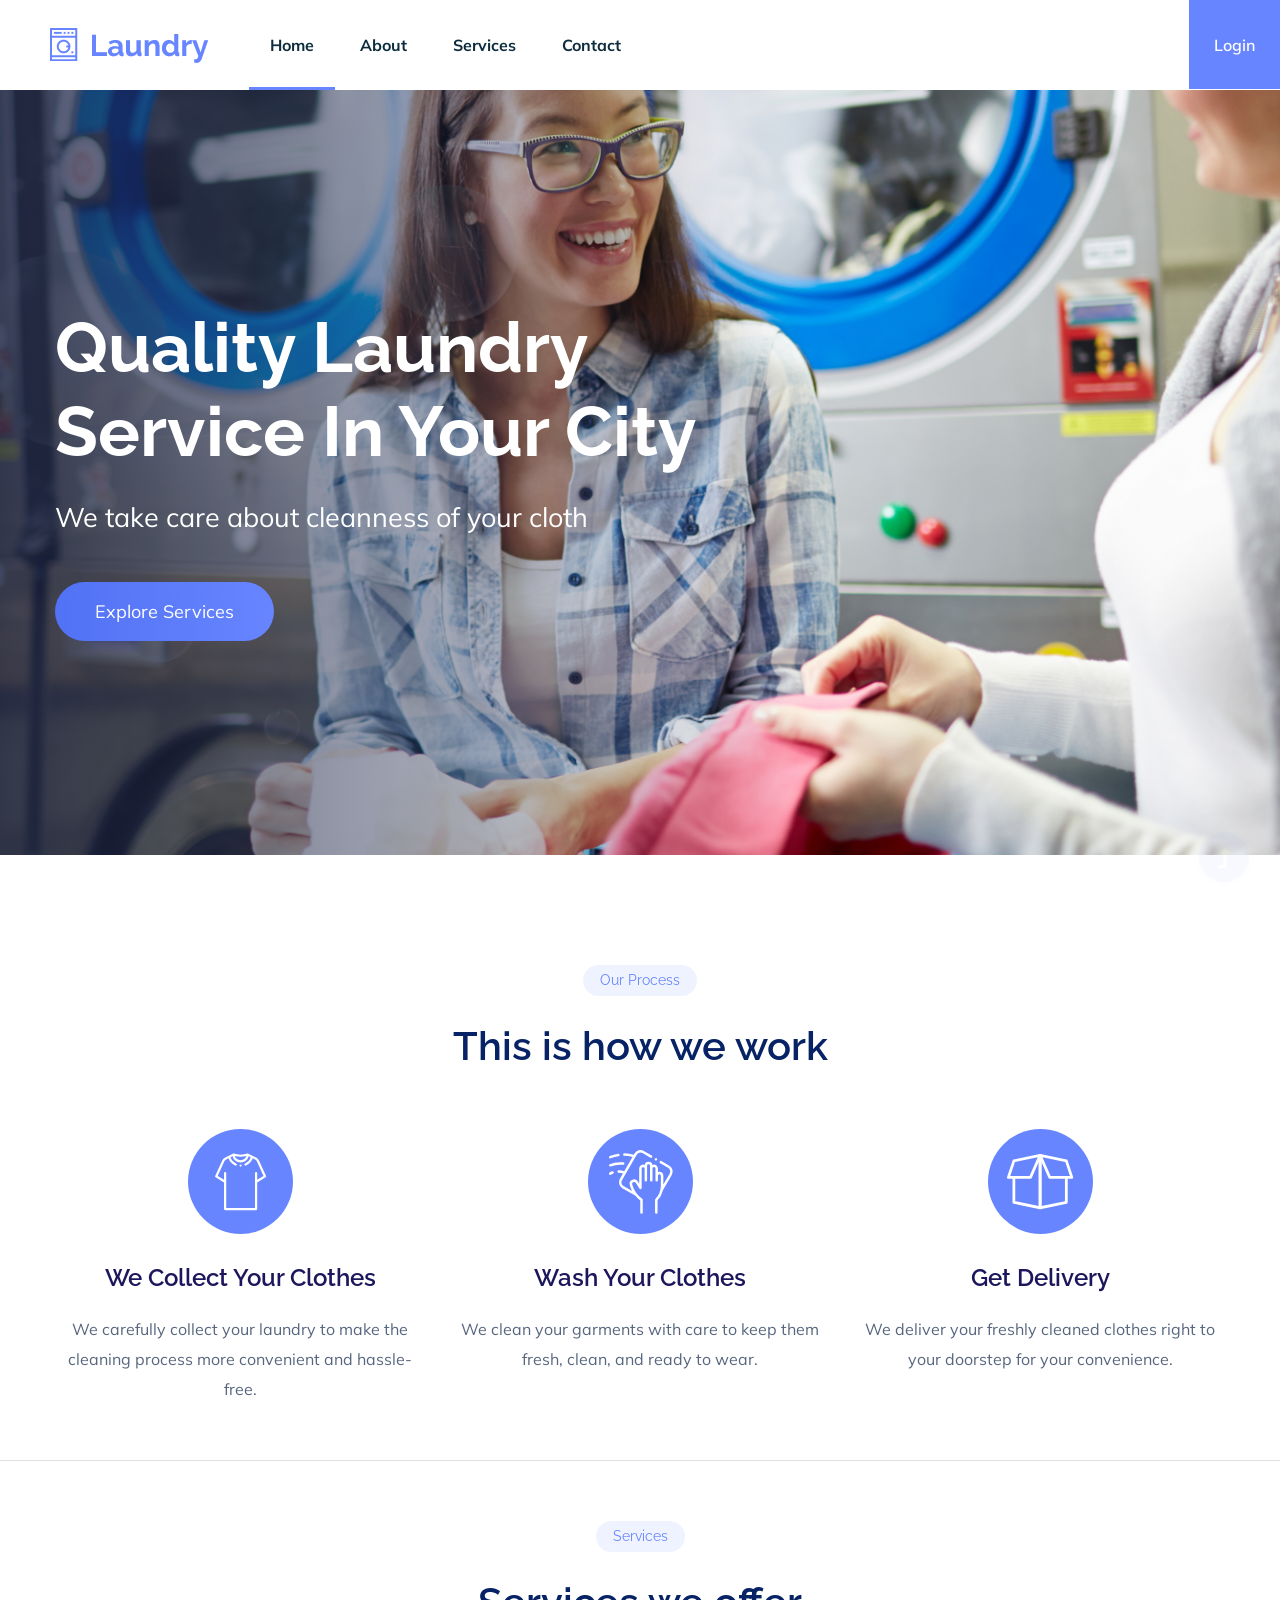
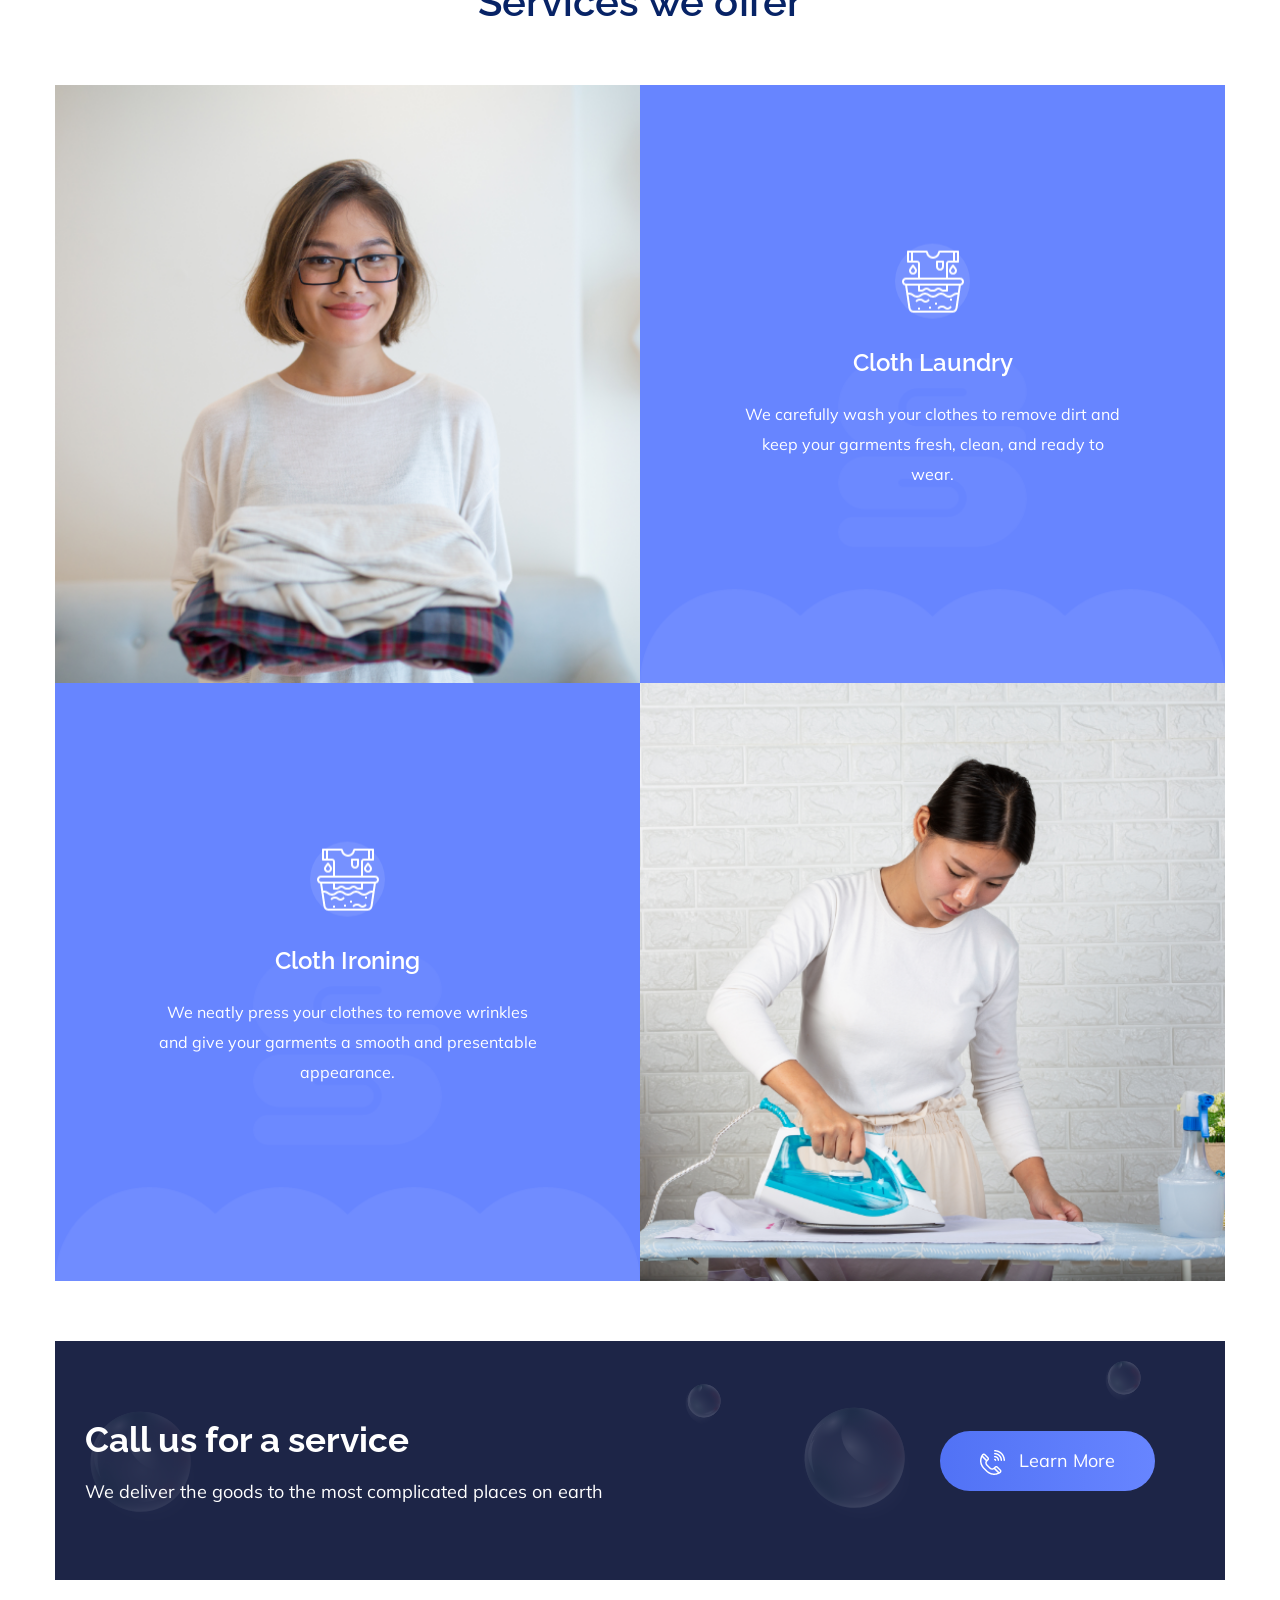
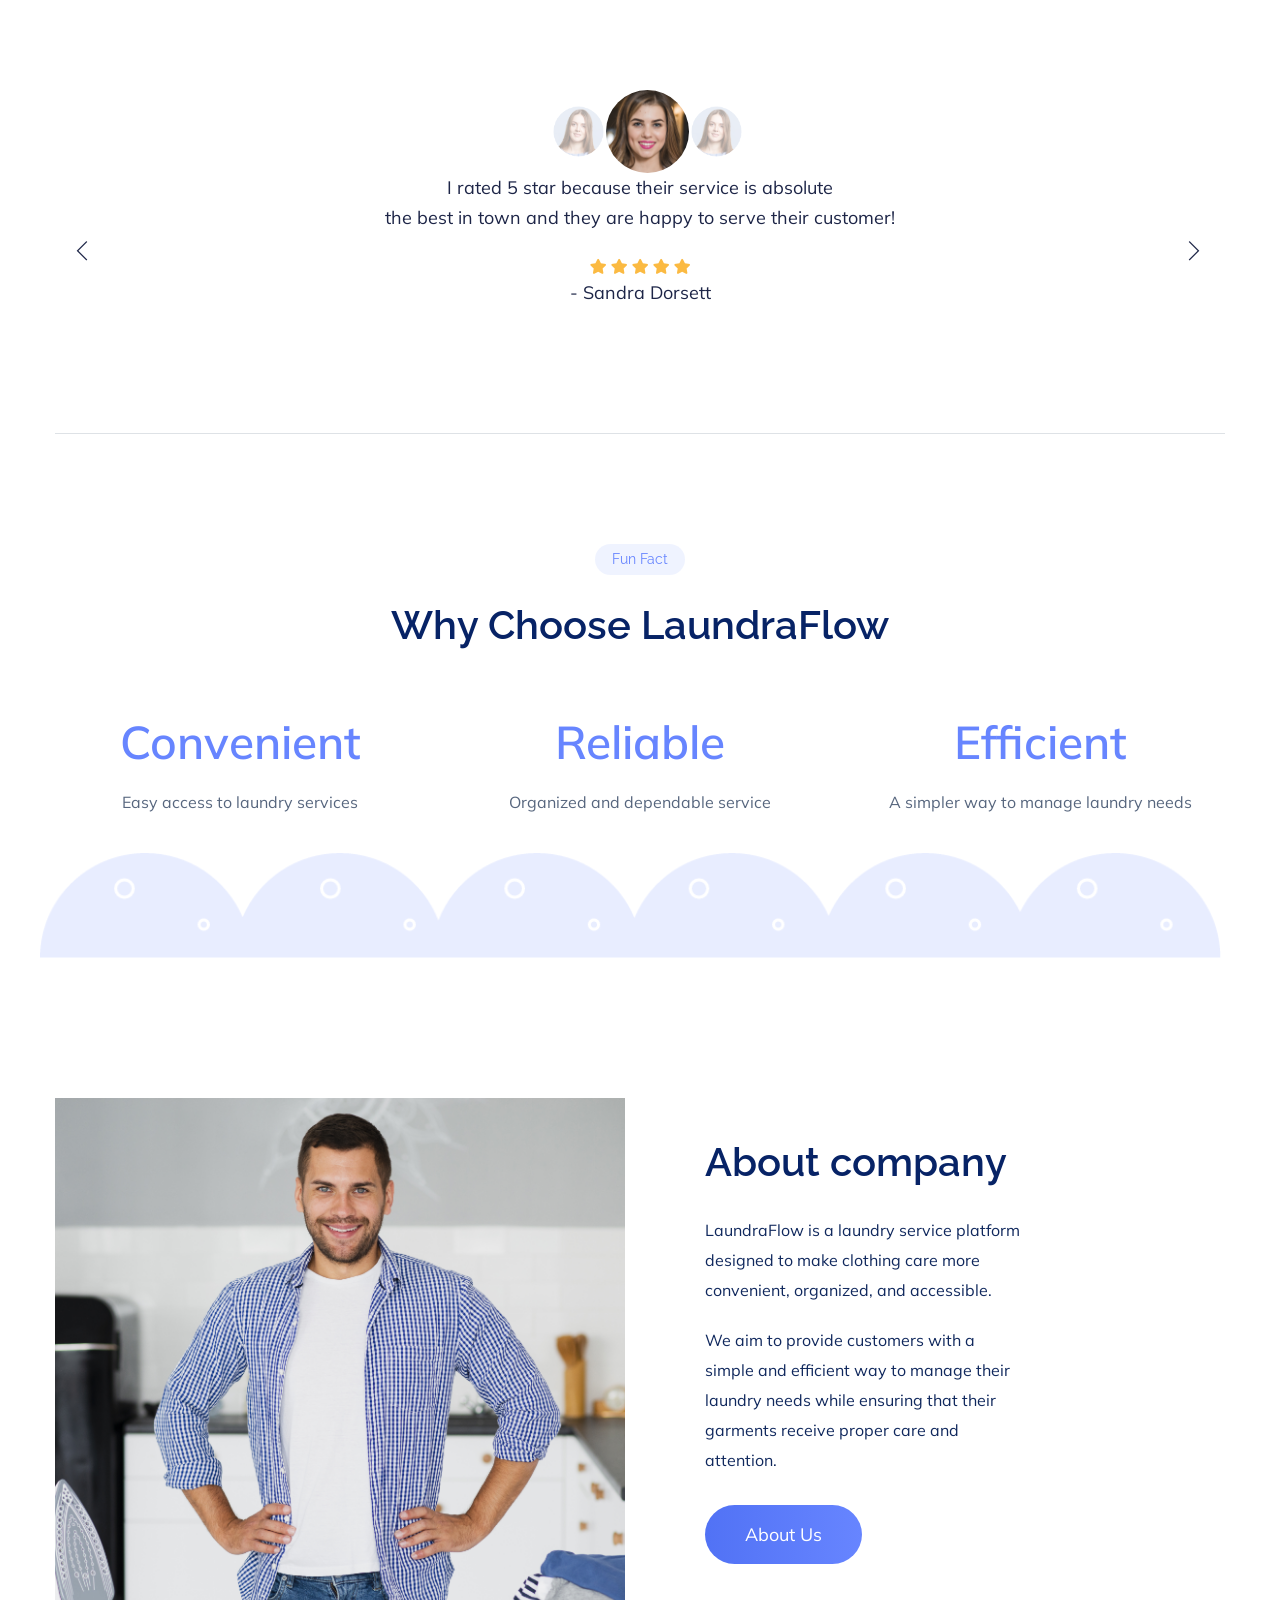
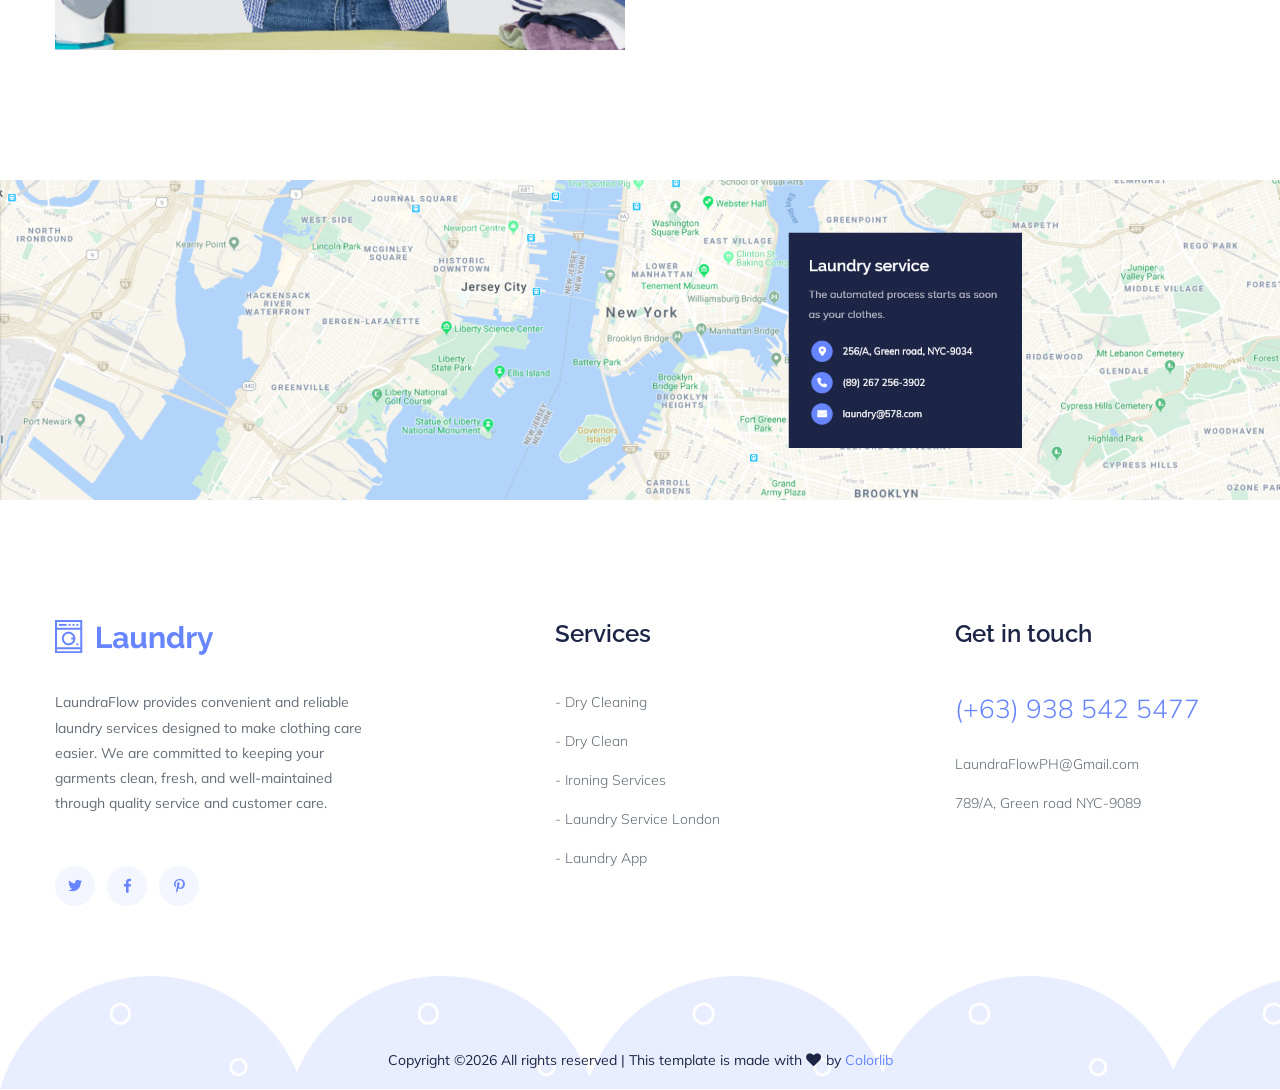
<file: index.html>
<!doctype html>
<html class="no-js" lang="zxx">
<head>
    <meta charset="utf-8">
    <meta http-equiv="x-ua-compatible" content="ie=edge">
    <title>LaundraFlow | Home</title>
    <meta name="description" content="">
    <meta name="viewport" content="width=device-width, initial-scale=1">
    <link rel="manifest" href="site.webmanifest">
    <link rel="shortcut icon" type="image/x-icon" href="assets/img/washicon.png">

    <!-- CSS here -->
    <link rel="stylesheet" href="assets/css/bootstrap.min.css">
    <link rel="stylesheet" href="assets/css/owl.carousel.min.css">
    <link rel="stylesheet" href="assets/css/slicknav.css">
    <link rel="stylesheet" href="assets/css/flaticon.css">
    <link rel="stylesheet" href="assets/css/progressbar_barfiller.css">
    <link rel="stylesheet" href="assets/css/gijgo.css">
    <link rel="stylesheet" href="assets/css/animate.min.css">
    <link rel="stylesheet" href="assets/css/animated-headline.css">
    <link rel="stylesheet" href="assets/css/magnific-popup.css">
    <link rel="stylesheet" href="assets/css/fontawesome-all.min.css">
    <link rel="stylesheet" href="assets/css/themify-icons.css">
    <link rel="stylesheet" href="assets/css/slick.css">
    <link rel="stylesheet" href="assets/css/nice-select.css">
    <link rel="stylesheet" href="assets/css/style.css">
    <link rel="stylesheet" href="assets/css/auth-modal.css">
</head>
<body>
    <!-- ? Preloader Start -->
    <div id="preloader-active">
        <div class="preloader d-flex align-items-center justify-content-center">
            <div class="preloader-inner position-relative">
                <div class="preloader-circle"></div>
                <div class="preloader-img pere-text">
                    <img src="assets/img/logo/loder.png" alt="">
                </div>
            </div>
        </div>
    </div>
    <!-- Preloader Start -->
    <header>
        <!-- Header Start -->
        <div class="header-area">
            <div class="main-header header-sticky">
                <!-- Logo -->
                <div class="header-left">
                    <div class="logo">
                        <a href="index.html"><img src="assets/img/logo/logo.png" alt=""></a>
                    </div>
                    <div class="menu-wrapper  d-flex align-items-center">
                        <!-- Main-menu -->
                        <div class="main-menu d-none d-lg-block">
                            <nav> 
                                <ul id="navigation">                                                                                          
                                    <li class="active"><a href="index.html">Home</a></li>
                                    <li><a href="about.html">About</a></li>
                                    <li><a href="services.html">Services</a></li>
                                    <li><a href="contact.html">Contact</a></li>
                                    <li class="lf-mobile-login-item"><a href="#" class="lf-auth-login-trigger">Login</a></li>
                                </ul>
                            </nav>
                        </div>
                    </div>
                </div> 
                <div class="header-right d-none d-lg-block">
                    <a href="#" class="header-btn2 lf-auth-login-trigger">Login</a>
                </div>
                <!-- Mobile Menu -->
                <div class="col-12">
                    <div class="mobile_menu d-block d-lg-none"></div>
                </div>
            </div>
        </div>
        <!-- Header End -->
    </header>
    <main>
        <!--? slider Area Start-->
        <section class="slider-area hero-overly">
            <div class="slider-active">
                <!-- Single Slider -->
                <div class="single-slider slider-height d-flex align-items-center">
                    <div class="container">
                        <div class="row">
                            <div class="col-xl-7 col-lg-9 col-md-10 col-sm-9">
                                <div class="hero__caption">
                                    <h1 data-animation="fadeInLeft" data-delay="0.2s">Quality laundry service in your city</h1>
                                    <p data-animation="fadeInLeft" data-delay="0.4s">We take care about cleanness of your cloth</p>
                                    <a href="services.html" class="btn hero-btn" data-animation="fadeInLeft" data-delay="0.7s">Explore Services</a>
                                </div>
                            </div>
                        </div>
                    </div>          
                </div>
            </div>
        </section>
        <!-- slider Area End-->
        <!--? Services Area Start -->
        <section class="services-area pt-top border-bottom pb-20 mb-60">
            <div class="container">
                <div class="row justify-content-center">
                    <div class="col-xl-7 col-lg-8">
                        <div class="section-tittle text-center mb-55">
                            <span class="element">Our Process</span>
                            <h2>This is how we work</h2>
                        </div>
                    </div>
                </div>
                <div class="row">
                    <div class="col-lg-4 col-md-6 col-sm-6">
                        <div class="single-cat text-center">
                            <div class="cat-icon">
                                <img src="assets/img/icon/services-icon1.svg" alt="">
                            </div>
                            <div class="cat-cap">
                                <h5><a href="services.html">We collect your clothes</a></h5>
                                <p>We carefully collect your laundry to make the cleaning process more convenient and hassle-free.</p>
                            </div>
                        </div>
                    </div>
                    <div class="col-lg-4 col-md-6 col-sm-6">
                        <div class="single-cat text-center">
                            <div class="cat-icon">
                                <img src="assets/img/icon/services-icon2.svg" alt="">
                            </div>
                            <div class="cat-cap">
                                <h5><a href="services.html">Wash your clothes</a></h5>
                                <p>We clean your garments with care to keep them fresh, clean, and ready to wear.</p>
                            </div>
                        </div>
                    </div>
                    <div class="col-lg-4 col-md-6 col-sm-6">
                        <div class="single-cat text-center">
                            <div class="cat-icon">
                                <img src="assets/img/icon/services-icon3.svg" alt="">
                            </div>
                            <div class="cat-cap">
                                <h5><a href="services.html">Get delivery</a></h5>
                                <p>We deliver your freshly cleaned clothes right to your doorstep for your convenience.</p>
                            </div>
                        </div>
                    </div>
                </div>
            </div>
        </section>
        <!-- Services End -->
        <!--? Offer-services Start  -->
        <section class="offer-services pb-bottom2">
            <div class="container">
                <div class="row justify-content-center">
                    <div class="col-xl-7 col-lg-8">
                        <div class="section-tittle text-center mb-55">
                            <span class="element">Services</span>
                            <h2>Services we offer</h2>
                        </div>
                    </div>
                </div>
                <div class="row no-gutters">
                    <div class="col-lg-6 col-md-6">
                        <div class="single-offers">
                            <img src="assets/img/gallery/offers1.png" alt="" class=" w-100">
                        </div>
                    </div>
                    <div class="col-lg-6 col-md-6">
                        <div class="single-offers">
                            <img src="assets/img/gallery/offers2.png" alt="" class=" w-100">
                            <div class="offers-caption text-center">
                                <div class="cat-icon">
                                    <img src="assets/img/icon/offers-icon1.png" alt="">
                                </div>
                                <div class="cat-cap">
                                    <h5><a href="services.html">Cloth laundry</a></h5>
                                    <p>We carefully wash your clothes to remove dirt and keep your garments fresh, clean, and ready to wear.</p>
                                </div>
                            </div>
                        </div>
                    </div>
                    <div class="col-lg-6 col-md-6">
                        <div class="single-offers">
                            <img src="assets/img/gallery/offers2.png" alt="" class=" w-100">
                            <div class="offers-caption text-center">
                                <div class="cat-icon">
                                    <img src="assets/img/icon/offers-icon1.png" alt="">
                                </div>
                                <div class="cat-cap">
                                    <h5><a href="services.html">Cloth ironing</a></h5>
                                    <p>We neatly press your clothes to remove wrinkles and give your garments a smooth and presentable appearance.</p>
                                </div>
                            </div>
                        </div>
                    </div>
                    <div class="col-lg-6 col-md-6">
                        <div class="single-offers">
                            <img src="assets/img/gallery/offers4.png" alt="" class=" w-100">
                        </div>
                    </div>
                </div>
            </div>
        </section>
        <!-- Offer-services End  -->
        <!--? Want To work -->
        <section class="container">
            <section class="wantToWork-area" data-background="assets/img/gallery/section_bg01.png">
                <div class="wants-wrapper w-padding2">
                    <div class="row align-items-center justify-content-between">
                        <div class="col-xl-8 col-lg-9 col-md-7">
                            <div class="wantToWork-caption wantToWork-caption2">
                                <h2>Call us for a service</h2>
                                <p>We deliver the goods to the most complicated places on earth</p>
                            </div>
                        </div>
                        <div class="col-xl-3 col-lg-3 col-md-5">
                            <a href="#" class="btn wantToWork-btn"><img src="assets/img/icon/call2.png" alt=""> Learn More</a>
                        </div>
                    </div>
                </div>
            </section>
        </section>
        <!-- Want To work End -->
        <!-- Testimonials_start -->
        <section class="testimonials-area testimonials-overly  position-relative">
            <div class="container">
                <div class="border-bottom section-padding40 ">
                    <div class="row">
                        <div class="col-xl-12 ">
                            <!-- testmonial-image -->
                            <div class="testmonial-nav text-center">
                                <div class="testmonial-thumb">
                                    <img src="assets/img/gallery/testimonila1.png" alt="">
                                </div>
                                <div class="testmonial-thumb">
                                    <img src="assets/img/gallery/testimonila2.png" alt="">
                                </div>
                                <div class="testmonial-thumb">
                                    <img src="assets/img/gallery/testimonila3.png" alt="">
                                </div>
                                <div class="testmonial-thumb">
                                    <img src="assets/img/gallery/testimonila2.png" alt="">
                                </div>
                            </div>
                            <div class="testmonial-item-active text-center">
                                <!-- testimonial-single-items -->
                                <div class="testmonial-item ">
                                    <p class="pera">I rated 5 star because their service is absolute<br>the best in town and they are happy to serve their customer!</p>
                                    <div class="rating">
                                        <i class="fas fa-star"></i>
                                        <i class="fas fa-star"></i>
                                        <i class="fas fa-star"></i>
                                        <i class="fas fa-star"></i>
                                        <i class="fas fa-star"></i>
                                    </div>
                                    <p> - Sandra Dorsett</p>
                                </div>
                                <!-- testimonial-single-items -->
                                <div class="testmonial-item ">
                                    <p class="pera">5 Star to the top!<br> Can't wait for more!</p>
                                    <div class="rating">
                                        <i class="fas fa-star"></i>
                                        <i class="fas fa-star"></i>
                                        <i class="fas fa-star"></i>
                                        <i class="fas fa-star"></i>
                                        <i class="fas fa-star"></i>
                                    </div>
                                    <p> - Alexandra Keith</p>
                                </div>
                                <!-- testimonial-single-items -->
                                <div class="testmonial-item ">
                                    <p class="pera">Of course customers are always right<br> 5 Stars for me handsdown, love their services</p>
                                    <div class="rating">
                                        <i class="fas fa-star"></i>
                                        <i class="fas fa-star"></i>
                                        <i class="fas fa-star"></i>
                                        <i class="fas fa-star"></i>
                                        <i class="fas fa-star"></i>
                                    </div>
                                    <p> - Michaella Kanae</p>
                                </div>
                            </div>
                        </div>
                    </div>
                </div>
            </div>
        </section>
        <!-- Testimonials_end -->
        <!--? Company achievement Start -->
        <section class="services-area section-padding40 fix">
            <div class="container">
                <div class="row justify-content-center">
                    <div class="col-xl-7 col-lg-8">
                        <div class="section-tittle text-center mb-55">
                            <span class="element">Fun Fact</span>
                            <h2>Why Choose LaundraFlow</h2>
                        </div>
                    </div>
                </div>
                <div class="row">
                    <div class="col-lg-4 col-md-6 col-sm-6">
                        <div class="single-cat text-center">
                            <div class="cat-cap">
                                <span>Convenient</span>
                                <p>Easy access to laundry services</p>
                            </div>
                        </div>
                    </div>
                    <div class="col-lg-4 col-md-6 col-sm-6">
                        <div class="single-cat text-center">
                            <div class="cat-cap">
                                <span>Reliable</span>
                                <p>Organized and dependable service</p>
                            </div>
                        </div>
                    </div>
                    <div class="col-lg-4 col-md-6 col-sm-6">
                        <div class="single-cat text-center">
                            <div class="cat-cap">
                                <span>Efficient</span>
                                <p>A simpler way to manage laundry needs</p>
                            </div>
                        </div>
                    </div>
                    <div class="row">
                        <div class="col-lg-12">
                            <div class="bottom-bt">
                                <img src="assets/img/gallery/company-bg.png" alt="">
                            </div>
                        </div>
                    </div>
                </div>
            </div>
        </section>
        <!-- Company achievement End -->
        <!--? About Area  -->
        <section class="about-area2 pb-bottom mt-30">
            <div class="container">
                <div class="row align-items-center">
                    <div class="col-lg-6 col-md-12">
                        <!-- about-img -->
                        <div class="about-img ">
                            <img src="assets/img/gallery/about1.png" alt="">
                        </div>
                    </div>
                    <div class="col-lg-4 col-md-12">
                        <div class="about-caption mb-50">
                            <!-- Section Tittle -->
                            <div class="section-tittle mb-25">
                                <h2>About company</h2>
                            </div>
                            <p class="mb-20">
                                LaundraFlow is a laundry service platform designed to make clothing care more convenient, organized, and accessible.
                            </p>
                            <p class="mb-30">We aim to provide customers with a simple and efficient way to manage their laundry needs while ensuring that their garments receive proper care and attention.</p>

                            <a href="about.html" class="btn">About Us</a>
                        </div>
                    </div>
                </div>
            </div>
        </section>
        <!-- About Area End -->
        <!--?  Map Area start  -->
        <div class="Map-area">
            <img src="assets/img/gallery/Map.png" alt="" class="w-100">
        </div>
        <!-- Map Area End -->
    </main>
    <footer>
        <!-- Footer Start-->
        <div class="footer-area footer-padding">
            <div class="container">
                <div class="row d-flex justify-content-between">
                    <div class="col-xl-4 col-lg-4 col-md-4 col-sm-6">
                     <div class="single-footer-caption mb-50">
                       <div class="single-footer-caption mb-30">
                        <!-- logo -->
                        <div class="footer-logo mb-35">
                            <a href="index.html"><img src="assets/img/logo/logo2_footer.png" alt=""></a>
                        </div>
                        <div class="footer-tittle">
                            <div class="footer-pera">
                                <p>LaundraFlow provides convenient and reliable laundry services designed to make clothing care easier. We are committed to keeping your garments clean, fresh, and well-maintained through quality service and customer care.</p>
                            </div>
                        </div>
                        <!-- social -->
                        <div class="footer-social">
                            <a href="#"><i class="fab fa-twitter"></i></a>
                            <a href="https://bit.ly/sai4ull"><i class="fab fa-facebook-f"></i></a>
                            <a href="#"><i class="fab fa-pinterest-p"></i></a>
                        </div>
                    </div>
                </div>
            </div>
            <div class="col-xl-3 col-lg-4 col-md-4 col-sm-6">
                <div class="single-footer-caption mb-50">
                    <div class="footer-tittle">
                        <h4>Services </h4>
                        <ul>
                            <li><a href="#">- Dry Cleaning</a></li>
                            <li><a href="#">- Dry Clean</a></li>
                            <li><a href="#">- Ironing Services</a></li>
                            <li><a href="#">- Laundry Service London</a></li>
                            <li><a href="#">- Laundry App</a></li>
                        </ul>
                    </div>
                </div>
            </div>
            <div class="col-xl-3 col-lg-4 col-md-4 col-sm-6">
                <div class="single-footer-caption mb-50">
                    <div class="footer-tittle">
                        <h4>Get in touch</h4>
                        <ul>
                            <li class="number"><a href="#">(+63) 938 542 5477</a></li>
                            <li><a href="#">LaundraFlowPH@Gmail.com</a></li>
                            <li><a href="#">789/A, Green road NYC-9089</a></li>
                        </ul>
                    </div>
                </div>
            </div>
        </div>
    </div>
</div>
<!-- footer-bottom area -->
<div class="footer-bottom-area section-bg2" data-background="assets/img/gallery/footer-bg.png">
    <div class="container">
        <div class="footer-border">
           <div class="row d-flex align-items-center">
               <div class="col-xl-12 ">
                   <div class="footer-copy-right text-center">
                       <p><!-- Link back to Colorlib can't be removed. Template is licensed under CC BY 3.0. -->
                          Copyright &copy;<script>document.write(new Date().getFullYear());</script> All rights reserved | This template is made with <i class="fa fa-heart" aria-hidden="true"></i> by <a href="https://colorlib.com" target="_blank">Colorlib</a>
                          <!-- Link back to Colorlib can't be removed. Template is licensed under CC BY 3.0. --></p>
                      </div>
                  </div>
              </div>
          </div>
      </div>
  </div>
  <!-- Footer End-->
</footer>
<!-- Scroll Up -->
<div id="back-top" >
    <a title="Go to Top" href="#"> <i class="fas fa-level-up-alt"></i></a>
</div>
<!-- LaundraFlow Login and Registration Popup -->
<div class="lf-auth-overlay" id="lfAuthOverlay" aria-hidden="true">

    <div class="lf-auth-card" id="lfAuthCard"
         role="dialog" aria-modal="true"
         aria-labelledby="lfLoginTitle">

        <!-- Close Button -->
        <button type="button" class="lf-auth-close"
                id="lfAuthClose" aria-label="Close">
            <i class="fas fa-times"></i>
        </button>

        <!-- LOGIN FORM -->
        <div class="lf-auth-view lf-auth-login-view">

            <h2 id="lfLoginTitle">Login</h2>

            <form class="lf-auth-form">

                <div class="lf-auth-field">
                    <input type="email" name="email"
                           placeholder=" " required
                           autocomplete="email">
                    <label>Email</label>
                    <i class="fas fa-envelope lf-auth-icon"></i>
                </div>

                <div class="lf-auth-field">
                    <input type="password" id="lfLoginPassword"
                           name="password" placeholder=" "
                           required autocomplete="current-password">
                    <label>Password</label>

                    <button type="button"
                            class="lf-auth-password-toggle"
                            data-target="lfLoginPassword"
                            aria-label="Show password">
                        <i class="fas fa-eye"></i>
                    </button>
                </div>

                <div class="lf-auth-options">
                    <label>
                        <input type="checkbox" name="remember">
                        Remember me
                    </label>

                    <a href="#" class="lf-auth-forgot-link">Forgot Password?</a>
                </div>

                <button type="submit" class="lf-auth-submit">
                    Login
                </button>

                <p class="lf-auth-status" aria-live="polite"></p>

                <div class="lf-auth-switch">
                    <p>
                        Don't have an account?
                        <a href="#" class="lf-auth-register-link">
                            Register
                        </a>
                    </p>
                </div>

            </form>
        </div>

        <!-- REGISTRATION FORM -->
        <div class="lf-auth-view lf-auth-register-view">

            <h2>Registration</h2>

            <form class="lf-auth-form">

                <div class="lf-auth-field">
                    <input type="text" name="username"
                           placeholder=" " required
                           autocomplete="username">
                    <label>Username</label>
                    <i class="fas fa-user lf-auth-icon"></i>
                </div>

                <div class="lf-auth-field">
                    <input type="email" name="email"
                           placeholder=" " required
                           autocomplete="email">
                    <label>Email</label>
                    <i class="fas fa-envelope lf-auth-icon"></i>
                </div>

                <div class="lf-auth-field">
                    <input type="password" id="lfRegisterPassword"
                           name="password" placeholder=" "
                           required autocomplete="new-password">
                    <label>Password</label>

                    <button type="button"
                            class="lf-auth-password-toggle"
                            data-target="lfRegisterPassword"
                            aria-label="Show password">
                        <i class="fas fa-eye"></i>
                    </button>
                </div>

                <div class="lf-auth-terms">
                    <label>
                        <input type="checkbox" required>
                        I agree to the terms & conditions
                    </label>
                </div>

                <button type="submit" class="lf-auth-submit">
                    Register
                </button>

                <p class="lf-auth-status" aria-live="polite"></p>

                <div class="lf-auth-switch">
                    <p>
                        Already have an account?
                        <a href="#" class="lf-auth-login-link">
                            Login
                        </a>
                    </p>
                </div>

            </form>
        </div>
<!-- FORGOT PASSWORD FORM -->
<div class="lf-auth-view lf-auth-forgot-view">

    <h2>Forgot Password?</h2>

    <p class="lf-auth-description">
        Enter your registered email address to request
        a password reset.
    </p>

    <form class="lf-auth-forgot-form">

        <div class="lf-auth-field">
            <input type="email"
                   name="email"
                   placeholder=" "
                   required
                   autocomplete="email">

            <label>Email Address</label>

            <i class="fas fa-envelope lf-auth-icon"></i>
        </div>

        <button type="submit" class="lf-auth-submit">
            Send Reset Link
        </button>

        <p class="lf-auth-status" aria-live="polite"></p>

        <div class="lf-auth-switch">
            <p>
                Remember your password?
                <a href="#" class="lf-auth-back-login-link">
                    Login
                </a>
            </p>
        </div>

    </form>
</div>
<!-- END FORGOT PASSWORD FORM -->
    </div>
</div>
<!-- End LaundraFlow Authentication Popup -->

<!-- JS here -->

<script src="./assets/js/vendor/modernizr-3.5.0.min.js"></script>
<!-- Jquery, Popper, Bootstrap -->
<script src="./assets/js/vendor/jquery-1.12.4.min.js"></script>
<script src="./assets/js/popper.min.js"></script>
<script src="./assets/js/bootstrap.min.js"></script>
<!-- Jquery Mobile Menu -->
<script src="./assets/js/jquery.slicknav.min.js"></script>

<!-- Jquery Slick , Owl-Carousel Plugins -->
<script src="./assets/js/owl.carousel.min.js"></script>
<script src="./assets/js/slick.min.js"></script>
<!-- One Page, Animated-HeadLin -->
<script src="./assets/js/wow.min.js"></script>
<script src="./assets/js/animated.headline.js"></script>
<script src="./assets/js/jquery.magnific-popup.js"></script>

<!-- Date Picker -->
<script src="./assets/js/gijgo.min.js"></script>
<!-- Nice-select, sticky -->
<script src="./assets/js/jquery.nice-select.min.js"></script>
<script src="./assets/js/jquery.sticky.js"></script>
<!-- Progress -->
<script src="./assets/js/jquery.barfiller.js"></script>

<!-- counter , waypoint,Hover Direction -->
<script src="./assets/js/jquery.counterup.min.js"></script>
<script src="./assets/js/waypoints.min.js"></script>
<script src="./assets/js/jquery.countdown.min.js"></script>
<script src="./assets/js/hover-direction-snake.min.js"></script>

<!-- contact js -->
<script src="./assets/js/contact.js"></script>
<script src="./assets/js/jquery.form.js"></script>
<script src="./assets/js/jquery.validate.min.js"></script>
<script src="./assets/js/mail-script.js"></script>
<script src="./assets/js/jquery.ajaxchimp.min.js"></script>

<!-- Jquery Plugins, main Jquery -->	
<script src="./assets/js/plugins.js"></script>
<script src="./assets/js/main.js"></script>
<script src="./assets/js/auth-modal.js"></script>

</body>
</html>
</file>
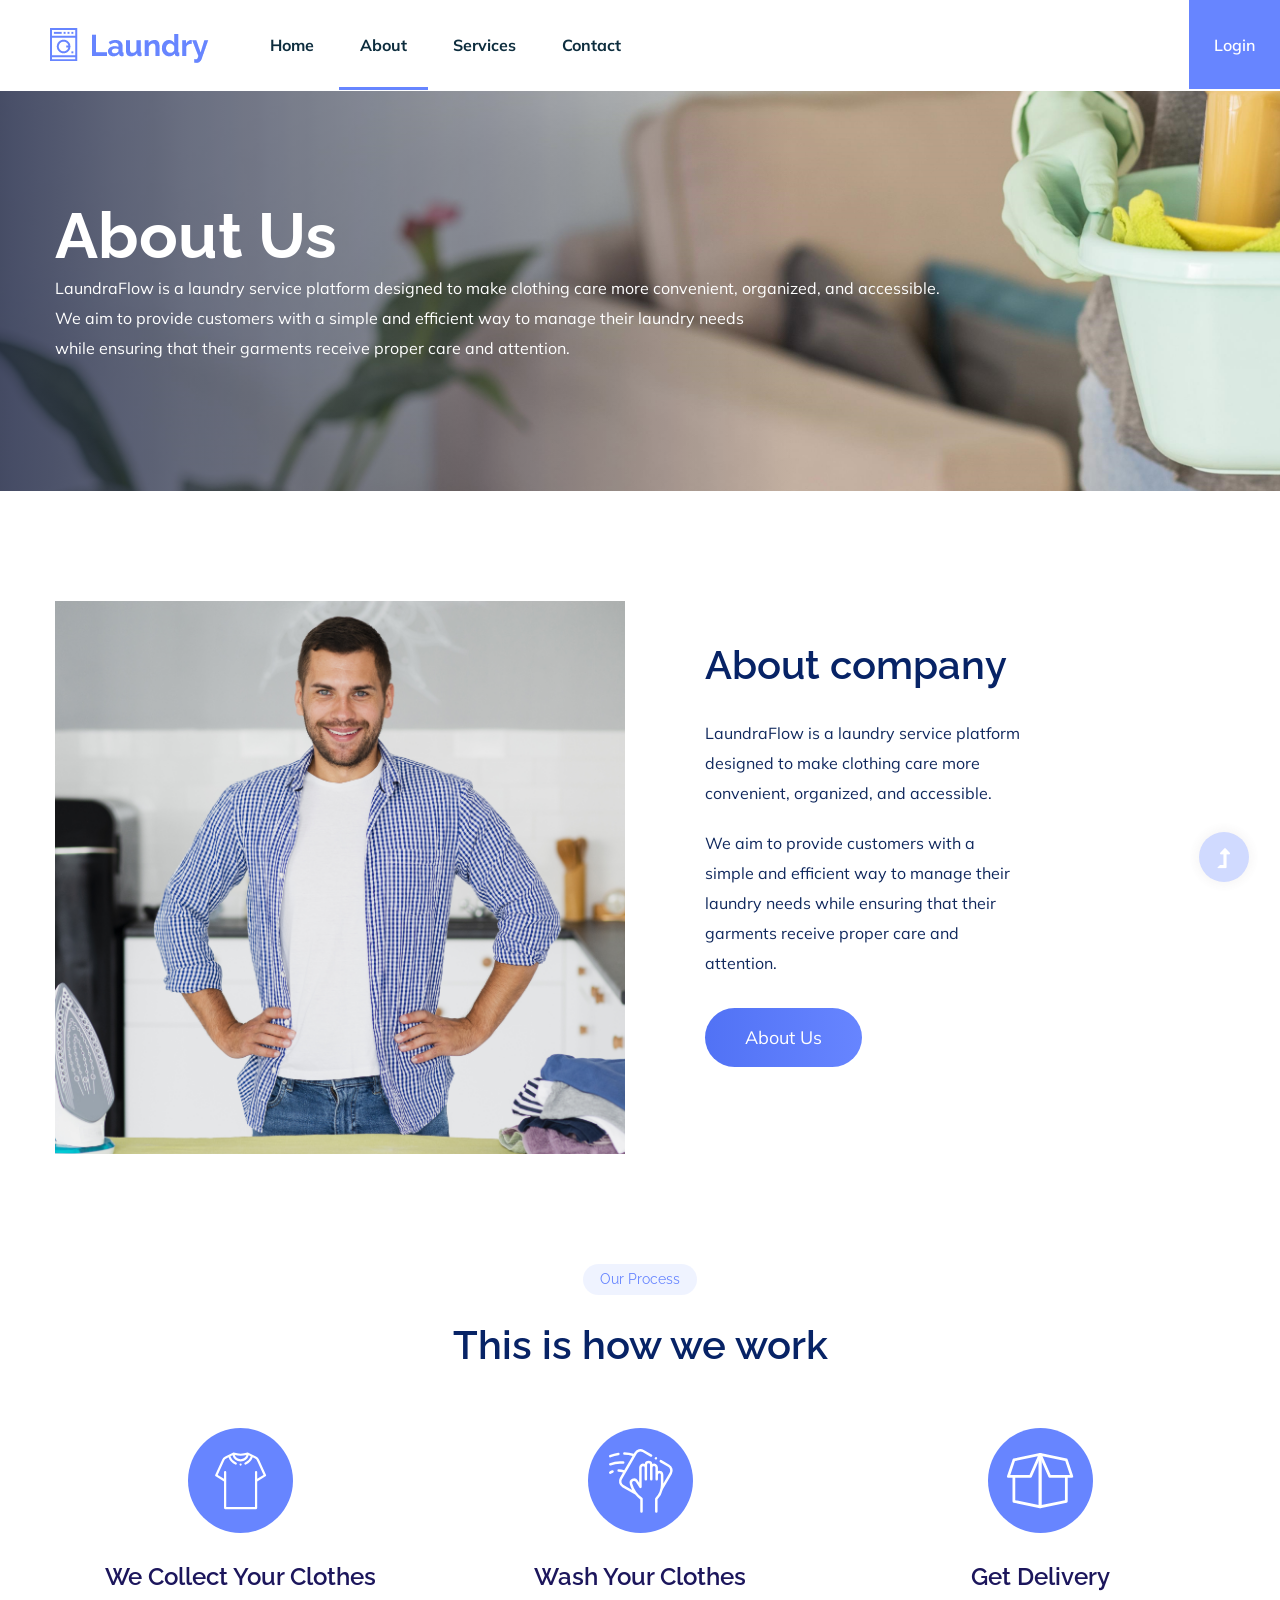
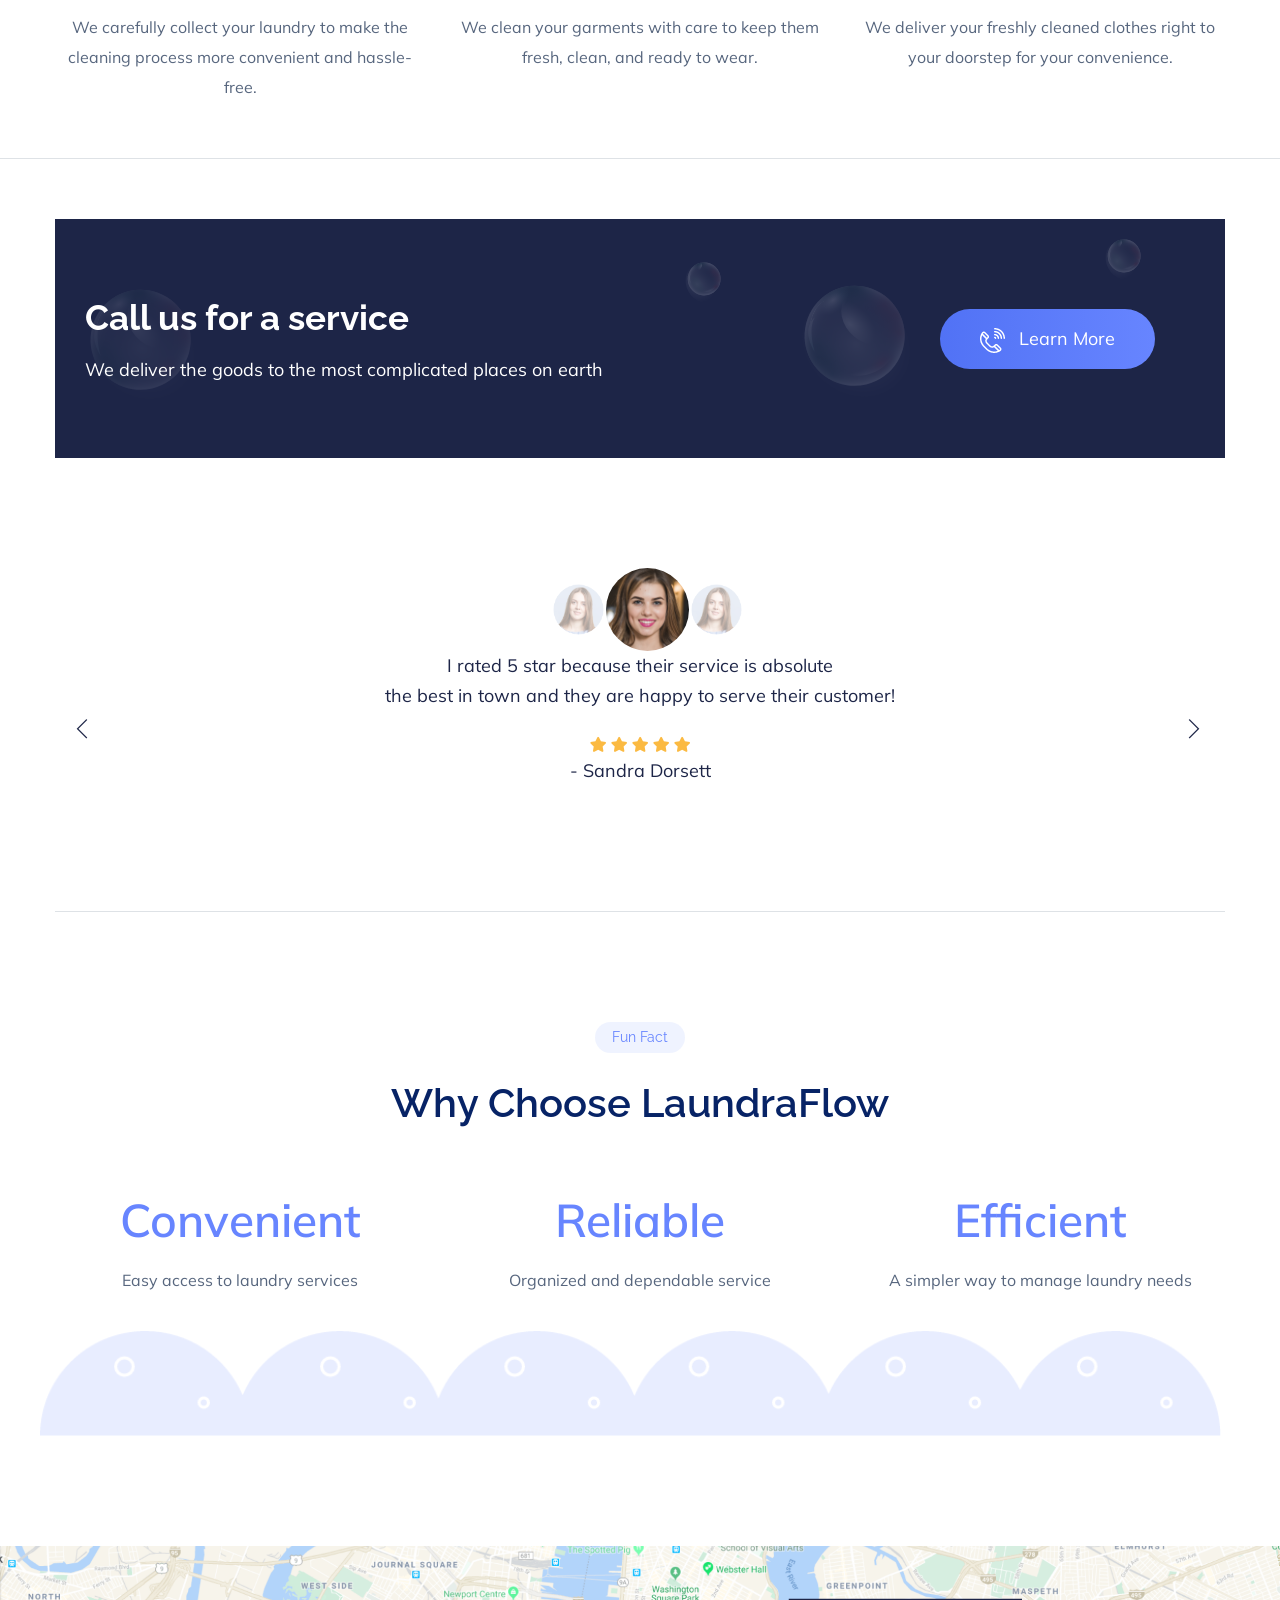
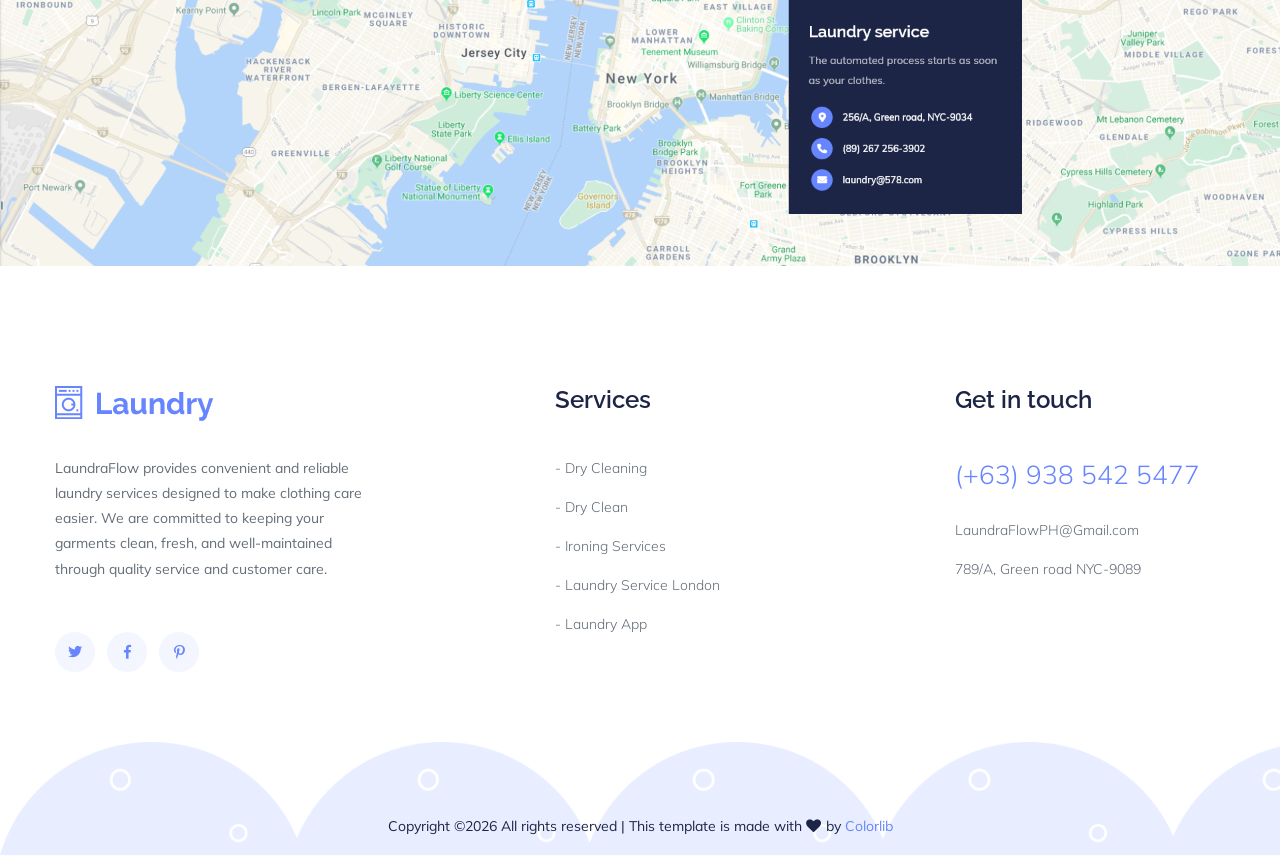
<file: about.html>
<!doctype html>
<html class="no-js" lang="zxx">
<head>
    <meta charset="utf-8">
    <meta http-equiv="x-ua-compatible" content="ie=edge">
    <title>LaundraFlow | About</title>
    <meta name="description" content="">
    <meta name="viewport" content="width=device-width, initial-scale=1">
    <link rel="manifest" href="site.webmanifest">
    <link rel="shortcut icon" type="image/x-icon" href="assets/img/washicon.png">

    <!-- CSS here -->
    <link rel="stylesheet" href="assets/css/bootstrap.min.css">
    <link rel="stylesheet" href="assets/css/owl.carousel.min.css">
    <link rel="stylesheet" href="assets/css/slicknav.css">
    <link rel="stylesheet" href="assets/css/flaticon.css">
    <link rel="stylesheet" href="assets/css/progressbar_barfiller.css">
    <link rel="stylesheet" href="assets/css/gijgo.css">
    <link rel="stylesheet" href="assets/css/animate.min.css">
    <link rel="stylesheet" href="assets/css/animated-headline.css">
    <link rel="stylesheet" href="assets/css/magnific-popup.css">
    <link rel="stylesheet" href="assets/css/fontawesome-all.min.css">
    <link rel="stylesheet" href="assets/css/themify-icons.css">
    <link rel="stylesheet" href="assets/css/slick.css">
    <link rel="stylesheet" href="assets/css/nice-select.css">
    <link rel="stylesheet" href="assets/css/style.css">
    <link rel="stylesheet" href="assets/css/auth-modal.css">
    <link rel="stylesheet" href="assets/css/style2.css">
</head>
<body>
    <!-- ? Preloader Start -->
    <div id="preloader-active">
        <div class="preloader d-flex align-items-center justify-content-center">
            <div class="preloader-inner position-relative">
                <div class="preloader-circle"></div>
                <div class="preloader-img pere-text">
                    <img src="assets/img/logo/loder.png" alt="">
                </div>
            </div>
        </div>
    </div>
    <!-- Preloader Start -->
    <header>
        <!-- Header Start -->
        <div class="header-area">
            <div class="main-header header-sticky">
                <!-- Logo -->
                <div class="header-left">
                    <div class="logo">
                        <a href="index.html"><img src="assets/img/logo/logo.png" alt=""></a>
                    </div>
                    <div class="menu-wrapper  d-flex align-items-center">
                        <!-- Main-menu -->
                        <div class="main-menu d-none d-lg-block">
                            <nav> 
                                <ul id="navigation">                                                                                          
                                    <li><a href="index.html">Home</a></li>
                                    <li class="active"><a href="about.html">About</a></li>
                                    <li><a href="services.html">Services</a></li>
                                    <li><a href="contact.html">Contact</a></li>
                                    <li class="lf-mobile-login-item"><a href="#" class="lf-auth-login-trigger">Login</a></li>
                                </ul>
                            </nav>
                        </div>
                    </div>
                </div> 
                <div class="header-right d-none d-lg-block">
                    <a href="#" class="header-btn2 lf-auth-login-trigger">Login</a>
                </div>
                <!-- Mobile Menu -->
                <div class="col-12">
                    <div class="mobile_menu d-block d-lg-none"></div>
                </div>
            </div>
        </div>
        <!-- Header End -->
    </header>
    <main>
        <!--? Hero Start -->
        <div class="slider-area2 section-bg2 hero-overly" data-background="assets/img/hero/hero2.png">
            <div class="slider-height2 d-flex align-items-center">
                <div class="container">
                    <div class="row">
                        <div class="col-xl-12">
                            <div class="hero-cap hero-cap2">
                                <h2>About us</h2>
                                <p class="about-subtitle">LaundraFlow is a laundry service platform designed to make clothing care more convenient, organized, and accessible.<br> We aim to provide customers with a simple and efficient way to manage their laundry needs<br> while ensuring that their garments receive proper care and attention.</p>
                            </div>
                        </div>
                    </div>
                </div>
            </div>
        </div>
        <!-- Hero End -->
        <!--? About Area  -->
        <section class="about-area2 section-padding40">
            <div class="container">
                <div class="row align-items-center">
                    <div class="col-lg-6 col-md-12">
                        <!-- about-img -->
                        <div class="about-img ">
                            <img src="assets/img/gallery/about1.png" alt="">
                        </div>
                    </div>
                    <div class="col-lg-4 col-md-12">
                        <div class="about-caption mb-50">
                            <!-- Section Tittle -->
                            <div class="section-tittle mb-25">
                                <h2>About company</h2>
                            </div>
                            <p class="mb-20">
                                LaundraFlow is a laundry service platform designed to make clothing care more convenient, organized, and accessible.
                            </p>
                            <p class="mb-30">We aim to provide customers with a simple and efficient way to manage their laundry needs while ensuring that their garments receive proper care and attention.</p>

                            <a href="about.html" class="btn">About Us</a>
                        </div>
                    </div>
                </div>
            </div>
        </section>
        <!-- About Area End -->
        <!--? Services Area Start -->
        <section class="services-area border-bottom pb-20 mb-60">
            <div class="container">
                <div class="row justify-content-center">
                    <div class="col-xl-7 col-lg-8">
                        <div class="section-tittle text-center mb-55">
                            <span class="element">Our Process</span>
                            <h2>This is how we work</h2>
                        </div>
                    </div>
                </div>
                <div class="row">
                    <div class="col-lg-4 col-md-6 col-sm-6">
                        <div class="single-cat text-center">
                            <div class="cat-icon">
                                <img src="assets/img/icon/services-icon1.svg" alt="">
                            </div>
                            <div class="cat-cap">
                                <h5><a href="services.html">We collect your clothes</a></h5>
                                <p>We carefully collect your laundry to make the cleaning process more convenient and hassle-free.</p>
                            </div>
                        </div>
                    </div>
                    <div class="col-lg-4 col-md-6 col-sm-6">
                        <div class="single-cat text-center">
                            <div class="cat-icon">
                                <img src="assets/img/icon/services-icon2.svg" alt="">
                            </div>
                            <div class="cat-cap">
                                <h5><a href="services.html">Wash your clothes</a></h5>
                                <p>We clean your garments with care to keep them fresh, clean, and ready to wear.</p>
                            </div>
                        </div>
                    </div>
                    <div class="col-lg-4 col-md-6 col-sm-6">
                        <div class="single-cat text-center">
                            <div class="cat-icon">
                                <img src="assets/img/icon/services-icon3.svg" alt="">
                            </div>
                            <div class="cat-cap">
                                <h5><a href="services.html">Get delivery</a></h5>
                                <p>We deliver your freshly cleaned clothes right to your doorstep for your convenience.</p>
                            </div>
                        </div>
                    </div>
                </div>
            </div>
        </section>
        <!-- Services End -->
        <!--? Want To work -->
        <section class="container">
            <section class="wantToWork-area" data-background="assets/img/gallery/section_bg01.png">
                <div class="wants-wrapper w-padding2">
                    <div class="row align-items-center justify-content-between">
                        <div class="col-xl-8 col-lg-9 col-md-7">
                            <div class="wantToWork-caption wantToWork-caption2">
                                <h2>Call us for a service</h2>
                                <p>We deliver the goods to the most complicated places on earth</p>
                            </div>
                        </div>
                        <div class="col-xl-3 col-lg-3 col-md-5">
                            <a href="#" class="btn wantToWork-btn"><img src="assets/img/icon/call2.png" alt=""> Learn More</a>
                        </div>
                    </div>
                </div>
            </section>
        </section>
        <!-- Want To work End -->
        <!--? Testimonials_start -->
        <section class="testimonials-area testimonials-overly  position-relative">
            <div class="container">
                <div class="border-bottom section-padding40 ">
                    <div class="row">
                        <div class="col-xl-12 ">
                            <!-- testmonial-image -->
                            <div class="testmonial-nav text-center">
                                <div class="testmonial-thumb">
                                    <img src="assets/img/gallery/testimonila1.png" alt="">
                                </div>
                                <div class="testmonial-thumb">
                                    <img src="assets/img/gallery/testimonila2.png" alt="">
                                </div>
                                <div class="testmonial-thumb">
                                    <img src="assets/img/gallery/testimonila3.png" alt="">
                                </div>
                                <div class="testmonial-thumb">
                                    <img src="assets/img/gallery/testimonila2.png" alt="">
                                </div>
                            </div>
                            <div class="testmonial-item-active text-center">
                                <!-- testimonial-single-items -->
                                <div class="testmonial-item ">
                                    <p class="pera">I rated 5 star because their service is absolute<br> the best in town and they are happy to serve their customer!</p>
                                    <div class="rating">
                                        <i class="fas fa-star"></i>
                                        <i class="fas fa-star"></i>
                                        <i class="fas fa-star"></i>
                                        <i class="fas fa-star"></i>
                                        <i class="fas fa-star"></i>
                                    </div>
                                    <p> - Sandra Dorsett</p>
                                </div>
                                <!-- testimonial-single-items -->
                                <div class="testmonial-item ">
                                    <p class="pera">5 Star to the top!<br> Can't wait for more!</p>
                                    <div class="rating">
                                        <i class="fas fa-star"></i>
                                        <i class="fas fa-star"></i>
                                        <i class="fas fa-star"></i>
                                        <i class="fas fa-star"></i>
                                        <i class="fas fa-star"></i>
                                    </div>
                                    <p> - Alexandra Keith</p>
                                </div>
                                <!-- testimonial-single-items -->
                                <div class="testmonial-item ">
                                    <p class="pera">Of course customers are always right<br> 5 Stars for me handsdown, love their services</p>
                                    <div class="rating">
                                        <i class="fas fa-star"></i>
                                        <i class="fas fa-star"></i>
                                        <i class="fas fa-star"></i>
                                        <i class="fas fa-star"></i>
                                        <i class="fas fa-star"></i>
                                    </div>
                                    <p> - Michaella Kanae</p>
                                </div>
                            </div>
                        </div>
                    </div>
                </div>
            </div>
        </section>
        <!-- Testimonials_end -->
        <!--? Company achievement Start -->
        <section class="services-area section-padding40 fix">
            <div class="container">
                <div class="row justify-content-center">
                    <div class="col-xl-7 col-lg-8">
                        <div class="section-tittle text-center mb-55">
                            <span class="element">Fun Fact</span>
                            <h2>Why Choose LaundraFlow</h2>
                        </div>
                    </div>
                </div>
                <div class="row">
                    <div class="col-lg-4 col-md-6 col-sm-6">
                        <div class="single-cat text-center">
                            <div class="cat-cap">
                                <span>Convenient</span>
                                <p>Easy access to laundry services</p>
                            </div>
                        </div>
                    </div>
                    <div class="col-lg-4 col-md-6 col-sm-6">
                        <div class="single-cat text-center">
                            <div class="cat-cap">
                                <span>Reliable</span>
                                <p>Organized and dependable service</p>
                            </div>
                        </div>
                    </div>
                    <div class="col-lg-4 col-md-6 col-sm-6">
                        <div class="single-cat text-center">
                            <div class="cat-cap">
                                <span>Efficient</span>
                                <p>A simpler way to manage laundry needs</p>
                            </div>
                        </div>
                    </div>
                    <div class="row">
                        <div class="col-lg-12">
                            <div class="bottom-bt">
                                <img src="assets/img/gallery/company-bg.png" alt="">
                            </div>
                        </div>
                    </div>
                </div>
            </div>
        </section>
        <!-- Company achievement End -->
        <!--?  Map Area start  -->
        <div class="Map-area">
            <img src="assets/img/gallery/Map.png" alt="" class="w-100">
        </div>
        <!-- Map Area End -->
    </main>
    <footer>
        <!-- Footer Start-->
        <div class="footer-area footer-padding">
            <div class="container">
                <div class="row d-flex justify-content-between">
                    <div class="col-xl-4 col-lg-4 col-md-4 col-sm-6">
                     <div class="single-footer-caption mb-50">
                       <div class="single-footer-caption mb-30">
                        <!-- logo -->
                        <div class="footer-logo mb-35">
                            <a href="index.html"><img src="assets/img/logo/logo2_footer.png" alt=""></a>
                        </div>
                        <div class="footer-tittle">
                            <div class="footer-pera">
                                <p>LaundraFlow provides convenient and reliable laundry services designed to make clothing care easier. We are committed to keeping your garments clean, fresh, and well-maintained through quality service and customer care.</p>
                            </div>
                        </div>
                        <!-- social -->
                        <div class="footer-social">
                            <a href="#"><i class="fab fa-twitter"></i></a>
                            <a href="https://bit.ly/sai4ull"><i class="fab fa-facebook-f"></i></a>
                            <a href="#"><i class="fab fa-pinterest-p"></i></a>
                        </div>
                    </div>
                </div>
            </div>
            <div class="col-xl-3 col-lg-4 col-md-4 col-sm-6">
                <div class="single-footer-caption mb-50">
                    <div class="footer-tittle">
                        <h4>Services </h4>
                        <ul>
                            <li><a href="#">- Dry Cleaning</a></li>
                            <li><a href="#">- Dry Clean</a></li>
                            <li><a href="#">- Ironing Services</a></li>
                            <li><a href="#">- Laundry Service London</a></li>
                            <li><a href="#">- Laundry App</a></li>
                        </ul>
                    </div>
                </div>
            </div>
            <div class="col-xl-3 col-lg-4 col-md-4 col-sm-6">
                <div class="single-footer-caption mb-50">
                    <div class="footer-tittle">
                        <h4>Get in touch</h4>
                        <ul>
                            <li class="number"><a href="#">(+63) 938 542 5477</a></li>
                            <li><a href="#">LaundraFlowPH@Gmail.com</a></li>
                            <li><a href="#">789/A, Green road NYC-9089</a></li>
                        </ul>
                    </div>
                </div>
            </div>
        </div>
    </div>
</div>
<!-- footer-bottom area -->
<div class="footer-bottom-area section-bg2" data-background="assets/img/gallery/footer-bg.png">
    <div class="container">
        <div class="footer-border">
           <div class="row d-flex align-items-center">
               <div class="col-xl-12 ">
                   <div class="footer-copy-right text-center">
                       <p><!-- Link back to Colorlib can't be removed. Template is licensed under CC BY 3.0. -->
                          Copyright &copy;<script>document.write(new Date().getFullYear());</script> All rights reserved | This template is made with <i class="fa fa-heart" aria-hidden="true"></i> by <a href="https://colorlib.com" target="_blank">Colorlib</a>
                          <!-- Link back to Colorlib can't be removed. Template is licensed under CC BY 3.0. --></p>
                      </div>
                  </div>
              </div>
          </div>
      </div>
  </div>
  <!-- Footer End-->
</footer>
<!-- Scroll Up -->
<div id="back-top" >
    <a title="Go to Top" href="#"> <i class="fas fa-level-up-alt"></i></a>
</div>
<!-- LaundraFlow Login and Registration Popup -->
<div class="lf-auth-overlay" id="lfAuthOverlay" aria-hidden="true">

    <div class="lf-auth-card" id="lfAuthCard"
         role="dialog" aria-modal="true"
         aria-labelledby="lfLoginTitle">

        <!-- Close Button -->
        <button type="button" class="lf-auth-close"
                id="lfAuthClose" aria-label="Close">
            <i class="fas fa-times"></i>
        </button>

        <!-- LOGIN FORM -->
        <div class="lf-auth-view lf-auth-login-view">

            <h2 id="lfLoginTitle">Login</h2>

            <form class="lf-auth-form">

                <div class="lf-auth-field">
                    <input type="email" name="email"
                           placeholder=" " required
                           autocomplete="email">
                    <label>Email</label>
                    <i class="fas fa-envelope lf-auth-icon"></i>
                </div>

                <div class="lf-auth-field">
                    <input type="password" id="lfLoginPassword"
                           name="password" placeholder=" "
                           required autocomplete="current-password">
                    <label>Password</label>

                    <button type="button"
                            class="lf-auth-password-toggle"
                            data-target="lfLoginPassword"
                            aria-label="Show password">
                        <i class="fas fa-eye"></i>
                    </button>
                </div>

                <div class="lf-auth-options">
                    <label>
                        <input type="checkbox" name="remember">
                        Remember me
                    </label>

                    <a href="#" class="lf-auth-forgot-link">Forgot Password?</a>
                </div>

                <button type="submit" class="lf-auth-submit">
                    Login
                </button>

                <p class="lf-auth-status" aria-live="polite"></p>

                <div class="lf-auth-switch">
                    <p>
                        Don't have an account?
                        <a href="#" class="lf-auth-register-link">
                            Register
                        </a>
                    </p>
                </div>

            </form>
        </div>

        <!-- REGISTRATION FORM -->
        <div class="lf-auth-view lf-auth-register-view">

            <h2>Registration</h2>

            <form class="lf-auth-form">

                <div class="lf-auth-field">
                    <input type="text" name="username"
                           placeholder=" " required
                           autocomplete="username">
                    <label>Username</label>
                    <i class="fas fa-user lf-auth-icon"></i>
                </div>

                <div class="lf-auth-field">
                    <input type="email" name="email"
                           placeholder=" " required
                           autocomplete="email">
                    <label>Email</label>
                    <i class="fas fa-envelope lf-auth-icon"></i>
                </div>

                <div class="lf-auth-field">
                    <input type="password" id="lfRegisterPassword"
                           name="password" placeholder=" "
                           required autocomplete="new-password">
                    <label>Password</label>

                    <button type="button"
                            class="lf-auth-password-toggle"
                            data-target="lfRegisterPassword"
                            aria-label="Show password">
                        <i class="fas fa-eye"></i>
                    </button>
                </div>

                <div class="lf-auth-terms">
                    <label>
                        <input type="checkbox" required>
                        I agree to the terms & conditions
                    </label>
                </div>

                <button type="submit" class="lf-auth-submit">
                    Register
                </button>

                <p class="lf-auth-status" aria-live="polite"></p>

                <div class="lf-auth-switch">
                    <p>
                        Already have an account?
                        <a href="#" class="lf-auth-login-link">
                            Login
                        </a>
                    </p>
                </div>

            </form>
        </div>
<!-- FORGOT PASSWORD FORM -->
<div class="lf-auth-view lf-auth-forgot-view">

    <h2>Forgot Password?</h2>

    <p class="lf-auth-description">
        Enter your registered email address to request
        a password reset.
    </p>

    <form class="lf-auth-forgot-form">

        <div class="lf-auth-field">
            <input type="email"
                   name="email"
                   placeholder=" "
                   required
                   autocomplete="email">

            <label>Email Address</label>

            <i class="fas fa-envelope lf-auth-icon"></i>
        </div>

        <button type="submit" class="lf-auth-submit">
            Send Reset Link
        </button>

        <p class="lf-auth-status" aria-live="polite"></p>

        <div class="lf-auth-switch">
            <p>
                Remember your password?
                <a href="#" class="lf-auth-back-login-link">
                    Login
                </a>
            </p>
        </div>

    </form>
</div>
<!-- END FORGOT PASSWORD FORM -->
    </div>
</div>
<!-- End LaundraFlow Authentication Popup -->

<!-- JS here -->

<script src="./assets/js/vendor/modernizr-3.5.0.min.js"></script>
<!-- Jquery, Popper, Bootstrap -->
<script src="./assets/js/vendor/jquery-1.12.4.min.js"></script>
<script src="./assets/js/popper.min.js"></script>
<script src="./assets/js/bootstrap.min.js"></script>
<!-- Jquery Mobile Menu -->
<script src="./assets/js/jquery.slicknav.min.js"></script>

<!-- Jquery Slick , Owl-Carousel Plugins -->
<script src="./assets/js/owl.carousel.min.js"></script>
<script src="./assets/js/slick.min.js"></script>
<!-- One Page, Animated-HeadLin -->
<script src="./assets/js/wow.min.js"></script>
<script src="./assets/js/animated.headline.js"></script>
<script src="./assets/js/jquery.magnific-popup.js"></script>

<!-- Date Picker -->
<script src="./assets/js/gijgo.min.js"></script>
<!-- Nice-select, sticky -->
<script src="./assets/js/jquery.nice-select.min.js"></script>
<script src="./assets/js/jquery.sticky.js"></script>
<!-- Progress -->
<script src="./assets/js/jquery.barfiller.js"></script>

<!-- counter , waypoint,Hover Direction -->
<script src="./assets/js/jquery.counterup.min.js"></script>
<script src="./assets/js/waypoints.min.js"></script>
<script src="./assets/js/jquery.countdown.min.js"></script>
<script src="./assets/js/hover-direction-snake.min.js"></script>

<!-- contact js -->
<script src="./assets/js/contact.js"></script>
<script src="./assets/js/jquery.form.js"></script>
<script src="./assets/js/jquery.validate.min.js"></script>
<script src="./assets/js/mail-script.js"></script>
<script src="./assets/js/jquery.ajaxchimp.min.js"></script>

<!-- Jquery Plugins, main Jquery -->	
<script src="./assets/js/plugins.js"></script>
<script src="./assets/js/main.js"></script>
<script src="./assets/js/auth-modal.js"></script>

</body>
</html>
</file>
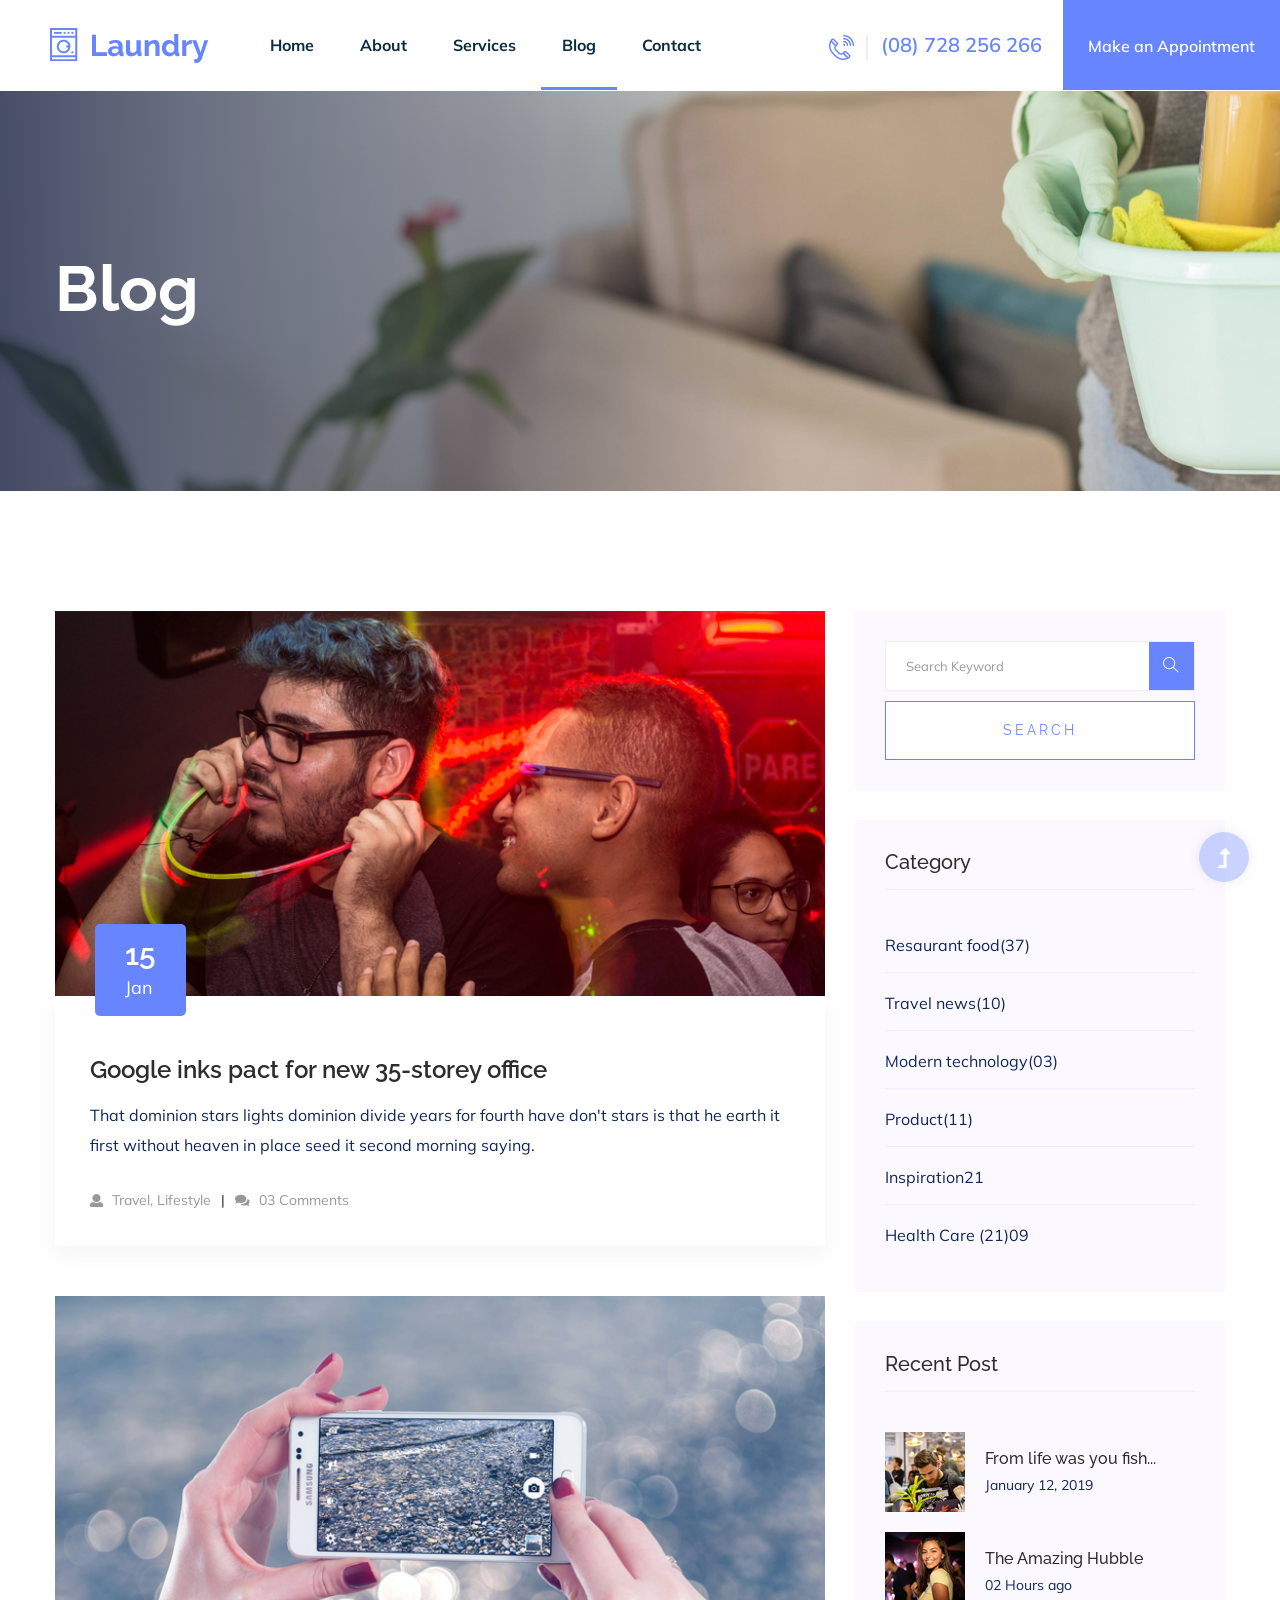
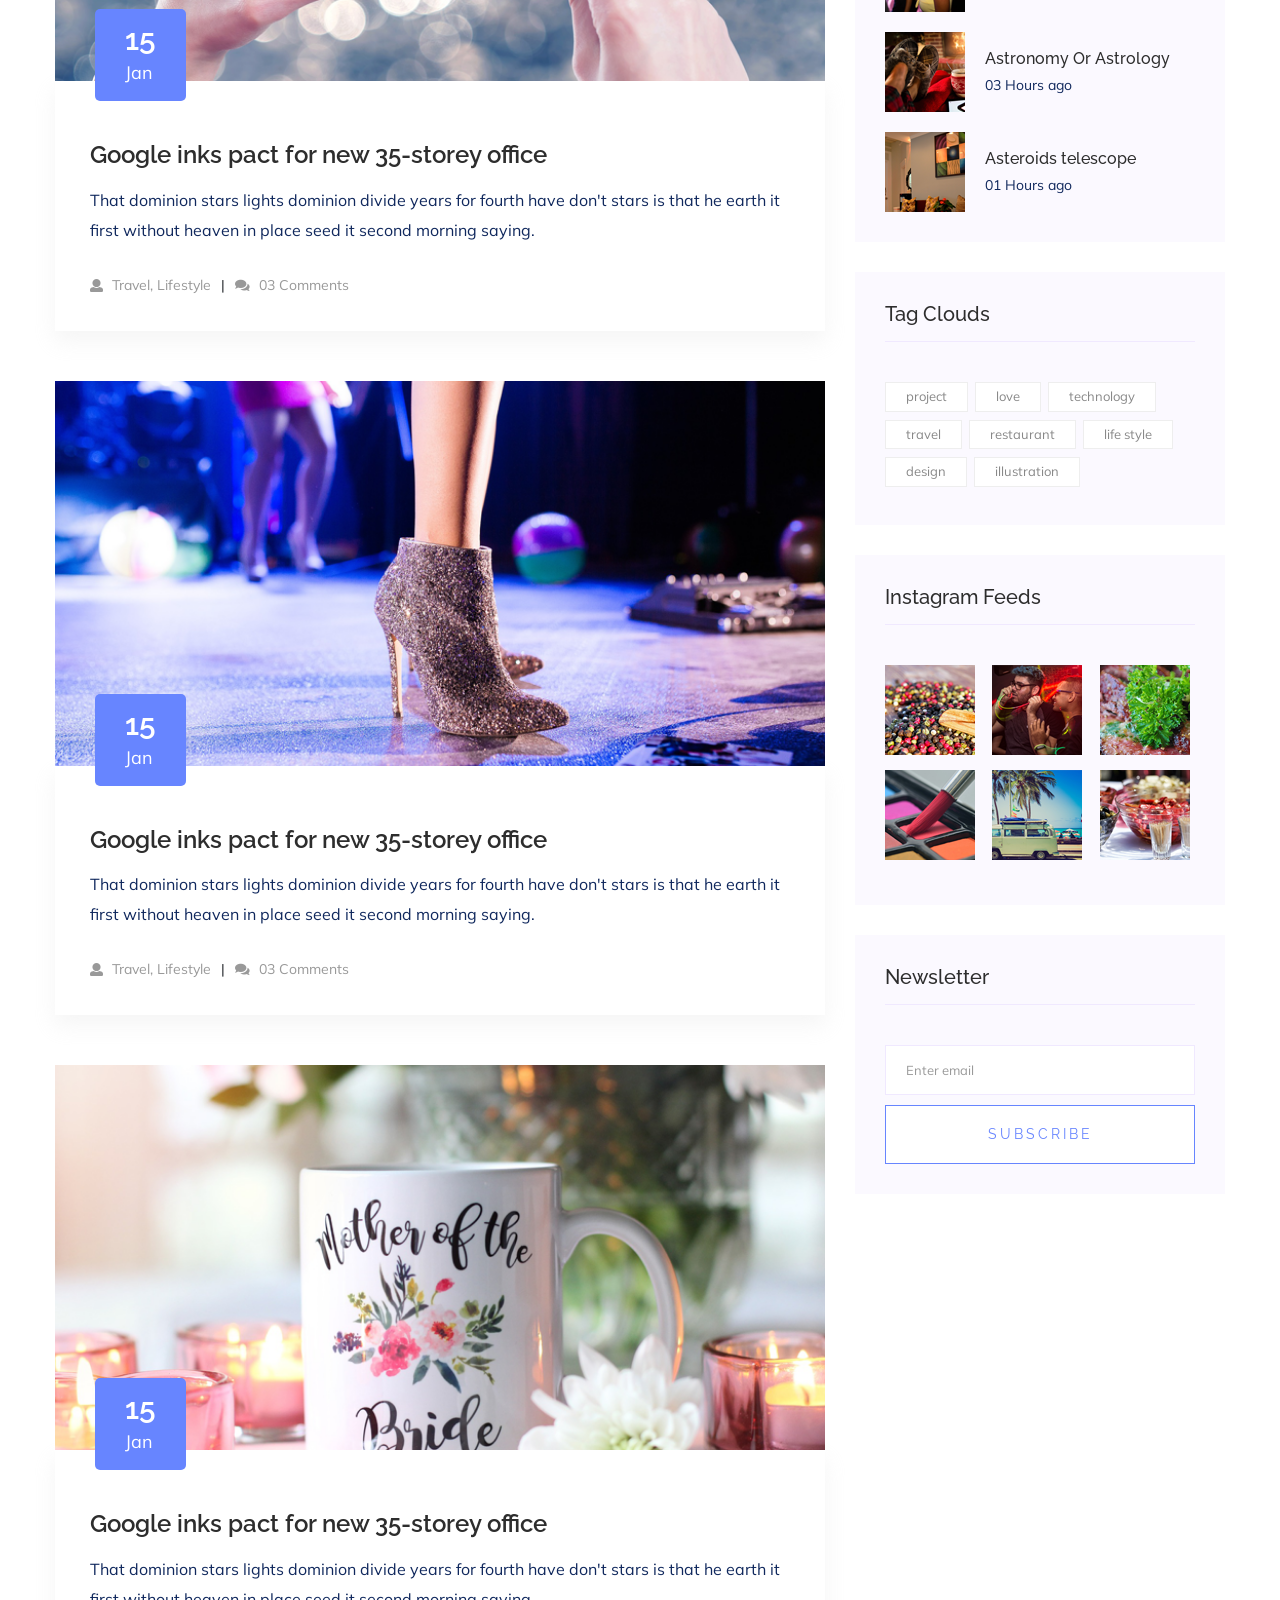
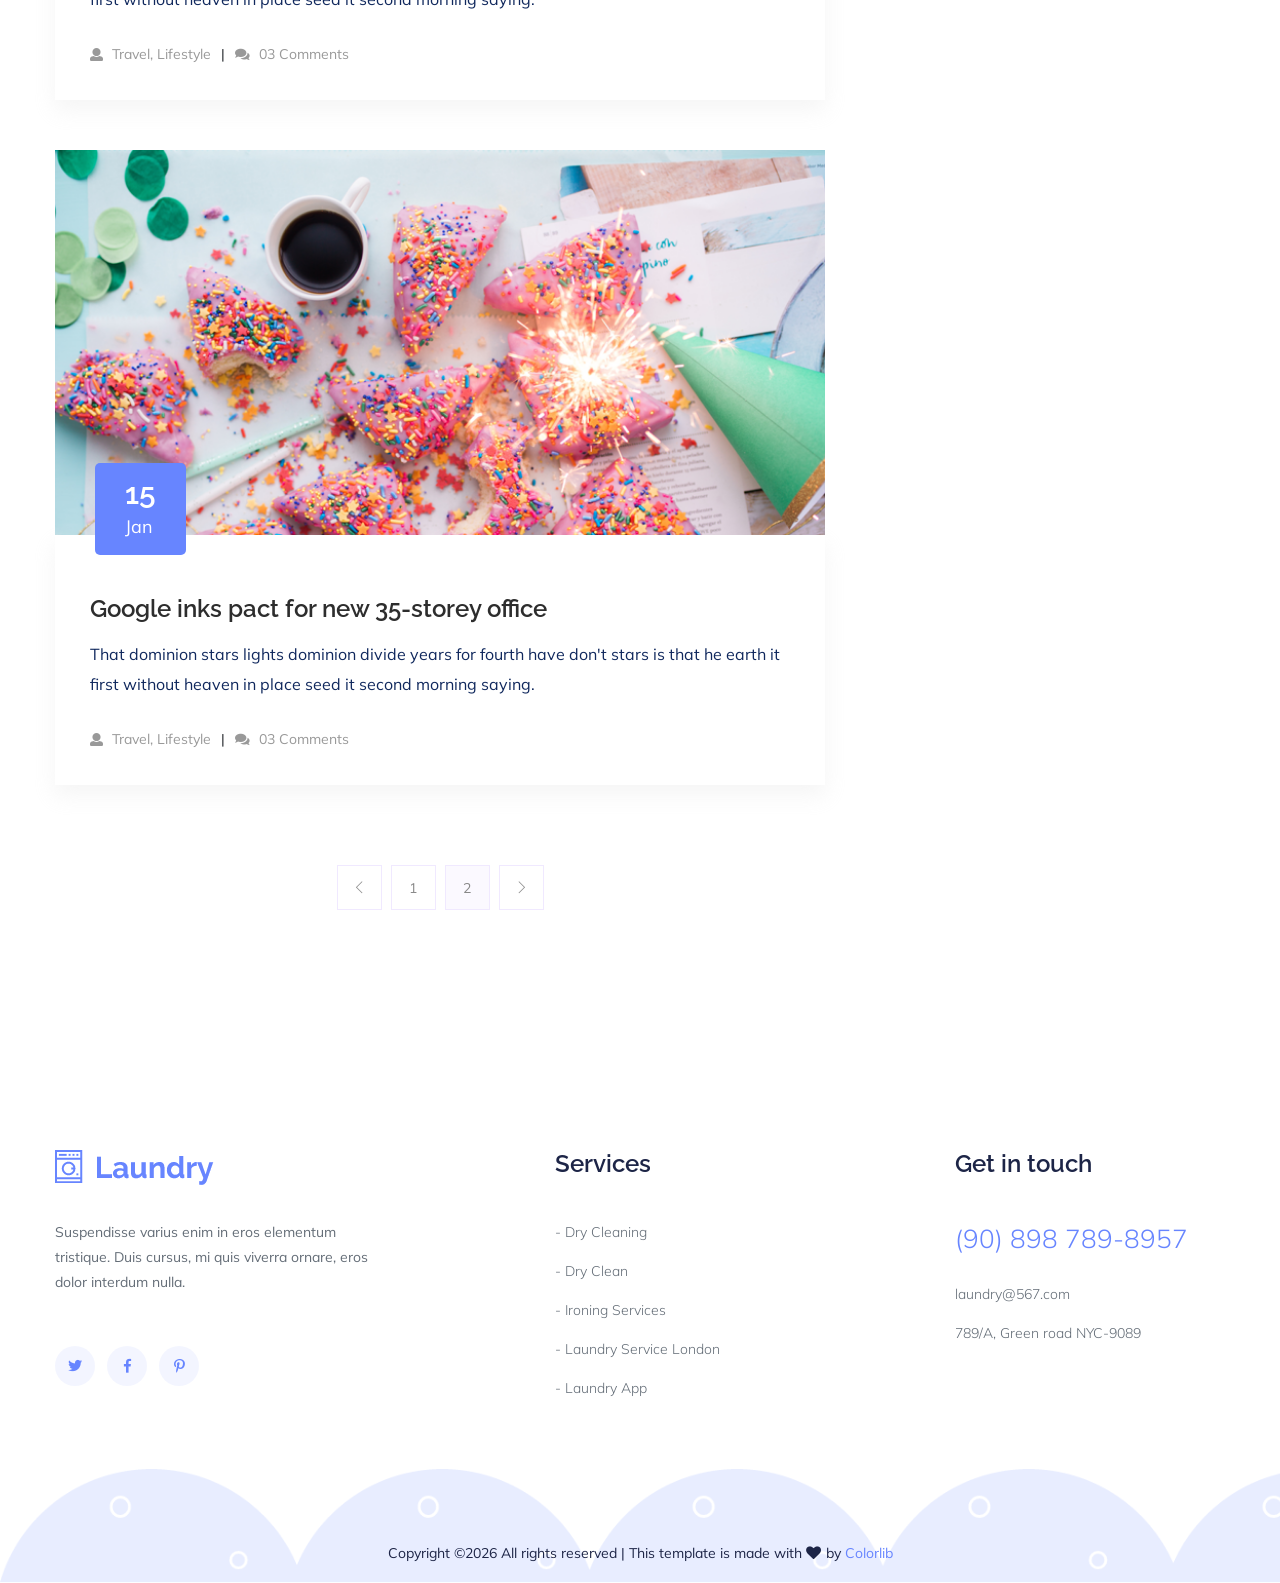
<file: blog.html>
<!doctype html>
<html class="no-js" lang="zxx">
<head>
    <meta charset="utf-8">
    <meta http-equiv="x-ua-compatible" content="ie=edge">
    <title>Laundryl | Teamplate</title>
    <meta name="description" content="">
    <meta name="viewport" content="width=device-width, initial-scale=1">
    <link rel="manifest" href="site.webmanifest">
    <link rel="shortcut icon" type="image/x-icon" href="assets/img/favicon.ico">

    <!-- CSS here -->
    <link rel="stylesheet" href="assets/css/bootstrap.min.css">
    <link rel="stylesheet" href="assets/css/owl.carousel.min.css">
    <link rel="stylesheet" href="assets/css/slicknav.css">
    <link rel="stylesheet" href="assets/css/flaticon.css">
    <link rel="stylesheet" href="assets/css/progressbar_barfiller.css">
    <link rel="stylesheet" href="assets/css/gijgo.css">
    <link rel="stylesheet" href="assets/css/animate.min.css">
    <link rel="stylesheet" href="assets/css/animated-headline.css">
    <link rel="stylesheet" href="assets/css/magnific-popup.css">
    <link rel="stylesheet" href="assets/css/fontawesome-all.min.css">
    <link rel="stylesheet" href="assets/css/themify-icons.css">
    <link rel="stylesheet" href="assets/css/slick.css">
    <link rel="stylesheet" href="assets/css/nice-select.css">
    <link rel="stylesheet" href="assets/css/style.css">
</head>
<body>
    <!-- ? Preloader Start -->
    <div id="preloader-active">
        <div class="preloader d-flex align-items-center justify-content-center">
            <div class="preloader-inner position-relative">
                <div class="preloader-circle"></div>
                <div class="preloader-img pere-text">
                    <img src="assets/img/logo/loder.png" alt="">
                </div>
            </div>
        </div>
    </div>
    <!-- Preloader Start -->
    <header>
        <!-- Header Start -->
        <div class="header-area">
            <div class="main-header header-sticky">
                <!-- Logo -->
                <div class="header-left">
                    <div class="logo">
                        <a href="index.html"><img src="assets/img/logo/logo.png" alt=""></a>
                    </div>
                    <div class="menu-wrapper  d-flex align-items-center">
                        <!-- Main-menu -->
                        <div class="main-menu d-none d-lg-block">
                            <nav> 
                                <ul id="navigation">                                                                                          
                                    <li><a href="index.html">Home</a></li>
                                    <li><a href="about.html">About</a></li>
                                    <li><a href="services.html">Services</a></li>
                                    <li  class="active"><a href="blog.html">Blog</a>
                                        <ul class="submenu">
                                            <li><a href="blog.html">Blog</a></li>
                                            <li><a href="blog_details.html">Blog Details</a></li>
                                            <li><a href="elements.html">Element</a></li>
                                        </ul>
                                    </li>
                                    <li><a href="contact.html">Contact</a></li>
                                </ul>
                            </nav>
                        </div>
                    </div>
                </div> 
                <div class="header-right d-none d-lg-block">
                    <a href="#" class="header-btn1"><img src="assets/img/icon/call.png" alt=""> (08) 728 256 266</a>
                    <a href="#" class="header-btn2">Make an Appointment</a>
                </div>
                <!-- Mobile Menu -->
                <div class="col-12">
                    <div class="mobile_menu d-block d-lg-none"></div>
                </div>
            </div>
        </div>
        <!-- Header End -->
    </header>
    <main>
        <!--? Hero Start -->
        <div class="slider-area2 section-bg2 hero-overly" data-background="assets/img/hero/hero2.png">
            <div class="slider-height2 d-flex align-items-center">
                <div class="container">
                    <div class="row">
                        <div class="col-xl-12">
                            <div class="hero-cap hero-cap2">
                                <h2>Blog</h2>
                            </div>
                        </div>
                    </div>
                </div>
            </div>
        </div>
        <!-- Hero End -->
        <!--? Blog Area Start-->
        <section class="blog_area section-padding">
            <div class="container">
                <div class="row">
                    <div class="col-lg-8 mb-5 mb-lg-0">
                        <div class="blog_left_sidebar">
                            <article class="blog_item">
                                <div class="blog_item_img">
                                    <img class="card-img rounded-0" src="assets/img/blog/single_blog_1.png" alt="">
                                    <a href="#" class="blog_item_date">
                                        <h3>15</h3>
                                        <p>Jan</p>
                                    </a>
                                </div>
                                <div class="blog_details">
                                    <a class="d-inline-block" href="blog_details.html">
                                        <h2 class="blog-head" style="color: #2d2d2d;">Google inks pact for new 35-storey office</h2>
                                    </a>
                                    <p>That dominion stars lights dominion divide years for fourth have don't stars is that
                                    he earth it first without heaven in place seed it second morning saying.</p>
                                    <ul class="blog-info-link">
                                        <li><a href="#"><i class="fa fa-user"></i> Travel, Lifestyle</a></li>
                                        <li><a href="#"><i class="fa fa-comments"></i> 03 Comments</a></li>
                                    </ul>
                                </div>
                            </article>
                            <article class="blog_item">
                                <div class="blog_item_img">
                                    <img class="card-img rounded-0" src="assets/img/blog/single_blog_2.png" alt="">
                                    <a href="#" class="blog_item_date">
                                        <h3>15</h3>
                                        <p>Jan</p>
                                    </a>
                                </div>
                                <div class="blog_details">
                                    <a class="d-inline-block" href="blog_details.html">
                                        <h2 class="blog-head" style="color: #2d2d2d;">Google inks pact for new 35-storey office</h2>
                                    </a>
                                    <p>That dominion stars lights dominion divide years for fourth have don't stars is that
                                    he earth it first without heaven in place seed it second morning saying.</p>
                                    <ul class="blog-info-link">
                                        <li><a href="#"><i class="fa fa-user"></i> Travel, Lifestyle</a></li>
                                        <li><a href="#"><i class="fa fa-comments"></i> 03 Comments</a></li>
                                    </ul>
                                </div>
                            </article>
                            <article class="blog_item">
                                <div class="blog_item_img">
                                    <img class="card-img rounded-0" src="assets/img/blog/single_blog_3.png" alt="">
                                    <a href="#" class="blog_item_date">
                                        <h3>15</h3>
                                        <p>Jan</p>
                                    </a>
                                </div>
                                <div class="blog_details">
                                    <a class="d-inline-block" href="blog_details.html">
                                        <h2 class="blog-head" style="color: #2d2d2d;">Google inks pact for new 35-storey office</h2>
                                    </a>
                                    <p>That dominion stars lights dominion divide years for fourth have don't stars is that
                                    he earth it first without heaven in place seed it second morning saying.</p>
                                    <ul class="blog-info-link">
                                        <li><a href="#"><i class="fa fa-user"></i> Travel, Lifestyle</a></li>
                                        <li><a href="#"><i class="fa fa-comments"></i> 03 Comments</a></li>
                                    </ul>
                                </div>
                            </article>
                            <article class="blog_item">
                                <div class="blog_item_img">
                                    <img class="card-img rounded-0" src="assets/img/blog/single_blog_4.png" alt="">
                                    <a href="#" class="blog_item_date">
                                        <h3>15</h3>
                                        <p>Jan</p>
                                    </a>
                                </div>
                                <div class="blog_details">
                                    <a class="d-inline-block" href="blog_details.html">
                                        <h2 class="blog-head" style="color: #2d2d2d;">Google inks pact for new 35-storey office</h2>
                                    </a>
                                    <p>That dominion stars lights dominion divide years for fourth have don't stars is that
                                    he earth it first without heaven in place seed it second morning saying.</p>
                                    <ul class="blog-info-link">
                                        <li><a href="#"><i class="fa fa-user"></i> Travel, Lifestyle</a></li>
                                        <li><a href="#"><i class="fa fa-comments"></i> 03 Comments</a></li>
                                    </ul>
                                </div>
                            </article>
                            <article class="blog_item">
                                <div class="blog_item_img">
                                    <img class="card-img rounded-0" src="assets/img/blog/single_blog_5.png" alt="">
                                    <a href="#" class="blog_item_date">
                                        <h3>15</h3>
                                        <p>Jan</p>
                                    </a>
                                </div>
                                <div class="blog_details">
                                    <a class="d-inline-block" href="blog_details.html">
                                        <h2 class="blog-head" style="color: #2d2d2d;">Google inks pact for new 35-storey office</h2>
                                    </a>
                                    <p>That dominion stars lights dominion divide years for fourth have don't stars is that
                                    he earth it first without heaven in place seed it second morning saying.</p>
                                    <ul class="blog-info-link">
                                        <li><a href="#"><i class="fa fa-user"></i> Travel, Lifestyle</a></li>
                                        <li><a href="#"><i class="fa fa-comments"></i> 03 Comments</a></li>
                                    </ul>
                                </div>
                            </article>
                            <nav class="blog-pagination justify-content-center d-flex">
                                <ul class="pagination">
                                    <li class="page-item">
                                        <a href="#" class="page-link" aria-label="Previous">
                                            <i class="ti-angle-left"></i>
                                        </a>
                                    </li>
                                    <li class="page-item">
                                        <a href="#" class="page-link">1</a>
                                    </li>
                                    <li class="page-item active">
                                        <a href="#" class="page-link">2</a>
                                    </li>
                                    <li class="page-item">
                                        <a href="#" class="page-link" aria-label="Next">
                                            <i class="ti-angle-right"></i>
                                        </a>
                                    </li>
                                </ul>
                            </nav>
                        </div>
                    </div>
                    <div class="col-lg-4">
                        <div class="blog_right_sidebar">
                            <aside class="single_sidebar_widget search_widget">
                                <form action="#">
                                    <div class="form-group">
                                        <div class="input-group mb-3">
                                            <input type="text" class="form-control" placeholder='Search Keyword'
                                            onfocus="this.placeholder = ''"
                                            onblur="this.placeholder = 'Search Keyword'">
                                            <div class="input-group-append">
                                                <button class="btns" type="button"><i class="ti-search"></i></button>
                                            </div>
                                        </div>
                                    </div>
                                    <button class="button rounded-0 primary-bg text-white w-100 btn_1 boxed-btn"
                                    type="submit">Search</button>
                                </form>
                            </aside>
                            <aside class="single_sidebar_widget post_category_widget">
                                <h4 class="widget_title" style="color: #2d2d2d;">Category</h4>
                                <ul class="list cat-list">
                                    <li>
                                        <a href="#" class="d-flex">
                                            <p>Resaurant food</p>
                                            <p>(37)</p>
                                        </a>
                                    </li>
                                    <li>
                                        <a href="#" class="d-flex">
                                            <p>Travel news</p>
                                            <p>(10)</p>
                                        </a>
                                    </li>
                                    <li>
                                        <a href="#" class="d-flex">
                                            <p>Modern technology</p>
                                            <p>(03)</p>
                                        </a>
                                    </li>
                                    <li>
                                        <a href="#" class="d-flex">
                                            <p>Product</p>
                                            <p>(11)</p>
                                        </a>
                                    </li>
                                    <li>
                                        <a href="#" class="d-flex">
                                            <p>Inspiration</p>
                                            <p>21</p>
                                        </a>
                                    </li>
                                    <li>
                                        <a href="#" class="d-flex">
                                            <p>Health Care (21)</p>
                                            <p>09</p>
                                        </a>
                                    </li>
                                </ul>
                            </aside>
                            <aside class="single_sidebar_widget popular_post_widget">
                                <h3 class="widget_title" style="color: #2d2d2d;">Recent Post</h3>
                                <div class="media post_item">
                                    <img src="assets/img/post/post_1.png" alt="post">
                                    <div class="media-body">
                                        <a href="blog_details.html">
                                            <h3 style="color: #2d2d2d;">From life was you fish...</h3>
                                        </a>
                                        <p>January 12, 2019</p>
                                    </div>
                                </div>
                                <div class="media post_item">
                                    <img src="assets/img/post/post_2.png" alt="post">
                                    <div class="media-body">
                                        <a href="blog_details.html">
                                            <h3 style="color: #2d2d2d;">The Amazing Hubble</h3>
                                        </a>
                                        <p>02 Hours ago</p>
                                    </div>
                                </div>
                                <div class="media post_item">
                                    <img src="assets/img/post/post_3.png" alt="post">
                                    <div class="media-body">
                                        <a href="blog_details.html">
                                            <h3 style="color: #2d2d2d;">Astronomy Or Astrology</h3>
                                        </a>
                                        <p>03 Hours ago</p>
                                    </div>
                                </div>
                                <div class="media post_item">
                                    <img src="assets/img/post/post_4.png" alt="post">
                                    <div class="media-body">
                                        <a href="blog_details.html">
                                            <h3 style="color: #2d2d2d;">Asteroids telescope</h3>
                                        </a>
                                        <p>01 Hours ago</p>
                                    </div>
                                </div>
                            </aside>
                            <aside class="single_sidebar_widget tag_cloud_widget">
                                <h4 class="widget_title" style="color: #2d2d2d;">Tag Clouds</h4>
                                <ul class="list">
                                    <li>
                                        <a href="#">project</a>
                                    </li>
                                    <li>
                                        <a href="#">love</a>
                                    </li>
                                    <li>
                                        <a href="#">technology</a>
                                    </li>
                                    <li>
                                        <a href="#">travel</a>
                                    </li>
                                    <li>
                                        <a href="#">restaurant</a>
                                    </li>
                                    <li>
                                        <a href="#">life style</a>
                                    </li>
                                    <li>
                                        <a href="#">design</a>
                                    </li>
                                    <li>
                                        <a href="#">illustration</a>
                                    </li>
                                </ul>
                            </aside>

                            <aside class="single_sidebar_widget instagram_feeds">
                                <h4 class="widget_title" style="color: #2d2d2d;">Instagram Feeds</h4>
                                <ul class="instagram_row flex-wrap">
                                    <li>
                                        <a href="#">
                                            <img class="img-fluid" src="assets/img/post/post_5.png" alt="">
                                        </a>
                                    </li>
                                    <li>
                                        <a href="#">
                                            <img class="img-fluid" src="assets/img/post/post_6.png" alt="">
                                        </a>
                                    </li>
                                    <li>
                                        <a href="#">
                                            <img class="img-fluid" src="assets/img/post/post_7.png" alt="">
                                        </a>
                                    </li>
                                    <li>
                                        <a href="#">
                                            <img class="img-fluid" src="assets/img/post/post_8.png" alt="">
                                        </a>
                                    </li>
                                    <li>
                                        <a href="#">
                                            <img class="img-fluid" src="assets/img/post/post_9.png" alt="">
                                        </a>
                                    </li>
                                    <li>
                                        <a href="#">
                                            <img class="img-fluid" src="assets/img/post/post_10.png" alt="">
                                        </a>
                                    </li>
                                </ul>
                            </aside>
                            <aside class="single_sidebar_widget newsletter_widget">
                                <h4 class="widget_title" style="color: #2d2d2d;">Newsletter</h4>
                                <form action="#">
                                    <div class="form-group">
                                        <input type="email" class="form-control" onfocus="this.placeholder = ''"
                                        onblur="this.placeholder = 'Enter email'" placeholder='Enter email' required>
                                    </div>
                                    <button class="button rounded-0 primary-bg text-white w-100 btn_1 boxed-btn"
                                    type="submit">Subscribe</button>
                                </form>
                            </aside>
                        </div>
                    </div>
                </div>
            </div>
        </section>
        <!-- Blog Area End -->
    </main>
    <footer>
        <!-- Footer Start-->
        <div class="footer-area footer-padding">
            <div class="container">
                <div class="row d-flex justify-content-between">
                    <div class="col-xl-4 col-lg-4 col-md-4 col-sm-6">
                     <div class="single-footer-caption mb-50">
                       <div class="single-footer-caption mb-30">
                        <!-- logo -->
                        <div class="footer-logo mb-35">
                            <a href="index.html"><img src="assets/img/logo/logo2_footer.png" alt=""></a>
                        </div>
                        <div class="footer-tittle">
                            <div class="footer-pera">
                                <p>Suspendisse varius enim in eros elementum tristique. Duis cursus, mi quis viverra ornare, eros dolor interdum nulla.</p>
                            </div>
                        </div>
                        <!-- social -->
                        <div class="footer-social">
                            <a href="#"><i class="fab fa-twitter"></i></a>
                            <a href="https://bit.ly/sai4ull"><i class="fab fa-facebook-f"></i></a>
                            <a href="#"><i class="fab fa-pinterest-p"></i></a>
                        </div>
                    </div>
                </div>
            </div>
            <div class="col-xl-3 col-lg-4 col-md-4 col-sm-6">
                <div class="single-footer-caption mb-50">
                    <div class="footer-tittle">
                        <h4>Services </h4>
                        <ul>
                            <li><a href="#">- Dry Cleaning</a></li>
                            <li><a href="#">- Dry Clean</a></li>
                            <li><a href="#">- Ironing Services</a></li>
                            <li><a href="#">- Laundry Service London</a></li>
                            <li><a href="#">- Laundry App</a></li>
                        </ul>
                    </div>
                </div>
            </div>
            <div class="col-xl-3 col-lg-4 col-md-4 col-sm-6">
                <div class="single-footer-caption mb-50">
                    <div class="footer-tittle">
                        <h4>Get in touch</h4>
                        <ul>
                            <li class="number"><a href="#">(90) 898 789-8957</a></li>
                            <li><a href="#">laundry@567.com</a></li>
                            <li><a href="#">789/A, Green road NYC-9089</a></li>
                        </ul>
                    </div>
                </div>
            </div>
        </div>
    </div>
</div>
<!-- footer-bottom area -->
<div class="footer-bottom-area section-bg2" data-background="assets/img/gallery/footer-bg.png">
    <div class="container">
        <div class="footer-border">
           <div class="row d-flex align-items-center">
               <div class="col-xl-12 ">
                   <div class="footer-copy-right text-center">
                       <p><!-- Link back to Colorlib can't be removed. Template is licensed under CC BY 3.0. -->
                          Copyright &copy;<script>document.write(new Date().getFullYear());</script> All rights reserved | This template is made with <i class="fa fa-heart" aria-hidden="true"></i> by <a href="https://colorlib.com" target="_blank">Colorlib</a>
                          <!-- Link back to Colorlib can't be removed. Template is licensed under CC BY 3.0. --></p>
                      </div>
                  </div>
              </div>
          </div>
      </div>
  </div>
  <!-- Footer End-->
</footer>
<!-- Scroll Up -->
<div id="back-top" >
    <a title="Go to Top" href="#"> <i class="fas fa-level-up-alt"></i></a>
</div>
<!-- JS here -->

<script src="./assets/js/vendor/modernizr-3.5.0.min.js"></script>
<!-- Jquery, Popper, Bootstrap -->
<script src="./assets/js/vendor/jquery-1.12.4.min.js"></script>
<script src="./assets/js/popper.min.js"></script>
<script src="./assets/js/bootstrap.min.js"></script>
<!-- Jquery Mobile Menu -->
<script src="./assets/js/jquery.slicknav.min.js"></script>

<!-- Jquery Slick , Owl-Carousel Plugins -->
<script src="./assets/js/owl.carousel.min.js"></script>
<script src="./assets/js/slick.min.js"></script>
<!-- One Page, Animated-HeadLin -->
<script src="./assets/js/wow.min.js"></script>
<script src="./assets/js/animated.headline.js"></script>
<script src="./assets/js/jquery.magnific-popup.js"></script>

<!-- Date Picker -->
<script src="./assets/js/gijgo.min.js"></script>
<!-- Nice-select, sticky -->
<script src="./assets/js/jquery.nice-select.min.js"></script>
<script src="./assets/js/jquery.sticky.js"></script>

<!-- counter , waypoint,Hover Direction -->
<script src="./assets/js/jquery.counterup.min.js"></script>
<script src="./assets/js/waypoints.min.js"></script>
<script src="./assets/js/jquery.countdown.min.js"></script>
<script src="./assets/js/hover-direction-snake.min.js"></script>

<!-- contact js -->
<script src="./assets/js/contact.js"></script>
<script src="./assets/js/jquery.form.js"></script>
<script src="./assets/js/jquery.validate.min.js"></script>
<script src="./assets/js/mail-script.js"></script>
<script src="./assets/js/jquery.ajaxchimp.min.js"></script>

<!-- Jquery Plugins, main Jquery -->	
<script src="./assets/js/plugins.js"></script>
<script src="./assets/js/main.js"></script>

</body>
</html>
</file>
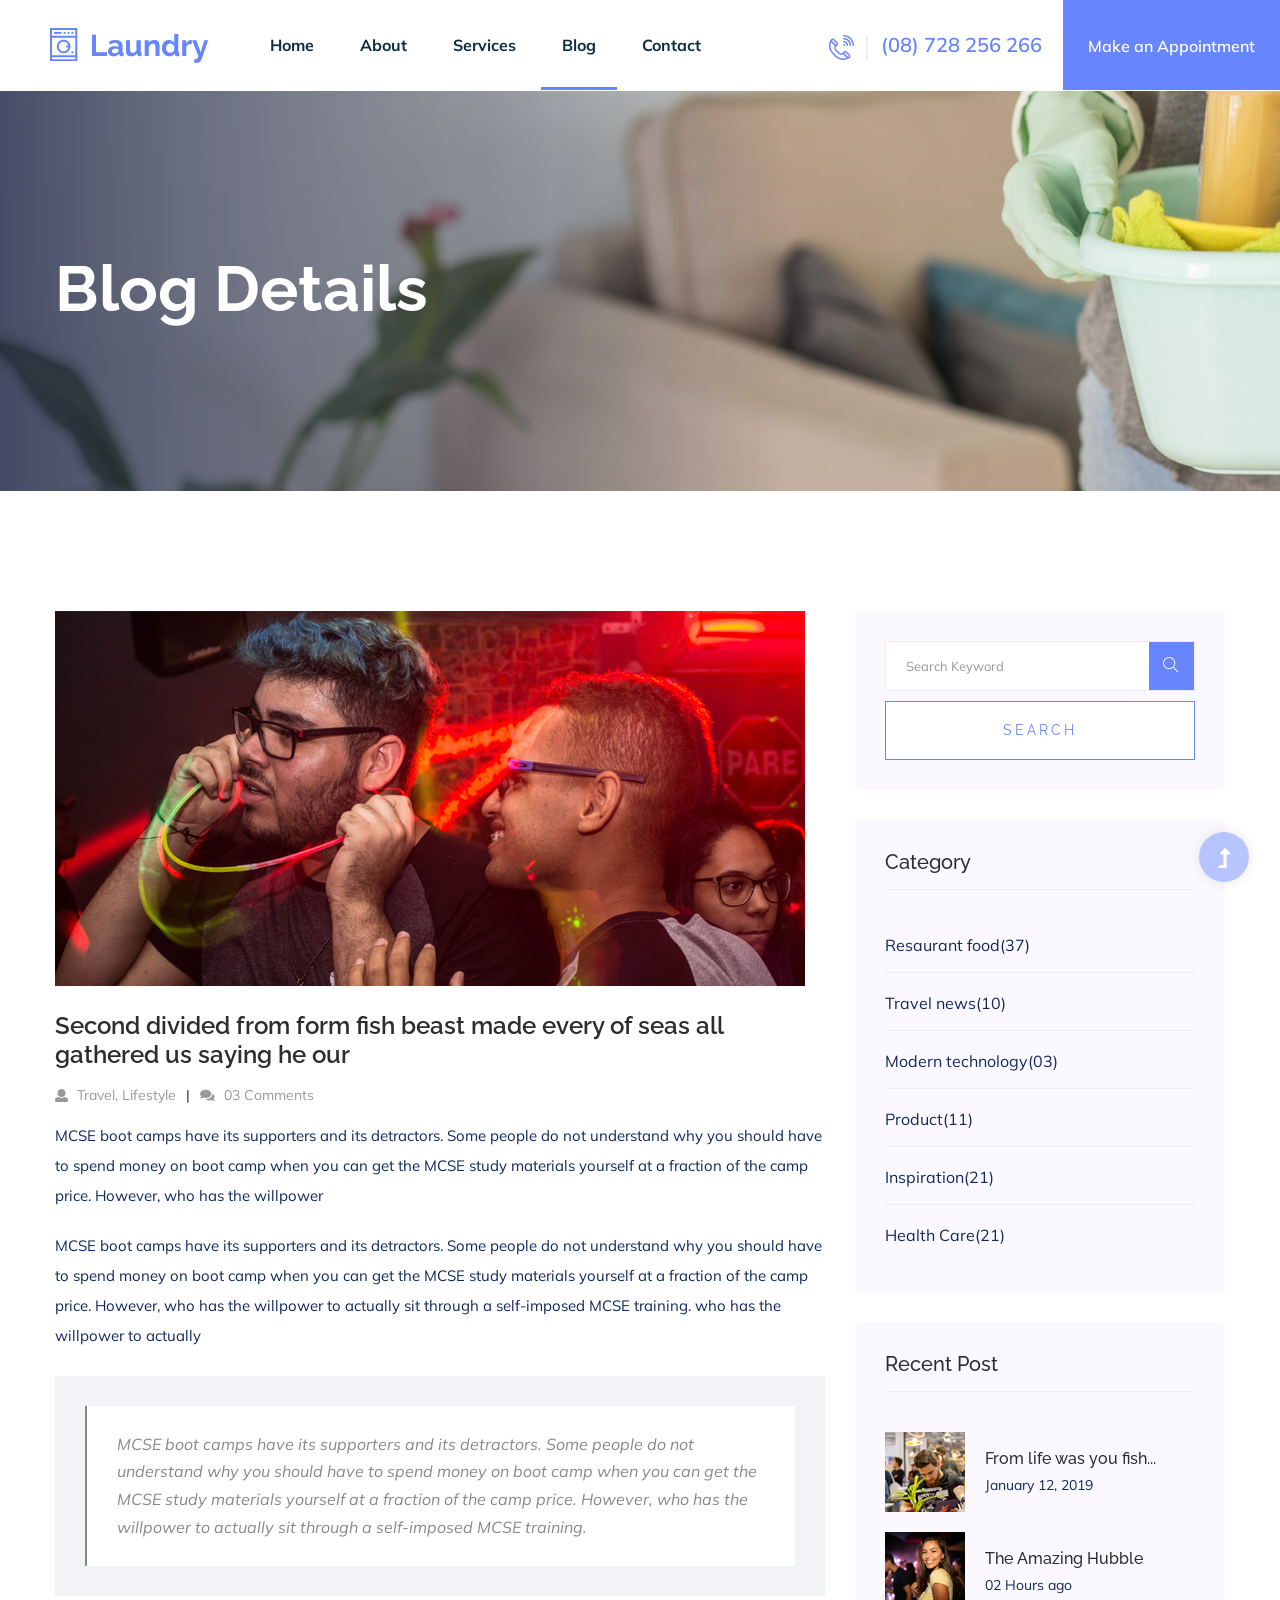
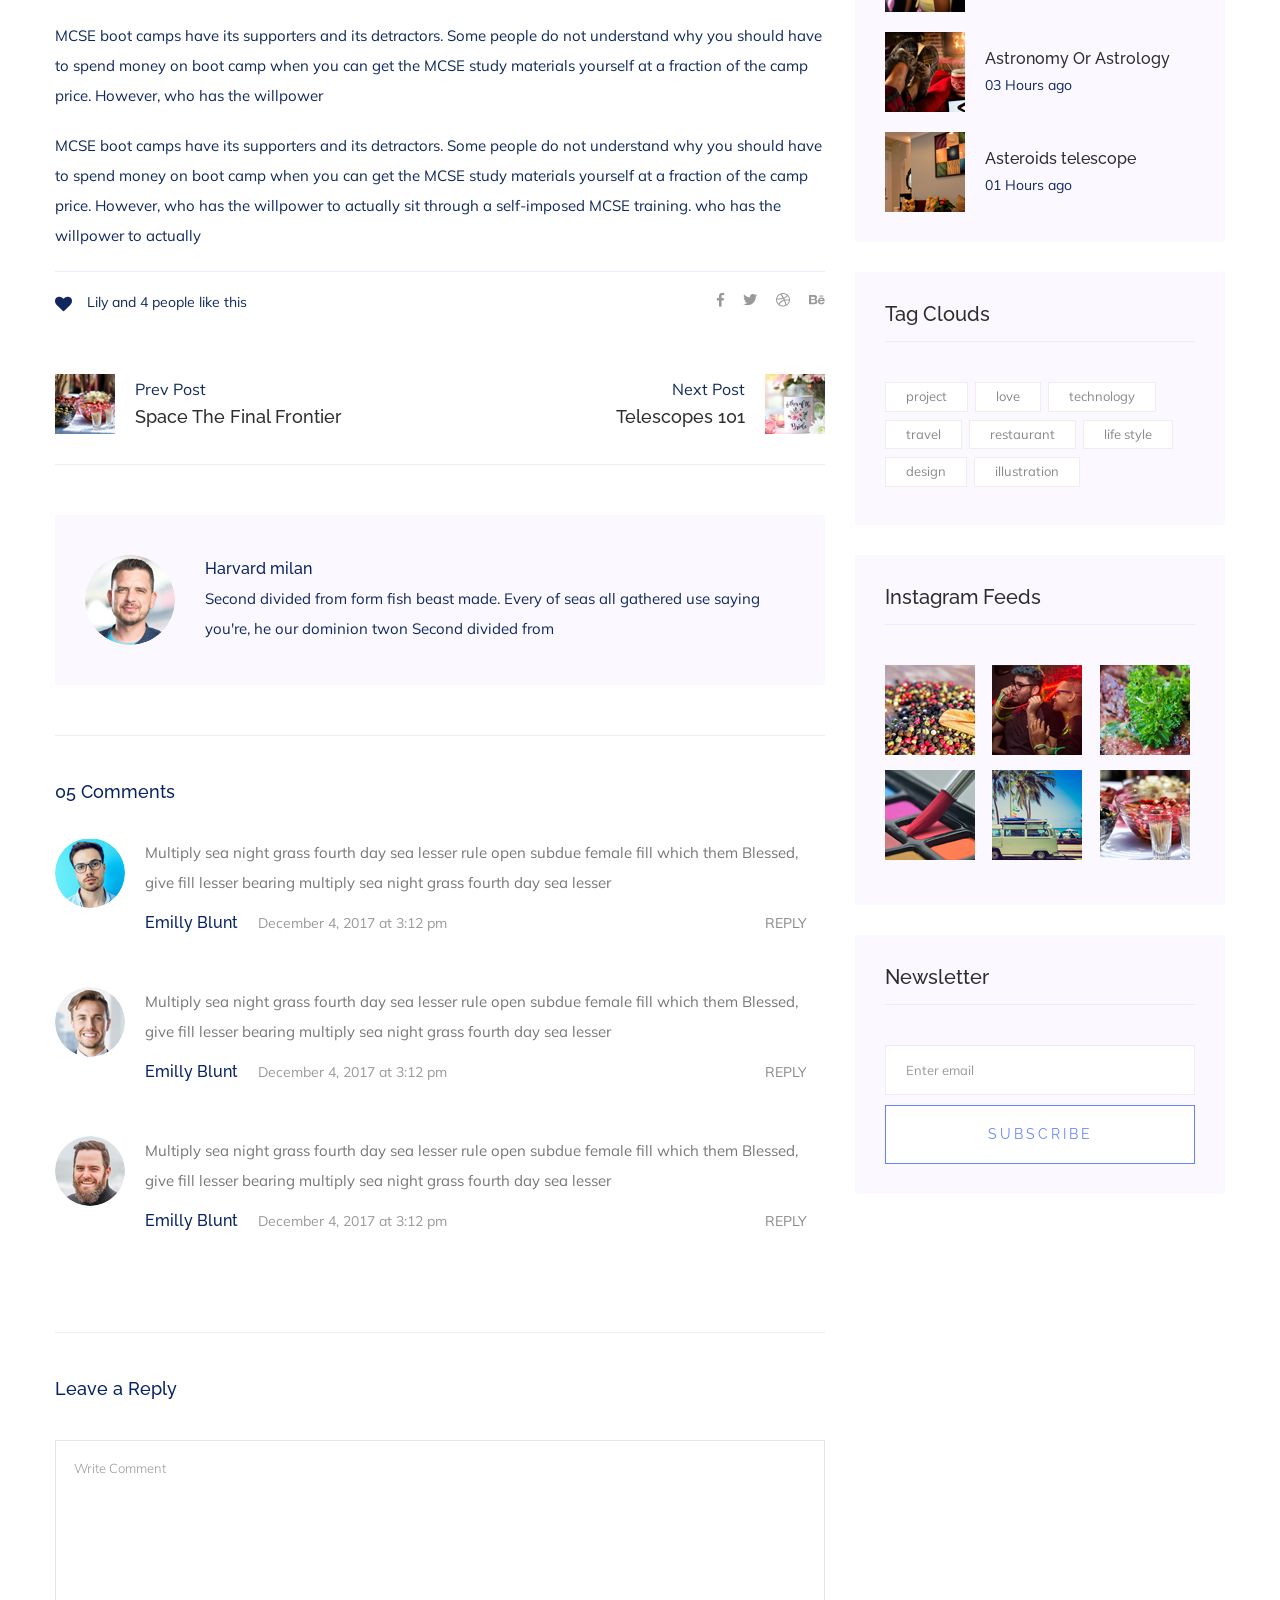
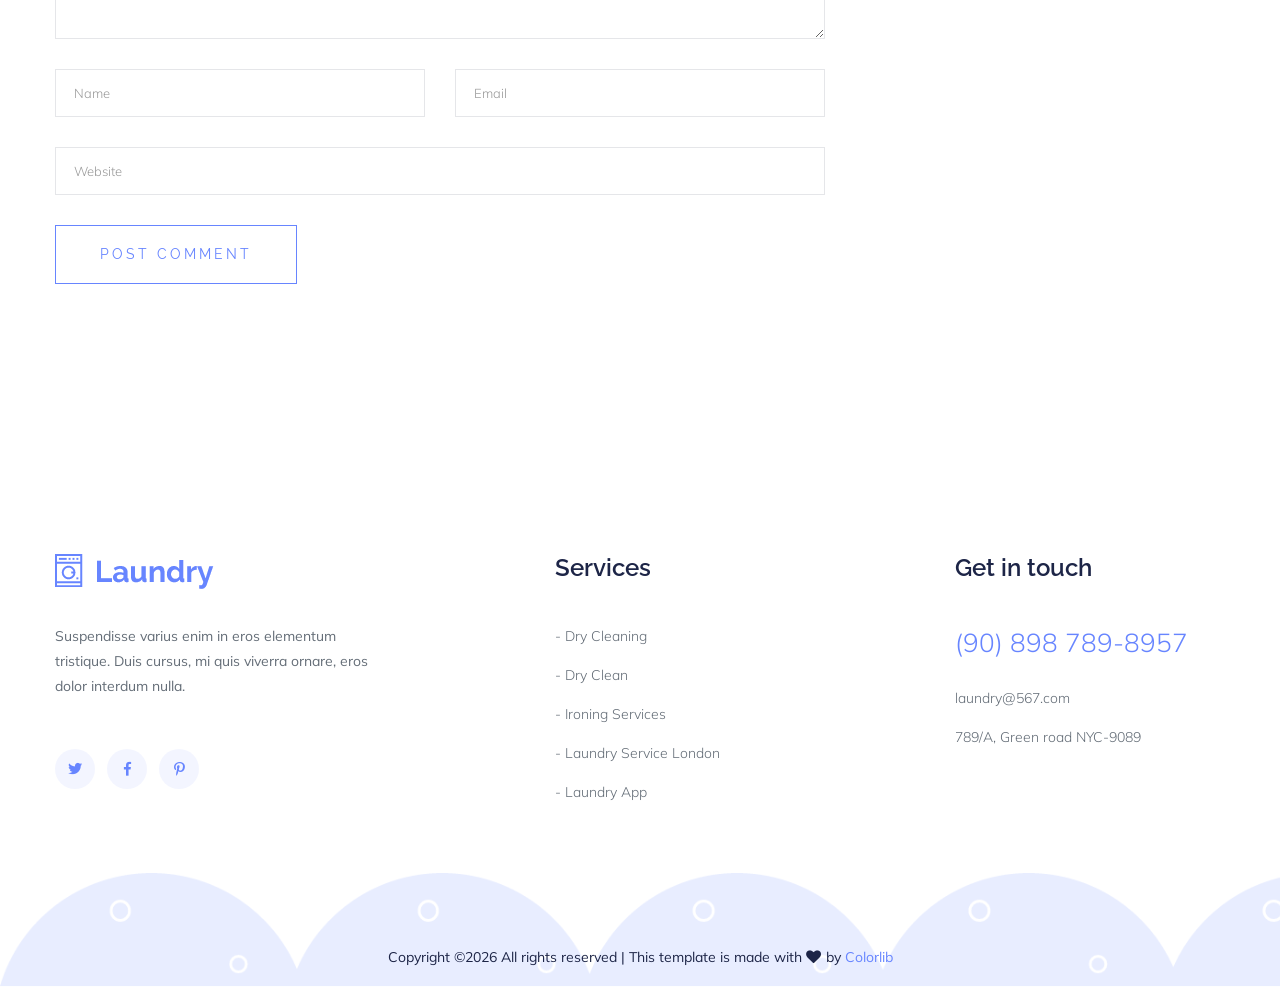
<file: blog_details.html>
<!doctype html>
<html class="no-js" lang="zxx">
<head>
  <meta charset="utf-8">
  <meta http-equiv="x-ua-compatible" content="ie=edge">
  <title>Laundryl | Teamplate</title>
  <meta name="description" content="">
  <meta name="viewport" content="width=device-width, initial-scale=1">
  <link rel="manifest" href="site.webmanifest">
  <link rel="shortcut icon" type="image/x-icon" href="assets/img/favicon.ico">

  <!-- CSS here -->
  <link rel="stylesheet" href="assets/css/bootstrap.min.css">
  <link rel="stylesheet" href="assets/css/owl.carousel.min.css">
  <link rel="stylesheet" href="assets/css/slicknav.css">
  <link rel="stylesheet" href="assets/css/flaticon.css">
  <link rel="stylesheet" href="assets/css/progressbar_barfiller.css">
  <link rel="stylesheet" href="assets/css/gijgo.css">
  <link rel="stylesheet" href="assets/css/animate.min.css">
  <link rel="stylesheet" href="assets/css/animated-headline.css">
  <link rel="stylesheet" href="assets/css/magnific-popup.css">
  <link rel="stylesheet" href="assets/css/fontawesome-all.min.css">
  <link rel="stylesheet" href="assets/css/themify-icons.css">
  <link rel="stylesheet" href="assets/css/slick.css">
  <link rel="stylesheet" href="assets/css/nice-select.css">
  <link rel="stylesheet" href="assets/css/style.css">
</head>
<body>
  <!-- ? Preloader Start -->
  <div id="preloader-active">
    <div class="preloader d-flex align-items-center justify-content-center">
      <div class="preloader-inner position-relative">
        <div class="preloader-circle"></div>
        <div class="preloader-img pere-text">
          <img src="assets/img/logo/loder.png" alt="">
        </div>
      </div>
    </div>
  </div>
  <!-- Preloader Start -->
  <header>
    <!-- Header Start -->
    <div class="header-area">
      <div class="main-header header-sticky">
        <!-- Logo -->
        <div class="header-left">
          <div class="logo">
            <a href="index.html"><img src="assets/img/logo/logo.png" alt=""></a>
          </div>
          <div class="menu-wrapper  d-flex align-items-center">
            <!-- Main-menu -->
            <div class="main-menu d-none d-lg-block">
              <nav> 
                <ul id="navigation">                                                                                          
                  <li><a href="index.html">Home</a></li>
                  <li><a href="about.html">About</a></li>
                  <li><a href="services.html">Services</a></li>
                  <li class="active"><a href="blog.html">Blog</a>
                    <ul class="submenu">
                      <li><a href="blog.html">Blog</a></li>
                      <li><a href="blog_details.html">Blog Details</a></li>
                      <li><a href="elements.html">Element</a></li>
                    </ul>
                  </li>
                  <li><a href="contact.html">Contact</a></li>
                </ul>
              </nav>
            </div>
          </div>
        </div> 
        <div class="header-right d-none d-lg-block">
          <a href="#" class="header-btn1"><img src="assets/img/icon/call.png" alt=""> (08) 728 256 266</a>
          <a href="#" class="header-btn2">Make an Appointment</a>
        </div>
        <!-- Mobile Menu -->
        <div class="col-12">
          <div class="mobile_menu d-block d-lg-none"></div>
        </div>
      </div>
    </div>
    <!-- Header End -->
  </header>
  <main>
    <!--? Hero Start -->
    <div class="slider-area2 section-bg2 hero-overly" data-background="assets/img/hero/hero2.png">
      <div class="slider-height2 d-flex align-items-center">
        <div class="container">
          <div class="row">
            <div class="col-xl-12">
              <div class="hero-cap hero-cap2">
                <h2>Blog Details</h2>
              </div>
            </div>
          </div>
        </div>
      </div>
    </div>
    <!-- Hero End -->
    <!--? Blog Area Start -->
    <section class="blog_area single-post-area section-padding">
     <div class="container">
      <div class="row">
       <div class="col-lg-8 posts-list">
        <div class="single-post">
         <div class="feature-img">
          <img class="img-fluid" src="assets/img/blog/single_blog_1.png" alt="">
        </div>
        <div class="blog_details">
          <h2 style="color: #2d2d2d;">Second divided from form fish beast made every of seas
           all gathered us saying he our
         </h2>
         <ul class="blog-info-link mt-3 mb-4">
           <li><a href="#"><i class="fa fa-user"></i> Travel, Lifestyle</a></li>
           <li><a href="#"><i class="fa fa-comments"></i> 03 Comments</a></li>
         </ul>
         <p class="excert">
           MCSE boot camps have its supporters and its detractors. Some people do not understand why you
           should have to spend money on boot camp when you can get the MCSE study materials yourself at a
           fraction of the camp price. However, who has the willpower
         </p>
         <p>
           MCSE boot camps have its supporters and its detractors. Some people do not understand why you
           should have to spend money on boot camp when you can get the MCSE study materials yourself at a
           fraction of the camp price. However, who has the willpower to actually sit through a
           self-imposed MCSE training. who has the willpower to actually
         </p>
         <div class="quote-wrapper">
           <div class="quotes">
            MCSE boot camps have its supporters and its detractors. Some people do not understand why you
            should have to spend money on boot camp when you can get the MCSE study materials yourself at
            a fraction of the camp price. However, who has the willpower to actually sit through a
            self-imposed MCSE training.
          </div>
        </div>
        <p>
         MCSE boot camps have its supporters and its detractors. Some people do not understand why you
         should have to spend money on boot camp when you can get the MCSE study materials yourself at a
         fraction of the camp price. However, who has the willpower
       </p>
       <p>
         MCSE boot camps have its supporters and its detractors. Some people do not understand why you
         should have to spend money on boot camp when you can get the MCSE study materials yourself at a
         fraction of the camp price. However, who has the willpower to actually sit through a
         self-imposed MCSE training. who has the willpower to actually
       </p>
     </div>
   </div>
   <div class="navigation-top">
     <div class="d-sm-flex justify-content-between text-center">
      <p class="like-info"><span class="align-middle"><i class="fa fa-heart"></i></span> Lily and 4
      people like this</p>
      <div class="col-sm-4 text-center my-2 my-sm-0">
      </div>
      <ul class="social-icons">
       <li><a href="https://www.facebook.com/sai4ull"><i class="fab fa-facebook-f"></i></a></li>
       <li><a href="#"><i class="fab fa-twitter"></i></a></li>
       <li><a href="#"><i class="fab fa-dribbble"></i></a></li>
       <li><a href="#"><i class="fab fa-behance"></i></a></li>
     </ul>
   </div>
   <div class="navigation-area">
    <div class="row">
     <div
     class="col-lg-6 col-md-6 col-12 nav-left flex-row d-flex justify-content-start align-items-center">
     <div class="thumb">
       <a href="#">
        <img class="img-fluid" src="assets/img/post/preview.png" alt="">
      </a>
    </div>
    <div class="arrow">
     <a href="#">
      <span class="lnr text-white ti-arrow-left"></span>
    </a>
  </div>
  <div class="detials">
   <p>Prev Post</p>
   <a href="#">
    <h4 style="color: #2d2d2d;">Space The Final Frontier</h4>
  </a>
</div>
</div>
<div
class="col-lg-6 col-md-6 col-12 nav-right flex-row d-flex justify-content-end align-items-center">
<div class="detials">
 <p>Next Post</p>
 <a href="#">
  <h4 style="color: #2d2d2d;">Telescopes 101</h4>
</a>
</div>
<div class="arrow">
 <a href="#">
  <span class="lnr text-white ti-arrow-right"></span>
</a>
</div>
<div class="thumb">
 <a href="#">
  <img class="img-fluid" src="assets/img/post/next.png" alt="">
</a>
</div>
</div>
</div>
</div>
</div>
<div class="blog-author">
 <div class="media align-items-center">
  <img src="assets/img/blog/author.png" alt="">
  <div class="media-body">
   <a href="#">
    <h4>Harvard milan</h4>
  </a>
  <p>Second divided from form fish beast made. Every of seas all gathered use saying you're, he
  our dominion twon Second divided from</p>
</div>
</div>
</div>
<div class="comments-area">
 <h4>05 Comments</h4>
 <div class="comment-list">
  <div class="single-comment justify-content-between d-flex">
   <div class="user justify-content-between d-flex">
    <div class="thumb">
     <img src="assets/img/blog/comment_1.png" alt="">
   </div>
   <div class="desc">
     <p class="comment">
      Multiply sea night grass fourth day sea lesser rule open subdue female fill which them
      Blessed, give fill lesser bearing multiply sea night grass fourth day sea lesser
    </p>
    <div class="d-flex justify-content-between">
      <div class="d-flex align-items-center">
       <h5>
        <a href="#">Emilly Blunt</a>
      </h5>
      <p class="date">December 4, 2017 at 3:12 pm </p>
    </div>
    <div class="reply-btn">
     <a href="#" class="btn-reply text-uppercase">reply</a>
   </div>
 </div>
</div>
</div>
</div>
</div>
<div class="comment-list">
  <div class="single-comment justify-content-between d-flex">
   <div class="user justify-content-between d-flex">
    <div class="thumb">
     <img src="assets/img/blog/comment_2.png" alt="">
   </div>
   <div class="desc">
     <p class="comment">
      Multiply sea night grass fourth day sea lesser rule open subdue female fill which them
      Blessed, give fill lesser bearing multiply sea night grass fourth day sea lesser
    </p>
    <div class="d-flex justify-content-between">
      <div class="d-flex align-items-center">
       <h5>
        <a href="#">Emilly Blunt</a>
      </h5>
      <p class="date">December 4, 2017 at 3:12 pm </p>
    </div>
    <div class="reply-btn">
     <a href="#" class="btn-reply text-uppercase">reply</a>
   </div>
 </div>
</div>
</div>
</div>
</div>
<div class="comment-list">
  <div class="single-comment justify-content-between d-flex">
   <div class="user justify-content-between d-flex">
    <div class="thumb">
     <img src="assets/img/blog/comment_3.png" alt="">
   </div>
   <div class="desc">
     <p class="comment">
      Multiply sea night grass fourth day sea lesser rule open subdue female fill which them
      Blessed, give fill lesser bearing multiply sea night grass fourth day sea lesser
    </p>
    <div class="d-flex justify-content-between">
      <div class="d-flex align-items-center">
       <h5>
        <a href="#">Emilly Blunt</a>
      </h5>
      <p class="date">December 4, 2017 at 3:12 pm </p>
    </div>
    <div class="reply-btn">
     <a href="#" class="btn-reply text-uppercase">reply</a>
   </div>
 </div>
</div>
</div>
</div>
</div>
</div>
<div class="comment-form">
 <h4>Leave a Reply</h4>
 <form class="form-contact comment_form" action="#" id="commentForm">
  <div class="row">
   <div class="col-12">
    <div class="form-group">
     <textarea class="form-control w-100" name="comment" id="comment" cols="30" rows="9"
     placeholder="Write Comment"></textarea>
   </div>
 </div>
 <div class="col-sm-6">
  <div class="form-group">
   <input class="form-control" name="name" id="name" type="text" placeholder="Name">
 </div>
</div>
<div class="col-sm-6">
  <div class="form-group">
   <input class="form-control" name="email" id="email" type="email" placeholder="Email">
 </div>
</div>
<div class="col-12">
  <div class="form-group">
   <input class="form-control" name="website" id="website" type="text" placeholder="Website">
 </div>
</div>
</div>
<div class="form-group">
 <button type="submit" class="button button-contactForm btn_1 boxed-btn">Post Comment</button>
</div>
</form>
</div>
</div>
<div class="col-lg-4">
  <div class="blog_right_sidebar">
   <aside class="single_sidebar_widget search_widget">
    <form action="#">
     <div class="form-group">
      <div class="input-group mb-3">
       <input type="text" class="form-control" placeholder='Search Keyword'
       onfocus="this.placeholder = ''" onblur="this.placeholder = 'Search Keyword'">
       <div class="input-group-append">
        <button class="btns" type="button"><i class="ti-search"></i></button>
      </div>
    </div>
  </div>
  <button class="button rounded-0 primary-bg text-white w-100 btn_1 boxed-btn"
  type="submit">Search</button>
</form>
</aside>
<aside class="single_sidebar_widget post_category_widget">
  <h4 class="widget_title" style="color: #2d2d2d;">Category</h4>
  <ul class="list cat-list">
   <li>
    <a href="#" class="d-flex">
     <p>Resaurant food</p>
     <p>(37)</p>
   </a>
 </li>
 <li>
  <a href="#" class="d-flex">
   <p>Travel news</p>
   <p>(10)</p>
 </a>
</li>
<li>
  <a href="#" class="d-flex">
   <p>Modern technology</p>
   <p>(03)</p>
 </a>
</li>
<li>
  <a href="#" class="d-flex">
   <p>Product</p>
   <p>(11)</p>
 </a>
</li>
<li>
  <a href="#" class="d-flex">
   <p>Inspiration</p>
   <p>(21)</p>
 </a>
</li>
<li>
  <a href="#" class="d-flex">
   <p>Health Care</p>
   <p>(21)</p>
 </a>
</li>
</ul>
</aside>
<aside class="single_sidebar_widget popular_post_widget">
  <h3 class="widget_title" style="color: #2d2d2d;">Recent Post</h3>
  <div class="media post_item">
   <img src="assets/img/post/post_1.png" alt="post">
   <div class="media-body">
    <a href="blog_details.html">
     <h3 style="color: #2d2d2d;">From life was you fish...</h3>
   </a>
   <p>January 12, 2019</p>
 </div>
</div>
<div class="media post_item">
 <img src="assets/img/post/post_2.png" alt="post">
 <div class="media-body">
  <a href="blog_details.html">
   <h3 style="color: #2d2d2d;">The Amazing Hubble</h3>
 </a>
 <p>02 Hours ago</p>
</div>
</div>
<div class="media post_item">
 <img src="assets/img/post/post_3.png" alt="post">
 <div class="media-body">
  <a href="blog_details.html">
   <h3 style="color: #2d2d2d;">Astronomy Or Astrology</h3>
 </a>
 <p>03 Hours ago</p>
</div>
</div>
<div class="media post_item">
 <img src="assets/img/post/post_4.png" alt="post">
 <div class="media-body">
  <a href="blog_details.html">
   <h3 style="color: #2d2d2d;">Asteroids telescope</h3>
 </a>
 <p>01 Hours ago</p>
</div>
</div>
</aside>
<aside class="single_sidebar_widget tag_cloud_widget">
  <h4 class="widget_title" style="color: #2d2d2d;">Tag Clouds</h4>
  <ul class="list">
   <li>
    <a href="#">project</a>
  </li>
  <li>
    <a href="#">love</a>
  </li>
  <li>
    <a href="#">technology</a>
  </li>
  <li>
    <a href="#">travel</a>
  </li>
  <li>
    <a href="#">restaurant</a>
  </li>
  <li>
    <a href="#">life style</a>
  </li>
  <li>
    <a href="#">design</a>
  </li>
  <li>
    <a href="#">illustration</a>
  </li>
</ul>
</aside>
<aside class="single_sidebar_widget instagram_feeds">
  <h4 class="widget_title" style="color: #2d2d2d;">Instagram Feeds</h4>
  <ul class="instagram_row flex-wrap">
   <li>
    <a href="#">
     <img class="img-fluid" src="assets/img/post/post_5.png" alt="">
   </a>
 </li>
 <li>
  <a href="#">
   <img class="img-fluid" src="assets/img/post/post_6.png" alt="">
 </a>
</li>
<li>
  <a href="#">
   <img class="img-fluid" src="assets/img/post/post_7.png" alt="">
 </a>
</li>
<li>
  <a href="#">
   <img class="img-fluid" src="assets/img/post/post_8.png" alt="">
 </a>
</li>
<li>
  <a href="#">
   <img class="img-fluid" src="assets/img/post/post_9.png" alt="">
 </a>
</li>
<li>
  <a href="#">
   <img class="img-fluid" src="assets/img/post/post_10.png" alt="">
 </a>
</li>
</ul>
</aside>
<aside class="single_sidebar_widget newsletter_widget">
  <h4 class="widget_title" style="color: #2d2d2d;">Newsletter</h4>
  <form action="#">
   <div class="form-group">
    <input type="email" class="form-control" onfocus="this.placeholder = ''"
    onblur="this.placeholder = 'Enter email'" placeholder='Enter email' required>
  </div>
  <button class="button rounded-0 primary-bg text-white w-100 btn_1 boxed-btn" type="submit">Subscribe</button>
</form>
</aside>
</div>
</div>
</div>
</div>
</section>
<!-- Blog Area End -->
</main>
<footer>
  <!-- Footer Start-->
  <div class="footer-area footer-padding">
    <div class="container">
      <div class="row d-flex justify-content-between">
        <div class="col-xl-4 col-lg-4 col-md-4 col-sm-6">
         <div class="single-footer-caption mb-50">
           <div class="single-footer-caption mb-30">
            <!-- logo -->
            <div class="footer-logo mb-35">
              <a href="index.html"><img src="assets/img/logo/logo2_footer.png" alt=""></a>
            </div>
            <div class="footer-tittle">
              <div class="footer-pera">
                <p>Suspendisse varius enim in eros elementum tristique. Duis cursus, mi quis viverra ornare, eros dolor interdum nulla.</p>
              </div>
            </div>
            <!-- social -->
            <div class="footer-social">
              <a href="#"><i class="fab fa-twitter"></i></a>
              <a href="https://bit.ly/sai4ull"><i class="fab fa-facebook-f"></i></a>
              <a href="#"><i class="fab fa-pinterest-p"></i></a>
            </div>
          </div>
        </div>
      </div>
      <div class="col-xl-3 col-lg-4 col-md-4 col-sm-6">
        <div class="single-footer-caption mb-50">
          <div class="footer-tittle">
            <h4>Services </h4>
            <ul>
              <li><a href="#">- Dry Cleaning</a></li>
              <li><a href="#">- Dry Clean</a></li>
              <li><a href="#">- Ironing Services</a></li>
              <li><a href="#">- Laundry Service London</a></li>
              <li><a href="#">- Laundry App</a></li>
            </ul>
          </div>
        </div>
      </div>
      <div class="col-xl-3 col-lg-4 col-md-4 col-sm-6">
        <div class="single-footer-caption mb-50">
          <div class="footer-tittle">
            <h4>Get in touch</h4>
            <ul>
              <li class="number"><a href="#">(90) 898 789-8957</a></li>
              <li><a href="#">laundry@567.com</a></li>
              <li><a href="#">789/A, Green road NYC-9089</a></li>
            </ul>
          </div>
        </div>
      </div>
    </div>
  </div>
</div>
<!-- footer-bottom area -->
<div class="footer-bottom-area section-bg2" data-background="assets/img/gallery/footer-bg.png">
  <div class="container">
    <div class="footer-border">
     <div class="row d-flex align-items-center">
       <div class="col-xl-12 ">
         <div class="footer-copy-right text-center">
           <p><!-- Link back to Colorlib can't be removed. Template is licensed under CC BY 3.0. -->
            Copyright &copy;<script>document.write(new Date().getFullYear());</script> All rights reserved | This template is made with <i class="fa fa-heart" aria-hidden="true"></i> by <a href="https://colorlib.com" target="_blank">Colorlib</a>
            <!-- Link back to Colorlib can't be removed. Template is licensed under CC BY 3.0. --></p>
          </div>
        </div>
      </div>
    </div>
  </div>
</div>
<!-- Footer End-->
</footer>
<!-- Scroll Up -->
<div id="back-top" >
 <a title="Go to Top" href="#"> <i class="fas fa-level-up-alt"></i></a>
</div>

<!-- JS here -->

<script src="./assets/js/vendor/modernizr-3.5.0.min.js"></script>
<!-- Jquery, Popper, Bootstrap -->
<script src="./assets/js/vendor/jquery-1.12.4.min.js"></script>
<script src="./assets/js/popper.min.js"></script>
<script src="./assets/js/bootstrap.min.js"></script>
<!-- Jquery Mobile Menu -->
<script src="./assets/js/jquery.slicknav.min.js"></script>

<!-- Jquery Slick , Owl-Carousel Plugins -->
<script src="./assets/js/owl.carousel.min.js"></script>
<script src="./assets/js/slick.min.js"></script>
<!-- One Page, Animated-HeadLin -->
<script src="./assets/js/wow.min.js"></script>
<script src="./assets/js/animated.headline.js"></script>
<script src="./assets/js/jquery.magnific-popup.js"></script>

<!-- Date Picker -->
<script src="./assets/js/gijgo.min.js"></script>
<!-- Nice-select, sticky -->
<script src="./assets/js/jquery.nice-select.min.js"></script>
<script src="./assets/js/jquery.sticky.js"></script>

<!-- counter , waypoint,Hover Direction -->
<script src="./assets/js/jquery.counterup.min.js"></script>
<script src="./assets/js/waypoints.min.js"></script>
<script src="./assets/js/jquery.countdown.min.js"></script>
<script src="./assets/js/hover-direction-snake.min.js"></script>

<!-- contact js -->
<script src="./assets/js/contact.js"></script>
<script src="./assets/js/jquery.form.js"></script>
<script src="./assets/js/jquery.validate.min.js"></script>
<script src="./assets/js/mail-script.js"></script>
<script src="./assets/js/jquery.ajaxchimp.min.js"></script>

<!-- Jquery Plugins, main Jquery -->	
<script src="./assets/js/plugins.js"></script>
<script src="./assets/js/main.js"></script>

</body>
</html>
</file>
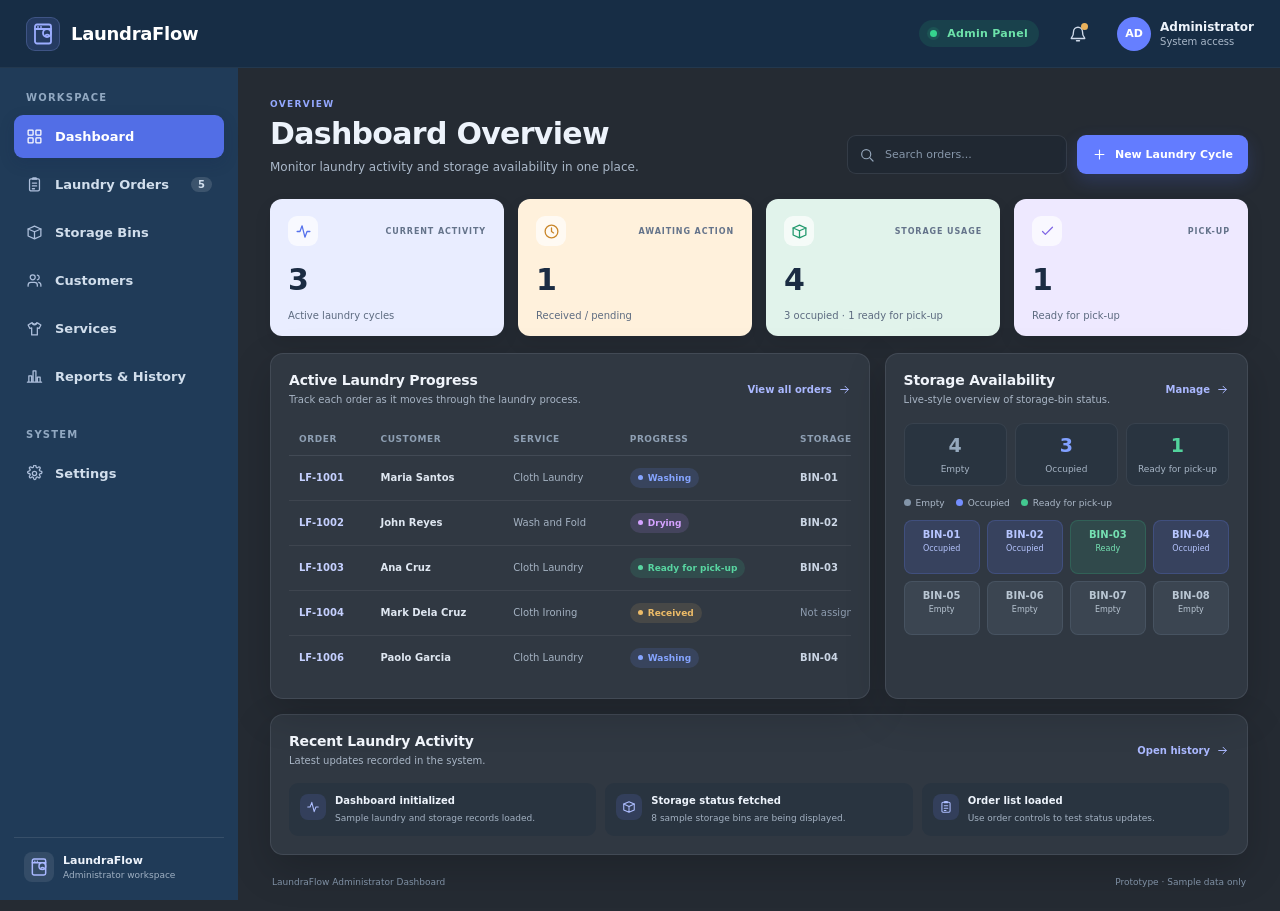
<file: dashboard.html>
<!doctype html>
<html lang="en">
<head>
  <meta charset="utf-8">
  <meta name="viewport" content="width=device-width, initial-scale=1">
  <meta name="description" content="LaundraFlow administrator dashboard prototype">
  <title>LaundraFlow | Administrator Dashboard</title>
  <link rel="stylesheet" href="assets/css/admin-dashboard.css">
  <link rel="shortcut icon" type="image/x-icon" href="assets/img/washicon.png">
</head>
<body>
  <svg class="svg-library" xmlns="http://www.w3.org/2000/svg" aria-hidden="true">
    <symbol id="i-washer" viewBox="0 0 24 24"><rect x="4" y="2.5" width="16" height="19" rx="2"/><path d="M4 7h16M7 5h.01M10 5h.01M12 11a4 4 0 1 0 8 0 4 4 0 0 0-8 0Z"/><path d="M14.4 13.4c1.1-1 2.5-1 3.6 0"/></symbol>
    <symbol id="i-grid" viewBox="0 0 24 24"><rect x="3" y="3" width="7" height="7" rx="1"/><rect x="14" y="3" width="7" height="7" rx="1"/><rect x="3" y="14" width="7" height="7" rx="1"/><rect x="14" y="14" width="7" height="7" rx="1"/></symbol>
    <symbol id="i-clipboard" viewBox="0 0 24 24"><rect x="5" y="4" width="14" height="17" rx="2"/><path d="M9 4.5h6a1.5 1.5 0 0 0-1.5-2h-3A1.5 1.5 0 0 0 9 4.5ZM9 10h6M9 14h6M9 18h3"/></symbol>
    <symbol id="i-users" viewBox="0 0 24 24"><path d="M16 20v-1.5a4 4 0 0 0-4-4H7a4 4 0 0 0-4 4V20M9.5 11a3.5 3.5 0 1 0 0-7 3.5 3.5 0 0 0 0 7ZM16 4.3a3.5 3.5 0 0 1 0 6.8M18 14.5a4 4 0 0 1 3 4V20"/></symbol>
    <symbol id="i-shirt" viewBox="0 0 24 24"><path d="m8 4 4 2 4-2 5 3-2.5 5-2.5-1v10H8V11l-2.5 1L3 7l5-3Z"/><path d="M9 4a3 3 0 0 0 6 0"/></symbol>
    <symbol id="i-chart" viewBox="0 0 24 24"><path d="M4 20V11h4v9M10 20V4h4v16M16 20v-7h4v7M2 20h20"/></symbol>
    <symbol id="i-settings" viewBox="0 0 24 24"><circle cx="12" cy="12" r="3"/><path d="m19.4 15 .1.1a1.7 1.7 0 1 1-2.4 2.4l-.1-.1a1.7 1.7 0 0 0-2.9 1.2v.2a1.7 1.7 0 1 1-3.4 0v-.2a1.7 1.7 0 0 0-2.9-1.2l-.1.1a1.7 1.7 0 1 1-2.4-2.4l.1-.1A1.7 1.7 0 0 0 4.2 12H4a1.7 1.7 0 1 1 0-3.4h.2a1.7 1.7 0 0 0 1.2-2.9l-.1-.1a1.7 1.7 0 1 1 2.4-2.4l.1.1a1.7 1.7 0 0 0 2.9-1.2V2a1.7 1.7 0 1 1 3.4 0v.2a1.7 1.7 0 0 0 2.9 1.2l.1-.1a1.7 1.7 0 1 1 2.4 2.4l-.1.1a1.7 1.7 0 0 0 1.2 2.9h.2a1.7 1.7 0 1 1 0 3.4h-.2a1.7 1.7 0 0 0-1.2 2.9Z"/></symbol>
    <symbol id="i-search" viewBox="0 0 24 24"><circle cx="10.8" cy="10.8" r="6.8"/><path d="m16 16 5 5"/></symbol>
    <symbol id="i-bell" viewBox="0 0 24 24"><path d="M18 9a6 6 0 0 0-12 0c0 7-3 7-3 9h18c0-2-3-2-3-9ZM10 21h4"/></symbol>
    <symbol id="i-plus" viewBox="0 0 24 24"><path d="M12 5v14M5 12h14"/></symbol>
    <symbol id="i-arrow" viewBox="0 0 24 24"><path d="M5 12h14M13 6l6 6-6 6"/></symbol>
    <symbol id="i-box" viewBox="0 0 24 24"><path d="m3 7 9-4 9 4-9 4-9-4Z"/><path d="M3 7v10l9 4 9-4V7M12 11v10"/></symbol>
    <symbol id="i-clock" viewBox="0 0 24 24"><circle cx="12" cy="12" r="9"/><path d="M12 7v5l3 2"/></symbol>
    <symbol id="i-check" viewBox="0 0 24 24"><path d="m5 12 4 4L19 6"/></symbol>
    <symbol id="i-activity" viewBox="0 0 24 24"><path d="M3 12h4l3-8 4 16 3-8h4"/></symbol>
    <symbol id="i-download" viewBox="0 0 24 24"><path d="M12 3v12m-5-5 5 5 5-5M4 20h16"/></symbol>
    <symbol id="i-menu" viewBox="0 0 24 24"><path d="M3 6h18M3 12h18M3 18h18"/></symbol>
    <symbol id="i-close" viewBox="0 0 24 24"><path d="m6 6 12 12M18 6 6 18"/></symbol>
    <symbol id="i-log-out" viewBox="0 0 24 24"><path d="M10 17l5-5-5-5M15 12H3M12 3h6a2 2 0 0 1 2 2v14a2 2 0 0 1-2 2h-6"/></symbol>
    <symbol id="i-eye" viewBox="0 0 24 24"><path d="M2 12s3.5-7 10-7 10 7 10 7-3.5 7-10 7S2 12 2 12Z"/><circle cx="12" cy="12" r="3"/></symbol>
  </svg>

  <div class="app-shell">
    <header class="topbar">
      <button class="mobile-menu-button icon-button" id="mobileMenuButton" aria-label="Open menu"><svg><use href="#i-menu"/></svg></button>
      <a class="brand" href="#overview" aria-label="LaundraFlow dashboard home">
        <span class="brand-mark"><svg><use href="#i-washer"/></svg></span>
        <span>LaundraFlow</span>
      </a>
      <div class="topbar-right">
        <span class="environment-label"><span class="live-dot"></span> Admin Panel</span>
        <button class="icon-button notification-button" aria-label="Notifications" title="Notifications"><svg><use href="#i-bell"/></svg><span class="notification-dot"></span></button>
        <div class="profile-chip"><span class="avatar">AD</span><span class="profile-text"><strong>Administrator</strong><small>System access</small></span></div>
      </div>
    </header>

    <div class="workspace">
      <div class="sidebar-backdrop" id="sidebarBackdrop"></div>
      <aside class="sidebar" id="sidebar">
        <div class="sidebar-heading">WORKSPACE</div>
        <nav class="side-navigation" aria-label="Main navigation">
          <button class="nav-item active" data-view="overview"><svg><use href="#i-grid"/></svg><span>Dashboard</span></button>
          <button class="nav-item" data-view="orders"><svg><use href="#i-clipboard"/></svg><span>Laundry Orders</span><span class="nav-count" id="navOrderCount">0</span></button>
          <button class="nav-item" data-view="storage"><svg><use href="#i-box"/></svg><span>Storage Bins</span></button>
          <button class="nav-item" data-view="customers"><svg><use href="#i-users"/></svg><span>Customers</span></button>
          <button class="nav-item" data-view="services"><svg><use href="#i-shirt"/></svg><span>Services</span></button>
          <button class="nav-item" data-view="reports"><svg><use href="#i-chart"/></svg><span>Reports &amp; History</span></button>
        </nav>
        <div class="sidebar-heading sidebar-heading-bottom">SYSTEM</div>
        <nav class="side-navigation">
          <button class="nav-item" data-view="settings"><svg><use href="#i-settings"/></svg><span>Settings</span></button>
        </nav>
        <div class="sidebar-footer">
          <div class="sidebar-footer-mark"><svg><use href="#i-washer"/></svg></div>
          <div><strong>LaundraFlow</strong><small>Administrator workspace</small></div>
        </div>
      </aside>

      <main class="main-content">
        <div class="page-heading">
          <div>
            <p class="eyebrow" id="pageEyebrow">OVERVIEW</p>
            <h1 id="pageTitle">Dashboard Overview</h1>
            <p class="page-subtitle" id="pageSubtitle">Monitor laundry activity and storage availability in one place.</p>
          </div>
          <div class="heading-actions">
            <label class="search-box"><svg><use href="#i-search"/></svg><input id="globalSearch" type="search" placeholder="Search orders..." aria-label="Search current view"></label>
            <button class="button button-primary" id="newCycleButton"><svg><use href="#i-plus"/></svg> New Laundry Cycle</button>
          </div>
        </div>

        <!-- DASHBOARD OVERVIEW -->
        <section class="view-section active" id="view-overview">
          <div class="metric-grid">
            <article class="metric-card metric-blue"><div class="metric-top"><span class="metric-icon"><svg><use href="#i-activity"/></svg></span><span class="metric-label">CURRENT ACTIVITY</span></div><strong class="metric-value" id="metricActive">0</strong><span class="metric-caption">Active laundry cycles</span></article>
            <article class="metric-card metric-amber"><div class="metric-top"><span class="metric-icon"><svg><use href="#i-clock"/></svg></span><span class="metric-label">AWAITING ACTION</span></div><strong class="metric-value" id="metricPending">0</strong><span class="metric-caption">Received / pending</span></article>
            <article class="metric-card metric-green"><div class="metric-top"><span class="metric-icon"><svg><use href="#i-box"/></svg></span><span class="metric-label">STORAGE USAGE</span></div><strong class="metric-value" id="metricOccupied">0</strong><span class="metric-caption" id="metricStorageCaption">Occupied storage bins</span></article>
            <article class="metric-card metric-violet"><div class="metric-top"><span class="metric-icon"><svg><use href="#i-check"/></svg></span><span class="metric-label">PICK-UP</span></div><strong class="metric-value" id="metricReady">0</strong><span class="metric-caption">Ready for pick-up</span></article>
          </div>

          <div class="content-grid overview-grid">
            <section class="panel operations-panel">
              <div class="panel-header"><div><h2>Active Laundry Progress</h2><p>Track each order as it moves through the laundry process.</p></div><button class="text-button" data-go="orders">View all orders <svg><use href="#i-arrow"/></svg></button></div>
              <div class="table-wrap"><table><thead><tr><th>ORDER</th><th>CUSTOMER</th><th>SERVICE</th><th>PROGRESS</th><th>STORAGE BIN</th></tr></thead><tbody id="overviewOrderRows"></tbody></table></div>
            </section>
            <section class="panel storage-panel">
              <div class="panel-header"><div><h2>Storage Availability</h2><p>Live-style overview of storage-bin status.</p></div><button class="text-button" data-go="storage">Manage <svg><use href="#i-arrow"/></svg></button></div>
              <div class="storage-summary" id="storageSummary"></div>
              <div class="storage-legend"><span><i class="legend-dot empty"></i> Empty</span><span><i class="legend-dot occupied"></i> Occupied</span><span><i class="legend-dot ready"></i> Ready for pick-up</span></div>
              <div class="bin-mini-grid" id="overviewBinGrid"></div>
            </section>
          </div>
          <section class="panel recent-panel">
            <div class="panel-header"><div><h2>Recent Laundry Activity</h2><p>Latest updates recorded in the system.</p></div><button class="text-button" data-go="reports">Open history <svg><use href="#i-arrow"/></svg></button></div>
            <div class="activity-list" id="recentActivity"></div>
          </section>
        </section>

        <!-- LAUNDRY ORDERS -->
        <section class="view-section" id="view-orders">
          <section class="panel">
            <div class="panel-header"><div><h2>Manage Laundry Orders</h2><p>Review orders and update laundry progress.</p></div><button class="button button-primary" id="ordersNewCycleButton"><svg><use href="#i-plus"/></svg> New Cycle</button></div>
            <div class="filter-row"><label class="select-filter">Status <select id="orderStatusFilter"><option value="all">All statuses</option><option>Received</option><option>Washing</option><option>Drying</option><option>Ready for pick-up</option><option>Completed</option></select></label><span class="result-count" id="orderResultCount"></span></div>
            <div class="table-wrap"><table><thead><tr><th>ORDER</th><th>CUSTOMER</th><th>SERVICE</th><th>DATE RECEIVED</th><th>STATUS</th><th>STORAGE</th><th>ACTION</th></tr></thead><tbody id="allOrderRows"></tbody></table></div>
          </section>
        </section>

        <!-- STORAGE BINS -->
        <section class="view-section" id="view-storage">
          <section class="panel">
            <div class="panel-header"><div><h2>Storage Bin Management</h2><p>Review bin availability and assign an available bin to a laundry order.</p></div><button class="button button-primary" id="assignBinButton"><svg><use href="#i-plus"/></svg> Assign Storage Bin</button></div>
            <div class="storage-summary storage-summary-large" id="storagePageSummary"></div>
            <div class="bin-grid" id="managementBinGrid"></div>
            <div class="storage-legend storage-legend-bottom"><span><i class="legend-dot empty"></i> Empty</span><span><i class="legend-dot occupied"></i> Occupied</span><span><i class="legend-dot ready"></i> Ready for pick-up</span></div>
          </section>
        </section>

        <!-- CUSTOMERS -->
        <section class="view-section" id="view-customers">
          <section class="panel">
            <div class="panel-header"><div><h2>Customer Records</h2><p>Customers associated with laundry orders in this demo.</p></div><span class="subtle-tag">Read-only preview</span></div>
            <div class="table-wrap"><table><thead><tr><th>CUSTOMER</th><th>ORDERS</th><th>ACTIVE ORDERS</th><th>LATEST ORDER</th></tr></thead><tbody id="customerRows"></tbody></table></div>
          </section>
        </section>

        <!-- SERVICES -->
        <section class="view-section" id="view-services">
          <div class="service-card-grid" id="serviceCards"></div>
        </section>

        <!-- REPORTS -->
        <section class="view-section" id="view-reports">
          <div class="report-metrics" id="reportMetrics"></div>
          <section class="panel report-panel">
            <div class="panel-header"><div><h2>Laundry Reports &amp; History</h2><p>Summary of the sample order records currently shown in this prototype.</p></div><button class="button button-secondary" id="exportReportButton"><svg><use href="#i-download"/></svg> Export CSV</button></div>
            <div class="report-bars" id="reportBars"></div>
            <div class="table-wrap"><table><thead><tr><th>ORDER</th><th>CUSTOMER</th><th>SERVICE</th><th>STATUS</th><th>STORAGE BIN</th></tr></thead><tbody id="reportOrderRows"></tbody></table></div>
          </section>
        </section>

        <!-- SETTINGS -->
        <section class="view-section" id="view-settings">
          <section class="panel settings-panel">
            <div class="panel-header"><div><h2>Administrator Settings</h2><p>Prototype settings and system information.</p></div></div>
            <div class="settings-row"><div><strong>Dashboard appearance</strong><p>Current visual theme for the administrator workspace.</p></div><span class="subtle-tag">Dark navy</span></div>
            <div class="settings-row"><div><strong>Storage-bin capacity</strong><p>Number of bins displayed in this prototype.</p></div><strong>8 bins</strong></div>
            <div class="settings-row"><div><strong>Data source</strong><p>This prototype currently uses sample data in your browser.</p></div><span class="status-pill status-demo">Demo mode</span></div>
            <div class="notice-box"><strong>Backend connection not configured</strong><p>PHP authentication, role permissions, MySQL records, and live IoT updates must be connected before this dashboard can manage real customer orders or physical storage lockers.</p></div>
          </section>
        </section>

        <footer class="main-footer"><span>LaundraFlow Administrator Dashboard</span><span>Prototype · Sample data only</span></footer>
      </main>
    </div>
  </div>

  <!-- NEW LAUNDRY CYCLE MODAL -->
  <div class="modal-backdrop" id="cycleModal" aria-hidden="true">
    <div class="modal-card" role="dialog" aria-modal="true" aria-labelledby="cycleModalTitle">
      <div class="modal-header"><div><p class="eyebrow">ORDER MANAGEMENT</p><h2 id="cycleModalTitle">Initialize New Laundry Cycle</h2></div><button class="icon-button modal-close" data-close="cycleModal" aria-label="Close"><svg><use href="#i-close"/></svg></button></div>
      <form id="cycleForm" class="modal-form">
        <label>Customer name<input name="customer" required maxlength="70" placeholder="Enter customer name"></label>
        <label>Laundry service<select name="service" required><option value="">Select a service</option><option>Cloth Laundry</option><option>Cloth Ironing</option><option>Wash and Fold</option></select></label>
        <label>Initial status<select name="status"><option>Received</option><option>Washing</option></select></label>
        <div class="modal-note">This creates a sample order in the browser. It does not save to the MySQL database yet.</div>
        <div class="modal-actions"><button type="button" class="button button-secondary" data-close="cycleModal">Cancel</button><button type="submit" class="button button-primary">Create Laundry Cycle</button></div>
      </form>
    </div>
  </div>

  <!-- ASSIGN STORAGE MODAL -->
  <div class="modal-backdrop" id="assignModal" aria-hidden="true">
    <div class="modal-card" role="dialog" aria-modal="true" aria-labelledby="assignModalTitle">
      <div class="modal-header"><div><p class="eyebrow">STORAGE MANAGEMENT</p><h2 id="assignModalTitle">Assign Storage Bin</h2></div><button class="icon-button modal-close" data-close="assignModal" aria-label="Close"><svg><use href="#i-close"/></svg></button></div>
      <form id="assignForm" class="modal-form">
        <label>Laundry order<select name="orderId" id="assignOrderSelect" required></select></label>
        <label>Available storage bin<select name="binId" id="assignBinSelect" required></select></label>
        <div class="modal-note">After assignment, the selected bin will change from Empty to Occupied.</div>
        <div class="modal-actions"><button type="button" class="button button-secondary" data-close="assignModal">Cancel</button><button type="submit" class="button button-primary">Confirm Assignment</button></div>
      </form>
    </div>
  </div>

  <div class="toast" id="toast" role="status" aria-live="polite"></div>
  <script src="assets/js/admin-dashboard.js"></script>
</body>
</html>
</file>
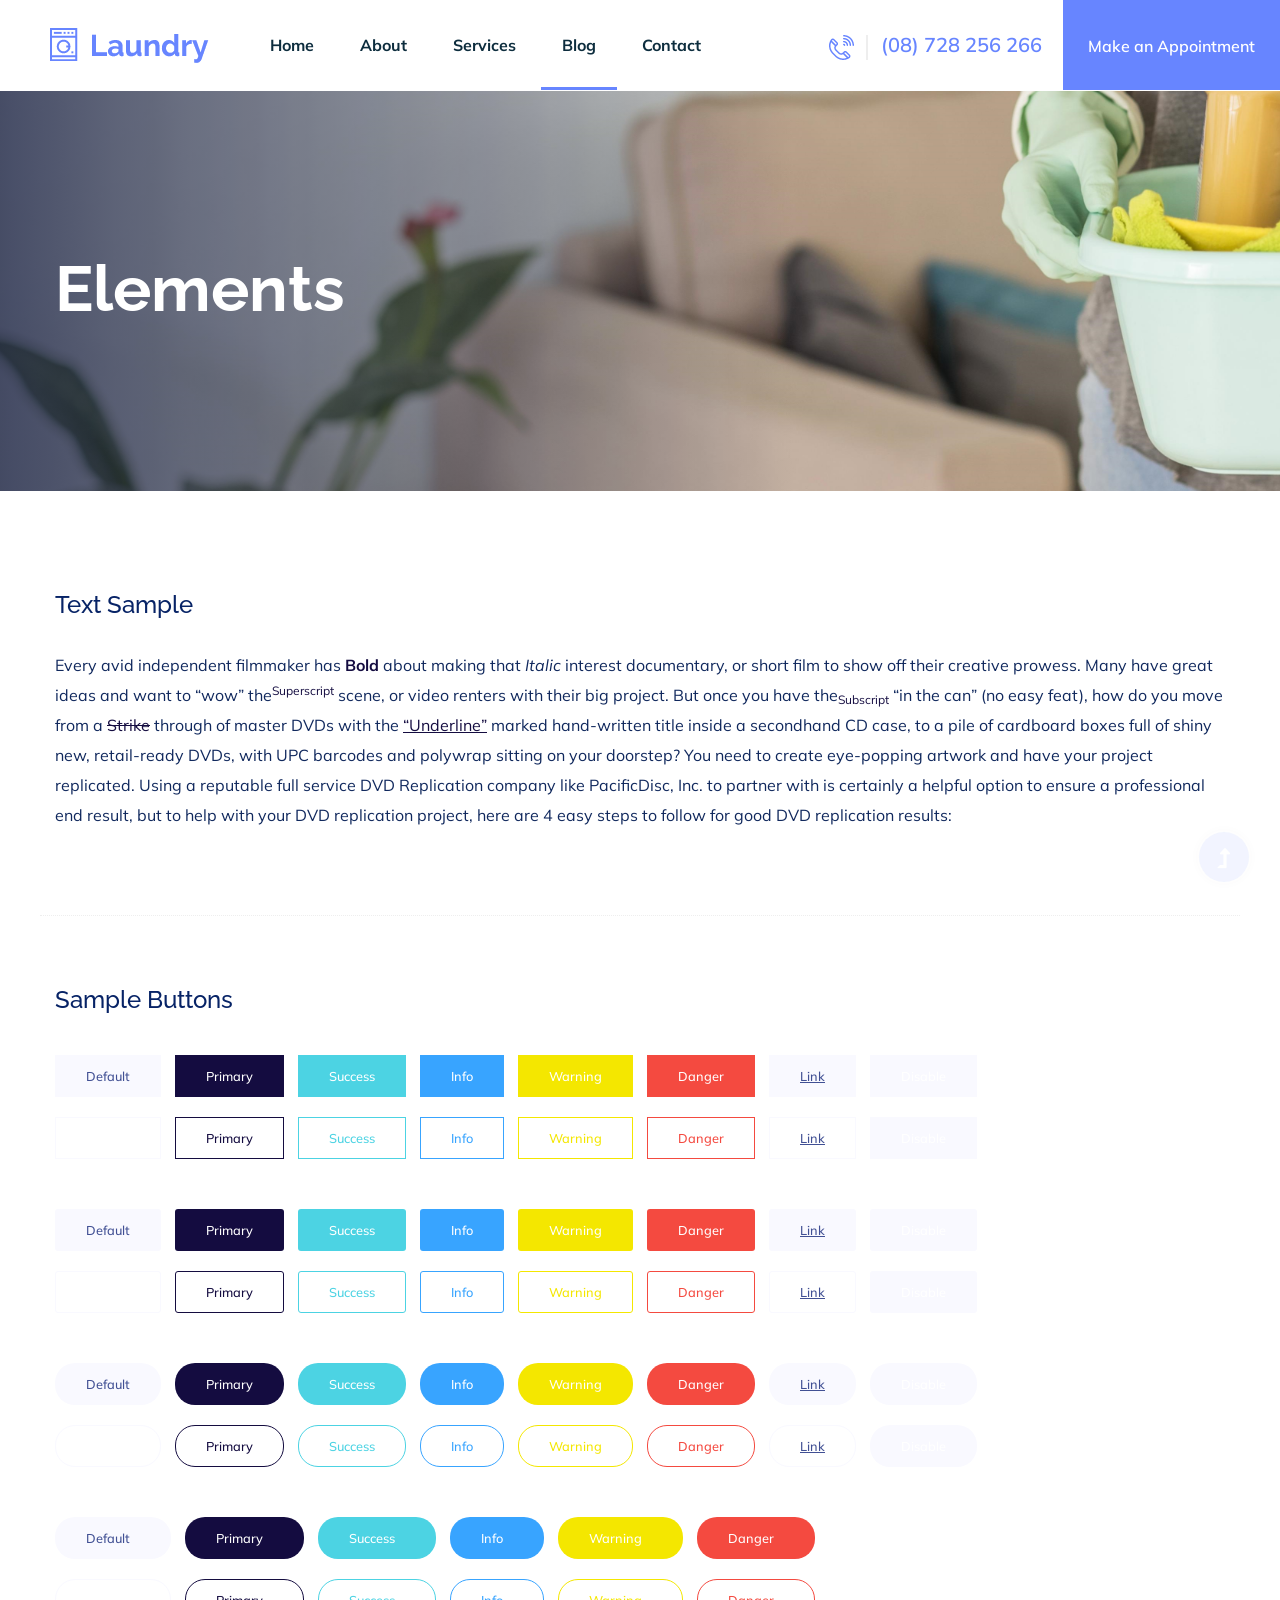
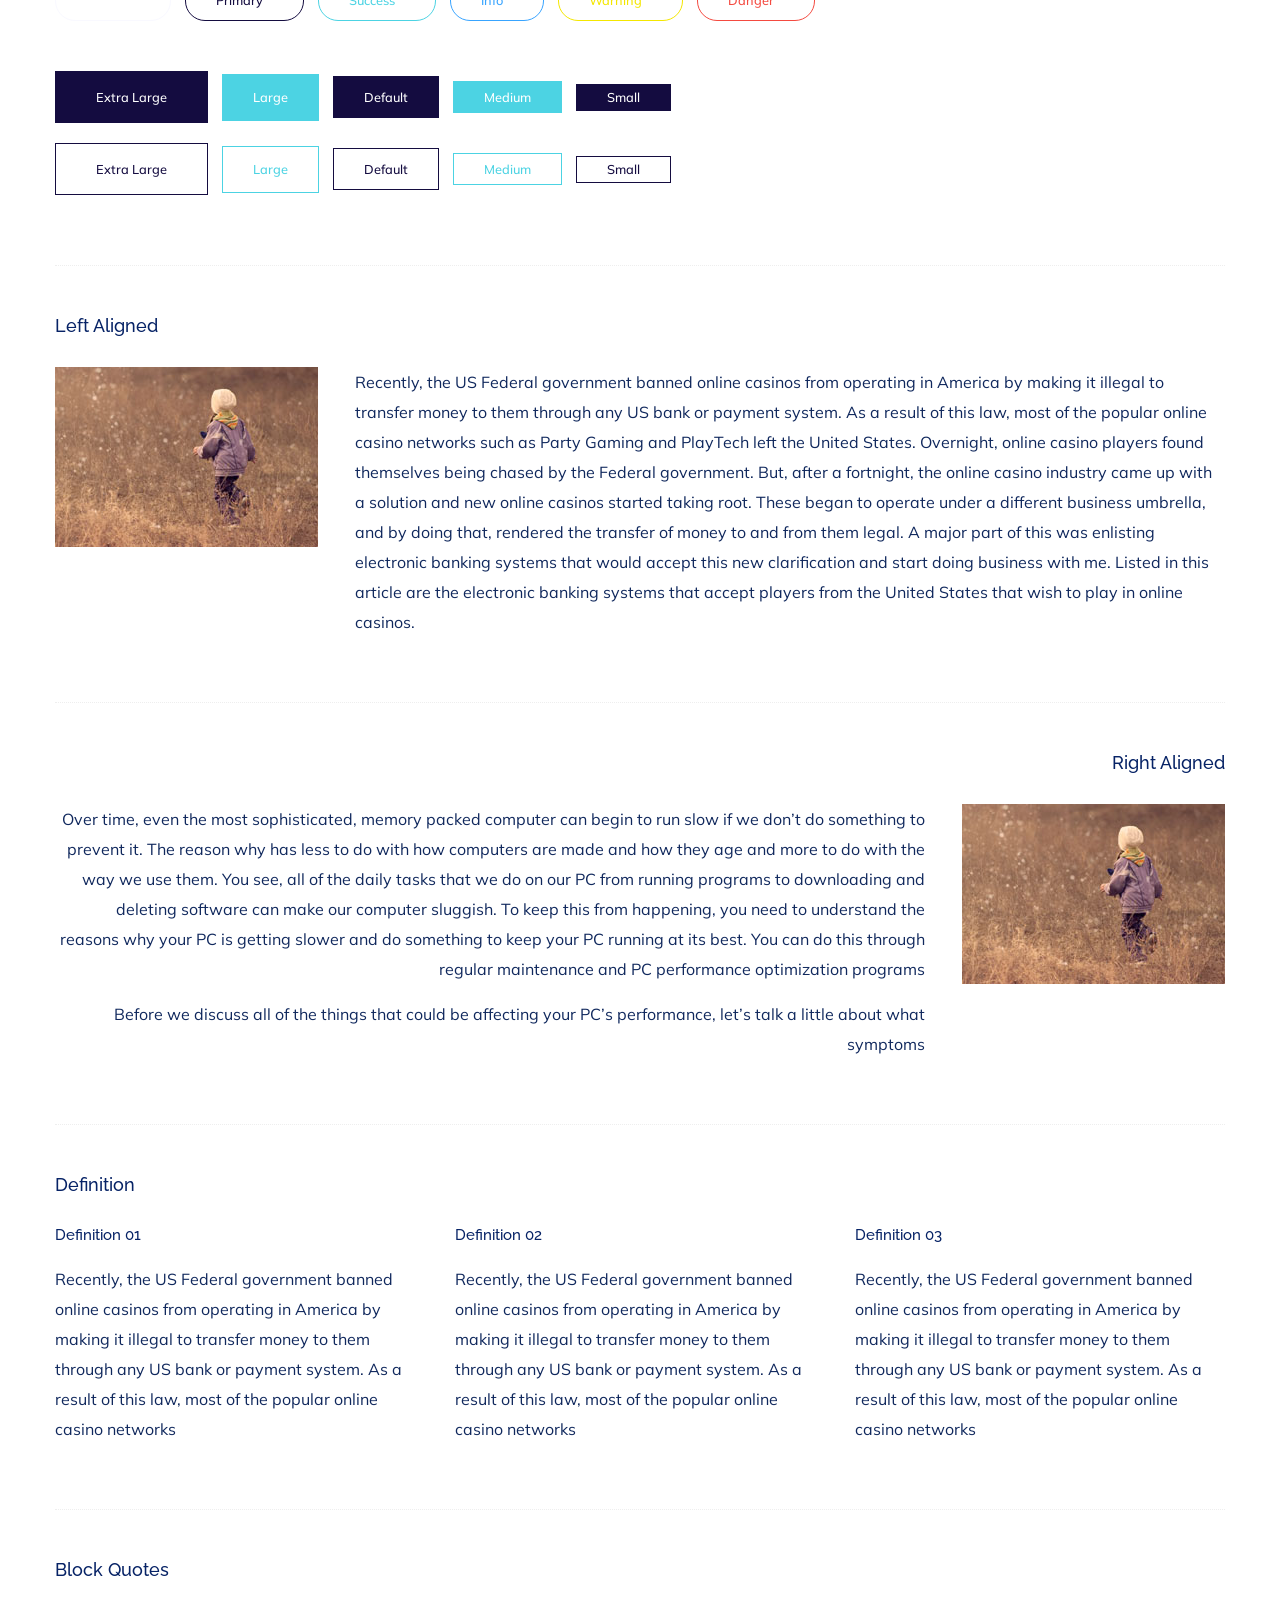
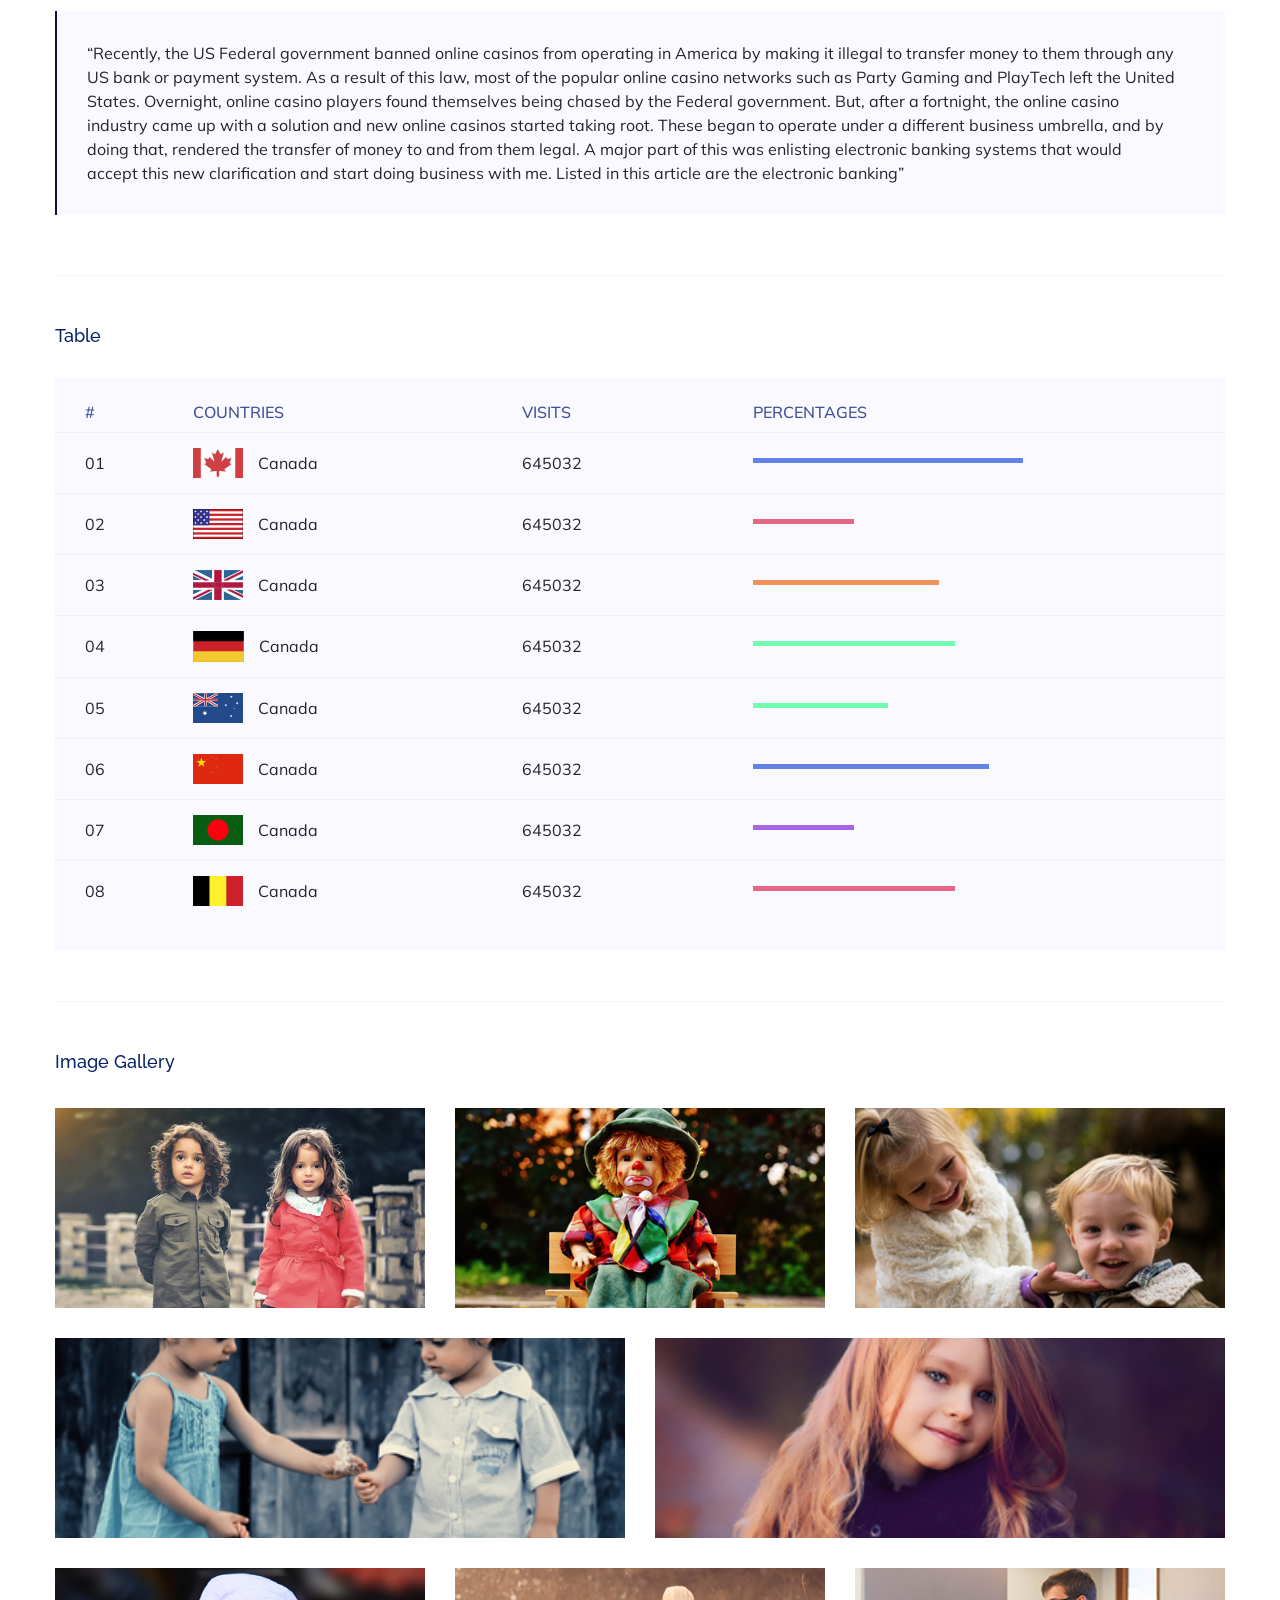
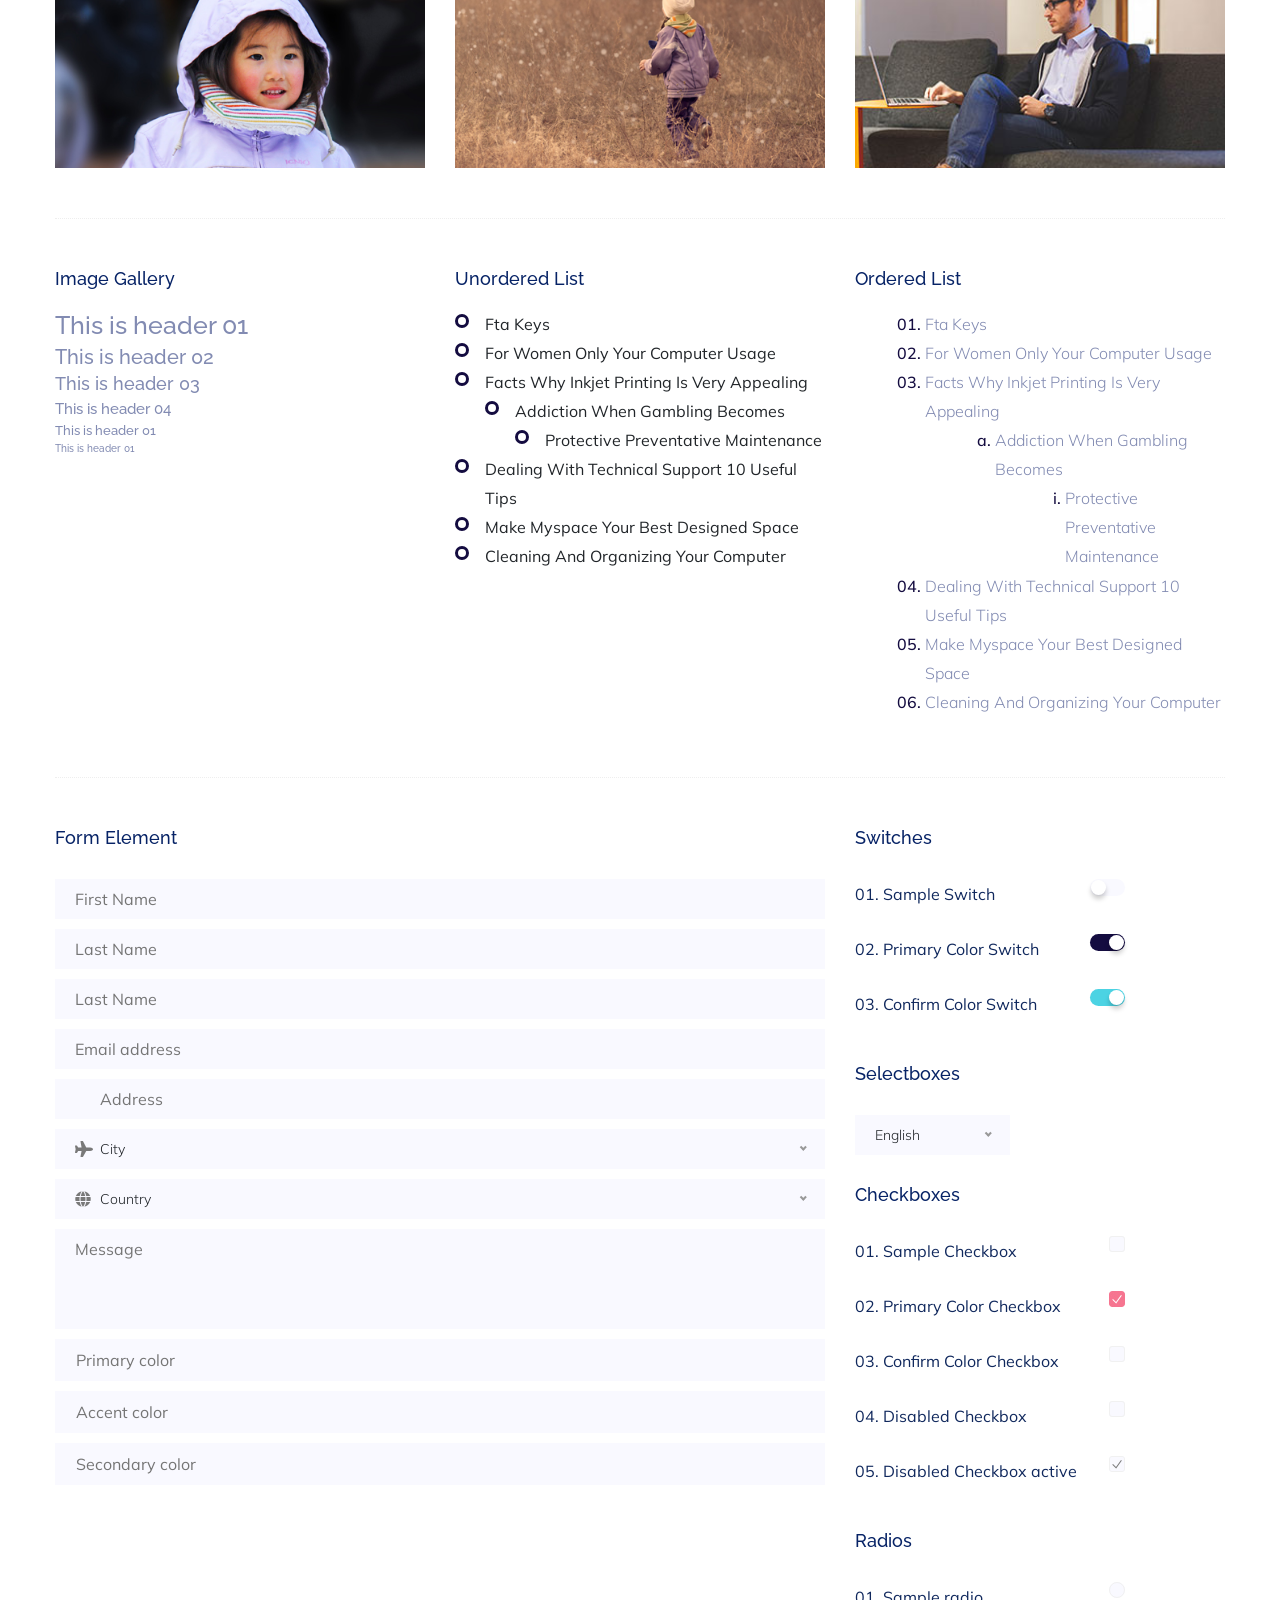
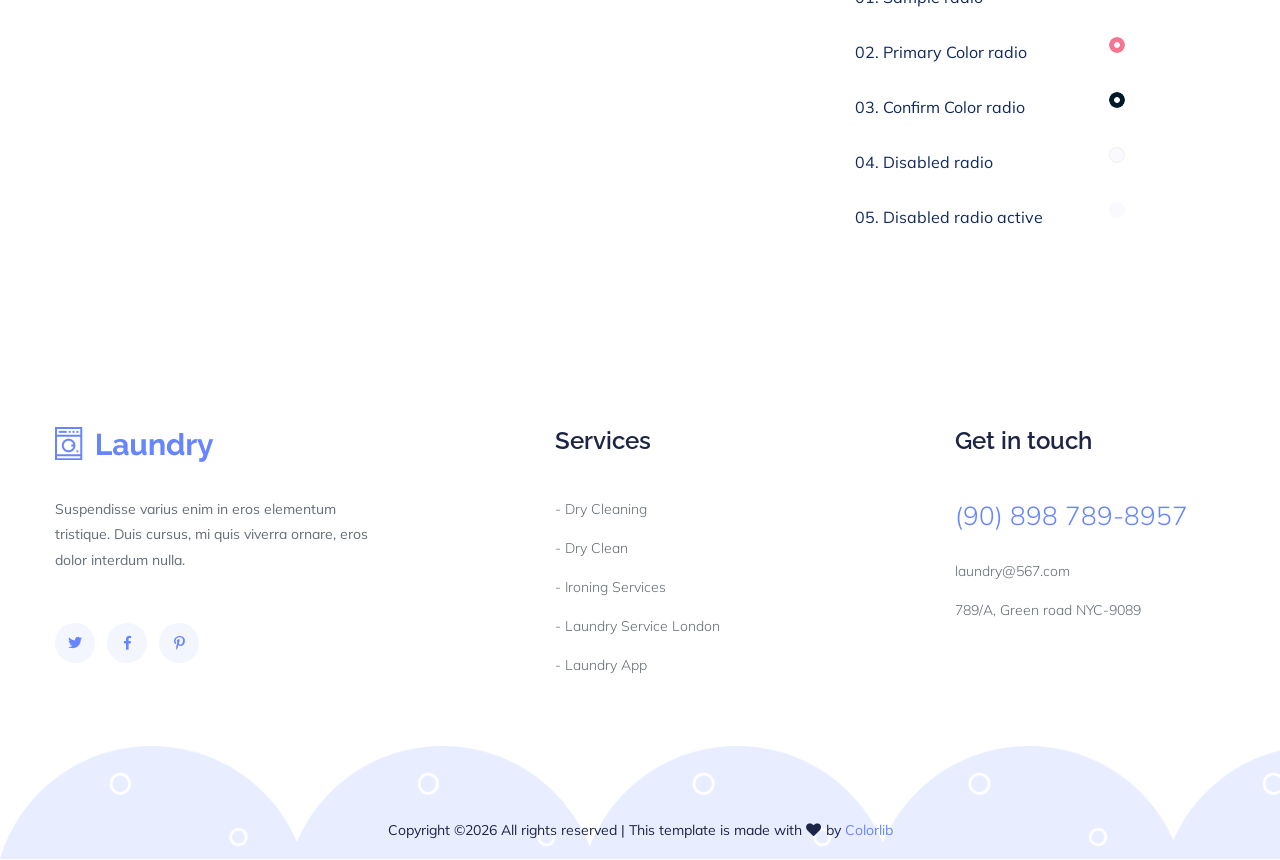
<file: elements.html>
<!doctype html>
<html class="no-js" lang="zxx">
<head>
	<meta charset="utf-8">
	<meta http-equiv="x-ua-compatible" content="ie=edge">
	<title>Laundryl | Teamplate</title>
	<meta name="description" content="">
	<meta name="viewport" content="width=device-width, initial-scale=1">
	<link rel="manifest" href="site.webmanifest">
	<link rel="shortcut icon" type="image/x-icon" href="assets/img/favicon.ico">

	<!-- CSS here -->
	<link rel="stylesheet" href="assets/css/bootstrap.min.css">
	<link rel="stylesheet" href="assets/css/owl.carousel.min.css">
	<link rel="stylesheet" href="assets/css/slicknav.css">
	<link rel="stylesheet" href="assets/css/flaticon.css">
	<link rel="stylesheet" href="assets/css/progressbar_barfiller.css">
	<link rel="stylesheet" href="assets/css/gijgo.css">
	<link rel="stylesheet" href="assets/css/animate.min.css">
	<link rel="stylesheet" href="assets/css/animated-headline.css">
	<link rel="stylesheet" href="assets/css/magnific-popup.css">
	<link rel="stylesheet" href="assets/css/fontawesome-all.min.css">
	<link rel="stylesheet" href="assets/css/themify-icons.css">
	<link rel="stylesheet" href="assets/css/slick.css">
	<link rel="stylesheet" href="assets/css/nice-select.css">
	<link rel="stylesheet" href="assets/css/style.css">
</head>
<body>
	<!-- ? Preloader Start -->
	<div id="preloader-active">
		<div class="preloader d-flex align-items-center justify-content-center">
			<div class="preloader-inner position-relative">
				<div class="preloader-circle"></div>
				<div class="preloader-img pere-text">
					<img src="assets/img/logo/loder.png" alt="">
				</div>
			</div>
		</div>
	</div>
	<!-- Preloader Start -->
	<header>
		<!-- Header Start -->
		<div class="header-area">
			<div class="main-header header-sticky">
				<!-- Logo -->
				<div class="header-left">
					<div class="logo">
						<a href="index.html"><img src="assets/img/logo/logo.png" alt=""></a>
					</div>
					<div class="menu-wrapper  d-flex align-items-center">
						<!-- Main-menu -->
						<div class="main-menu d-none d-lg-block">
							<nav> 
								<ul id="navigation">                                                                                          
									<li><a href="index.html">Home</a></li>
									<li><a href="about.html">About</a></li>
									<li><a href="services.html">Services</a></li>
									<li  class="active"><a href="blog.html">Blog</a>
										<ul class="submenu">
											<li><a href="blog.html">Blog</a></li>
											<li><a href="blog_details.html">Blog Details</a></li>
											<li><a href="elements.html">Element</a></li>
										</ul>
									</li>
									<li><a href="contact.html">Contact</a></li>
								</ul>
							</nav>
						</div>
					</div>
				</div> 
				<div class="header-right d-none d-lg-block">
					<a href="#" class="header-btn1"><img src="assets/img/icon/call.png" alt=""> (08) 728 256 266</a>
					<a href="#" class="header-btn2">Make an Appointment</a>
				</div>
				<!-- Mobile Menu -->
				<div class="col-12">
					<div class="mobile_menu d-block d-lg-none"></div>
				</div>
			</div>
		</div>
		<!-- Header End -->
	</header>
	<main>
		<!--? Hero Start -->
		<div class="slider-area2 section-bg2 hero-overly" data-background="assets/img/hero/hero2.png">
			<div class="slider-height2 d-flex align-items-center">
				<div class="container">
					<div class="row">
						<div class="col-xl-12">
							<div class="hero-cap hero-cap2">
								<h2>Elements</h2>
							</div>
						</div>
					</div>
				</div>
			</div>
		</div>
		<!-- Hero End -->
		<!--? Start Sample Area -->
		<section class="sample-text-area">
			<div class="container box_1170">
				<h3 class="text-heading">Text Sample</h3>
				<p class="sample-text">
					Every avid independent filmmaker has <b>Bold</b> about making that <i>Italic</i> interest documentary,
					or short
					film to show off their creative prowess. Many have great ideas and want to “wow”
					the<sup>Superscript</sup> scene,
					or video renters with their big project. But once you have the<sub>Subscript</sub> “in the can” (no easy
					feat), how
					do you move from a <del>Strike</del> through of master DVDs with the <u>“Underline”</u> marked
					hand-written title
					inside a secondhand CD case, to a pile of cardboard boxes full of shiny new, retail-ready DVDs, with UPC
					barcodes
					and polywrap sitting on your doorstep? You need to create eye-popping artwork and have your project
					replicated.
					Using a reputable full service DVD Replication company like PacificDisc, Inc. to partner with is
					certainly a
					helpful option to ensure a professional end result, but to help with your DVD replication project, here
					are 4 easy
					steps to follow for good DVD replication results:
					
				</p>
			</div>
		</section>
		<!-- End Sample Area -->
		<!--? Start Button -->
		<section class="button-area">
			<div class="container box_1170 border-top-generic">
				<h3 class="text-heading">Sample Buttons</h3>
				<div class="button-group-area">
					<a href="#" class="genric-btn default">Default</a>
					<a href="#" class="genric-btn primary">Primary</a>
					<a href="#" class="genric-btn success">Success</a>
					<a href="#" class="genric-btn info">Info</a>
					<a href="#" class="genric-btn warning">Warning</a>
					<a href="#" class="genric-btn danger">Danger</a>
					<a href="#" class="genric-btn link">Link</a>
					<a href="#" class="genric-btn disable">Disable</a>
				</div>
				<div class="button-group-area mt-10">
					<a href="#" class="genric-btn default-border">Default</a>
					<a href="#" class="genric-btn primary-border">Primary</a>
					<a href="#" class="genric-btn success-border">Success</a>
					<a href="#" class="genric-btn info-border">Info</a>
					<a href="#" class="genric-btn warning-border">Warning</a>
					<a href="#" class="genric-btn danger-border">Danger</a>
					<a href="#" class="genric-btn link-border">Link</a>
					<a href="#" class="genric-btn disable">Disable</a>
				</div>
				<div class="button-group-area mt-40">
					<a href="#" class="genric-btn default radius">Default</a>
					<a href="#" class="genric-btn primary radius">Primary</a>
					<a href="#" class="genric-btn success radius">Success</a>
					<a href="#" class="genric-btn info radius">Info</a>
					<a href="#" class="genric-btn warning radius">Warning</a>
					<a href="#" class="genric-btn danger radius">Danger</a>
					<a href="#" class="genric-btn link radius">Link</a>
					<a href="#" class="genric-btn disable radius">Disable</a>
				</div>
				<div class="button-group-area mt-10">
					<a href="#" class="genric-btn default-border radius">Default</a>
					<a href="#" class="genric-btn primary-border radius">Primary</a>
					<a href="#" class="genric-btn success-border radius">Success</a>
					<a href="#" class="genric-btn info-border radius">Info</a>
					<a href="#" class="genric-btn warning-border radius">Warning</a>
					<a href="#" class="genric-btn danger-border radius">Danger</a>
					<a href="#" class="genric-btn link-border radius">Link</a>
					<a href="#" class="genric-btn disable radius">Disable</a>
				</div>
				<div class="button-group-area mt-40">
					<a href="#" class="genric-btn default circle">Default</a>
					<a href="#" class="genric-btn primary circle">Primary</a>
					<a href="#" class="genric-btn success circle">Success</a>
					<a href="#" class="genric-btn info circle">Info</a>
					<a href="#" class="genric-btn warning circle">Warning</a>
					<a href="#" class="genric-btn danger circle">Danger</a>
					<a href="#" class="genric-btn link circle">Link</a>
					<a href="#" class="genric-btn disable circle">Disable</a>
				</div>
				<div class="button-group-area mt-10">
					<a href="#" class="genric-btn default-border circle">Default</a>
					<a href="#" class="genric-btn primary-border circle">Primary</a>
					<a href="#" class="genric-btn success-border circle">Success</a>
					<a href="#" class="genric-btn info-border circle">Info</a>
					<a href="#" class="genric-btn warning-border circle">Warning</a>
					<a href="#" class="genric-btn danger-border circle">Danger</a>
					<a href="#" class="genric-btn link-border circle">Link</a>
					<a href="#" class="genric-btn disable circle">Disable</a>
				</div>
				<div class="button-group-area mt-40">
					<a href="#" class="genric-btn default circle arrow">Default<span class="lnr lnr-arrow-right"></span></a>
					<a href="#" class="genric-btn primary circle arrow">Primary<span class="lnr lnr-arrow-right"></span></a>
					<a href="#" class="genric-btn success circle arrow">Success<span class="lnr lnr-arrow-right"></span></a>
					<a href="#" class="genric-btn info circle arrow">Info<span class="lnr lnr-arrow-right"></span></a>
					<a href="#" class="genric-btn warning circle arrow">Warning<span class="lnr lnr-arrow-right"></span></a>
					<a href="#" class="genric-btn danger circle arrow">Danger<span class="lnr lnr-arrow-right"></span></a>
				</div>
				<div class="button-group-area mt-10">
					<a href="#" class="genric-btn default-border circle arrow">Default<span
						class="lnr lnr-arrow-right"></span></a>
						<a href="#" class="genric-btn primary-border circle arrow">Primary<span
							class="lnr lnr-arrow-right"></span></a>
							<a href="#" class="genric-btn success-border circle arrow">Success<span
								class="lnr lnr-arrow-right"></span></a>
								<a href="#" class="genric-btn info-border circle arrow">Info<span
									class="lnr lnr-arrow-right"></span></a>
									<a href="#" class="genric-btn warning-border circle arrow">Warning<span
										class="lnr lnr-arrow-right"></span></a>
										<a href="#" class="genric-btn danger-border circle arrow">Danger<span
											class="lnr lnr-arrow-right"></span></a>
										</div>
										<div class="button-group-area mt-40">
											<a href="#" class="genric-btn primary e-large">Extra Large</a>
											<a href="#" class="genric-btn success large">Large</a>
											<a href="#" class="genric-btn primary">Default</a>
											<a href="#" class="genric-btn success medium">Medium</a>
											<a href="#" class="genric-btn primary small">Small</a>
										</div>
										<div class="button-group-area mt-10">
											<a href="#" class="genric-btn primary-border e-large">Extra Large</a>
											<a href="#" class="genric-btn success-border large">Large</a>
											<a href="#" class="genric-btn primary-border">Default</a>
											<a href="#" class="genric-btn success-border medium">Medium</a>
											<a href="#" class="genric-btn primary-border small">Small</a>
										</div>
									</div>
								</section>
								<!-- End Button -->
								<!--? Start Align Area -->
								<div class="whole-wrap">
									<div class="container box_1170">
										<div class="section-top-border">
											<h3 class="mb-30">Left Aligned</h3>
											<div class="row">
												<div class="col-md-3">
													<img src="assets/img/elements/d.jpg" alt="" class="img-fluid">
												</div>
												<div class="col-md-9 mt-sm-20">
													<p>Recently, the US Federal government banned online casinos from operating in America by making
														it illegal to
														transfer money to them through any US bank or payment system. As a result of this law, most
														of the popular
														online casino networks such as Party Gaming and PlayTech left the United States. Overnight,
														online casino
														players found themselves being chased by the Federal government. But, after a fortnight, the
														online casino
														industry came up with a solution and new online casinos started taking root. These began to
														operate under a
														different business umbrella, and by doing that, rendered the transfer of money to and from
														them legal. A major
														part of this was enlisting electronic banking systems that would accept this new
														clarification and start doing
														business with me. Listed in this article are the electronic banking systems that accept
														players from the United
													States that wish to play in online casinos.</p>
												</div>
											</div>
										</div>
										<div class="section-top-border text-right">
											<h3 class="mb-30">Right Aligned</h3>
											<div class="row">
												<div class="col-md-9">
													<p class="text-right">Over time, even the most sophisticated, memory packed computer can begin
														to run slow if we
														don’t do something to prevent it. The reason why has less to do with how computers are made
														and how they age and
														more to do with the way we use them. You see, all of the daily tasks that we do on our PC
														from running programs
														to downloading and deleting software can make our computer sluggish. To keep this from
														happening, you need to
														understand the reasons why your PC is getting slower and do something to keep your PC
														running at its best. You
													can do this through regular maintenance and PC performance optimization programs</p>
													<p class="text-right">Before we discuss all of the things that could be affecting your PC’s
														performance, let’s
													talk a little about what symptoms</p>
												</div>
												<div class="col-md-3">
													<img src="assets/img/elements/d.jpg" alt="" class="img-fluid">
												</div>
											</div>
										</div>
										<div class="section-top-border">
											<h3 class="mb-30">Definition</h3>
											<div class="row">
												<div class="col-md-4">
													<div class="single-defination">
														<h4 class="mb-20">Definition 01</h4>
														<p>Recently, the US Federal government banned online casinos from operating in America by
															making it illegal to
															transfer money to them through any US bank or payment system. As a result of this law,
															most of the popular
														online casino networks</p>
													</div>
												</div>
												<div class="col-md-4">
													<div class="single-defination">
														<h4 class="mb-20">Definition 02</h4>
														<p>Recently, the US Federal government banned online casinos from operating in America by
															making it illegal to
															transfer money to them through any US bank or payment system. As a result of this law,
															most of the popular
														online casino networks</p>
													</div>
												</div>
												<div class="col-md-4">
													<div class="single-defination">
														<h4 class="mb-20">Definition 03</h4>
														<p>Recently, the US Federal government banned online casinos from operating in America by
															making it illegal to
															transfer money to them through any US bank or payment system. As a result of this law,
															most of the popular
														online casino networks</p>
													</div>
												</div>
											</div>
										</div>
										<div class="section-top-border">
											<h3 class="mb-30">Block Quotes</h3>
											<div class="row">
												<div class="col-lg-12">
													<blockquote class="generic-blockquote">
														“Recently, the US Federal government banned online casinos from operating in America by
														making it illegal to
														transfer money to them through any US bank or payment system. As a result of this law, most
														of the popular
														online casino networks such as Party Gaming and PlayTech left the United States. Overnight,
														online casino
														players found themselves being chased by the Federal government. But, after a fortnight, the
														online casino
														industry came up with a solution and new online casinos started taking root. These began to
														operate under a
														different business umbrella, and by doing that, rendered the transfer of money to and from
														them legal. A major
														part of this was enlisting electronic banking systems that would accept this new
														clarification and start doing
														business with me. Listed in this article are the electronic banking”
													</blockquote>
												</div>
											</div>
										</div>
										<div class="section-top-border">
											<h3 class="mb-30">Table</h3>
											<div class="progress-table-wrap">
												<div class="progress-table">
													<div class="table-head">
														<div class="serial">#</div>
														<div class="country">Countries</div>
														<div class="visit">Visits</div>
														<div class="percentage">Percentages</div>
													</div>
													<div class="table-row">
														<div class="serial">01</div>
														<div class="country"> <img src="assets/img/elements/f1.jpg" alt="flag">Canada</div>
														<div class="visit">645032</div>
														<div class="percentage">
															<div class="progress">
																<div class="progress-bar color-1" role="progressbar" style="width: 80%"
																aria-valuenow="80" aria-valuemin="0" aria-valuemax="100"></div>
															</div>
														</div>
													</div>
													<div class="table-row">
														<div class="serial">02</div>
														<div class="country"> <img src="assets/img/elements/f2.jpg" alt="flag">Canada</div>
														<div class="visit">645032</div>
														<div class="percentage">
															<div class="progress">
																<div class="progress-bar color-2" role="progressbar" style="width: 30%"
																aria-valuenow="30" aria-valuemin="0" aria-valuemax="100"></div>
															</div>
														</div>
													</div>
													<div class="table-row">
														<div class="serial">03</div>
														<div class="country"> <img src="assets/img/elements/f3.jpg" alt="flag">Canada</div>
														<div class="visit">645032</div>
														<div class="percentage">
															<div class="progress">
																<div class="progress-bar color-3" role="progressbar" style="width: 55%"
																aria-valuenow="55" aria-valuemin="0" aria-valuemax="100"></div>
															</div>
														</div>
													</div>
													<div class="table-row">
														<div class="serial">04</div>
														<div class="country"> <img src="assets/img/elements/f4.jpg" alt="flag">Canada</div>
														<div class="visit">645032</div>
														<div class="percentage">
															<div class="progress">
																<div class="progress-bar color-4" role="progressbar" style="width: 60%"
																aria-valuenow="60" aria-valuemin="0" aria-valuemax="100"></div>
															</div>
														</div>
													</div>
													<div class="table-row">
														<div class="serial">05</div>
														<div class="country"> <img src="assets/img/elements/f5.jpg" alt="flag">Canada</div>
														<div class="visit">645032</div>
														<div class="percentage">
															<div class="progress">
																<div class="progress-bar color-5" role="progressbar" style="width: 40%"
																aria-valuenow="40" aria-valuemin="0" aria-valuemax="100"></div>
															</div>
														</div>
													</div>
													<div class="table-row">
														<div class="serial">06</div>
														<div class="country"> <img src="assets/img/elements/f6.jpg" alt="flag">Canada</div>
														<div class="visit">645032</div>
														<div class="percentage">
															<div class="progress">
																<div class="progress-bar color-6" role="progressbar" style="width: 70%"
																aria-valuenow="70" aria-valuemin="0" aria-valuemax="100"></div>
															</div>
														</div>
													</div>
													<div class="table-row">
														<div class="serial">07</div>
														<div class="country"> <img src="assets/img/elements/f7.jpg" alt="flag">Canada</div>
														<div class="visit">645032</div>
														<div class="percentage">
															<div class="progress">
																<div class="progress-bar color-7" role="progressbar" style="width: 30%"
																aria-valuenow="30" aria-valuemin="0" aria-valuemax="100"></div>
															</div>
														</div>
													</div>
													<div class="table-row">
														<div class="serial">08</div>
														<div class="country"> <img src="assets/img/elements/f8.jpg" alt="flag">Canada</div>
														<div class="visit">645032</div>
														<div class="percentage">
															<div class="progress">
																<div class="progress-bar color-8" role="progressbar" style="width: 60%"
																aria-valuenow="60" aria-valuemin="0" aria-valuemax="100"></div>
															</div>
														</div>
													</div>
												</div>
											</div>
										</div>
										<div class="section-top-border">
											<h3>Image Gallery</h3>
											<div class="row gallery-item">
												<div class="col-md-4">
													<a href="assets/img/elements/g1.jpg" class="img-pop-up">
														<div class="single-gallery-image" style="background: url(assets/img/elements/g1.jpg);"></div>
													</a>
												</div>
												<div class="col-md-4">
													<a href="assets/img/elements/g2.jpg" class="img-pop-up">
														<div class="single-gallery-image" style="background: url(assets/img/elements/g2.jpg);"></div>
													</a>
												</div>
												<div class="col-md-4">
													<a href="assets/img/elements/g3.jpg" class="img-pop-up">
														<div class="single-gallery-image" style="background: url(assets/img/elements/g3.jpg);"></div>
													</a>
												</div>
												<div class="col-md-6">
													<a href="assets/img/elements/g4.jpg" class="img-pop-up">
														<div class="single-gallery-image" style="background: url(assets/img/elements/g4.jpg);"></div>
													</a>
												</div>
												<div class="col-md-6">
													<a href="assets/img/elements/g5.jpg" class="img-pop-up">
														<div class="single-gallery-image" style="background: url(assets/img/elements/g5.jpg);"></div>
													</a>
												</div>
												<div class="col-md-4">
													<a href="assets/img/elements/g6.jpg" class="img-pop-up">
														<div class="single-gallery-image" style="background: url(assets/img/elements/g6.jpg);"></div>
													</a>
												</div>
												<div class="col-md-4">
													<a href="assets/img/elements/g7.jpg" class="img-pop-up">
														<div class="single-gallery-image" style="background: url(assets/img/elements/g7.jpg);"></div>
													</a>
												</div>
												<div class="col-md-4">
													<a href="assets/img/elements/g8.jpg" class="img-pop-up">
														<div class="single-gallery-image" style="background: url(assets/img/elements/g8.jpg);"></div>
													</a>
												</div>
											</div>
										</div>
										<div class="section-top-border">
											<div class="row">
												<div class="col-md-4">
													<h3 class="mb-20">Image Gallery</h3>
													<div class="typography">
														<h1>This is header 01</h1>
														<h2>This is header 02</h2>
														<h3>This is header 03</h3>
														<h4>This is header 04</h4>
														<h5>This is header 01</h5>
														<h6>This is header 01</h6>
													</div>
												</div>
												<div class="col-md-4 mt-sm-30">
													<h3 class="mb-20">Unordered List</h3>
													<div class="">
														<ul class="unordered-list">
															<li>Fta Keys</li>
															<li>For Women Only Your Computer Usage</li>
															<li>Facts Why Inkjet Printing Is Very Appealing
																<ul>
																	<li>Addiction When Gambling Becomes
																		<ul>
																			<li>Protective Preventative Maintenance</li>
																		</ul>
																	</li>
																</ul>
															</li>
															<li>Dealing With Technical Support 10 Useful Tips</li>
															<li>Make Myspace Your Best Designed Space</li>
															<li>Cleaning And Organizing Your Computer</li>
														</ul>
													</div>
												</div>
												<div class="col-md-4 mt-sm-30">
													<h3 class="mb-20">Ordered List</h3>
													<div class="">
														<ol class="ordered-list">
															<li><span>Fta Keys</span></li>
															<li><span>For Women Only Your Computer Usage</span></li>
															<li><span>Facts Why Inkjet Printing Is Very Appealing</span>
																<ol class="ordered-list-alpha">
																	<li><span>Addiction When Gambling Becomes</span>
																		<ol class="ordered-list-roman">
																			<li><span>Protective Preventative Maintenance</span></li>
																		</ol>
																	</li>
																</ol>
															</li>
															<li><span>Dealing With Technical Support 10 Useful Tips</span></li>
															<li><span>Make Myspace Your Best Designed Space</span></li>
															<li><span>Cleaning And Organizing Your Computer</span></li>
														</ol>
													</div>
												</div>
											</div>
										</div>
										<div class="section-top-border">
											<div class="row">
												<div class="col-lg-8 col-md-8">
													<h3 class="mb-30">Form Element</h3>
													<form action="#">
														<div class="mt-10">
															<input type="text" name="first_name" placeholder="First Name"
															onfocus="this.placeholder = ''" onblur="this.placeholder = 'First Name'" required
															class="single-input">
														</div>
														<div class="mt-10">
															<input type="text" name="last_name" placeholder="Last Name"
															onfocus="this.placeholder = ''" onblur="this.placeholder = 'Last Name'" required
															class="single-input">
														</div>
														<div class="mt-10">
															<input type="text" name="last_name" placeholder="Last Name"
															onfocus="this.placeholder = ''" onblur="this.placeholder = 'Last Name'" required
															class="single-input">
														</div>
														<div class="mt-10">
															<input type="email" name="EMAIL" placeholder="Email address"
															onfocus="this.placeholder = ''" onblur="this.placeholder = 'Email address'" required
															class="single-input">
														</div>
														<div class="input-group-icon mt-10">
															<div class="icon"><i class="fa fa-thumb-tack" aria-hidden="true"></i></div>
															<input type="text" name="address" placeholder="Address" onfocus="this.placeholder = ''"
															onblur="this.placeholder = 'Address'" required class="single-input">
														</div>
														<div class="input-group-icon mt-10">
															<div class="icon"><i class="fa fa-plane" aria-hidden="true"></i></div>
															<div class="form-select" id="default-select"">
																<select>
																	<option value=" 1">City</option>
																	<option value="1">Dhaka</option>
																	<option value="1">Dilli</option>
																	<option value="1">Newyork</option>
																	<option value="1">Islamabad</option>
																</select>
															</div>
														</div>
														<div class="input-group-icon mt-10">
															<div class="icon"><i class="fa fa-globe" aria-hidden="true"></i></div>
															<div class="form-select" id="default-select"">
																<select>
																	<option value=" 1">Country</option>
																	<option value="1">Bangladesh</option>
																	<option value="1">India</option>
																	<option value="1">England</option>
																	<option value="1">Srilanka</option>
																</select>
															</div>
														</div>
														
														<div class="mt-10">
															<textarea class="single-textarea" placeholder="Message" onfocus="this.placeholder = ''"
															onblur="this.placeholder = 'Message'" required></textarea>
														</div>
														<div class="mt-10">
															<input type="text" name="first_name" placeholder="Primary color"
															onfocus="this.placeholder = ''" onblur="this.placeholder = 'Primary color'" required
															class="single-input-primary">
														</div>
														<div class="mt-10">
															<input type="text" name="first_name" placeholder="Accent color"
															onfocus="this.placeholder = ''" onblur="this.placeholder = 'Accent color'" required
															class="single-input-accent">
														</div>
														<div class="mt-10">
															<input type="text" name="first_name" placeholder="Secondary color"
															onfocus="this.placeholder = ''" onblur="this.placeholder = 'Secondary color'"
															required class="single-input-secondary">
														</div>
													</form>
												</div>
												<div class="col-lg-3 col-md-4 mt-sm-30">
													<div class="single-element-widget">
														<h3 class="mb-30">Switches</h3>
														<div class="switch-wrap d-flex justify-content-between">
															<p>01. Sample Switch</p>
															<div class="primary-switch">
																<input type="checkbox" id="default-switch">
																<label for="default-switch"></label>
															</div>
														</div>
														<div class="switch-wrap d-flex justify-content-between">
															<p>02. Primary Color Switch</p>
															<div class="primary-switch">
																<input type="checkbox" id="primary-switch" checked>
																<label for="primary-switch"></label>
															</div>
														</div>
														<div class="switch-wrap d-flex justify-content-between">
															<p>03. Confirm Color Switch</p>
															<div class="confirm-switch">
																<input type="checkbox" id="confirm-switch" checked>
																<label for="confirm-switch"></label>
															</div>
														</div>
													</div>
													<div class="single-element-widget mt-30">
														<h3 class="mb-30">Selectboxes</h3>
														<div class="default-select" id="default-select"">
															<select>
																<option value=" 1">English</option>
																<option value="1">Spanish</option>
																<option value="1">Arabic</option>
																<option value="1">Portuguise</option>
																<option value="1">Bengali</option>
															</select>
														</div>
													</div>
													<div class="single-element-widget mt-30">
														<h3 class="mb-30">Checkboxes</h3>
														<div class="switch-wrap d-flex justify-content-between">
															<p>01. Sample Checkbox</p>
															<div class="primary-checkbox">
																<input type="checkbox" id="default-checkbox">
																<label for="default-checkbox"></label>
															</div>
														</div>
														<div class="switch-wrap d-flex justify-content-between">
															<p>02. Primary Color Checkbox</p>
															<div class="primary-checkbox">
																<input type="checkbox" id="primary-checkbox" checked>
																<label for="primary-checkbox"></label>
															</div>
														</div>
														<div class="switch-wrap d-flex justify-content-between">
															<p>03. Confirm Color Checkbox</p>
															<div class="confirm-checkbox">
																<input type="checkbox" id="confirm-checkbox">
																<label for="confirm-checkbox"></label>
															</div>
														</div>
														<div class="switch-wrap d-flex justify-content-between">
															<p>04. Disabled Checkbox</p>
															<div class="disabled-checkbox">
																<input type="checkbox" id="disabled-checkbox" disabled>
																<label for="disabled-checkbox"></label>
															</div>
														</div>
														<div class="switch-wrap d-flex justify-content-between">
															<p>05. Disabled Checkbox active</p>
															<div class="disabled-checkbox">
																<input type="checkbox" id="disabled-checkbox-active" checked disabled>
																<label for="disabled-checkbox-active"></label>
															</div>
														</div>
													</div>
													<div class="single-element-widget mt-30">
														<h3 class="mb-30">Radios</h3>
														<div class="switch-wrap d-flex justify-content-between">
															<p>01. Sample radio</p>
															<div class="primary-radio">
																<input type="checkbox" id="default-radio">
																<label for="default-radio"></label>
															</div>
														</div>
														<div class="switch-wrap d-flex justify-content-between">
															<p>02. Primary Color radio</p>
															<div class="primary-radio">
																<input type="checkbox" id="primary-radio" checked>
																<label for="primary-radio"></label>
															</div>
														</div>
														<div class="switch-wrap d-flex justify-content-between">
															<p>03. Confirm Color radio</p>
															<div class="confirm-radio">
																<input type="checkbox" id="confirm-radio" checked>
																<label for="confirm-radio"></label>
															</div>
														</div>
														<div class="switch-wrap d-flex justify-content-between">
															<p>04. Disabled radio</p>
															<div class="disabled-radio">
																<input type="checkbox" id="disabled-radio" disabled>
																<label for="disabled-radio"></label>
															</div>
														</div>
														<div class="switch-wrap d-flex justify-content-between">
															<p>05. Disabled radio active</p>
															<div class="disabled-radio">
																<input type="checkbox" id="disabled-radio-active" checked disabled>
																<label for="disabled-radio-active"></label>
															</div>
														</div>
													</div>
												</div>
											</div>
										</div>
									</div>
								</div>
								<!-- End Align Area -->
							</main>
							<footer>
								<!-- Footer Start-->
								<div class="footer-area footer-padding">
									<div class="container">
										<div class="row d-flex justify-content-between">
											<div class="col-xl-4 col-lg-4 col-md-4 col-sm-6">
												<div class="single-footer-caption mb-50">
													<div class="single-footer-caption mb-30">
														<!-- logo -->
														<div class="footer-logo mb-35">
															<a href="index.html"><img src="assets/img/logo/logo2_footer.png" alt=""></a>
														</div>
														<div class="footer-tittle">
															<div class="footer-pera">
																<p>Suspendisse varius enim in eros elementum tristique. Duis cursus, mi quis viverra ornare, eros dolor interdum nulla.</p>
															</div>
														</div>
														<!-- social -->
														<div class="footer-social">
															<a href="#"><i class="fab fa-twitter"></i></a>
															<a href="https://bit.ly/sai4ull"><i class="fab fa-facebook-f"></i></a>
															<a href="#"><i class="fab fa-pinterest-p"></i></a>
														</div>
													</div>
												</div>
											</div>
											<div class="col-xl-3 col-lg-4 col-md-4 col-sm-6">
												<div class="single-footer-caption mb-50">
													<div class="footer-tittle">
														<h4>Services </h4>
														<ul>
															<li><a href="#">- Dry Cleaning</a></li>
															<li><a href="#">- Dry Clean</a></li>
															<li><a href="#">- Ironing Services</a></li>
															<li><a href="#">- Laundry Service London</a></li>
															<li><a href="#">- Laundry App</a></li>
														</ul>
													</div>
												</div>
											</div>
											<div class="col-xl-3 col-lg-4 col-md-4 col-sm-6">
												<div class="single-footer-caption mb-50">
													<div class="footer-tittle">
														<h4>Get in touch</h4>
														<ul>
															<li class="number"><a href="#">(90) 898 789-8957</a></li>
															<li><a href="#">laundry@567.com</a></li>
															<li><a href="#">789/A, Green road NYC-9089</a></li>
														</ul>
													</div>
												</div>
											</div>
										</div>
									</div>
								</div>
								<!-- footer-bottom area -->
								<div class="footer-bottom-area section-bg2" data-background="assets/img/gallery/footer-bg.png">
									<div class="container">
										<div class="footer-border">
											<div class="row d-flex align-items-center">
												<div class="col-xl-12 ">
													<div class="footer-copy-right text-center">
														<p><!-- Link back to Colorlib can't be removed. Template is licensed under CC BY 3.0. -->
															Copyright &copy;<script>document.write(new Date().getFullYear());</script> All rights reserved | This template is made with <i class="fa fa-heart" aria-hidden="true"></i> by <a href="https://colorlib.com" target="_blank">Colorlib</a>
															<!-- Link back to Colorlib can't be removed. Template is licensed under CC BY 3.0. --></p>
														</div>
													</div>
												</div>
											</div>
										</div>
									</div>
									<!-- Footer End-->
								</footer>
								<!-- Scroll Up -->
								<div id="back-top" >
									<a title="Go to Top" href="#"> <i class="fas fa-level-up-alt"></i></a>
								</div>
								<!-- JS here -->

								<script src="./assets/js/vendor/modernizr-3.5.0.min.js"></script>
								<!-- Jquery, Popper, Bootstrap -->
								<script src="./assets/js/vendor/jquery-1.12.4.min.js"></script>
								<script src="./assets/js/popper.min.js"></script>
								<script src="./assets/js/bootstrap.min.js"></script>
								<!-- Jquery Mobile Menu -->
								<script src="./assets/js/jquery.slicknav.min.js"></script>

								<!-- Jquery Slick , Owl-Carousel Plugins -->
								<script src="./assets/js/owl.carousel.min.js"></script>
								<script src="./assets/js/slick.min.js"></script>
								<!-- One Page, Animated-HeadLin -->
								<script src="./assets/js/wow.min.js"></script>
								<script src="./assets/js/animated.headline.js"></script>
								<script src="./assets/js/jquery.magnific-popup.js"></script>

								<!-- Date Picker -->
								<script src="./assets/js/gijgo.min.js"></script>
								<!-- Nice-select, sticky -->
								<script src="./assets/js/jquery.nice-select.min.js"></script>
								<script src="./assets/js/jquery.sticky.js"></script>
								
								<!-- counter , waypoint,Hover Direction -->
								<script src="./assets/js/jquery.counterup.min.js"></script>
								<script src="./assets/js/waypoints.min.js"></script>
								<script src="./assets/js/jquery.countdown.min.js"></script>
								<script src="./assets/js/hover-direction-snake.min.js"></script>

								<!-- contact js -->
								<script src="./assets/js/contact.js"></script>
								<script src="./assets/js/jquery.form.js"></script>
								<script src="./assets/js/jquery.validate.min.js"></script>
								<script src="./assets/js/mail-script.js"></script>
								<script src="./assets/js/jquery.ajaxchimp.min.js"></script>
								
								<!-- Jquery Plugins, main Jquery -->	
								<script src="./assets/js/plugins.js"></script>
								<script src="./assets/js/main.js"></script>
								
							</body>
							</html>
</file>
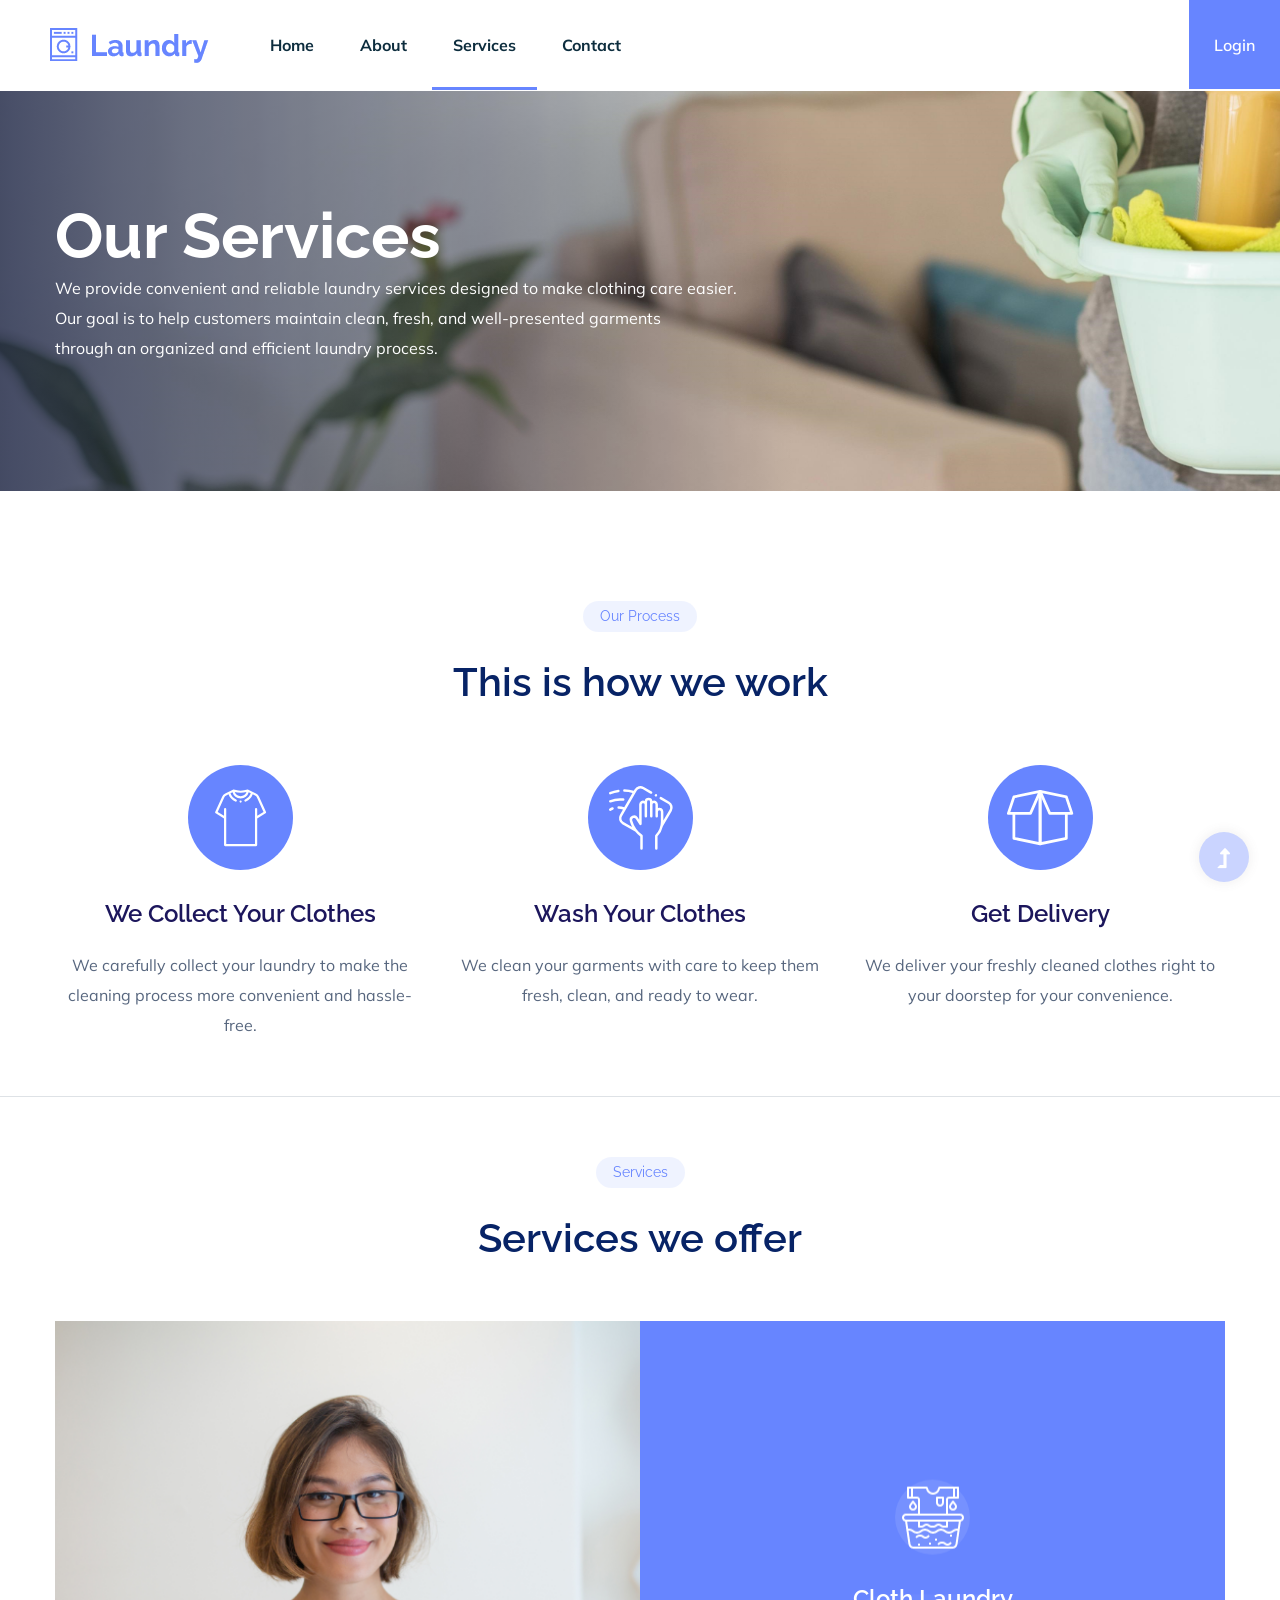
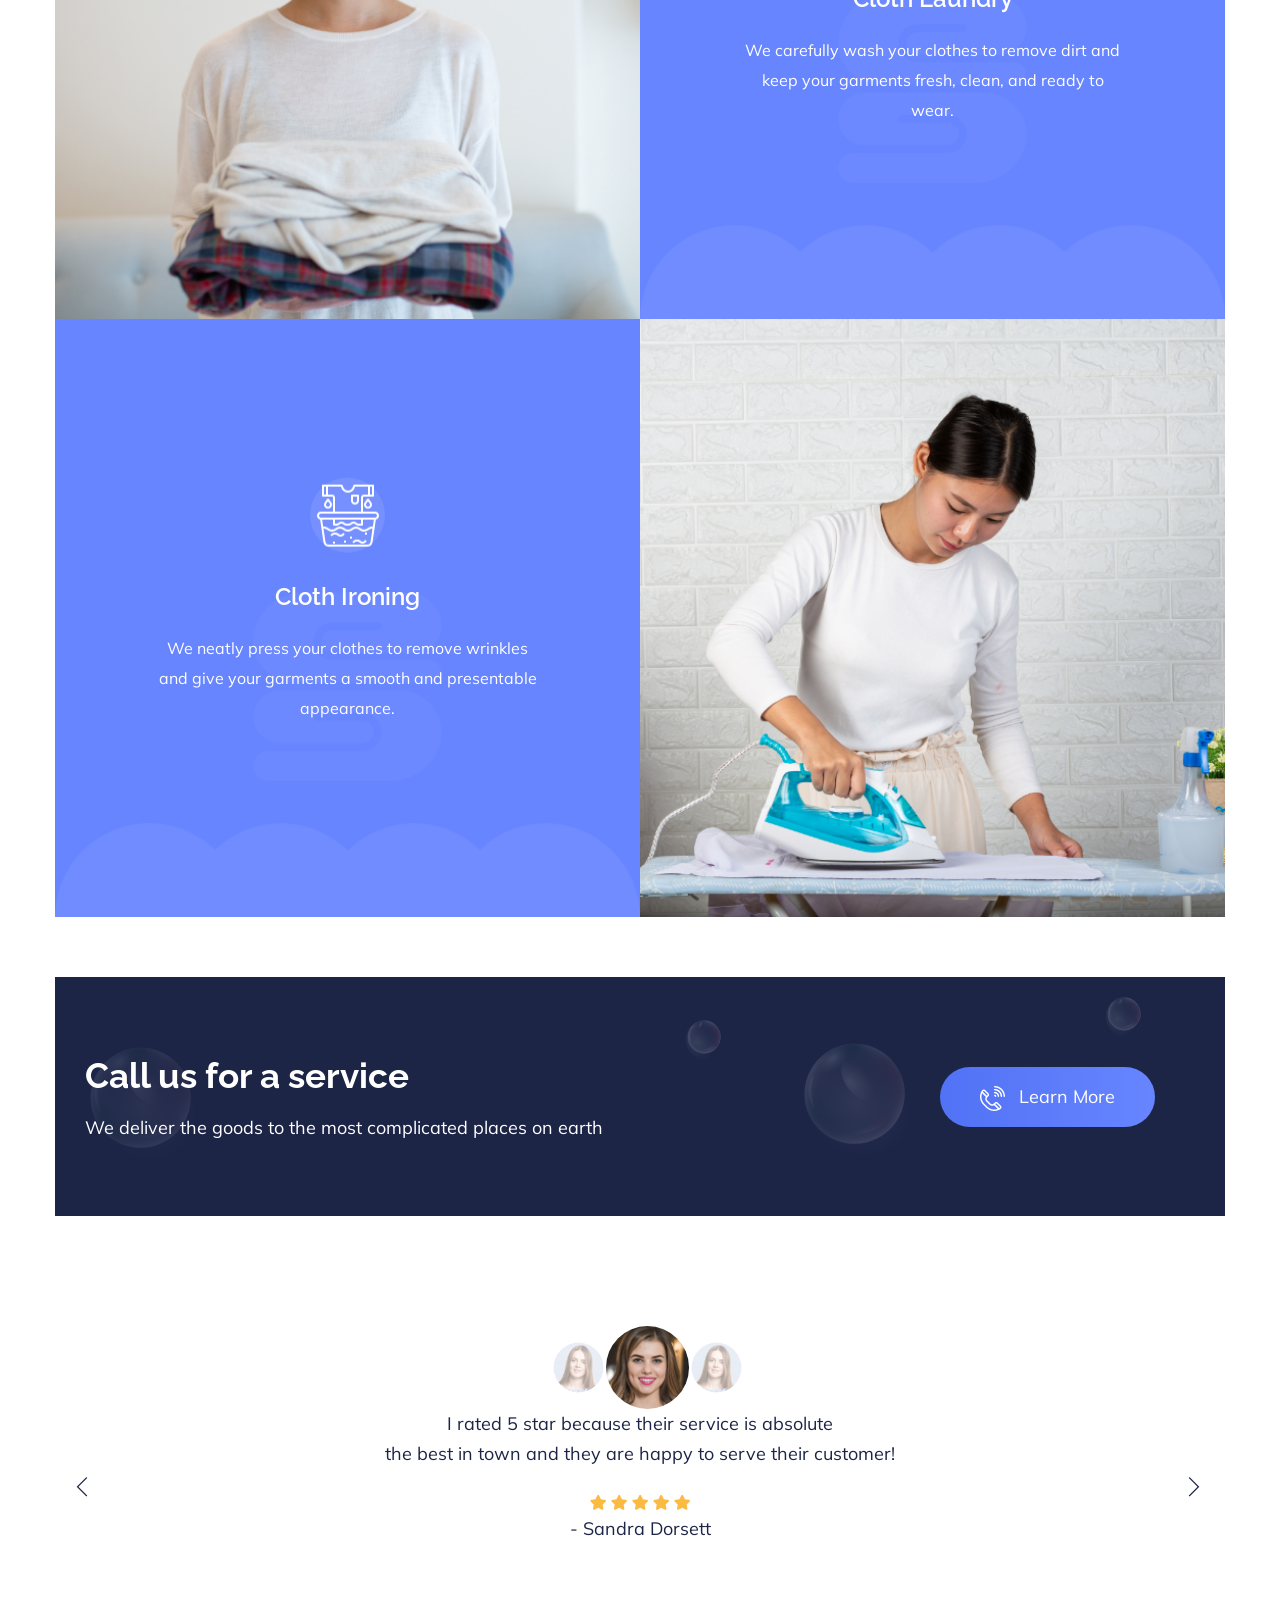
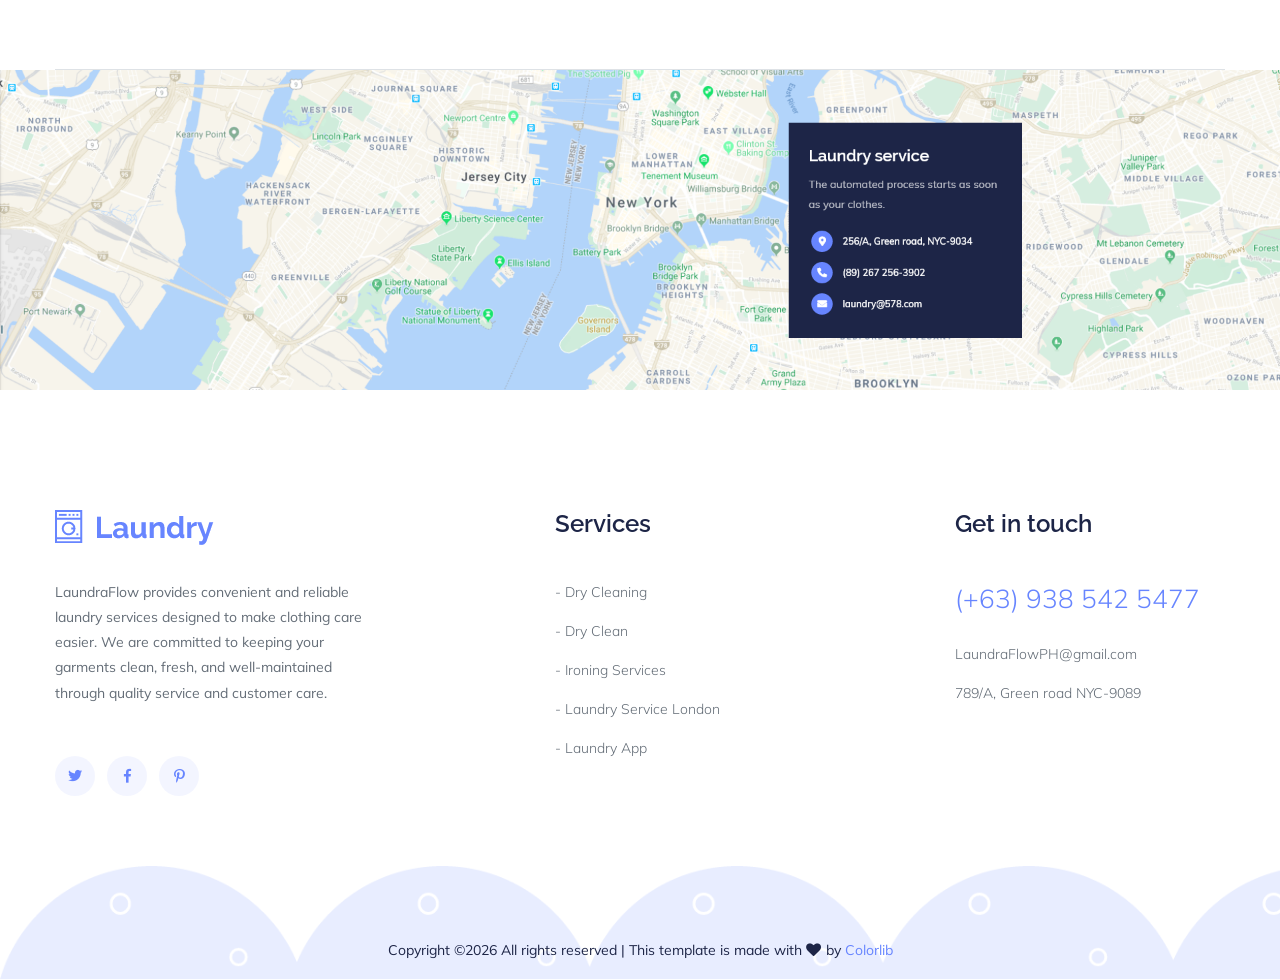
<file: services.html>
<!doctype html>
<html class="no-js" lang="zxx">
<head>
    <meta charset="utf-8">
    <meta http-equiv="x-ua-compatible" content="ie=edge">
    <title>LaundraFlow | Services</title>
    <meta name="description" content="">
    <meta name="viewport" content="width=device-width, initial-scale=1">
    <link rel="manifest" href="site.webmanifest">
    <link rel="shortcut icon" type="image/x-icon" href="assets/img/washicon.png">

    <!-- CSS here -->
    <link rel="stylesheet" href="assets/css/bootstrap.min.css">
    <link rel="stylesheet" href="assets/css/owl.carousel.min.css">
    <link rel="stylesheet" href="assets/css/slicknav.css">
    <link rel="stylesheet" href="assets/css/flaticon.css">
    <link rel="stylesheet" href="assets/css/progressbar_barfiller.css">
    <link rel="stylesheet" href="assets/css/gijgo.css">
    <link rel="stylesheet" href="assets/css/animate.min.css">
    <link rel="stylesheet" href="assets/css/animated-headline.css">
    <link rel="stylesheet" href="assets/css/magnific-popup.css">
    <link rel="stylesheet" href="assets/css/fontawesome-all.min.css">
    <link rel="stylesheet" href="assets/css/themify-icons.css">
    <link rel="stylesheet" href="assets/css/slick.css">
    <link rel="stylesheet" href="assets/css/nice-select.css">
    <link rel="stylesheet" href="assets/css/style.css">
    <link rel="stylesheet" href="assets/css/auth-modal.css">
    <link rel="stylesheet" href="assets/css/style2.css">
</head>
<body>
    <!-- ? Preloader Start -->
    <div id="preloader-active">
        <div class="preloader d-flex align-items-center justify-content-center">
            <div class="preloader-inner position-relative">
                <div class="preloader-circle"></div>
                <div class="preloader-img pere-text">
                    <img src="assets/img/logo/loder.png" alt="">
                </div>
            </div>
        </div>
    </div>
    <!-- Preloader Start -->
    <header>
        <!-- Header Start -->
        <div class="header-area">
            <div class="main-header header-sticky">
                <!-- Logo -->
                <div class="header-left">
                    <div class="logo">
                        <a href="index.html"><img src="assets/img/logo/logo.png" alt=""></a>
                    </div>
                    <div class="menu-wrapper  d-flex align-items-center">
                        <!-- Main-menu -->
                        <div class="main-menu d-none d-lg-block">
                            <nav> 
                                <ul id="navigation">                                                                                          
                                    <li><a href="index.html">Home</a></li>
                                    <li><a href="about.html">About</a></li>
                                    <li  class="active"><a href="services.html">Services</a></li>
                                    <li><a href="contact.html">Contact</a></li>
                                    <li class="lf-mobile-login-item"><a href="#" class="lf-auth-login-trigger">Login</a></li>
                                </ul>
                            </nav>
                        </div>
                    </div>
                </div> 
                <div class="header-right d-none d-lg-block">
                    <a href="#" class="header-btn2 lf-auth-login-trigger">Login</a>
                </div>
                <!-- Mobile Menu -->
                <div class="col-12">
                    <div class="mobile_menu d-block d-lg-none"></div>
                </div>
            </div>
        </div>
        <!-- Header End -->
    </header>
    <main>
        <!--? Hero Start -->
        <div class="slider-area2 section-bg2 hero-overly" data-background="assets/img/hero/hero2.png">
            <div class="slider-height2 d-flex align-items-center">
                <div class="container">
                    <div class="row">
                        <div class="col-xl-12">
                            <div class="hero-cap hero-cap2">
                                <h2>Our Services</h2>
                                <p class="service-subtitle">We provide convenient and reliable laundry services designed to make clothing care easier.<br> Our goal is to help customers maintain clean, fresh, and well-presented garments<br> through an organized and efficient laundry process.</p>
                            </div>
                        </div>
                    </div>
                </div>
            </div>
        </div>
        <!-- Hero End -->
        <!--? Services Area Start -->
        <section class="services-area pt-top border-bottom pb-20 mb-60">
            <div class="container">
                <div class="row justify-content-center">
                    <div class="col-xl-7 col-lg-8">
                        <div class="section-tittle text-center mb-55">
                            <span class="element">Our Process</span>
                            <h2>This is how we work</h2>
                        </div>
                    </div>
                </div>
                <div class="row">
                    <div class="col-lg-4 col-md-6 col-sm-6">
                        <div class="single-cat text-center">
                            <div class="cat-icon">
                                <img src="assets/img/icon/services-icon1.svg" alt="">
                            </div>
                            <div class="cat-cap">
                                <h5><a href="services.html">We collect your clothes</a></h5>
                                <p>We carefully collect your laundry to make the cleaning process more convenient and hassle-free.</p>
                            </div>
                        </div>
                    </div>
                    <div class="col-lg-4 col-md-6 col-sm-6">
                        <div class="single-cat text-center">
                            <div class="cat-icon">
                                <img src="assets/img/icon/services-icon2.svg" alt="">
                            </div>
                            <div class="cat-cap">
                                <h5><a href="services.html">Wash your clothes</a></h5>
                                <p>We clean your garments with care to keep them fresh, clean, and ready to wear.</p>
                            </div>
                        </div>
                    </div>
                    <div class="col-lg-4 col-md-6 col-sm-6">
                        <div class="single-cat text-center">
                            <div class="cat-icon">
                                <img src="assets/img/icon/services-icon3.svg" alt="">
                            </div>
                            <div class="cat-cap">
                                <h5><a href="services.html">Get delivery</a></h5>
                                <p>We deliver your freshly cleaned clothes right to your doorstep for your convenience.</p>
                            </div>
                        </div>
                    </div>
                </div>
            </div>
        </section>
        <!-- Services End -->
        <!--? Offer-services Start  -->
        <section class="offer-services pb-bottom2">
            <div class="container">
                <div class="row justify-content-center">
                    <div class="col-xl-7 col-lg-8">
                        <div class="section-tittle text-center mb-55">
                            <span class="element">Services</span>
                            <h2>Services we offer</h2>
                        </div>
                    </div>
                </div>
                <div class="row no-gutters">
                    <div class="col-lg-6 col-md-6">
                        <div class="single-offers">
                            <img src="assets/img/gallery/offers1.png" alt="" class=" w-100">
                        </div>
                    </div>
                    <div class="col-lg-6 col-md-6">
                        <div class="single-offers">
                            <img src="assets/img/gallery/offers2.png" alt="" class=" w-100">
                            <div class="offers-caption text-center">
                                <div class="cat-icon">
                                    <img src="assets/img/icon/offers-icon1.png" alt="">
                                </div>
                                <div class="cat-cap">
                                    <h5><a href="services.html">Cloth laundry</a></h5>
                                    <p>We carefully wash your clothes to remove dirt and keep your garments fresh, clean, and ready to wear.</p>
                                </div>
                            </div>
                        </div>
                    </div>
                    <div class="col-lg-6 col-md-6">
                        <div class="single-offers">
                            <img src="assets/img/gallery/offers2.png" alt="" class=" w-100">
                            <div class="offers-caption text-center">
                                <div class="cat-icon">
                                    <img src="assets/img/icon/offers-icon1.png" alt="">
                                </div>
                                <div class="cat-cap">
                                    <h5><a href="services.html">Cloth ironing</a></h5>
                                    <p>We neatly press your clothes to remove wrinkles and give your garments a smooth and presentable appearance.</p>
                                </div>
                            </div>
                        </div>
                    </div>
                    <div class="col-lg-6 col-md-6">
                        <div class="single-offers">
                            <img src="assets/img/gallery/offers4.png" alt="" class=" w-100">
                        </div>
                    </div>
                </div>
            </div>
        </section>
        <!-- Offer-services End  -->
        <!--? Want To work -->
        <section class="container">
            <section class="wantToWork-area" data-background="assets/img/gallery/section_bg01.png">
                <div class="wants-wrapper w-padding2">
                    <div class="row align-items-center justify-content-between">
                        <div class="col-xl-8 col-lg-9 col-md-7">
                            <div class="wantToWork-caption wantToWork-caption2">
                                <h2>Call us for a service</h2>
                                <p>We deliver the goods to the most complicated places on earth</p>
                            </div>
                        </div>
                        <div class="col-xl-3 col-lg-3 col-md-5">
                            <a href="#" class="btn wantToWork-btn"><img src="assets/img/icon/call2.png" alt=""> Learn More</a>
                        </div>
                    </div>
                </div>
            </section>
        </section>
        <!-- Want To work End -->
        <!--? Testimonials_start -->
        <section class="testimonials-area testimonials-overly  position-relative">
            <div class="container">
                <div class="border-bottom section-padding40 ">
                    <div class="row">
                        <div class="col-xl-12 ">
                            <!-- testmonial-image -->
                            <div class="testmonial-nav text-center">
                                <div class="testmonial-thumb">
                                    <img src="assets/img/gallery/testimonila1.png" alt="">
                                </div>
                                <div class="testmonial-thumb">
                                    <img src="assets/img/gallery/testimonila2.png" alt="">
                                </div>
                                <div class="testmonial-thumb">
                                    <img src="assets/img/gallery/testimonila3.png" alt="">
                                </div>
                                <div class="testmonial-thumb">
                                    <img src="assets/img/gallery/testimonila2.png" alt="">
                                </div>
                            </div>
                            <div class="testmonial-item-active text-center">
                                <!-- testimonial-single-items -->
                                <div class="testmonial-item ">
                                    <p class="pera">I rated 5 star because their service is absolute<br>the best in town and they are happy to serve their customer!</p>
                                    <div class="rating">
                                        <i class="fas fa-star"></i>
                                        <i class="fas fa-star"></i>
                                        <i class="fas fa-star"></i>
                                        <i class="fas fa-star"></i>
                                        <i class="fas fa-star"></i>
                                    </div>
                                    <p> - Sandra Dorsett</p>
                                </div>
                                <!-- testimonial-single-items -->
                                <div class="testmonial-item ">
                                    <p class="pera">5 Star to the top!<br> Can't wait for more!</p>
                                    <div class="rating">
                                        <i class="fas fa-star"></i>
                                        <i class="fas fa-star"></i>
                                        <i class="fas fa-star"></i>
                                        <i class="fas fa-star"></i>
                                        <i class="fas fa-star"></i>
                                    </div>
                                    <p> - Alexandra Keith</p>
                                </div>
                                <!-- testimonial-single-items -->
                                <div class="testmonial-item ">
                                    <p class="pera">Of course customers are always right<br> 5 Stars for me handsdown, love their services</p>
                                    <div class="rating">
                                        <i class="fas fa-star"></i>
                                        <i class="fas fa-star"></i>
                                        <i class="fas fa-star"></i>
                                        <i class="fas fa-star"></i>
                                        <i class="fas fa-star"></i>
                                    </div>
                                    <p> - Michaella Kanae</p>
                                </div>
                            </div>
                        </div>
                    </div>
                </div>
            </div>
        </section>
        <!-- Testimonials_end -->

        <!--?  Map Area start  -->
        <div class="Map-area">
            <img src="assets/img/gallery/Map.png" alt="" class="w-100">
        </div>
        <!-- Map Area End -->
    </main>
    <footer>
        <!-- Footer Start-->
        <div class="footer-area footer-padding">
            <div class="container">
                <div class="row d-flex justify-content-between">
                    <div class="col-xl-4 col-lg-4 col-md-4 col-sm-6">
                     <div class="single-footer-caption mb-50">
                       <div class="single-footer-caption mb-30">
                        <!-- logo -->
                        <div class="footer-logo mb-35">
                            <a href="index.html"><img src="assets/img/logo/logo2_footer.png" alt=""></a>
                        </div>
                        <div class="footer-tittle">
                            <div class="footer-pera">
                                <p>LaundraFlow provides convenient and reliable laundry services designed to make clothing care easier. We are committed to keeping your garments clean, fresh, and well-maintained through quality service and customer care.</p>
                            </div>
                        </div>
                        <!-- social -->
                        <div class="footer-social">
                            <a href="#"><i class="fab fa-twitter"></i></a>
                            <a href="https://bit.ly/sai4ull"><i class="fab fa-facebook-f"></i></a>
                            <a href="#"><i class="fab fa-pinterest-p"></i></a>
                        </div>
                    </div>
                </div>
            </div>
            <div class="col-xl-3 col-lg-4 col-md-4 col-sm-6">
                <div class="single-footer-caption mb-50">
                    <div class="footer-tittle">
                        <h4>Services </h4>
                        <ul>
                            <li><a href="#">- Dry Cleaning</a></li>
                            <li><a href="#">- Dry Clean</a></li>
                            <li><a href="#">- Ironing Services</a></li>
                            <li><a href="#">- Laundry Service London</a></li>
                            <li><a href="#">- Laundry App</a></li>
                        </ul>
                    </div>
                </div>
            </div>
            <div class="col-xl-3 col-lg-4 col-md-4 col-sm-6">
                <div class="single-footer-caption mb-50">
                    <div class="footer-tittle">
                        <h4>Get in touch</h4>
                        <ul>
                            <li class="number"><a href="#">(+63) 938 542 5477</a></li>
                            <li><a href="#">LaundraFlowPH@gmail.com</a></li>
                            <li><a href="#">789/A, Green road NYC-9089</a></li>
                        </ul>
                    </div>
                </div>
            </div>
        </div>
    </div>
</div>
<!-- footer-bottom area -->
<div class="footer-bottom-area section-bg2" data-background="assets/img/gallery/footer-bg.png">
    <div class="container">
        <div class="footer-border">
           <div class="row d-flex align-items-center">
               <div class="col-xl-12 ">
                   <div class="footer-copy-right text-center">
                       <p><!-- Link back to Colorlib can't be removed. Template is licensed under CC BY 3.0. -->
                          Copyright &copy;<script>document.write(new Date().getFullYear());</script> All rights reserved | This template is made with <i class="fa fa-heart" aria-hidden="true"></i> by <a href="https://colorlib.com" target="_blank">Colorlib</a>
                          <!-- Link back to Colorlib can't be removed. Template is licensed under CC BY 3.0. --></p>
                      </div>
                  </div>
              </div>
          </div>
      </div>
  </div>
  <!-- Footer End-->
</footer>
<!-- Scroll Up -->
<div id="back-top" >
    <a title="Go to Top" href="#"> <i class="fas fa-level-up-alt"></i></a>
</div>
<!-- LaundraFlow Login and Registration Popup -->
<div class="lf-auth-overlay" id="lfAuthOverlay" aria-hidden="true">

    <div class="lf-auth-card" id="lfAuthCard"
         role="dialog" aria-modal="true"
         aria-labelledby="lfLoginTitle">

        <!-- Close Button -->
        <button type="button" class="lf-auth-close"
                id="lfAuthClose" aria-label="Close">
            <i class="fas fa-times"></i>
        </button>

        <!-- LOGIN FORM -->
        <div class="lf-auth-view lf-auth-login-view">

            <h2 id="lfLoginTitle">Login</h2>

            <form class="lf-auth-form">

                <div class="lf-auth-field">
                    <input type="email" name="email"
                           placeholder=" " required
                           autocomplete="email">
                    <label>Email</label>
                    <i class="fas fa-envelope lf-auth-icon"></i>
                </div>

                <div class="lf-auth-field">
                    <input type="password" id="lfLoginPassword"
                           name="password" placeholder=" "
                           required autocomplete="current-password">
                    <label>Password</label>

                    <button type="button"
                            class="lf-auth-password-toggle"
                            data-target="lfLoginPassword"
                            aria-label="Show password">
                        <i class="fas fa-eye"></i>
                    </button>
                </div>

                <div class="lf-auth-options">
                    <label>
                        <input type="checkbox" name="remember">
                        Remember me
                    </label>

                    <a href="#" class="lf-auth-forgot-link">Forgot Password?</a>
                </div>

                <button type="submit" class="lf-auth-submit">
                    Login
                </button>

                <p class="lf-auth-status" aria-live="polite"></p>

                <div class="lf-auth-switch">
                    <p>
                        Don't have an account?
                        <a href="#" class="lf-auth-register-link">
                            Register
                        </a>
                    </p>
                </div>

            </form>
        </div>

        <!-- REGISTRATION FORM -->
        <div class="lf-auth-view lf-auth-register-view">

            <h2>Registration</h2>

            <form class="lf-auth-form">

                <div class="lf-auth-field">
                    <input type="text" name="username"
                           placeholder=" " required
                           autocomplete="username">
                    <label>Username</label>
                    <i class="fas fa-user lf-auth-icon"></i>
                </div>

                <div class="lf-auth-field">
                    <input type="email" name="email"
                           placeholder=" " required
                           autocomplete="email">
                    <label>Email</label>
                    <i class="fas fa-envelope lf-auth-icon"></i>
                </div>

                <div class="lf-auth-field">
                    <input type="password" id="lfRegisterPassword"
                           name="password" placeholder=" "
                           required autocomplete="new-password">
                    <label>Password</label>

                    <button type="button"
                            class="lf-auth-password-toggle"
                            data-target="lfRegisterPassword"
                            aria-label="Show password">
                        <i class="fas fa-eye"></i>
                    </button>
                </div>

                <div class="lf-auth-terms">
                    <label>
                        <input type="checkbox" required>
                        I agree to the terms & conditions
                    </label>
                </div>

                <button type="submit" class="lf-auth-submit">
                    Register
                </button>

                <p class="lf-auth-status" aria-live="polite"></p>

                <div class="lf-auth-switch">
                    <p>
                        Already have an account?
                        <a href="#" class="lf-auth-login-link">
                            Login
                        </a>
                    </p>
                </div>

            </form>
        </div>
<!-- FORGOT PASSWORD FORM -->
<div class="lf-auth-view lf-auth-forgot-view">

    <h2>Forgot Password?</h2>

    <p class="lf-auth-description">
        Enter your registered email address to request
        a password reset.
    </p>

    <form class="lf-auth-forgot-form">

        <div class="lf-auth-field">
            <input type="email"
                   name="email"
                   placeholder=" "
                   required
                   autocomplete="email">

            <label>Email Address</label>

            <i class="fas fa-envelope lf-auth-icon"></i>
        </div>

        <button type="submit" class="lf-auth-submit">
            Send Reset Link
        </button>

        <p class="lf-auth-status" aria-live="polite"></p>

        <div class="lf-auth-switch">
            <p>
                Remember your password?
                <a href="#" class="lf-auth-back-login-link">
                    Login
                </a>
            </p>
        </div>

    </form>
</div>
<!-- END FORGOT PASSWORD FORM -->
    </div>
</div>
<!-- End LaundraFlow Authentication Popup -->

<!-- JS here -->

<script src="./assets/js/vendor/modernizr-3.5.0.min.js"></script>
<!-- Jquery, Popper, Bootstrap -->
<script src="./assets/js/vendor/jquery-1.12.4.min.js"></script>
<script src="./assets/js/popper.min.js"></script>
<script src="./assets/js/bootstrap.min.js"></script>
<!-- Jquery Mobile Menu -->
<script src="./assets/js/jquery.slicknav.min.js"></script>

<!-- Jquery Slick , Owl-Carousel Plugins -->
<script src="./assets/js/owl.carousel.min.js"></script>
<script src="./assets/js/slick.min.js"></script>
<!-- One Page, Animated-HeadLin -->
<script src="./assets/js/wow.min.js"></script>
<script src="./assets/js/animated.headline.js"></script>
<script src="./assets/js/jquery.magnific-popup.js"></script>

<!-- Date Picker -->
<script src="./assets/js/gijgo.min.js"></script>
<!-- Nice-select, sticky -->
<script src="./assets/js/jquery.nice-select.min.js"></script>
<script src="./assets/js/jquery.sticky.js"></script>
<!-- Progress -->
<script src="./assets/js/jquery.barfiller.js"></script>

<!-- counter , waypoint,Hover Direction -->
<script src="./assets/js/jquery.counterup.min.js"></script>
<script src="./assets/js/waypoints.min.js"></script>
<script src="./assets/js/jquery.countdown.min.js"></script>
<script src="./assets/js/hover-direction-snake.min.js"></script>

<!-- contact js -->
<script src="./assets/js/contact.js"></script>
<script src="./assets/js/jquery.form.js"></script>
<script src="./assets/js/jquery.validate.min.js"></script>
<script src="./assets/js/mail-script.js"></script>
<script src="./assets/js/jquery.ajaxchimp.min.js"></script>

<!-- Jquery Plugins, main Jquery -->	
<script src="./assets/js/plugins.js"></script>
<script src="./assets/js/main.js"></script>
<script src="./assets/js/auth-modal.js"></script>

</body>
</html>
</file>
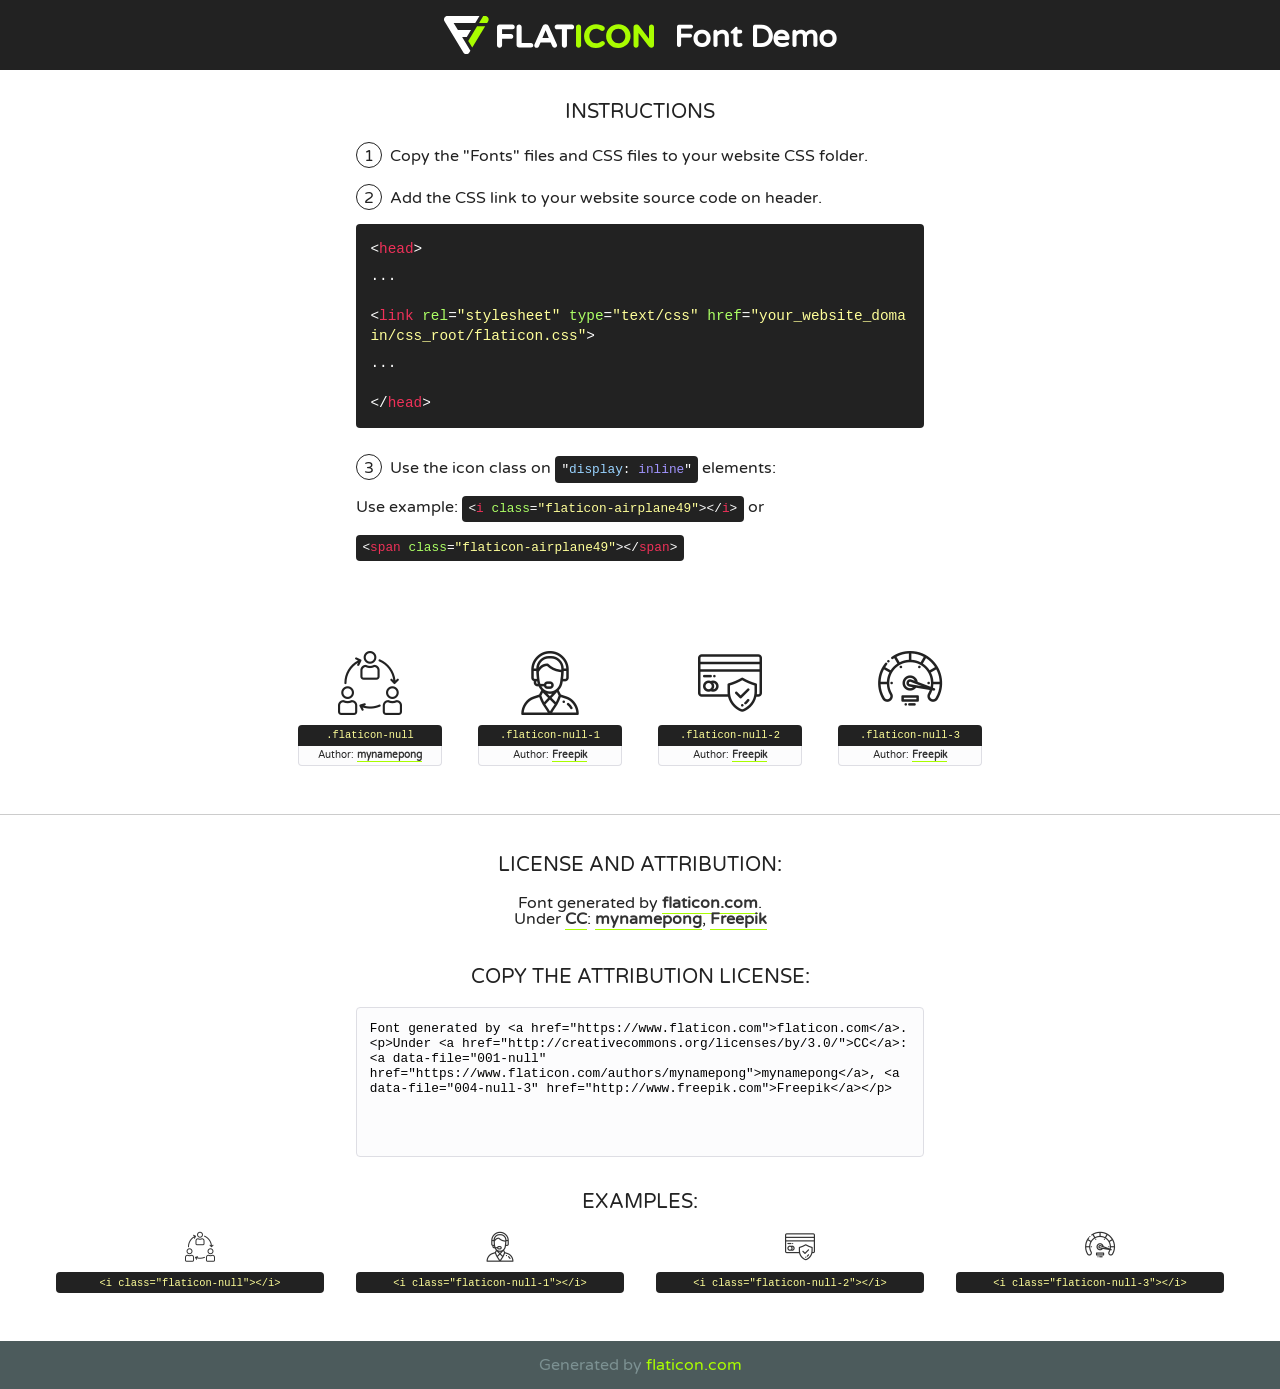
<file: assets/fonts/flaticon.html>
<!DOCTYPE html>
<!--
  Flaticon icon font: Flaticon
  Creation date: 03/06/2020 12:20
-->
<html>
<!DOCTYPE html>
<html>

<head>
    <title>Flaticon WebFont</title>
    <link href="http://fonts.googleapis.com/css?family=Varela+Round" rel="stylesheet" type="text/css" />
    <link rel="stylesheet" type="text/css" href="flaticon.css">
    <meta charset="UTF-8">
    <style>
    html, body, div, span, applet, object, iframe,
    h1, h2, h3, h4, h5, h6, p, blockquote, pre,
    a, abbr, acronym, address, big, cite, code,
    del, dfn, em, img, ins, kbd, q, s, samp,
    small, strike, strong, sub, sup, tt, var,
    b, u, i, center,
    dl, dt, dd, ol, ul, li,
    fieldset, form, label, legend,
    table, caption, tbody, tfoot, thead, tr, th, td,
    article, aside, canvas, details, embed, 
    figure, figcaption, footer, header, hgroup, 
    menu, nav, output, ruby, section, summary,
    time, mark, audio, video {
        margin: 0;
        padding: 0;
        border: 0;
        font-size: 100%;
        font: inherit;
        vertical-align: baseline;
    }
    /* HTML5 display-role reset for older browsers */
    article, aside, details, figcaption, figure, 
    footer, header, hgroup, menu, nav, section {
        display: block;
    }
    body {
        line-height: 1;
    }
    ol, ul {
        list-style: none;
    }
    blockquote, q {
        quotes: none;
    }
    blockquote:before, blockquote:after,
    q:before, q:after {
        content: '';
        content: none;
    }
    table {
        border-collapse: collapse;
        border-spacing: 0;
    }
    body {
        font-family: 'Varela Round', Helvetica, Arial, sans-serif;
        font-size: 16px;
        color: #222;
    }
    a {
        color: #333;
        border-bottom: 1px solid #a9fd00;
        font-weight: bold;
        text-decoration: none;
    }
    * {
        -moz-box-sizing: border-box;
        -webkit-box-sizing: border-box;
        box-sizing: border-box;
        margin: 0;
        padding: 0;
    }
    [class^="flaticon-"]:before, [class*=" flaticon-"]:before, [class^="flaticon-"]:after, [class*=" flaticon-"]:after {
        font-family: Flaticon;
        font-size: 30px;
        font-style: normal;
        margin-left: 20px;
        color: #333;
    }
    .wrapper {
        max-width: 600px;
        margin: auto;
        padding: 0 1em;
    }
    .title {
        font-size: 1.25em;
        text-align: center;
        margin-bottom: 1em;
        text-transform: uppercase;
    }
    header {
        text-align: center;
        background-color: #222;
        color: #fff;
        padding: 1em;
    }
    header .logo {
        width: 210px;
        height: 38px;
        display: inline-block;
        vertical-align: middle;
        margin-right: 1em;
        border: none;
    }
    header strong {
        font-size: 1.95em;
        font-weight: bold;
        vertical-align: middle;
        margin-top: 5px;
        display: inline-block;
    }
    .demo {
        margin: 2em auto;
        line-height: 1.25em;
    }
    .demo ul li {
        margin-bottom: 1em;
    }
    .demo ul li .num {
        color: #222;
        border-radius: 20px;
        display: inline-block;
        width: 26px;
        padding: 3px;
        height: 26px;
        text-align: center;
        margin-right: 0.5em;
        border: 1px solid #222;
    }
    .demo ul li code {
        background-color: #222;
        border-radius: 4px;
        padding: 0.25em 0.5em;
        display: inline-block;
        color: #fff;
        font-family: Consolas,Monaco,Lucida Console,Liberation Mono,DejaVu Sans Mono,Bitstream Vera Sans Mono,Courier New, monospace;
        font-weight: lighter;
        margin-top: 1em;
        font-size: 0.8em;
        word-break: break-all;
    }
    .demo ul li code.big {
        padding: 1em;
        font-size: 0.9em;
    }
    .demo ul li code .red {
        color: #EF3159;
    }
    .demo ul li code .green {
        color: #ACFF65;
    }
    .demo ul li code .yellow {
        color: #FFFF99;
    }
    .demo ul li code .blue {
        color: #99D3FF;
    }
    .demo ul li code .purple {
        color: #A295FF;
    }
    .demo ul li code .dots {
        margin-top: 0.5em;
        display: block;
    }
    #glyphs {
        border-bottom: 1px solid #ccc;
        padding: 2em 0;
        text-align: center;
    }
    .glyph {
        display: inline-block;
        width: 9em;
        margin: 1em;
        text-align: center;
        vertical-align: top;
        background: #FFF;
    }
    .glyph .glyph-icon {
        padding: 10px;
        display: block;
        font-family:"Flaticon";
        font-size: 64px;
        line-height: 1;
    }
    .glyph .glyph-icon:before {
        font-size: 64px;
        color: #222;
        margin-left: 0;
    }
    .class-name {
        font-size: 0.65em;
        background-color: #222;
        color: #fff;
        border-radius: 4px 4px 0 0;
        padding: 0.5em;
        color: #FFFF99;
        font-family: Consolas,Monaco,Lucida Console,Liberation Mono,DejaVu Sans Mono,Bitstream Vera Sans Mono,Courier New, monospace;
    }
    .author-name {
        font-size: 0.6em;
        background-color: #fcfcfd;
        border: 1px solid #DEDEE4;
        border-top: 0;
        border-radius: 0 0 4px 4px;
        padding: 0.5em;
    }
    .class-name:last-child {
        font-size: 10px;
        color:#888;
    }
    .class-name:last-child a {
        font-size: 10px;
        color:#555;
    }
    .class-name:last-child a:hover {
        color:#a9fd00;
    }
    .glyph > input {
        display: block;
        width: 100px;
        margin: 5px auto;
        text-align: center;
        font-size: 12px;
        cursor: text;
    }
    .glyph > input.icon-input {
        font-family:"Flaticon";
        font-size: 16px;
        margin-bottom: 10px;
    }
    .attribution .title {
        margin-top: 2em;
    }
    .attribution textarea {
        background-color: #fcfcfd;
        padding: 1em;
        border: none;
        box-shadow: none;
        border: 1px solid #DEDEE4;
        border-radius: 4px;
        resize: none;
        width: 100%;
        height: 150px;
        font-size: 0.8em;
        font-family: Consolas,Monaco,Lucida Console,Liberation Mono,DejaVu Sans Mono,Bitstream Vera Sans Mono,Courier New, monospace;
        -webkit-appearance: none;
    }
    .iconsuse {
        margin: 2em auto;
        text-align: center;
        max-width: 1200px;
    }
    .iconsuse:after {
        content: '';
        display: table;
        clear: both;
    }
    .iconsuse .image {
        float: left;
        width: 25%;
        padding: 0 1em;
    }
    .iconsuse .image p {
        margin-bottom: 1em;
    }
    .iconsuse .image span {
        display: block;
        font-size: 0.65em;
        background-color: #222;
        color: #fff;
        border-radius: 4px;
        padding: 0.5em;
        color: #FFFF99;
        margin-top: 1em;
        font-family: Consolas,Monaco,Lucida Console,Liberation Mono,DejaVu Sans Mono,Bitstream Vera Sans Mono,Courier New, monospace;
    }
    #footer {
        text-align: center;
        background-color: #4C5B5C;
        color: #7c9192;
        padding: 1em;
    }
    #footer a {
        border: none;
        color: #a9fd00;
        font-weight: normal;
    }
    @media (max-width: 960px) {
        .iconsuse .image {
            width: 50%;
        }
    }
    @media (max-width: 560px) {
        .iconsuse .image {
            width: 100%;
        }
    }
    </style>
</head>

<body class="characters-off">

    <header>
        <a href="https://www.flaticon.com" target="_blank" class="logo">
            <svg version="1.1" xmlns="http://www.w3.org/2000/svg" xmlns:xlink="http://www.w3.org/1999/xlink" xmlns:a="http://ns.adobe.com/AdobeSVGViewerExtensions/3.0/" viewBox="0 0 560.875 102.036" enable-background="new 0 0 560.875 102.036" xml:space="preserve">
                <defs>
                </defs>
                <g>
                    <g class="letters">
                        <path fill="#ffffff" d="M141.596,29.675c0-3.777,2.985-6.767,6.764-6.767h34.438c3.426,0,6.15,2.728,6.15,6.15
                        c0,3.43-2.724,6.149-6.15,6.149h-27.674v13.091h23.719c3.429,0,6.151,2.724,6.151,6.15c0,3.43-2.723,6.149-6.151,6.149h-23.719
                        v17.574c0,3.773-2.986,6.761-6.764,6.761c-3.779,0-6.764-2.989-6.764-6.761V29.675z"></path>
                        <path fill="#ffffff" d="M193.844,29.149c0-3.781,2.985-6.767,6.764-6.767c3.776,0,6.763,2.985,6.763,6.767v42.957h25.039
                        c3.426,0,6.149,2.726,6.149,6.153c0,3.425-2.723,6.15-6.149,6.15h-31.802c-3.779,0-6.764-2.986-6.764-6.768V29.149z"></path>
                        <path fill="#ffffff" d="M241.891,75.71l21.438-48.407c1.492-3.341,4.215-5.357,7.906-5.357h0.792
                        c3.686,0,6.323,2.017,7.815,5.357l21.439,48.407c0.436,0.967,0.701,1.845,0.701,2.723c0,3.602-2.809,6.501-6.414,6.501
                        c-3.161,0-5.269-1.845-6.499-4.655l-4.132-9.661h-27.059l-4.301,10.102c-1.144,2.631-3.426,4.214-6.237,4.214
                        c-3.517,0-6.24-2.81-6.24-6.325C241.1,77.64,241.451,76.677,241.891,75.71z M279.932,58.666l-8.521-20.297l-8.526,20.297H279.932
                        z"></path>
                        <path fill="#ffffff" d="M314.864,35.387H301.86c-3.429,0-6.239-2.813-6.239-6.238c0-3.429,2.811-6.24,6.239-6.24h39.533
                        c3.426,0,6.237,2.811,6.237,6.24c0,3.425-2.811,6.238-6.237,6.238h-13.001v42.785c0,3.773-2.99,6.761-6.764,6.761
                        c-3.779,0-6.764-2.989-6.764-6.761V35.387z"></path>
                        <path fill="#A9FD00" d="M352.615,29.149c0-3.781,2.985-6.767,6.767-6.767c3.774,0,6.761,2.985,6.761,6.767v49.024
                        c0,3.773-2.987,6.761-6.761,6.761c-3.781,0-6.767-2.989-6.767-6.761V29.149z"></path>
                        <path fill="#A9FD00" d="M374.132,53.836v-0.179c0-17.481,13.178-31.801,32.065-31.801c9.22,0,15.459,2.458,20.557,6.238
                        c1.402,1.054,2.637,2.985,2.637,5.357c0,3.692-2.985,6.59-6.681,6.59c-1.845,0-3.071-0.702-4.044-1.319
                        c-3.776-2.813-7.729-4.393-12.562-4.393c-10.364,0-17.831,8.611-17.831,19.154v0.173c0,10.542,7.291,19.329,17.831,19.329
                        c5.715,0,9.492-1.756,13.359-4.834c1.049-0.874,2.458-1.491,4.039-1.491c3.429,0,6.325,2.813,6.325,6.236
                        c0,2.106-1.056,3.78-2.282,4.834c-5.539,4.834-12.036,7.733-21.878,7.733C387.572,85.464,374.132,71.493,374.132,53.836z"></path>
                        <path fill="#A9FD00" d="M433.009,53.836v-0.179c0-17.481,13.79-31.801,32.766-31.801c18.981,0,32.592,14.143,32.592,31.628v0.173
                        c0,17.483-13.785,31.807-32.769,31.807C446.625,85.464,433.009,71.32,433.009,53.836z M484.224,53.836v-0.179
                        c0-10.539-7.725-19.326-18.626-19.326c-10.893,0-18.449,8.611-18.449,19.154v0.173c0,10.542,7.73,19.329,18.626,19.329
                        C476.676,72.986,484.224,64.378,484.224,53.836z"></path>
                        <path fill="#A9FD00" d="M506.233,29.321c0-3.774,2.99-6.763,6.767-6.763h1.401c3.252,0,5.183,1.583,7.029,3.953l26.093,34.265
                        V29.059c0-3.692,2.99-6.677,6.681-6.677c3.683,0,6.671,2.985,6.671,6.677v48.934c0,3.78-2.987,6.765-6.764,6.765h-0.436
                        c-3.257,0-5.188-1.581-7.034-3.953l-27.056-35.492v32.944c0,3.687-2.985,6.676-6.678,6.676c-3.683,0-6.673-2.989-6.673-6.676
                        V29.321z"></path>
                    </g>
                    <g class="insignia">
                        <path fill="#ffffff" d="M48.372,56.137h12.517l11.156-18.537H37.186L25.688,18.539h57.825L94.668,0H9.271
                        C5.925,0,2.842,1.801,1.198,4.716c-1.644,2.907-1.593,6.482,0.134,9.343l50.38,83.501c1.678,2.781,4.689,4.476,7.938,4.476
                        c3.246,0,6.257-1.695,7.935-4.476l2.898-4.804L48.372,56.137z"></path>
                        <g class="i">
                            <path fill="#A9FD00" d="M93.575,18.539h0.031v0.004l21.652,0.004l2.705-4.488c1.727-2.861,1.778-6.436,0.133-9.343
                            C116.454,1.801,113.371,0,110.026,0h-5.294L93.575,18.539z"></path>
                            <polygon fill="#A9FD00" points="88.291,27.356 64.725,66.486 75.519,84.404 109.942,27.356"></polygon>
                        </g>
                    </g>
                </g>
            </svg>
        </a>
        <strong>Font Demo</strong>
    </header>


    <section class="demo wrapper">

        <p class="title">Instructions</p>

        <ul>
            <li>
                <span class="num">1</span>Copy the "Fonts" files and CSS files to your website CSS folder.
            </li>
            <li>
                <span class="num">2</span>Add the CSS link to your website source code on header.
                <code class="big">
                    &lt;<span class="red">head</span>&gt;
                    <br/><span class="dots">...</span>
                    <br/>&lt;<span class="red">link</span> <span class="green">rel</span>=<span class="yellow">"stylesheet"</span> <span class="green">type</span>=<span class="yellow">"text/css"</span> <span class="green">href</span>=<span class="yellow">"your_website_domain/css_root/flaticon.css"</span>&gt;
                    <br/><span class="dots">...</span>
                    <br/>&lt;/<span class="red">head</span>&gt;
                </code>
            </li>

            <li>
                <p>
                    <span class="num">3</span>Use the icon class on <code>"<span class="blue">display</span>:<span class="purple"> inline</span>"</code> elements:
                    <br />
                    Use example: <code>&lt;<span class="red">i</span> <span class="green">class</span>=<span class="yellow">&quot;flaticon-airplane49&quot;</span>&gt;&lt;/<span class="red">i</span>&gt;</code> or <code>&lt;<span class="red">span</span> <span class="green">class</span>=<span class="yellow">&quot;flaticon-airplane49&quot;</span>&gt;&lt;/<span class="red">span</span>&gt;</code>
            </li>
        </ul>

    </section>




   <section id="glyphs">          
    
      
        <div class="glyph"><div class="glyph-icon flaticon-null"></div>
            <div class="class-name">.flaticon-null</div>
            <div class="author-name">Author: <a data-file="001-null" href="https://www.flaticon.com/authors/mynamepong">mynamepong</a> </div> 
        </div>        
        
        <div class="glyph"><div class="glyph-icon flaticon-null-1"></div>
            <div class="class-name">.flaticon-null-1</div>
            <div class="author-name">Author: <a data-file="002-null-1" href="http://www.freepik.com">Freepik</a> </div> 
        </div>        
        
        <div class="glyph"><div class="glyph-icon flaticon-null-2"></div>
            <div class="class-name">.flaticon-null-2</div>
            <div class="author-name">Author: <a data-file="003-null-2" href="http://www.freepik.com">Freepik</a> </div> 
        </div>        
        
        <div class="glyph"><div class="glyph-icon flaticon-null-3"></div>
            <div class="class-name">.flaticon-null-3</div>
            <div class="author-name">Author: <a data-file="004-null-3" href="http://www.freepik.com">Freepik</a> </div> 
        </div>        
        

    </section>



    <section class="attribution wrapper"   style="text-align:center;">

      <div class="title">License and attribution:</div><div class="attrDiv">Font generated by <a href="https://www.flaticon.com">flaticon.com</a>. <div><p>Under <a href="http://creativecommons.org/licenses/by/3.0/">CC</a>: <a data-file="001-null" href="https://www.flaticon.com/authors/mynamepong">mynamepong</a>, <a data-file="004-null-3" href="http://www.freepik.com">Freepik</a></p>  </div>
      </div>
      <div class="title">Copy the Attribution License:</div>

    <textarea onclick="this.focus();this.select();">Font generated by &lt;a href=&quot;https://www.flaticon.com&quot;&gt;flaticon.com&lt;/a&gt;. <p>Under <a href="http://creativecommons.org/licenses/by/3.0/">CC</a>: <a data-file="001-null" href="https://www.flaticon.com/authors/mynamepong">mynamepong</a>, <a data-file="004-null-3" href="http://www.freepik.com">Freepik</a></p>  
     </textarea>

    </section>

    <section class="iconsuse">

          <div class="title">Examples:</div>            
             
            <div class="image">
                <p>
                    <i class="glyph-icon flaticon-null"></i> 
                    <span>&lt;i class=&quot;flaticon-null&quot;&gt;&lt;/i&gt;</span>
                </p>
            </div>
            
            <div class="image">
                <p>
                    <i class="glyph-icon flaticon-null-1"></i> 
                    <span>&lt;i class=&quot;flaticon-null-1&quot;&gt;&lt;/i&gt;</span>
                </p>
            </div>
            
            <div class="image">
                <p>
                    <i class="glyph-icon flaticon-null-2"></i> 
                    <span>&lt;i class=&quot;flaticon-null-2&quot;&gt;&lt;/i&gt;</span>
                </p>
            </div>
            
            <div class="image">
                <p>
                    <i class="glyph-icon flaticon-null-3"></i> 
                    <span>&lt;i class=&quot;flaticon-null-3&quot;&gt;&lt;/i&gt;</span>
                </p>
            </div>
                       
        </div>
                            
    </section>

<div id="footer">
    <div>Generated by <a href="https://www.flaticon.com">flaticon.com</a>
    </div>
</div>



</body>
</html>
</file>
<file: assets/css/flaticon.css>
/*
  	Flaticon icon font: Flaticon
  	Creation date: 03/06/2020 12:20
  	*/

@font-face {
  font-family: "Flaticon";
  src: url("../fonts/Flaticon.eot");
  src: url("../fonts/Flaticon.eot?#iefix") format("embedded-opentype"),
       url("../fonts/Flaticon.woff2") format("woff2"),
       url("../fonts/Flaticon.woff") format("woff"),
       url("../fonts/Flaticon.ttf") format("truetype"),
       url("../fonts/Flaticon.svg#Flaticon") format("svg");
  font-weight: normal;
  font-style: normal;
}

@media screen and (-webkit-min-device-pixel-ratio:0) {
  @font-face {
    font-family: "Flaticon";
    src: url("../fonts/Flaticon.svg#Flaticon") format("svg");
  }
}

[class^="flaticon-"]:before, [class*=" flaticon-"]:before,
[class^="flaticon-"]:after, [class*=" flaticon-"]:after {   
  font-family: Flaticon;
font-style: normal;
}

.flaticon-null:before { content: "\f100"; }
.flaticon-null-1:before { content: "\f101"; }
.flaticon-null-2:before { content: "\f102"; }
.flaticon-null-3:before { content: "\f103"; }
</file>
<file: assets/css/progressbar_barfiller.css>
/* Custom Code skills */
.single-skill{
  display: flex;
}

.single-skill span {
	color: #79838b;
	font-size: 13px;
	font-weight: 300;
	letter-spacing: 0;
	margin-bottom: 14px;
	display: block;
}
.single-skill .bar-progress {
	width: 100%;
}
.single-skill .bar-title {
  width: 20%;
  margin-bottom: 19px;
}

.skills-content {
  padding-top: 200px;
  padding-left: 70px;
}

.skills-shape-bg {
  height: 651px;
  width: 868px;
  position: absolute;
  content: "";
  border: 2px solid #4d4d4d;
  left: 40%;
  top: 255px;
}

.skills-shape-bg::before {
  position: absolute;
  content: "";
  height: 465px;
  width: 300px;
  border: 2px solid #4d4d4d;
  left: -35%;
  top: 50%;
  transform: translateY(-50%);
  border-right: 0;
}



/* Default */
.barfiller {
	width: 100%;
	height: 10px;
	background: #f6f9fc;
  position: relative;
  border-radius: 5px;
}

.barfiller .fill {
  display: block;
  position: relative;
  width: 0px;
  height: 100%;
  background: #333;
  z-index: 1;
  border-radius: 5px;
}

.barfiller .tipWrap { display: none; }

.barfiller .tip {
  margin-top: -28px;
  padding: 2px 4px;
  font-size: 16px;
  color: #09cc7f;
  left: 0px;
  position: absolute;
  z-index: 2;
  background: transparent;
  font-weight: 800;
}

.barfiller .tip:after {
  border: solid;
  border-color: rgba(0,0,0,.8) transparent;
  border-width: 6px 6px 0 6px;
  content: "";
  display: block;
  position: absolute;
  left: 9px;
  top: 100%;
  z-index: 9;
  display: none;
  
}
</file>
<file: assets/css/gijgo.css>
.gj-button {
    background-color: #f5f5f5;
    border: 1px solid #ddd;
    color: #000;
    border-radius: 3px;
    padding: 6px 10px;
    cursor: pointer;
}

.gj-unselectable {
    -webkit-touch-callout: none;
    -webkit-user-select: none;
    -khtml-user-select: none;
    -moz-user-select: none;
    -ms-user-select: none;
    user-select: none;
}

.gj-row {
    display: -webkit-box;
    display: -ms-flexbox;
    display: flex;
    -ms-flex-wrap: wrap;
    flex-wrap: wrap;
}

.gj-margin-left-5 {
    margin-left: 5px;
}

.gj-margin-left-10 {
    margin-left: 10px;
}

.gj-width-full {
    width: 100%;
}

.gj-cursor-pointer {
    cursor: pointer;
}

.gj-text-align-center {
    text-align: center;
}

.gj-font-size-16 {
    font-size: 16px;
}

.gj-hidden {
    display: none;
}

/** Material Design */
.gj-button-md {
    background: 0 0;
    border: none;
    border-radius: 2px;
    color: rgba(0, 0, 0, 0.87);
    position: relative;
    height: 36px;
    margin: 0;
    min-width: 64px;
    padding: 0 16px;
    display: inline-block;
    font-family: "Roboto","Helvetica","Arial",sans-serif;
    font-size: 1rem;
    font-weight: 500;
    text-transform: uppercase;
    letter-spacing: 0;
    overflow: hidden;
    will-change: box-shadow;
    transition: box-shadow .2s cubic-bezier(.4,0,1,1),background-color .2s cubic-bezier(.4,0,.2,1),color .2s cubic-bezier(.4,0,.2,1);
    outline: none;
    cursor: pointer;
    text-decoration: none;
    text-align: center;
    line-height: 36px;
    vertical-align: middle;
    overflow: hidden;
    -webkit-user-select: none;
    -moz-user-select: none;
    -ms-user-select: none;
    user-select: none;
}

.gj-button-md:hover {
    background-color: rgba(158,158,158,.2);
}

.gj-button-md:disabled {
    color: rgba(0,0,0,.26);
    background: 0 0;
}

.gj-button-md .material-icons,
.gj-button-md .gj-icon {
    vertical-align: middle;
    /*font-size: 1.3rem;
    margin-right: 4px;*/
}

.gj-button-md.gj-button-md-icon {
    width: 24px;
    height: 31px;
    min-width: 24px;
    padding: 0px;
    display: table;
}

.gj-button-md.gj-button-md-icon .material-icons,
.gj-button-md.gj-button-md-icon .gj-icon {
    display: table-cell;
    margin-right: 0px;
    width: 24px;
    height: 24px;
}

.gj-button-md.active {
    background-color: rgba(158,158,158,.4);
}

.gj-button-md-group {
    position: relative;
    display: inline-block;
    vertical-align: middle;
}
.gj-textbox-md {
	/* border: none; */
	/* border-bottom: 1px solid rgba(0,0,0,.42); */
	display: block;
	font-family: "Helvetica","Arial",sans-serif;
	font-size: 16px;
	line-height: 16px;
	/* padding: 4px 0px; */
	margin: 0;
	/* width: 100%; */
	background: 0 0;
	/* text-align: ; */
	color: rgba(0,0,0,.87);
	padding-left: 44px;
	border: 1px solid #dca73a;
	/* padding: 15px 15px; */
	/* text-align: center; */
	width: 177px;
	height: 55px;
	border-radius: 5px;
}
.gj-textbox-md:focus,
.gj-textbox-md:active {
    /* border-bottom: 2px solid rgba(0,0,0,.42); */
    outline: none;
}

.gj-textbox-md::placeholder {
    color: #8e8e8e;
}

.gj-textbox-md:-ms-input-placeholder {
    color: #8e8e8e;
}

.gj-textbox-md::-ms-input-placeholder {
    color: #8e8e8e;
}

.gj-md-spacer-24 {
    min-width: 24px;
    width: 24px;
    display: inline-block;
}

.gj-md-spacer-32 {
    min-width: 32px;
    width: 32px;
    display: inline-block;
}

.gj-modal {
    position: fixed;
    top: 0;
    right: 0;
    bottom: 0;
    left: 0;
    z-index: 1203;
    display: none;
    overflow: hidden;
    -webkit-overflow-scrolling: touch;
    outline: 0;
    background-color: rgba(0, 0, 0, 0.54118);
    transition: 200ms ease opacity;
    will-change: opacity;
}

/* List */
ul.gj-list li [data-role="wrapper"] {
    display: table;
    width: 100%;
}

ul.gj-list li [data-role="checkbox"] {
    display: table-cell;
    vertical-align:middle;
    text-align:center;
}

ul.gj-list li [data-role="image"] {
    display: table-cell;
    vertical-align:middle;
    text-align:center;
}

ul.gj-list li [data-role="display"] {
    display: table-cell;
    vertical-align:middle;
    cursor: pointer;
}

ul.gj-list li [data-role="display"]:empty:before {
  content: "\200b"; /* unicode zero width space character */
}

/* List - Bootstrap */
ul.gj-list-bootstrap {
    padding-left: 0px;
    margin-bottom: 0px;
}

ul.gj-list-bootstrap li {
    padding: 0px;
}

ul.gj-list-bootstrap li [data-role="wrapper"] {
    padding: 0px 10px;
}

ul.gj-list-bootstrap li [data-role="checkbox"] {
    width: 24px;
    padding: 3px;
}

ul.gj-list-bootstrap li [data-role="image"] {
    width: 24px;
    height: 24px;
}

ul.gj-list-bootstrap li [data-role="display"] {
    padding: 8px 0px 8px 4px;
}

.list-group-item.active ul li, .list-group-item.active:focus ul li, .list-group-item.active:hover ul li {
    text-shadow: none;
    color:initial;
}

/* List - Material Design */
ul.gj-list-md {
    padding: 0px;
    list-style: none;
    list-style-type: none;
    line-height: 24px;
    letter-spacing: 0;
    color: #616161; /* Gray 700 */
}

ul.gj-list-md li {
    display: list-item;
    list-style-type: none;
    padding: 0px;
    min-height: unset;
    box-sizing: border-box;
    align-items: center;
    cursor: default;
    overflow: hidden;

    font-family: "Roboto","Helvetica","Arial",sans-serif;
    font-size: 16px;
    font-weight: 400;
    letter-spacing: .04em;
    line-height: 1;
    
    -webkit-flex-direction: row;
    -ms-flex-direction: row;
    flex-direction: row;
    -webkit-flex-wrap: nowrap;
    -ms-flex-wrap: nowrap;
    flex-wrap: nowrap;
}

ul.gj-list-md li [data-role="checkbox"] {
    height: 24px;
    width: 24px;
}

ul.gj-list-md li [data-role="image"] {
    height: 24px;
    width: 24px;
}

ul.gj-list-md li [data-role="display"] {
    padding: 8px 0px 8px 5px;
    order: 0;
    flex-grow: 2;
    text-decoration: none;
    box-sizing: border-box;
    align-items: center;
    text-align: left;
    color: rgba(0,0,0,.87);
}

ul.gj-list-md li.disabled>[data-role="wrapper"]>[data-role="display"] {
    color: #9E9E9E; /* Gray 500 */
}

.gj-list-md-active {
    background: #e0e0e0;
    color: #3f51b5;
}


/* Picker */
.gj-picker {
    position: absolute;
    z-index: 1203;
    background-color: #fff;
}

.gj-picker .selected {
    color: #fff;
}

/* Material Design */
.gj-picker-md {
    font-family: "Roboto","Helvetica","Arial",sans-serif;
    font-size: 16px;
    font-weight: 400;
    letter-spacing: .04em;
    line-height: 1;
    color: rgba(0,0,0,.87);
    border: 1px solid #E0E0E0;
}

.gj-modal .gj-picker-md {
    border: 0px;
}

.gj-picker-md [role="header"] {
    color: rgba(255, 255, 255, 0.54);
    display: flex;
    background: #2196f3;
    align-items: baseline;
    user-select: none;
    justify-content: center;
}

.gj-picker-md [role="footer"] {
    float: right;
    padding: 10px;
}

.gj-picker-md [role="footer"] button.gj-button-md {
    color: #2196f3;
    font-weight: bold;
    font-size: 13px;
}

/* Bootstrap */
.gj-picker-bootstrap {
    border-radius: 4px;
    border: 1px solid #E0E0E0;
}

.gj-picker-bootstrap .selected {
    color: #888;
}

.gj-picker-bootstrap [role="header"] {
    background: #eee;
    color: #AAA;
}
@font-face {
    font-family: 'gijgo-material';
    src: url('../fonts/gijgo-material.eot?235541');
    src: url('../fonts/gijgo-material.eot?235541#iefix') format('embedded-opentype'), url('../fonts/gijgo-material.ttf?235541') format('truetype'), url('../fonts/gijgo-material.woff?235541') format('woff'), url('../fonts/gijgo-material.svg?235541#gijgo-material') format('svg');
    font-weight: normal;
    font-style: normal;
}

.gj-icon {
    /* use !important to prevent issues with browser extensions that change fonts */
    font-family: 'gijgo-material' !important;
    font-size: 24px;
    speak: none;
    font-style: normal;
    font-weight: normal;
    font-variant: normal;
    text-transform: none;
    line-height: 1;
    /* Enable Ligatures ================ */
    letter-spacing: 0;
    -webkit-font-feature-settings: "liga";
    -moz-font-feature-settings: "liga=1";
    -moz-font-feature-settings: "liga";
    -ms-font-feature-settings: "liga" 1;
    font-feature-settings: "liga";
    -webkit-font-variant-ligatures: discretionary-ligatures;
    font-variant-ligatures: discretionary-ligatures;
    /* Better Font Rendering =========== */
    -webkit-font-smoothing: antialiased;
    -moz-osx-font-smoothing: grayscale;
}

.gj-icon.undo:before {
    content: "\e900";
}

.gj-icon.vertical-align-top:before {
    content: "\e901";
}

.gj-icon.vertical-align-center:before {
    content: "\e902";
}

.gj-icon.vertical-align-bottom:before {
    content: "\e903";
}

.gj-icon.arrow-dropup:before {
    content: "\e904";
}

.gj-icon.clock:before {
    content: "\e905";
}

.gj-icon.refresh:before {
    content: "\e906";
}

.gj-icon.last-page:before {
    content: "\e907";
}

.gj-icon.first-page:before {
    content: "\e908";
}

.gj-icon.cancel:before {
    content: "\e909";
}

.gj-icon.clear:before {
    content: "\e90a";
}

.gj-icon.check-circle:before {
    content: "\e90b";
}

.gj-icon.delete:before {
    content: "\e90c";
}

.gj-icon.arrow-upward:before {
    content: "\e90d";
}

.gj-icon.arrow-forward:before {
    content: "\e90e";
}

.gj-icon.arrow-downward:before {
    content: "\e90f";
}

.gj-icon.arrow-back:before {
    content: "\e910";
}

.gj-icon.list-numbered:before {
    content: "\e911";
}

.gj-icon.list-bulleted:before {
    content: "\e912";
}

.gj-icon.indent-increase:before {
    content: "\e913";
}

.gj-icon.indent-decrease:before {
    content: "\e914";
}

.gj-icon.redo:before {
    content: "\e915";
}

.gj-icon.align-right:before {
    content: "\e916";
}

.gj-icon.align-left:before {
    content: "\e917";
}

.gj-icon.align-justify:before {
    content: "\e918";
}

.gj-icon.align-center:before {
    content: "\e919";
}

.gj-icon.strikethrough:before {
    content: "\e91a";
}

.gj-icon.italic:before {
    content: "\e91b";
}

.gj-icon.underlined:before {
    content: "\e91c";
}

.gj-icon.bold:before {
    content: "\e91d";
}

.gj-icon.arrow-dropdown:before {
    content: "\e91e";
}

.gj-icon.done:before {
    content: "\e91f";
}

.gj-icon.pencil:before {
    content: "\e920";
}

.gj-icon.minus:before {
    content: "\e921";
}

.gj-icon.plus:before {
    content: "\e922";
}

.gj-icon.chevron-up:before {
    content: "\e923";
}

.gj-icon.chevron-right:before {
    content: "\e924";
}

.gj-icon.chevron-down:before {
    content: "\e925";
}

.gj-icon.chevron-left:before {
    content: "\e926";
}

.gj-icon.event:before {
    content: "\e927";
}
.gj-draggable {
    cursor: move;
}
.gj-resizable-handle {
    position: absolute;
    font-size: 0.1px;
    display: block;
    -ms-touch-action: none;
    touch-action: none;
    z-index: 1203;
}

.gj-resizable-n {
    cursor: n-resize;
    height: 7px;
    width: 100%;
    top: -5px;
    left: 0;
}
.gj-resizable-e {
    cursor: e-resize;
    width: 7px;
    right: -5px;
    top: 0;
    height: 100%;
}
.gj-resizable-s {
    cursor: s-resize;
    height: 7px;
    width: 100%;
    bottom: -5px;
    left: 0;
}
.gj-resizable-w {
	cursor: w-resize;
	width: 7px;
	left: -5px;
	top: 0;
	height: 100%;
}
.gj-resizable-se {
	cursor: se-resize;
	width: 12px;
	height: 12px;
	right: 1px;
	bottom: 1px;
}
.gj-resizable-sw {
	cursor: sw-resize;
	width: 9px;
	height: 9px;
	left: -5px;
	bottom: -5px;
}
.gj-resizable-nw {
	cursor: nw-resize;
	width: 9px;
	height: 9px;
	left: -5px;
	top: -5px;
}
.gj-resizable-ne {
	cursor: ne-resize;
	width: 9px;
	height: 9px;
	right: -5px;
	top: -5px;
}

.gj-dialog-footer {
    position: absolute;
    bottom: 0px;
    width: 100%;
    margin-top: 0px;
}

.gj-dialog-scrollable [data-role="body"] {
    overflow-x: hidden;
    overflow-y: scroll;
}

/** Bootstrap 3 **/
.gj-dialog-bootstrap {
    overflow: hidden;
    z-index: 1202;
}

.gj-dialog-bootstrap [data-role="title"] {
    display: inline;
}
.gj-dialog-bootstrap [data-role="close"] {
    line-height: 1.42857143;
}

/** Bootstrap 4 **/
.gj-dialog-bootstrap4 {
    overflow: hidden;
    z-index: 1202;
}

.gj-dialog-bootstrap4 [data-role="title"] {
    display: inline;
}
.gj-dialog-bootstrap4 [data-role="close"] {
    line-height: 1.5;
}

/** Material Design **/
.gj-dialog-md {
    background-color: #FFF;
    overflow: hidden;
    border: none;
    box-shadow: 0 11px 15px -7px rgba(0,0,0,.2), 0 24px 38px 3px rgba(0,0,0,.14), 0 9px 46px 8px rgba(0,0,0,.12);
    box-sizing: border-box;
    position: relative;
    display: -webkit-box;
    display: -webkit-flex;
    display: -ms-flexbox;
    display: flex;
    -webkit-box-orient: vertical;
    -webkit-box-direction: normal;
    -webkit-flex-direction: column;
    -ms-flex-direction: column;
    flex-direction: column;
    -webkit-background-clip: padding-box;
    background-clip: padding-box;
    outline: 0;
    z-index: 1202;
}

.gj-dialog-md-header {
    padding: 24px 24px 0px 24px;
    font-family: "Roboto","Helvetica","Arial",sans-serif;
}

.gj-dialog-md-title {
    margin: 0;
    font-weight: 400;
    display: inline;
    line-height: 28px;
    font-size: 20px;
}

.gj-dialog-md-close {
    -webkit-appearance: none;
    padding: 0;
    cursor: pointer;
    background: 0 0;
    border: 0;
    float: right;
    line-height: 28px;
    font-size: 28px;
}

.gj-dialog-md-body {
    padding: 20px 24px 24px 24px;
    color: rgba(0,0,0,.54);
    font-family: "Helvetica","Arial",sans-serif;
    font-size: 14px;
    font-weight: 400;
    line-height: 20px;
}

.gj-dialog-md-footer {
    padding: 8px 8px 8px 24px;
    display: -webkit-flex;
    display: -ms-flexbox;
    display: flex;
    -webkit-flex-direction: row-reverse;
    -ms-flex-direction: row-reverse;
    flex-direction: row-reverse;
    -webkit-flex-wrap: wrap;
    -ms-flex-wrap: wrap;
    flex-wrap: wrap;

    box-sizing: border-box;
}

.gj-dialog-md-footer>*:first-child {
    margin-right: 0;
}

.gj-dialog-md-footer>* {
    margin-right: 8px;
    height: 36px;
}
DIV.gj-grid-wrapper {
    margin: auto;
    position: relative;
    clear:both;
    z-index: 1;
}

TABLE.gj-grid {
    margin: auto;    
    border-collapse: collapse;
    width: 100%;
    table-layout: fixed;
}

TABLE.gj-grid THEAD TH [data-role="selectAll"] {
    margin: auto;
}

TABLE.gj-grid THEAD TH [data-role="title"] {
    display: inline-block;
}

TABLE.gj-grid THEAD TH [data-role="sorticon"] {
    display: inline-block;
}

TABLE.gj-grid THEAD TH {
    overflow: hidden;
    text-overflow: ellipsis;
}

TABLE.gj-grid.autogrow-header-row THEAD TH {
    overflow: auto;
    text-overflow: initial;
    white-space: pre-wrap;
    -ms-word-break: break-word;
    word-break: break-word;
}

TABLE.gj-grid > tbody > tr > td {
    overflow: hidden;
    position: relative;
}

table.gj-grid tbody div[data-role="display"] {
    vertical-align: middle;
    text-indent: 0;
    white-space: pre-wrap;
    -ms-word-break: break-word;
    word-break: break-word;
}

table.gj-grid.fixed-body-rows tbody div[data-role="display"] {
    overflow: hidden;
    text-overflow: ellipsis;
    white-space: nowrap;
    -ms-word-break: initial;
    word-break: initial;
}

table.gj-grid tfoot DIV[data-role="display"] {
    vertical-align: middle;
    text-indent: 0;
    display: flex;
}

TABLE.gj-grid .fa {
    padding: 2px;
}

TABLE.gj-grid > tbody > tr > td > div {
    padding: 2px;
    overflow: hidden;
}

DIV.gj-grid-wrapper DIV.gj-grid-loading-cover
{
    background: #BBBBBB;
    opacity: 0.5;
    position: absolute;
    vertical-align: middle;
}

DIV.gj-grid-wrapper DIV.gj-grid-loading-text
{
    position: absolute;
    font-weight: bold;
}

/* Bootstrap Theme */
table.gj-grid-bootstrap thead th {
    background-color: #f5f5f5;
    vertical-align:middle;
}

table.gj-grid-bootstrap thead th [data-role="sorticon"] {
    margin-left: 5px;
}

table.gj-grid-bootstrap thead th [data-role="sorticon"] i.gj-icon,
table.gj-grid-bootstrap thead th [data-role="sorticon"] i.material-icons {
    position: absolute;
    font-size: 20px;
    top: 15px;
}

table.gj-grid-bootstrap tbody tr td div[data-role="display"] {
    padding: 0px;
}

.gj-grid-bootstrap-4 .gj-checkbox-bootstrap {
    display: inline-block;
    padding-top: 2px;
}

.gj-grid-bootstrap-4 tbody tr.active {
    background-color: rgba(0,0,0,.075);
}

/* Material Design Theme */
.gj-grid-md {
    position: relative;
    border: 1px solid #e0e0e0;
    border-collapse: collapse;
    white-space: nowrap;
    font-size: 13px;
    font-family: "Roboto","Helvetica","Arial",sans-serif;
    background-color: #fff;
}

.gj-grid-md td:first-of-type, .gj-grid-md th:first-of-type {
    padding-left: 24px;
}

.gj-grid-md th {
    position: relative;
    vertical-align: bottom;
    font-weight: 700;
    line-height: 31px;
    letter-spacing: 0;
    height: 56px;
    font-size: 12px;
    color: rgba(0,0,0,.54);
    padding-bottom: 8px;
    box-sizing: border-box;
    padding: 12px 18px;
    text-align: right;
}

.gj-grid-md td {
    position: relative;
    height: 48px;
    border-top: 1px solid #e0e0e0;
    border-bottom: 1px solid #e0e0e0;
    padding: 12px 18px;
    box-sizing: border-box;
    text-align: left;
    color: rgba(0,0,0,.87);
}

.gj-grid-md tbody tr {
    position: relative;
    height: 48px;
    transition-duration: .28s;
    transition-timing-function: cubic-bezier(.4,0,.2,1);
    transition-property: background-color;
}

.gj-grid-md tbody tr:hover {
    background-color: #EEEEEE; /* Gray 200 */
}

.gj-grid-md tbody tr.gj-grid-md-select {
    background-color: #F5F5F5; /* Grey 100 */
}


table.gj-grid-md thead th [data-role="sorticon"] {
    margin-left: 5px;
}

table.gj-grid-md thead th [data-role="sorticon"] i.gj-icon,
table.gj-grid-md thead th [data-role="sorticon"] i.material-icons {
    position: absolute;
    font-size: 16px;
    top: 19px;
}

table.gj-grid-md thead th.gj-grid-select-all {
    padding-bottom: 3px;
}
/* Hide all prioritized columns by default */
@media only all {
	th.display-1120,
	td.display-1120,
	th.display-960,
	td.display-960,
	th.display-800,
	td.display-800,
	th.display-640,
	td.display-640,
	th.display-480,
	td.display-480,
	th.display-320,
	td.display-320 {
		display: none;
	}
}

/* Show at 320px (20em x 16px) */
@media screen and (min-width: 20em) {
	TABLE.gj-grid-bootstrap th.display-320,
	TABLE.gj-grid-bootstrap td.display-320 {
		display: table-cell;
	}
}
/* Show at 480px (30em x 16px) */
@media screen and (min-width: 30em) {
	TABLE.gj-grid-bootstrap th.display-480,
	TABLE.gj-grid-bootstrap td.display-480 {
		display: table-cell;
	}
}
/* Show at 640px (40em x 16px) */
@media screen and (min-width: 40em) {
	TABLE.gj-grid-bootstrap th.display-640,
	TABLE.gj-grid-bootstrap td.display-640 {
		display: table-cell;
	}
}
/* Show at 800px (50em x 16px) */
@media screen and (min-width: 50em) {
	TABLE.gj-grid-bootstrap th.display-800,
	TABLE.gj-grid-bootstrap td.display-800 {
		display: table-cell;
	}
}
/* Show at 960px (60em x 16px) */
@media screen and (min-width: 60em) {
	TABLE.gj-grid-bootstrap th.display-960,
	TABLE.gj-grid-bootstrap td.display-960 {
		display: table-cell;
	}
}
/* Show at 1,120px (70em x 16px) */
@media screen and (min-width: 70em) {
	TABLE.gj-grid-bootstrap th.display-1120,
	TABLE.gj-grid-bootstrap td.display-1120 {
		display: table-cell;
	}
}

/* Material Design Theme */
.gj-grid-md tfoot tr th {
    padding-right: 14px;
}

.gj-grid-md tfoot tr[data-role="pager"] .gj-grid-mdl-pager-label {
    padding-left: 5px;
    padding-right: 5px;
}

.gj-grid-md tfoot tr[data-role="pager"] .gj-dropdown-md {
    margin-left: 12px;
}

.gj-grid-md tfoot tr[data-role="pager"] .gj-dropdown-md [role="presenter"] {
    font-size: 12px;
    font-weight: bold;
    color: rgba(0,0,0,.54);
}

.gj-grid-md tfoot tr[data-role="pager"] .gj-dropdown-md [role="presenter"] [role="display"] {
    text-align: right;
}

.gj-grid-md tfoot tr[data-role="pager"] .gj-grid-md-limit-select {
    margin-left: 10px;
    font-size: 12px;
    font-weight: bold;
    color: rgba(0,0,0,.54);
}

/* Bootstrap */
.gj-grid-bootstrap tfoot tr[data-role="pager"] th {
    line-height: 30px;
    background-color: #f5f5f5;
}

.gj-grid-bootstrap tfoot tr[data-role="pager"] th > div > div {
    margin-right: 5px;
}

.gj-grid-bootstrap tfoot tr[data-role="pager"] th > div > button {
    margin-right: 5px;
}

.gj-grid-bootstrap-4 tfoot tr[data-role="pager"] th > div button {
    height: 34px;
}

.gj-grid-bootstrap-4 tfoot tr[data-role="pager"] th div .gj-dropdown-bootstrap-4 .gj-dropdown-expander-mi .gj-icon {
    top: 5px;
}

.gj-grid-bootstrap-3 tfoot tr[data-role="pager"] th > div > input {
    margin-right: 5px;
    width: 40px;
    text-align: right;
    display: inline-block;
    font-weight: bold;
}

.gj-grid-bootstrap-4 tfoot tr[data-role="pager"] th > div > div.input-group {
    width: 40px;
}

.gj-grid-bootstrap-4 tfoot tr[data-role="pager"] th > div > div.input-group input {
    text-align: right;
    font-weight: bold;
    height: 34px;
    padding-top: 2px;
    padding-bottom: 6px;
}

.gj-grid-bootstrap tfoot tr[data-role="pager"] th > div > select {
    display: inline-block;
    margin-right: 5px;
    width: 60px;
}

.gj-grid-bootstrap tfoot tr[data-role="pager"] th .gj-dropdown-bootstrap .gj-list-bootstrap [data-role="display"] {
    line-height: 14px;
}

.gj-grid-bootstrap tfoot tr[data-role="pager"] th .gj-dropdown-bootstrap [role="presenter"] [role="display"] {
    font-weight: bold;
}

.gj-grid-bootstrap tfoot tr[data-role="pager"] th .gj-dropdown-bootstrap-3 [role="presenter"] {
    padding: 2px 8px;
}

.gj-grid-bootstrap tfoot tr[data-role="pager"] th .gj-dropdown-bootstrap-4 [role="presenter"] {
    padding: 1px 8px;
}
.gj-grid thead tr th div.gj-grid-column-resizer-wrapper {
    position: relative;
    width: 100%;
    height: 0px; 
    top: 0px; 
    left: 0px; 
    padding: 0px;
}

span.gj-grid-column-resizer {
    position: absolute;
    right: 0px;
    width: 10px;
    top: -100px;
    height: 300px;
    z-index: 1203;
    cursor: e-resize;
}

.gj-grid-resize-cursor {
    cursor: e-resize;
}
.gj-grid-md tbody tr.gj-grid-top-border td {
  border-top: 2px solid #777;
}
.gj-grid-md tbody tr.gj-grid-bottom-border td {
  border-bottom: 2px solid #777;
}

.gj-grid-bootstrap tbody tr.gj-grid-top-border td {
  border-top: 2px solid #777;
}
.gj-grid-bootstrap tbody tr.gj-grid-bottom-border td {
  border-bottom: 2px solid #777;
}
.gj-grid-md thead tr th.gj-grid-left-border,
.gj-grid-md tbody tr td.gj-grid-left-border
{
    border-left: 3px solid #777;
}
.gj-grid-md thead tr th.gj-grid-right-border,
.gj-grid-md tbody tr td.gj-grid-right-border
{
    border-right: 3px solid #777;
}

.gj-grid-bootstrap thead tr th.gj-grid-left-border,
.gj-grid-bootstrap tbody tr td.gj-grid-left-border
{
    border-left: 5px solid #ddd;
}
.gj-grid-bootstrap thead tr th.gj-grid-right-border,
.gj-grid-bootstrap tbody tr td.gj-grid-right-border
{
    border-right: 5px solid #ddd;
}
.gj-dirty {
    position: absolute;
    top: 0px;
    left: 0px;
    border-style: solid;
    border-width: 3px;
    border-color: #f00 transparent transparent #f00;
    padding: 0;
    overflow: hidden;
    vertical-align: top;
}

/* Material Design */
.gj-grid-md tbody tr td.gj-grid-management-column {
    padding: 3px;
}

.gj-grid-md tbody tr td[data-mode="edit"] {
    padding: 0px 18px;
}

.gj-grid-md tbody .gj-dropdown-md [role="presenter"] [role="display"] {
    padding: 0px;
}

/* Bootstrap */
.gj-grid-bootstrap tbody tr td[data-mode="edit"] {
    padding: 0px;
}

.gj-grid-bootstrap tbody tr td[data-mode="edit"] [data-role="edit"] {
    padding: 0px;
}

/* Bootstrap 3 */
.gj-grid-bootstrap-3 tbody tr td.gj-grid-management-column {
    padding: 3px;
}

.gj-grid-bootstrap-3 tbody tr td[data-mode="edit"] {
    height: 38px;
}

.gj-grid-bootstrap-3 tbody tr td[data-mode="edit"] [data-role="edit"] input[type="text"] {
    height: 37px;
    padding: 8px;
}

.gj-grid-bootstrap-3 tbody tr td[data-mode="edit"] .gj-dropdown-bootstrap [role="presenter"] {
    border: 0px;
    border-radius: 0px;
    height: 37px;
    padding-left: 8px;
}

.gj-grid-bootstrap-3 tbody tr td[data-mode="edit"] .gj-datepicker-bootstrap {
    height: 37px;
}

.gj-grid-bootstrap-3 tbody tr td[data-mode="edit"] .gj-datepicker-bootstrap [role="input"] {
    height: 37px;
    border:0px;
    border-radius: 0px;
}

.gj-grid-bootstrap-3 tbody tr td[data-mode="edit"] .gj-datepicker-bootstrap [role="right-icon"] {
    border:0px;
    border-radius: 0px;
}

.gj-grid-bootstrap-3 tbody tr td[data-mode="edit"] .gj-checkbox-bootstrap {
    display: inline-block;
    padding-top: 10px;
    height: 32px;
}

/* Bootstrap 4 */
.gj-grid-bootstrap-4 tbody tr td.gj-grid-management-column {
    padding: 6px;
}

.gj-grid-bootstrap-4 tbody tr td[data-mode="edit"] [data-role="edit"] input[type="text"] {
    height: 48px;
    padding-left: 12px;
}

.gj-grid-bootstrap-4 tbody tr td[data-mode="edit"] .gj-dropdown-bootstrap [role="presenter"] {
    border: 0px;
    border-radius: 0px;
    height: 48px;
    padding-left: 12px;
    font-family: -apple-system,system-ui,BlinkMacSystemFont,"Segoe UI",Roboto,"Helvetica Neue",Arial,sans-serif;
}

.gj-grid-bootstrap-4 tbody tr td[data-mode="edit"] .gj-dropdown-bootstrap-4 [role="expander"].gj-dropdown-expander-mi .gj-icon,
.gj-grid-bootstrap-4 tbody tr td[data-mode="edit"] .gj-dropdown-bootstrap-4 [role="expander"].gj-dropdown-expander-mi .material-icons {
    top: 13px;
}

.gj-grid-bootstrap-4 tbody tr td[data-mode="edit"] .gj-datepicker-bootstrap {
    height: 48px;
}

.gj-grid-bootstrap-4 tbody tr td[data-mode="edit"] .gj-datepicker-bootstrap [role="input"] {
    height: 48px;
    border:0px;
    border-radius: 0px;
}

.gj-grid-bootstrap-4 tbody tr td[data-mode="edit"] .gj-datepicker-bootstrap [role="right-icon"] {
    background-color: #fff;
}

.gj-grid-bootstrap-4 tbody tr td[data-mode="edit"] .gj-datepicker-bootstrap [role="right-icon"] button {
    border: 0px;
    border-radius: 0px;
    width: 43px;
    position: relative;
}

.gj-grid-bootstrap-4 tbody tr td[data-mode="edit"] .gj-datepicker-bootstrap [role="right-icon"] .gj-icon,
.gj-grid-bootstrap-4 tbody tr td[data-mode="edit"] .gj-datepicker-bootstrap [role="right-icon"] .material-icons {
    top: 13px;
    left: 10px;
    font-size: 24px;
}

.gj-grid-bootstrap-4 tbody tr td[data-mode="edit"] .gj-checkbox-bootstrap {
    display: inline-block;
    padding-top: 15px;
    height: 42px;
}
.gj-grid-md thead tr[data-role="filter"] th {
    border-top: 1px solid #e0e0e0;
}

div.gj-grid-wrapper div.gj-grid-bootstrap-toolbar {
    background-color: #f5f5f5;
    padding: 8px;
    font-weight: bold;
    border: 1px solid #ddd;
}

div.gj-grid-wrapper div.gj-grid-bootstrap-4-toolbar {
    background-color: #f5f5f5;
    padding: 12px;
    font-weight: bold;
    border: 1px solid #ddd;
}

div.gj-grid-wrapper div.gj-grid-md-toolbar {
    font-weight: bold;
    font-size: 24px;
    font-family: "Helvetica","Arial",sans-serif;
    background-color: rgb(255, 255, 255);
    
    border-top: 1px solid #e0e0e0;
    border-left: 1px solid #e0e0e0;
    border-right: 1px solid #e0e0e0;
    border-bottom: 0px;
    border-collapse: collapse;

    padding: 0 18px 0px 18px;
    line-height: 56px;
}
table.gj-grid-scrollable tbody {
    overflow-y: auto;
    overflow-x: hidden;
    display: block;
}

/* Material Design */
table.gj-grid-md.gj-grid-scrollable {
    border-bottom: 0px;
}

table.gj-grid-md.gj-grid-scrollable tbody {
    border-right: 1px solid #e0e0e0;
    border-bottom: 1px solid #e0e0e0;
}

table.gj-grid-md.gj-grid-scrollable tfoot {
    border-bottom: 1px solid #e0e0e0;
}

/* Bootstrap 3 */
table.gj-grid-bootstrap.gj-grid-scrollable {
    border-bottom: 0px;
}

table.gj-grid-bootstrap.gj-grid-scrollable tbody {
    border-right: 1px solid #ddd;
    border-bottom: 1px solid #ddd;
}

table.gj-grid-bootstrap.gj-grid-scrollable tbody tr[data-role="row"]:first-child td {
    border-top: 0px;
}

table.gj-grid-bootstrap.gj-grid-scrollable tbody tr[data-role="row"] td:first-child {
    border-left: 0px;
}

table.gj-grid-bootstrap.gj-grid-scrollable tbody tr[data-role="row"] td:last-child {
    border-right: 0px;
}

table.gj-grid-bootstrap.gj-grid-scrollable tfoot {
    border-bottom: 1px solid #ddd;
}

ul.gj-list li [data-role="spacer"] {
    display: table-cell;
}

ul.gj-list li [data-role="expander"] {
    display: table-cell;
    vertical-align:middle;
    text-align:center;
    cursor: pointer;
}

[data-type="tree"] ul li [data-role="expander"].gj-tree-material-icons-expander {
    width: 24px;
}

[data-type="tree"] ul li [data-role="expander"].gj-tree-font-awesome-expander {
    width: 24px;
}

[data-type="tree"] ul li [data-role="expander"].gj-tree-glyphicons-expander {
    width: 24px;
}

[data-type="tree"] ul li [data-role="expander"].gj-tree-glyphicons-expander .glyphicon {
    top: 4px;
    height: 24px;
}

/* Bootstrap Theme */
.gj-tree-bootstrap-3 ul.gj-list-bootstrap li {
    border: 0px;
    border-radius: 0px;
    color: #333;
}

.gj-tree-bootstrap-3 ul.gj-list-bootstrap li.active {
    color: #fff;
}

.gj-tree-bootstrap-3 ul.gj-list-bootstrap li.disabled {
    color: #777;
    background-color: #eee;
}

.gj-tree-bootstrap-4 ul.gj-list-bootstrap li {
    border: 0px;
    border-radius: 0px;
    color: #212529;
}

.gj-tree-bootstrap-4 ul.gj-list-bootstrap li.active {
    color: #fff;
}

.gj-tree-bootstrap-4 ul.gj-list-bootstrap li.disabled {
    color: #868e96;
}

.gj-tree-bootstrap-4 ul.gj-list-bootstrap li ul.gj-list-bootstrap {
    width: 100%;
}

.gj-tree-bootstrap-border ul.gj-list-bootstrap li {
    border: 1px solid #ddd;
}

.gj-tree-bootstrap-border ul.gj-list-bootstrap li ul.gj-list-bootstrap li {
    border-left: 0px;
    border-right: 0px;
}

.gj-tree-bootstrap-border ul.gj-list-bootstrap li:first-child {
    border-top-left-radius: 4px;
    border-top-right-radius: 4px;
}

.gj-tree-bootstrap-border ul.gj-list-bootstrap li:last-child {
    border-bottom-left-radius: 4px;
    border-bottom-right-radius: 4px;
}

.gj-tree-bootstrap-border ul.gj-list-bootstrap li ul.gj-list-bootstrap li:first-child {
    border-top-left-radius: 0px;
    border-top-right-radius: 0px;
}

.gj-tree-bootstrap-border ul.gj-list-bootstrap li ul.gj-list-bootstrap li:last-child {
    border-bottom: 0px;
    border-bottom-left-radius: 0px;
    border-bottom-right-radius: 0px;
}

ul.gj-list-bootstrap li [data-role="expander"].gj-tree-material-icons-expander {
    padding-top: 8px;
    padding-bottom: 4px;
}

ul.gj-list-bootstrap li [data-role="expander"].gj-tree-material-icons-expander .gj-icon {
    width: 24px;
    height: 24px;
}

/* Material Design Theme */
ul.gj-list-md li.disabled > [data-role="wrapper"] > [data-role="expander"] {
    color: #9E9E9E; /* Gray 500 */
}

.gj-tree-md-border ul.gj-list-md li {
    border: 1px solid #616161; /* Gray 700 */
    margin-bottom: -1px;
}

.gj-tree-md-border ul.gj-list-md li ul.gj-list-md li {
    border-left: 0px;
    border-right: 0px;
}

.gj-tree-md-border ul.gj-list-md li ul.gj-list-md li:last-child {
    border-bottom: 0px;
}
.gj-tree-drop-above {    
    border-top: 1px solid #000;
}

.gj-tree-drop-below {
    border-bottom: 1px solid #000;
}

.gj-tree-bootstrap-3 ul.gj-list-bootstrap li [data-role="wrapper"].drop-above {
    border-top: 2px solid #000;
}

.gj-tree-bootstrap-3 ul.gj-list-bootstrap li [data-role="wrapper"].drop-below {
    border-bottom: 2px solid #000;
}

.gj-tree-bootstrap-4 ul.gj-list-bootstrap li [data-role="wrapper"].drop-above {
    border-top: 2px solid #000;
}

.gj-tree-bootstrap-4 ul.gj-list-bootstrap li [data-role="wrapper"].drop-below {
    border-bottom: 2px solid #000;
}

.gj-tree-drag-el {
    padding: 0px;
    margin: 0px;
    z-index: 1203;
}

.gj-tree-drag-el li {
    padding: 0px;
    margin: 0px;
}

.gj-tree-drag-el [data-role="wrapper"] {
    cursor: move;
    display: table;
}

.gj-tree-drag-el [data-role="indicator"] {
    width: 14px;
    padding: 0px 3px;
    display: table-cell;
    vertical-align: middle;
    text-align: center;
}

.gj-tree-bootstrap-drag-el li.list-group-item {
    border: 0px;
    background: unset;
}

.gj-tree-bootstrap-drag-el [data-role="indicator"] {
    width: 24px;
    height: 24px;
    padding: 0px;
}

.gj-tree-md-drag-el [data-role="indicator"] {
    width: 24px;
    height: 24px;
    padding: 0px;
}
/* Bootstrap */
.gj-checkbox-bootstrap {
    min-width: 0;
    font-size: 0;
    font-weight: normal;
    margin: 0px;
    text-align: center;
    width: 18px;
    height: 18px;
    position: relative;
    display: inline;
}

.gj-checkbox-bootstrap input[type="checkbox"] {
    display: none;
    margin-bottom: -12px;
}

.gj-checkbox-bootstrap span {
    background: #fff;
    display: block;
    content: " ";
    width: 18px;
    height: 18px;
    line-height: 11px;
    font-size: 11px;
    padding: 2px;
    color: #555555;
    border: 1px solid #CCCCCC;
    border-radius: 3px;
    transition: box-shadow 0.2s linear, border-color 0.2s linear;
    cursor: pointer;
    margin: auto;
}

.gj-checkbox-bootstrap input[type="checkbox"]:focus + span:before {
    outline: 0;
    box-shadow: 0 0 0 0 #66afe9, 0 0 6px rgba(102, 175, 233, .6);
    border-color: #66afe9;
}

.gj-checkbox-bootstrap input[type="checkbox"][disabled] + span {
    opacity: 0.6;
    cursor: not-allowed;
}

/* Bootstrap 4 */
.gj-checkbox-bootstrap.gj-checkbox-bootstrap-4 span {
    line-height: 16px;
    padding: 0px;
}

.gj-checkbox-bootstrap-4.gj-checkbox-material-icons input[type="checkbox"]:checked + span:after {
    font-size: 16px;
}

.gj-checkbox-bootstrap-4.gj-checkbox-material-icons input[type="checkbox"]:indeterminate + span:after {
    font-size: 16px;
}

/* Material Design */
.gj-checkbox-md {
    min-width: 0;
    font-size: 0;
    font-weight: normal;
    margin: 0px;
    text-align: center;
    width: 16px;
    height: 16px;
    position: relative;
}

.gj-checkbox-md input[type="checkbox"] {
    display: none;
    margin-bottom: -12px;
}

.gj-checkbox-md span {
    display: inline-block;
    box-sizing: border-box;
    width: 16px;
    height: 16px;
    margin: 0;
    cursor: pointer;
    overflow: hidden;
    border: 2px solid #616161; /* Gray 700 */
    border-radius: 2px;
    z-index: 2;
}

.gj-checkbox-md input[type="checkbox"]:checked + span {
    border: 2px solid #536DFE; /* Indigo A200 */
}

.gj-checkbox-md input[type="checkbox"]:checked + span:after {
    color: #FFF;
    background-color: #536DFE; /* Indigo A200 */
    position: absolute;
    left: 1px;
    top: -15px;
}

.gj-checkbox-md input[type="checkbox"]:indeterminate + span {
    border: 2px solid #616161; /* Gray 700 */
}

.gj-checkbox-md input[type="checkbox"]:indeterminate + span:after {    
    color: #616161;/*color: rgba(0, 0, 0, 1);*/
    position: absolute;
    left: 1px;
    top: -15px;
}

.gj-checkbox-md input[type="checkbox"][disabled] + span {
    border: 2px solid #9E9E9E;
}

.gj-checkbox-md input[type="checkbox"][disabled] + span:after {
    background-color: #9E9E9E;
}

.gj-checkbox-md input[type="checkbox"][disabled]:indeterminate + span:after {
    color: #FFFFFF;
}

/* Material Icons */
.gj-checkbox-material-icons input[type="checkbox"]:checked + span:after {
    content: "\e91f";
    font-size: 14px;
    font-weight: bold;
    white-space: pre;
}

.gj-checkbox-material-icons input[type="checkbox"]:indeterminate + span:after {
    content: "\e921";
    font-size: 14px;
    font-weight: bold;
    white-space: pre;
}

/* Glyphicons */
.gj-checkbox-glyphicons input[type="checkbox"]:checked + span:after {
    display: inline-block;
    font-family: 'Glyphicons Halflings';
    content: "\e013 ";
}

.gj-checkbox-glyphicons input[type="checkbox"]:indeterminate + span:after {
    display: inline-block;
    font-family: 'Glyphicons Halflings';
    content: "\2212 ";
    padding-right: 1px;
}

/* fontawesome */
.gj-checkbox-fontawesome .fa {
    font-size: 14px;
}
.gj-checkbox-bootstrap.gj-checkbox-fontawesome .fa {
    line-height: 18px;
}

.gj-checkbox-fontawesome input[type="checkbox"]:checked + span:before {
    content: "\f00c ";
}

.gj-checkbox-fontawesome input[type="checkbox"]:indeterminate + span:before {
    content: "\f068 ";
}
.gj-editor [role="body"] {
    overflow: auto;
    outline: 0px solid transparent;
    box-sizing: border-box;
}

/* Material Design */
.gj-editor-md {
    padding: 7px;
    font-family: "Roboto","Helvetica","Arial",sans-serif;
    font-size: 14px;
    font-weight: 500;
    letter-spacing: 0;
    border: 1px solid rgba(158,158,158,.2);
}

.gj-editor-md [role="toolbar"] {
    margin-bottom: 7px;
}

.gj-editor-md [role="toolbar"] .gj-button-md {
    min-width: 54px;
    margin-right: 5px;
}

.gj-editor-md [role="toolbar"] .gj-button-md .gj-icon {
    width: 24px;
    height: 24px;
}

.gj-editor-md [role="body"] {
    border: 1px solid rgba(158,158,158,.2);
}

.gj-editor-md p {
    margin: 0;
    padding: 0;
}

.gj-editor-md blockquote {
    font-size: 14px;
}

/* Bootstrap */
.gj-editor-bootstrap {
    padding: 7px;
    border: 1px solid #eceeef;
}

.gj-editor-bootstrap [role="toolbar"] {
    margin-bottom: 7px;
}

.gj-editor-bootstrap [role="toolbar"] .btn-group {
    margin-right: 10px;
}

.gj-editor-bootstrap [role="toolbar"] button {
    height: 36px;
}

.gj-editor-bootstrap [role="body"] {
    border: 1px solid #eceeef;
}

.gj-editor-bootstrap p {
    margin: 0;
    padding: 0;
}

.gj-editor-bootstrap blockquote {
    font-size: 14px;
}
.gj-dropdown {
    position: relative;
    border-collapse: separate;
}

.gj-dropdown [role="presenter"] {
    display: table;
    cursor: pointer;
    outline: none;
    position: relative;
}

.gj-dropdown [role="presenter"] [role="display"] {
    display: table-cell;
    text-align: left;
    width: 100%;
}

.gj-dropdown [role="presenter"] [role="expander"] {
    display: table-cell;
    vertical-align:middle;
    text-align:center;
    width: 24px;
    height: 24px;
}

/* Material Design */
.gj-dropdown-md [role="presenter"] {
    font-family: "Roboto","Helvetica","Arial",sans-serif;
    font-size: 16px;
    font-weight: 400;
    letter-spacing: .04em;
    line-height: 1;
    color: rgba(0,0,0,.87);
    padding: 0px;
    border: 0px;
    border-bottom: 1px solid rgba(0,0,0,.42);
    background: transparent;
}

.gj-dropdown-md [role="presenter"]:focus,
.gj-dropdown-md [role="presenter"]:active {
    border-bottom: 2px solid rgba(0,0,0,.42);
}

.gj-dropdown-md [role="presenter"] [role="display"] {
    padding: 4px 0px;
    line-height: 18px;
}

.gj-dropdown-md [role="presenter"] [role="display"] .placeholder {
    color: #8e8e8e;
}

.gj-dropdown-list-md {
    position: absolute;
    top: 0px;
    left: 0px;
    background-color: #f5f5f5;
    color: #000;
    margin: 0px;
    z-index: 1203;
}

.gj-dropdown-list-md li:hover, .gj-dropdown-list-md li.active {
    background-color: #eee;
}

/* Bootstrap */
.gj-dropdown-bootstrap [role="presenter"] [role="display"] {
    padding-right: 5px;
}

.gj-dropdown-bootstrap [role="presenter"] [role="expander"] {
    padding-left: 5px;
}

.gj-dropdown-bootstrap [role="presenter"] [role="expander"].gj-dropdown-expander-mi {
    width: 24px;
}

.gj-dropdown-bootstrap-3 [role="presenter"] [role="display"] {
    line-height: 20px;
}

.gj-dropdown-bootstrap-3 [role="presenter"] [role="display"] .placeholder {
    color: #9999b3;
}

.gj-dropdown-bootstrap-3 [role="presenter"] [role="expander"] {
    width: 20px;
    height: 20px;
}

.gj-dropdown-bootstrap-3 [role="presenter"] [role="expander"].gj-dropdown-expander-mi .gj-icon,
.gj-dropdown-bootstrap-3 [role="presenter"] [role="expander"].gj-dropdown-expander-mi .material-icons {
    top: 5px;
    right: 10px;
    position: absolute;
}

.gj-dropdown-bootstrap-4 [role="presenter"] {
    border: 1px solid #ced4da;
}

.gj-dropdown-bootstrap-4 [role="presenter"] [role="display"] {
    line-height: 24px;
}

.gj-dropdown-bootstrap-4 [role="presenter"] [role="expander"].gj-dropdown-expander-mi .gj-icon,
.gj-dropdown-bootstrap-4 [role="presenter"] [role="expander"].gj-dropdown-expander-mi .material-icons {
    top: 7px;
    right: 10px;
    position: absolute;
}

.gj-dropdown-list-bootstrap {
    position: absolute;
    top: 32px;
    left: 0px;
    margin: 0px;
    z-index: 1203;
}
.gj-datepicker [role="input"]::-ms-clear {
    display: none;
}

.gj-datepicker [role="right-icon"] {
    cursor: pointer;
}

.gj-picker div[role="navigator"] {
    display: -webkit-box;
    display: -ms-flexbox;
    display: flex;
    -ms-flex-wrap: wrap;
    flex-wrap: wrap;
}

.gj-picker div[role="navigator"] div {
    cursor: pointer;
    position: relative;
    flex-basis: 0;
    -webkit-box-flex: 1;
    -ms-flex-positive: 1;
    flex-grow: 1;
    max-width: 100%;
}

.gj-picker div[role="navigator"] div[role="period"] {
    width: 100%;
    text-align: center;
}

/* Material Design */
.gj-datepicker-md {
	font-family: "Roboto","Helvetica","Arial",sans-serif;
	font-size: 16px;
	font-weight: 400;
	letter-spacing: .04em;
	line-height: 1;
	color: #9d9d9d;
    position: relative;
    /* background-image: url(../img/logo/date-picker-icon.png); */
}
.gj-datepicker-md [role="right-icon"] {
	position: absolute;
	left: 13px;
	top: 16px;
	font-size: 24px;
}

.gj-datepicker-md.small .gj-textbox-md {
    font-size: 14px;
}

.gj-datepicker-md.small .gj-icon {
    font-size: 22px;
}

.gj-datepicker-md.large .gj-textbox-md {
    font-size: 18px;
}

.gj-datepicker-md.large .gj-icon {
    font-size: 28px;
}

.gj-picker-md.datepicker [role="header"] {
    padding: 20px 20px;
    display: block;
}

.gj-picker-md.datepicker [role="header"] [role="year"] {
    font-size: 17px;
    padding-bottom: 5px;
    cursor: pointer;
}

.gj-picker-md.datepicker [role="header"] [role="date"] {
    font-size: 36px;
    cursor: pointer;
}

.gj-picker-md div[role="navigator"] {
    height: 42px;
    line-height: 42px;
}

.gj-picker div[role="navigator"] div[role="period"] {
    font-weight: bold;
    font-size: 15px;
}

.gj-picker-md div[role="navigator"] div:first-child {
    max-width: 42px;
}

.gj-picker-md div[role="navigator"] div:last-child {
    max-width: 42px;
}

.gj-picker-md div[role="navigator"] div i.gj-icon,
.gj-picker-md div[role="navigator"] div i.material-icons {
    position: absolute;
    top: 8px;
}

.gj-picker-md div[role="navigator"] div:first-child i.gj-icon,
.gj-picker-md div[role="navigator"] div:first-child i.material-icons {
    left: 10px;
}

.gj-picker-md div[role="navigator"] div:last-child i.gj-icon,
.gj-picker-md div[role="navigator"] div:last-child i.material-icons {
    right: 11px;
}

.gj-picker-md table thead {
    color: #9E9E9E; /* Gray 500 */
}

.gj-picker-md table tr th div,
.gj-picker-md table tr td div {
    display: block;
    width: 40px;
    height: 40px;
    line-height: 40px;
    font-size: 13px;
    text-align: center;
    vertical-align: middle;
}

[type="year"].gj-picker-md table tr td div,
[type="decade"].gj-picker-md table tr td div,
[type="century"].gj-picker-md table tr td div {
    width: 73px;
    height: 73px;
    line-height: 73px;
    cursor: pointer;
}

.gj-picker-md table tr td.gj-cursor-pointer div:hover {
    background: #EEEEEE;
    border-radius: 50%;
    color: rgba(0,0,0,.87);
}

.gj-picker-md table tr td.other-month div,
.gj-picker-md table tr td.disabled div {
    color: #BDBDBD; /* Gray 400 */
}

.gj-picker-md table tr td.focused div {
    background: #E0E0E0; /* Gray 300 */
    border-radius: 50%;
}

.gj-picker-md table tr td.today div {
    color: #1976D2;
}

.gj-picker-md table tr td.selected.gj-cursor-pointer div {
    color: #FFFFFF;
    background: #1976D2; /* Blue 700 */
    border-radius: 50%;
}

.gj-picker-md table tr td.calendar-week div {
    font-weight: bold;
}

/* Bootstrap */
.gj-datepicker-bootstrap :focus,
.gj-datepicker-bootstrap :active {
    box-shadow: none;
}

.gj-picker-bootstrap {
    border: 1px solid rgba(0,0,0,0.15);
    border-radius: 4px;
    padding: 4px;
}

.gj-modal .gj-picker-bootstrap {
    padding: 0px;
}

.gj-picker-bootstrap.datepicker [role="header"] {
    padding: 10px 20px;
    display: block;
}

.gj-picker-bootstrap.datepicker [role="header"] [role="year"] {
    font-size: 15px;
    cursor: pointer;
}

.gj-picker-bootstrap [role="header"] [role="date"] {
    font-size: 24px;
    cursor: pointer;
}

.gj-modal .gj-picker-bootstrap.datepicker [role="body"] {
    padding: 15px;
}

.gj-picker-bootstrap div[role="navigator"] {
    height: 30px;
    line-height: 30px;
    text-align: center;
}

.gj-picker-bootstrap div[role="navigator"] div:first-child {
    max-width: 30px;
}

.gj-picker-bootstrap div[role="navigator"] div:last-child {
    max-width: 30px;
}

.gj-picker-bootstrap table tr td div,
.gj-picker-bootstrap table tr th div {
    display: block;
    width: 30px;
    height: 30px;
    line-height: 30px;
    text-align: center;
    vertical-align: middle;
}

[type="year"].gj-picker-bootstrap table tr td div,
[type="decade"].gj-picker-bootstrap table tr td div,
[type="century"].gj-picker-bootstrap table tr td div {
    width: 53px;
    height: 53px;
    line-height: 53px;
    cursor: pointer;
}

.gj-picker-bootstrap table tr th div i,
.gj-picker-bootstrap table tr th div span {
    line-height: 30px;
}

.gj-picker-bootstrap div[role="navigator"] .gj-icon,
.gj-picker-bootstrap div[role="navigator"] .material-icons {
    margin: 3px;
}

.gj-picker-bootstrap table tr td.focused div,
.gj-picker-bootstrap table tr td.gj-cursor-pointer div:hover {
    background: #EEEEEE;
    border-radius: 4px;
    color: #212529;
}

.gj-picker-bootstrap table tr td.today div {
    color: #204d74;
    font-weight: bold;
}

.gj-picker-bootstrap table tr td.selected.gj-cursor-pointer div {
    color: #fff;
    background-color: #204d74;
    border-color: #122b40;
    border-radius: 4px;
}

.gj-picker-bootstrap table tr td.other-month div,
.gj-picker-bootstrap table tr td.disabled div {
    color: #777;
}

/* Bootstrap 3 */
.gj-datepicker-bootstrap span[role="right-icon"].input-group-addon {
    border-top-left-radius: 0px;
    border-bottom-left-radius: 0px;
    border-top-right-radius: 4px;
    border-bottom-right-radius: 4px;
    border-left: 0px;
    position: relative;
    /*width: 38px;*/
}

.gj-datepicker-bootstrap span[role="right-icon"].input-group-addon .gj-icon,
.gj-datepicker-bootstrap span[role="right-icon"].input-group-addon .material-icons {
    position: absolute;
    top: 7px;
    left: 7px;
}

/* Bootstrap 4 */
.gj-datepicker-bootstrap [role="right-icon"] button {
    width: 38px;
    position: relative;
    border: 1px solid #ced4da;
}

.gj-datepicker-bootstrap [role="right-icon"] button:hover {
    color: #6c757d;
    background-color: transparent;
}

.gj-datepicker-bootstrap.input-group-sm [role="right-icon"] button {
    width: 30px;
}

.gj-datepicker-bootstrap.input-group-lg [role="right-icon"] button {
    width: 48px;
}

.gj-datepicker-bootstrap [role="right-icon"] button .gj-icon,
.gj-datepicker-bootstrap [role="right-icon"] button .material-icons {
    position: absolute;
    font-size: 21px;
    top: 9px;
    left: 9px;
}

.gj-datepicker-bootstrap.input-group-sm [role="right-icon"] button .gj-icon,
.gj-datepicker-bootstrap.input-group-sm [role="right-icon"] button .material-icons {
    top: 6px;
    left: 6px;
    font-size: 19px;
}

.gj-datepicker-bootstrap.input-group-lg [role="right-icon"] button .gj-icon,
.gj-datepicker-bootstrap.input-group-lg [role="right-icon"] button .material-icons {
    font-size: 27px;
    top: 10px;
    left: 10px;
}
.gj-timepicker [role="input"]::-ms-clear {
    display: none;
}

.gj-timepicker [role="right-icon"] {
    cursor: pointer;
}

.gj-picker.timepicker [role="header"] {
    font-size: 58px;
    padding: 20px 0;
    line-height: 58px;

    display: flex;
    align-items: baseline;
    user-select: none;
    justify-content: center;
}

.gj-picker.timepicker [role="header"] div {
    cursor: pointer;
    width: 66px;
    text-align: right;
}

.gj-picker [role="header"] [role="mode"] {
    position: relative;
    width: 0px;
}

.gj-picker [role="header"] [role="mode"] span {
    position: absolute;
    left: 7px;
    line-height: 18px;
    font-size: 18px;
}

.gj-picker [role="header"] [role="mode"] span[role="am"] {
    top: 7px;
}

.gj-picker [role="header"] [role="mode"] span[role="pm"] {
    bottom: 7px;
}

.gj-picker [role="body"] [role="dial"] {
    width: 256px;
    color: rgba(0, 0, 0, 0.87);
    height: 256px;
    position: relative;
    background: #eeeeee;
    border-radius: 50%;
    margin: 10px;
}

.gj-picker [role="body"] [role="hour"] {
    top: calc(50% - 16px);
    left: calc(50% - 16px);
    width: 32px;
    height: 32px;
    cursor: pointer;
    position: absolute;
    font-size: 14px;
    text-align: center;
    line-height: 32px;
    user-select: none;
    pointer-events: none;
}

.gj-picker [role="body"] [role="hour"].selected {
    color: rgba(255, 255, 255, 1);
}

.gj-picker [role="body"] [role="arrow"] {
    top: calc(50% - 1px);
    left: 50%;
    width: calc(50% - 20px);
    height: 2px;
    position: absolute;
    pointer-events: none;
    transform-origin: left center;
    transition: all 250ms cubic-bezier(0.4, 0, 0.2, 1);
    width: calc(50% - 52px);
}

.gj-picker .arrow-begin {
    top: -3px;
    left: -4px;
    width: 8px;
    height: 8px;
    position: absolute;
    border-radius: 50%;
}

.gj-picker .arrow-end {
    top: -15px;
    right: -16px;
    width: 0;
    height: 0;
    position: absolute;
    box-sizing: content-box;
    border-width: 16px;
    border-radius: 50%;
}

/* Material Design */
.gj-timepicker-md {
    font-family: "Roboto","Helvetica","Arial",sans-serif;
    font-size: 16px;
    font-weight: 400;
    letter-spacing: .04em;
    line-height: 1;
    color: rgba(0,0,0,.87);
    position: relative;
}

.gj-timepicker-md.small .gj-textbox-md {
    font-size: 14px;
}

.gj-timepicker-md.small .gj-icon {
    font-size: 22px;
}

.gj-timepicker-md.large .gj-textbox-md {
    font-size: 18px;
}

.gj-timepicker-md.large .gj-icon {
    font-size: 28px;
}

.gj-timepicker-md [role="right-icon"] {
    cursor: pointer;
    position: absolute;
    right: 0px;
    top: 0px;
    font-size: 24px;
}

.gj-picker-md .arrow-begin {
    background-color: #2196f3;
}
.gj-picker-md .arrow-end {
    border: 16px solid #2196f3;
}

.gj-picker-md [role="body"] [role="arrow"] {
    background-color: #2196f3;
}

/* Bootstrap */
.gj-timepicker-bootstrap :focus,
.gj-timepicker-bootstrap :active {
    box-shadow: none;
}

.gj-picker-bootstrap [role="body"] [role="arrow"] {
    background-color: #888;
}

.gj-picker-bootstrap .arrow-begin {
    background-color: #888;
}

.gj-picker-bootstrap .arrow-end {
    border: 16px solid #888;
}

/* Bootstrap 3 */
.gj-timepicker-bootstrap .input-group-addon {
    border-top-left-radius: 0px;
    border-bottom-left-radius: 0px;
    border-top-right-radius: 4px;
    border-bottom-right-radius: 4px;
    border-left: 0px;
    position: relative;
    width: 38px;
}

.gj-timepicker-bootstrap.input-group-sm .input-group-addon {
    width: 30px;
}

.gj-timepicker-bootstrap.input-group-lg .input-group-addon {
    width: 46px;
}

.gj-timepicker-bootstrap .input-group-addon .gj-icon,
.gj-timepicker-bootstrap .input-group-addon .material-icons {
    position: absolute;
    font-size: 21px;
    top: 6px;
    left: 8px;
}

.gj-timepicker-bootstrap.input-group-sm .input-group-addon .gj-icon,
.gj-timepicker-bootstrap.input-group-sm .input-group-addon .material-icons {
    font-size: 19px;
    top: 5px;
    left: 5px;
}

.gj-timepicker-bootstrap.input-group-lg .input-group-addon .gj-icon,
.gj-timepicker-bootstrap.input-group-lg .input-group-addon .material-icons {
    font-size: 27px;
    top: 10px;
    left: 10px;
}

/* Bootstrap 4 */
.gj-timepicker-bootstrap [role="right-icon"] button {
    width: 38px;
    position: relative;
}

.gj-timepicker-bootstrap.input-group-sm [role="right-icon"] button {
    width: 30px;
}

.gj-timepicker-bootstrap.input-group-lg [role="right-icon"] button {
    width: 48px;
}

.gj-timepicker-bootstrap [role="right-icon"] button .gj-icon,
.gj-timepicker-bootstrap [role="right-icon"] button .material-icons {
    position: absolute;
    font-size: 21px;
    top: 7px;
    left: 9px;
}

.gj-timepicker-bootstrap.input-group-sm [role="right-icon"] button .gj-icon,
.gj-timepicker-bootstrap.input-group-sm [role="right-icon"] button .material-icons {
    top: 4px;
    left: 6px;
    font-size: 19px;
}

.gj-timepicker-bootstrap.input-group-lg [role="right-icon"] button .gj-icon,
.gj-timepicker-bootstrap.input-group-lg [role="right-icon"] button .material-icons {
    font-size: 27px;
    top: 8px;
    left: 10px;
}
.gj-picker.datetimepicker [role="header"] [role="date"] {
    padding-bottom: 5px;
    text-align: center;
    cursor: pointer;
}

.gj-picker [role="switch"] {
    align-items: baseline;
    user-select: none;
    position: relative;
}

.gj-picker [role="switch"] [role="calendarMode"] {
    cursor: pointer;
    position: absolute;
    bottom: 2px;
    left: 0px;
}

.gj-picker [role="switch"] [role="time"] {
    width: 100%;
    text-align: center;
}

.gj-picker [role="switch"] [role="time"] div {
    display: inline;
    cursor: pointer;
}

.gj-picker [role="switch"] [role="calendarMode"] {
    cursor: pointer;
}

.gj-picker [role="switch"] [role="clockMode"] {
    position: absolute;
    right: 0px;
    bottom: 3px;
    cursor: pointer;
}

/* Material Design */
.gj-picker-md.datetimepicker [role="header"] {
    font-size: 36px;
    padding: 10px 20px;
    display: block;
}

.gj-picker-md [role="switch"] {
    color: rgba(255, 255, 255, 0.54);
    background: #2196f3;
    font-size: 32px;
}

/* Bootstrap */
.gj-picker-bootstrap.datetimepicker [role="header"] {
    font-size: 36px;
    padding: 10px 20px;
    display: block;
}

.gj-picker-bootstrap.datetimepicker [role="header"] [role="time"] {
    font-size: 22px;
}

.gj-slider {
    position: relative;
    padding: 8px 6px;
}

.gj-slider [role="track"] {
    width: 100%;
}

.gj-slider [role="progress"] {
    position: absolute;
    z-index: 1203;
}

.gj-slider [role="handle"] {
    position: absolute;
}

.gj-slider-md [role="track"] {
    display: -webkit-box;
    display: -ms-flexbox;
    display: flex;
    -webkit-box-orient: vertical;
    -webkit-box-direction: normal;
    -ms-flex-direction: column;
    flex-direction: column;
    -webkit-box-pack: center;
    -ms-flex-pack: center;
    justify-content: center;
    color: #fff;
    text-align: center;
    background-color: #e9ecef;
    height: 2px;
    background-color: rgba(0,0,0,.26);
}

.gj-slider-md [role="progress"] {
    display: -webkit-box;
    display: -ms-flexbox;
    display: flex;
    -webkit-box-orient: vertical;
    -webkit-box-direction: normal;
    -ms-flex-direction: column;
    flex-direction: column;
    -webkit-box-pack: center;
    -ms-flex-pack: center;
    justify-content: center;
    color: #fff;
    text-align: center;
    height: 2px;
    background-color: #536DFE; /* Indigo A200 */
    top: 8px;
    left: 6px;
}

.gj-slider-md [role="handle"] {
    top: 3px;
    left: 0px;
    width: 12px;
    height: 12px;
    background-color: #536DFE; /* Indigo A200 */
    filter: progid:DXImageTransform.Microsoft.gradient(startColorstr='#ff337ab7', endColorstr='#ff2e6da4', GradientType=0);
    filter: none;
    -webkit-box-shadow: inset 0 1px 0 rgba(255,255,255,.2), 0 1px 2px rgba(0,0,0,.05);
    box-shadow: inset 0 1px 0 rgba(255,255,255,.2), 0 1px 2px rgba(0,0,0,.05);
    border: 0px solid transparent;
    border-radius: 50%;
    cursor: pointer;
    z-index: 1204;
}

/* Bootstrap */
.gj-slider-bootstrap [role="track"] {
    border-radius: 4px;
    height: 10px;
}

.gj-slider-bootstrap [role="progress"] {
    height: 10px;
    border-radius: 4px;
    top: 8px;
    left: 6px;
    transition: none;
}

.gj-slider-bootstrap [role="handle"] {
    top: 2px;
    left: 0px;
    width: 20px;
    height: 20px;
    filter: progid:DXImageTransform.Microsoft.gradient(startColorstr='#ff337ab7', endColorstr='#ff2e6da4', GradientType=0);
    filter: none;
    -webkit-box-shadow: inset 0 1px 0 rgba(255,255,255,.2), 0 1px 2px rgba(0,0,0,.05);
    box-shadow: inset 0 1px 0 rgba(255,255,255,.2), 0 1px 2px rgba(0,0,0,.05);
    border: 0px solid transparent;
    border-radius: 50%;
    cursor: pointer;
    z-index: 1204;
}

.gj-slider-bootstrap-3 [role="handle"] {
    background-color: #337ab7;
    background-image: -webkit-linear-gradient(top, #337ab7 0%, #2e6da4 100%);
    background-image: -o-linear-gradient(top, #337ab7 0%, #2e6da4 100%);
    background-image: linear-gradient(to bottom, #337ab7 0%, #2e6da4 100%);
    background-repeat: repeat-x;
}

.gj-slider-bootstrap-4 [role="handle"] {
    background-color: #007bff;
    background-image: -webkit-linear-gradient(top, #007bff 0%, #2e6da4 100%);
    background-image: -o-linear-gradient(top, #007bff 0%, #2e6da4 100%);
    background-image: linear-gradient(to bottom, #007bff 0%, #2e6da4 100%);
    background-repeat: repeat-x;
}


.gj-colorpicker [role="right-icon"] {
    cursor: pointer;
}


/* Material Design */
.gj-colorpicker-md {
    font-family: "Roboto","Helvetica","Arial",sans-serif;
    font-size: 16px;
    font-weight: 400;
    letter-spacing: .04em;
    line-height: 1;
    color: rgba(0,0,0,.87);
    position: relative;
}

.gj-colorpicker-md [role="right-icon"] {
    position: absolute;
    right: 0px;
    top: 0px;
    font-size: 24px;
}
</file>
<file: assets/css/themify-icons.css>
@font-face {
	font-family: 'themify';
	src:url('../fonts/themify.eot?-fvbane');


	src:url('../fonts/themify.eot?#iefix-fvbane') format('embedded-opentype'),
		url('../fonts/themify.woff?-fvbane') format('woff'),
		url('../fonts/themify.ttf?-fvbane') format('truetype'),
		url('../fonts/themify.svg?-fvbane#themify') format('svg');
	font-weight: normal;
	font-style: normal;
}

[class^="ti-"], [class*=" ti-"] {
	font-family: 'themify';
	speak: none;
	font-style: normal;
	font-weight: normal;
	font-variant: normal;
	text-transform: none;
	line-height: 1;

	/* Better Font Rendering =========== */
	-webkit-font-smoothing: antialiased;
	-moz-osx-font-smoothing: grayscale;
}

.ti-wand:before {
	content: "\e600";
}
.ti-volume:before {
	content: "\e601";
}
.ti-user:before {
	content: "\e602";
}
.ti-unlock:before {
	content: "\e603";
}
.ti-unlink:before {
	content: "\e604";
}
.ti-trash:before {
	content: "\e605";
}
.ti-thought:before {
	content: "\e606";
}
.ti-target:before {
	content: "\e607";
}
.ti-tag:before {
	content: "\e608";
}
.ti-tablet:before {
	content: "\e609";
}
.ti-star:before {
	content: "\e60a";
}
.ti-spray:before {
	content: "\e60b";
}
.ti-signal:before {
	content: "\e60c";
}
.ti-shopping-cart:before {
	content: "\e60d";
}
.ti-shopping-cart-full:before {
	content: "\e60e";
}
.ti-settings:before {
	content: "\e60f";
}
.ti-search:before {
	content: "\e610";
}
.ti-zoom-in:before {
	content: "\e611";
}
.ti-zoom-out:before {
	content: "\e612";
}
.ti-cut:before {
	content: "\e613";
}
.ti-ruler:before {
	content: "\e614";
}
.ti-ruler-pencil:before {
	content: "\e615";
}
.ti-ruler-alt:before {
	content: "\e616";
}
.ti-bookmark:before {
	content: "\e617";
}
.ti-bookmark-alt:before {
	content: "\e618";
}
.ti-reload:before {
	content: "\e619";
}
.ti-plus:before {
	content: "\e61a";
}
.ti-pin:before {
	content: "\e61b";
}
.ti-pencil:before {
	content: "\e61c";
}
.ti-pencil-alt:before {
	content: "\e61d";
}
.ti-paint-roller:before {
	content: "\e61e";
}
.ti-paint-bucket:before {
	content: "\e61f";
}
.ti-na:before {
	content: "\e620";
}
.ti-mobile:before {
	content: "\e621";
}
.ti-minus:before {
	content: "\e622";
}
.ti-medall:before {
	content: "\e623";
}
.ti-medall-alt:before {
	content: "\e624";
}
.ti-marker:before {
	content: "\e625";
}
.ti-marker-alt:before {
	content: "\e626";
}
.ti-arrow-up:before {
	content: "\e627";
}
.ti-arrow-right:before {
	content: "\e628";
}
.ti-arrow-left:before {
	content: "\e629";
}
.ti-arrow-down:before {
	content: "\e62a";
}
.ti-lock:before {
	content: "\e62b";
}
.ti-location-arrow:before {
	content: "\e62c";
}
.ti-link:before {
	content: "\e62d";
}
.ti-layout:before {
	content: "\e62e";
}
.ti-layers:before {
	content: "\e62f";
}
.ti-layers-alt:before {
	content: "\e630";
}
.ti-key:before {
	content: "\e631";
}
.ti-import:before {
	content: "\e632";
}
.ti-image:before {
	content: "\e633";
}
.ti-heart:before {
	content: "\e634";
}
.ti-heart-broken:before {
	content: "\e635";
}
.ti-hand-stop:before {
	content: "\e636";
}
.ti-hand-open:before {
	content: "\e637";
}
.ti-hand-drag:before {
	content: "\e638";
}
.ti-folder:before {
	content: "\e639";
}
.ti-flag:before {
	content: "\e63a";
}
.ti-flag-alt:before {
	content: "\e63b";
}
.ti-flag-alt-2:before {
	content: "\e63c";
}
.ti-eye:before {
	content: "\e63d";
}
.ti-export:before {
	content: "\e63e";
}
.ti-exchange-vertical:before {
	content: "\e63f";
}
.ti-desktop:before {
	content: "\e640";
}
.ti-cup:before {
	content: "\e641";
}
.ti-crown:before {
	content: "\e642";
}
.ti-comments:before {
	content: "\e643";
}
.ti-comment:before {
	content: "\e644";
}
.ti-comment-alt:before {
	content: "\e645";
}
.ti-close:before {
	content: "\e646";
}
.ti-clip:before {
	content: "\e647";
}
.ti-angle-up:before {
	content: "\e648";
}
.ti-angle-right:before {
	content: "\e649";
}
.ti-angle-left:before {
	content: "\e64a";
}
.ti-angle-down:before {
	content: "\e64b";
}
.ti-check:before {
	content: "\e64c";
}
.ti-check-box:before {
	content: "\e64d";
}
.ti-camera:before {
	content: "\e64e";
}
.ti-announcement:before {
	content: "\e64f";
}
.ti-brush:before {
	content: "\e650";
}
.ti-briefcase:before {
	content: "\e651";
}
.ti-bolt:before {
	content: "\e652";
}
.ti-bolt-alt:before {
	content: "\e653";
}
.ti-blackboard:before {
	content: "\e654";
}
.ti-bag:before {
	content: "\e655";
}
.ti-move:before {
	content: "\e656";
}
.ti-arrows-vertical:before {
	content: "\e657";
}
.ti-arrows-horizontal:before {
	content: "\e658";
}
.ti-fullscreen:before {
	content: "\e659";
}
.ti-arrow-top-right:before {
	content: "\e65a";
}
.ti-arrow-top-left:before {
	content: "\e65b";
}
.ti-arrow-circle-up:before {
	content: "\e65c";
}
.ti-arrow-circle-right:before {
	content: "\e65d";
}
.ti-arrow-circle-left:before {
	content: "\e65e";
}
.ti-arrow-circle-down:before {
	content: "\e65f";
}
.ti-angle-double-up:before {
	content: "\e660";
}
.ti-angle-double-right:before {
	content: "\e661";
}
.ti-angle-double-left:before {
	content: "\e662";
}
.ti-angle-double-down:before {
	content: "\e663";
}
.ti-zip:before {
	content: "\e664";
}
.ti-world:before {
	content: "\e665";
}
.ti-wheelchair:before {
	content: "\e666";
}
.ti-view-list:before {
	content: "\e667";
}
.ti-view-list-alt:before {
	content: "\e668";
}
.ti-view-grid:before {
	content: "\e669";
}
.ti-uppercase:before {
	content: "\e66a";
}
.ti-upload:before {
	content: "\e66b";
}
.ti-underline:before {
	content: "\e66c";
}
.ti-truck:before {
	content: "\e66d";
}
.ti-timer:before {
	content: "\e66e";
}
.ti-ticket:before {
	content: "\e66f";
}
.ti-thumb-up:before {
	content: "\e670";
}
.ti-thumb-down:before {
	content: "\e671";
}
.ti-text:before {
	content: "\e672";
}
.ti-stats-up:before {
	content: "\e673";
}
.ti-stats-down:before {
	content: "\e674";
}
.ti-split-v:before {
	content: "\e675";
}
.ti-split-h:before {
	content: "\e676";
}
.ti-smallcap:before {
	content: "\e677";
}
.ti-shine:before {
	content: "\e678";
}
.ti-shift-right:before {
	content: "\e679";
}
.ti-shift-left:before {
	content: "\e67a";
}
.ti-shield:before {
	content: "\e67b";
}
.ti-notepad:before {
	content: "\e67c";
}
.ti-server:before {
	content: "\e67d";
}
.ti-quote-right:before {
	content: "\e67e";
}
.ti-quote-left:before {
	content: "\e67f";
}
.ti-pulse:before {
	content: "\e680";
}
.ti-printer:before {
	content: "\e681";
}
.ti-power-off:before {
	content: "\e682";
}
.ti-plug:before {
	content: "\e683";
}
.ti-pie-chart:before {
	content: "\e684";
}
.ti-paragraph:before {
	content: "\e685";
}
.ti-panel:before {
	content: "\e686";
}
.ti-package:before {
	content: "\e687";
}
.ti-music:before {
	content: "\e688";
}
.ti-music-alt:before {
	content: "\e689";
}
.ti-mouse:before {
	content: "\e68a";
}
.ti-mouse-alt:before {
	content: "\e68b";
}
.ti-money:before {
	content: "\e68c";
}
.ti-microphone:before {
	content: "\e68d";
}
.ti-menu:before {
	content: "\e68e";
}
.ti-menu-alt:before {
	content: "\e68f";
}
.ti-map:before {
	content: "\e690";
}
.ti-map-alt:before {
	content: "\e691";
}
.ti-loop:before {
	content: "\e692";
}
.ti-location-pin:before {
	content: "\e693";
}
.ti-list:before {
	content: "\e694";
}
.ti-light-bulb:before {
	content: "\e695";
}
.ti-Italic:before {
	content: "\e696";
}
.ti-info:before {
	content: "\e697";
}
.ti-infinite:before {
	content: "\e698";
}
.ti-id-badge:before {
	content: "\e699";
}
.ti-hummer:before {
	content: "\e69a";
}
.ti-home:before {
	content: "\e69b";
}
.ti-help:before {
	content: "\e69c";
}
.ti-headphone:before {
	content: "\e69d";
}
.ti-harddrives:before {
	content: "\e69e";
}
.ti-harddrive:before {
	content: "\e69f";
}
.ti-gift:before {
	content: "\e6a0";
}
.ti-game:before {
	content: "\e6a1";
}
.ti-filter:before {
	content: "\e6a2";
}
.ti-files:before {
	content: "\e6a3";
}
.ti-file:before {
	content: "\e6a4";
}
.ti-eraser:before {
	content: "\e6a5";
}
.ti-envelope:before {
	content: "\e6a6";
}
.ti-download:before {
	content: "\e6a7";
}
.ti-direction:before {
	content: "\e6a8";
}
.ti-direction-alt:before {
	content: "\e6a9";
}
.ti-dashboard:before {
	content: "\e6aa";
}
.ti-control-stop:before {
	content: "\e6ab";
}
.ti-control-shuffle:before {
	content: "\e6ac";
}
.ti-control-play:before {
	content: "\e6ad";
}
.ti-control-pause:before {
	content: "\e6ae";
}
.ti-control-forward:before {
	content: "\e6af";
}
.ti-control-backward:before {
	content: "\e6b0";
}
.ti-cloud:before {
	content: "\e6b1";
}
.ti-cloud-up:before {
	content: "\e6b2";
}
.ti-cloud-down:before {
	content: "\e6b3";
}
.ti-clipboard:before {
	content: "\e6b4";
}
.ti-car:before {
	content: "\e6b5";
}
.ti-calendar:before {
	content: "\e6b6";
}
.ti-book:before {
	content: "\e6b7";
}
.ti-bell:before {
	content: "\e6b8";
}
.ti-basketball:before {
	content: "\e6b9";
}
.ti-bar-chart:before {
	content: "\e6ba";
}
.ti-bar-chart-alt:before {
	content: "\e6bb";
}
.ti-back-right:before {
	content: "\e6bc";
}
.ti-back-left:before {
	content: "\e6bd";
}
.ti-arrows-corner:before {
	content: "\e6be";
}
.ti-archive:before {
	content: "\e6bf";
}
.ti-anchor:before {
	content: "\e6c0";
}
.ti-align-right:before {
	content: "\e6c1";
}
.ti-align-left:before {
	content: "\e6c2";
}
.ti-align-justify:before {
	content: "\e6c3";
}
.ti-align-center:before {
	content: "\e6c4";
}
.ti-alert:before {
	content: "\e6c5";
}
.ti-alarm-clock:before {
	content: "\e6c6";
}
.ti-agenda:before {
	content: "\e6c7";
}
.ti-write:before {
	content: "\e6c8";
}
.ti-window:before {
	content: "\e6c9";
}
.ti-widgetized:before {
	content: "\e6ca";
}
.ti-widget:before {
	content: "\e6cb";
}
.ti-widget-alt:before {
	content: "\e6cc";
}
.ti-wallet:before {
	content: "\e6cd";
}
.ti-video-clapper:before {
	content: "\e6ce";
}
.ti-video-camera:before {
	content: "\e6cf";
}
.ti-vector:before {
	content: "\e6d0";
}
.ti-themify-logo:before {
	content: "\e6d1";
}
.ti-themify-favicon:before {
	content: "\e6d2";
}
.ti-themify-favicon-alt:before {
	content: "\e6d3";
}
.ti-support:before {
	content: "\e6d4";
}
.ti-stamp:before {
	content: "\e6d5";
}
.ti-split-v-alt:before {
	content: "\e6d6";
}
.ti-slice:before {
	content: "\e6d7";
}
.ti-shortcode:before {
	content: "\e6d8";
}
.ti-shift-right-alt:before {
	content: "\e6d9";
}
.ti-shift-left-alt:before {
	content: "\e6da";
}
.ti-ruler-alt-2:before {
	content: "\e6db";
}
.ti-receipt:before {
	content: "\e6dc";
}
.ti-pin2:before {
	content: "\e6dd";
}
.ti-pin-alt:before {
	content: "\e6de";
}
.ti-pencil-alt2:before {
	content: "\e6df";
}
.ti-palette:before {
	content: "\e6e0";
}
.ti-more:before {
	content: "\e6e1";
}
.ti-more-alt:before {
	content: "\e6e2";
}
.ti-microphone-alt:before {
	content: "\e6e3";
}
.ti-magnet:before {
	content: "\e6e4";
}
.ti-line-double:before {
	content: "\e6e5";
}
.ti-line-dotted:before {
	content: "\e6e6";
}
.ti-line-dashed:before {
	content: "\e6e7";
}
.ti-layout-width-full:before {
	content: "\e6e8";
}
.ti-layout-width-default:before {
	content: "\e6e9";
}
.ti-layout-width-default-alt:before {
	content: "\e6ea";
}
.ti-layout-tab:before {
	content: "\e6eb";
}
.ti-layout-tab-window:before {
	content: "\e6ec";
}
.ti-layout-tab-v:before {
	content: "\e6ed";
}
.ti-layout-tab-min:before {
	content: "\e6ee";
}
.ti-layout-slider:before {
	content: "\e6ef";
}
.ti-layout-slider-alt:before {
	content: "\e6f0";
}
.ti-layout-sidebar-right:before {
	content: "\e6f1";
}
.ti-layout-sidebar-none:before {
	content: "\e6f2";
}
.ti-layout-sidebar-left:before {
	content: "\e6f3";
}
.ti-layout-placeholder:before {
	content: "\e6f4";
}
.ti-layout-menu:before {
	content: "\e6f5";
}
.ti-layout-menu-v:before {
	content: "\e6f6";
}
.ti-layout-menu-separated:before {
	content: "\e6f7";
}
.ti-layout-menu-full:before {
	content: "\e6f8";
}
.ti-layout-media-right-alt:before {
	content: "\e6f9";
}
.ti-layout-media-right:before {
	content: "\e6fa";
}
.ti-layout-media-overlay:before {
	content: "\e6fb";
}
.ti-layout-media-overlay-alt:before {
	content: "\e6fc";
}
.ti-layout-media-overlay-alt-2:before {
	content: "\e6fd";
}
.ti-layout-media-left-alt:before {
	content: "\e6fe";
}
.ti-layout-media-left:before {
	content: "\e6ff";
}
.ti-layout-media-center-alt:before {
	content: "\e700";
}
.ti-layout-media-center:before {
	content: "\e701";
}
.ti-layout-list-thumb:before {
	content: "\e702";
}
.ti-layout-list-thumb-alt:before {
	content: "\e703";
}
.ti-layout-list-post:before {
	content: "\e704";
}
.ti-layout-list-large-image:before {
	content: "\e705";
}
.ti-layout-line-solid:before {
	content: "\e706";
}
.ti-layout-grid4:before {
	content: "\e707";
}
.ti-layout-grid3:before {
	content: "\e708";
}
.ti-layout-grid2:before {
	content: "\e709";
}
.ti-layout-grid2-thumb:before {
	content: "\e70a";
}
.ti-layout-cta-right:before {
	content: "\e70b";
}
.ti-layout-cta-left:before {
	content: "\e70c";
}
.ti-layout-cta-center:before {
	content: "\e70d";
}
.ti-layout-cta-btn-right:before {
	content: "\e70e";
}
.ti-layout-cta-btn-left:before {
	content: "\e70f";
}
.ti-layout-column4:before {
	content: "\e710";
}
.ti-layout-column3:before {
	content: "\e711";
}
.ti-layout-column2:before {
	content: "\e712";
}
.ti-layout-accordion-separated:before {
	content: "\e713";
}
.ti-layout-accordion-merged:before {
	content: "\e714";
}
.ti-layout-accordion-list:before {
	content: "\e715";
}
.ti-ink-pen:before {
	content: "\e716";
}
.ti-info-alt:before {
	content: "\e717";
}
.ti-help-alt:before {
	content: "\e718";
}
.ti-headphone-alt:before {
	content: "\e719";
}
.ti-hand-point-up:before {
	content: "\e71a";
}
.ti-hand-point-right:before {
	content: "\e71b";
}
.ti-hand-point-left:before {
	content: "\e71c";
}
.ti-hand-point-down:before {
	content: "\e71d";
}
.ti-gallery:before {
	content: "\e71e";
}
.ti-face-smile:before {
	content: "\e71f";
}
.ti-face-sad:before {
	content: "\e720";
}
.ti-credit-card:before {
	content: "\e721";
}
.ti-control-skip-forward:before {
	content: "\e722";
}
.ti-control-skip-backward:before {
	content: "\e723";
}
.ti-control-record:before {
	content: "\e724";
}
.ti-control-eject:before {
	content: "\e725";
}
.ti-comments-smiley:before {
	content: "\e726";
}
.ti-brush-alt:before {
	content: "\e727";
}
.ti-youtube:before {
	content: "\e728";
}
.ti-vimeo:before {
	content: "\e729";
}
.ti-twitter:before {
	content: "\e72a";
}
.ti-time:before {
	content: "\e72b";
}
.ti-tumblr:before {
	content: "\e72c";
}
.ti-skype:before {
	content: "\e72d";
}
.ti-share:before {
	content: "\e72e";
}
.ti-share-alt:before {
	content: "\e72f";
}
.ti-rocket:before {
	content: "\e730";
}
.ti-pinterest:before {
	content: "\e731";
}
.ti-new-window:before {
	content: "\e732";
}
.ti-microsoft:before {
	content: "\e733";
}
.ti-list-ol:before {
	content: "\e734";
}
.ti-linkedin:before {
	content: "\e735";
}
.ti-layout-sidebar-2:before {
	content: "\e736";
}
.ti-layout-grid4-alt:before {
	content: "\e737";
}
.ti-layout-grid3-alt:before {
	content: "\e738";
}
.ti-layout-grid2-alt:before {
	content: "\e739";
}
.ti-layout-column4-alt:before {
	content: "\e73a";
}
.ti-layout-column3-alt:before {
	content: "\e73b";
}
.ti-layout-column2-alt:before {
	content: "\e73c";
}
.ti-instagram:before {
	content: "\e73d";
}
.ti-google:before {
	content: "\e73e";
}
.ti-github:before {
	content: "\e73f";
}
.ti-flickr:before {
	content: "\e740";
}
.ti-facebook:before {
	content: "\e741";
}
.ti-dropbox:before {
	content: "\e742";
}
.ti-dribbble:before {
	content: "\e743";
}
.ti-apple:before {
	content: "\e744";
}
.ti-android:before {
	content: "\e745";
}
.ti-save:before {
	content: "\e746";
}
.ti-save-alt:before {
	content: "\e747";
}
.ti-yahoo:before {
	content: "\e748";
}
.ti-wordpress:before {
	content: "\e749";
}
.ti-vimeo-alt:before {
	content: "\e74a";
}
.ti-twitter-alt:before {
	content: "\e74b";
}
.ti-tumblr-alt:before {
	content: "\e74c";
}
.ti-trello:before {
	content: "\e74d";
}
.ti-stack-overflow:before {
	content: "\e74e";
}
.ti-soundcloud:before {
	content: "\e74f";
}
.ti-sharethis:before {
	content: "\e750";
}
.ti-sharethis-alt:before {
	content: "\e751";
}
.ti-reddit:before {
	content: "\e752";
}
.ti-pinterest-alt:before {
	content: "\e753";
}
.ti-microsoft-alt:before {
	content: "\e754";
}
.ti-linux:before {
	content: "\e755";
}
.ti-jsfiddle:before {
	content: "\e756";
}
.ti-joomla:before {
	content: "\e757";
}
.ti-html5:before {
	content: "\e758";
}
.ti-flickr-alt:before {
	content: "\e759";
}
.ti-email:before {
	content: "\e75a";
}
.ti-drupal:before {
	content: "\e75b";
}
.ti-dropbox-alt:before {
	content: "\e75c";
}
.ti-css3:before {
	content: "\e75d";
}
.ti-rss:before {
	content: "\e75e";
}
.ti-rss-alt:before {
	content: "\e75f";
}
</file>
<file: assets/css/nice-select.css>
.nice-select {
  -webkit-tap-highlight-color: transparent;
  background-color: #fff;
  border-radius: 5px;
  border: solid 1px #e8e8e8;
  box-sizing: border-box;
  clear: both;
  cursor: pointer;
  display: block;
  float: left;
  font-family: inherit;
  font-size: 14px;
  font-weight: normal;
  height: 42px;
  line-height: 40px;
  outline: none;
  padding-left: 18px;
  padding-right: 30px;
  position: relative;
  text-align: left !important;
  -webkit-transition: all 0.2s ease-in-out;
  transition: all 0.2s ease-in-out;
  -webkit-user-select: none;
     -moz-user-select: none;
      -ms-user-select: none;
          user-select: none;
  white-space: nowrap;
  width: auto; }
  .nice-select:hover {
    border-color: #dbdbdb; }
  .nice-select:active, .nice-select.open, .nice-select:focus {
    border-color: #999; }
  .nice-select:after {
    border-bottom: 2px solid #999;
    border-right: 2px solid #999;
    content: '';
    display: block;
    height: 5px;
    margin-top: -4px;
    pointer-events: none;
    position: absolute;
    right: 12px;
    top: 50%;
    -webkit-transform-origin: 66% 66%;
        -ms-transform-origin: 66% 66%;
            transform-origin: 66% 66%;
    -webkit-transform: rotate(45deg);
        -ms-transform: rotate(45deg);
            transform: rotate(45deg);
    -webkit-transition: all 0.15s ease-in-out;
    transition: all 0.15s ease-in-out;
    width: 5px; }
  .nice-select.open:after {
    -webkit-transform: rotate(-135deg);
        -ms-transform: rotate(-135deg);
            transform: rotate(-135deg); }
  .nice-select.open .list {
    opacity: 1;
    pointer-events: auto;
    -webkit-transform: scale(1) translateY(0);
        -ms-transform: scale(1) translateY(0);
            transform: scale(1) translateY(0); }
  .nice-select.disabled {
    border-color: #ededed;
    color: #999;
    pointer-events: none; }
    .nice-select.disabled:after {
      border-color: #cccccc; }
  .nice-select.wide {
    width: 100%; }
    .nice-select.wide .list {
      left: 0 !important;
      right: 0 !important; }
  .nice-select.right {
    float: right; }
    .nice-select.right .list {
      left: auto;
      right: 0; }
  .nice-select.small {
    font-size: 12px;
    height: 36px;
    line-height: 34px; }
    .nice-select.small:after {
      height: 4px;
      width: 4px; }
    .nice-select.small .option {
      line-height: 34px;
      min-height: 34px; }
  .nice-select .list {
    background-color: #fff;
    border-radius: 5px;
    box-shadow: 0 0 0 1px rgba(68, 68, 68, 0.11);
    box-sizing: border-box;
    margin-top: 4px;
    opacity: 0;
    overflow: hidden;
    padding: 0;
    pointer-events: none;
    position: absolute;
    top: 100%;
    left: 0;
    -webkit-transform-origin: 50% 0;
        -ms-transform-origin: 50% 0;
            transform-origin: 50% 0;
    -webkit-transform: scale(0.75) translateY(-21px);
        -ms-transform: scale(0.75) translateY(-21px);
            transform: scale(0.75) translateY(-21px);
    -webkit-transition: all 0.2s cubic-bezier(0.5, 0, 0, 1.25), opacity 0.15s ease-out;
    transition: all 0.2s cubic-bezier(0.5, 0, 0, 1.25), opacity 0.15s ease-out;
    z-index: 9; }
    .nice-select .list:hover .option:not(:hover) {
      background-color: transparent !important; }
  .nice-select .option {
    cursor: pointer;
    font-weight: 400;
    line-height: 40px;
    list-style: none;
    min-height: 40px;
    outline: none;
    padding-left: 18px;
    padding-right: 29px;
    text-align: left;
    -webkit-transition: all 0.2s;
    transition: all 0.2s; }
    .nice-select .option:hover, .nice-select .option.focus, .nice-select .option.selected.focus {
      background-color: #f6f6f6; }
    .nice-select .option.selected {
      font-weight: bold; }
    .nice-select .option.disabled {
      background-color: transparent;
      color: #999;
      cursor: default; }

.no-csspointerevents .nice-select .list {
  display: none; }

.no-csspointerevents .nice-select.open .list {
  display: block; }
</file>
<file: assets/css/style.css>
@import url("https://fonts.googleapis.com/css2?family=Muli:wght@300;400;500;600;700;800&family=Raleway:wght@400;500;600;700;800;900&display=swap");.white-bg{background:#ffffff}.gray-bg{background:#F5F9FB}.gray-bg{background:#f7f7fd}.white-bg{background:#fff}.black-bg{background:#16161a}.theme-bg{background:#6785FF}.brand-bg{background:#f1f4fa}.testimonial-bg{background:#f9fafc}.white-color{color:#fff}.black-color{color:#16161a}.theme-color{color:#6785FF}.boxed-btn{background:#fff;color:#6785FF !important;display:inline-block;padding:18px 44px;font-family:"Raleway",sans-serif;font-size:14px;font-weight:400;border:0;border:1px solid #6785FF;letter-spacing:3px;text-align:center;color:#6785FF;text-transform:uppercase;cursor:pointer}.boxed-btn:hover{background:#6785FF;color:#fff !important;border:1px solid #6785FF}.boxed-btn:focus{outline:none}.boxed-btn.large-width{width:220px}[data-overlay]{position:relative;background-size:cover;background-repeat:no-repeat;background-position:center center}[data-overlay]::before{position:absolute;left:0;top:0;right:0;bottom:0;content:""}[data-opacity="1"]::before{opacity:0.1}[data-opacity="2"]::before{opacity:0.2}[data-opacity="3"]::before{opacity:0.3}[data-opacity="4"]::before{opacity:0.4}[data-opacity="5"]::before{opacity:0.5}[data-opacity="6"]::before{opacity:0.6}[data-opacity="7"]::before{opacity:0.7}[data-opacity="8"]::before{opacity:0.8}[data-opacity="9"]::before{opacity:0.9}body{font-family:"Muli",sans-serif;font-weight:normal;font-style:normal;font-size:16px}h1,h2,h3,h4,h5,h6{font-family:"Raleway",sans-serif;color:#072366;margin-top:0px;font-style:normal;font-weight:500;text-transform:normal}p{font-family:"Muli",sans-serif;color:#10285d;font-size:16px;line-height:30px;margin-bottom:15px;font-weight:normal}.bg-img-1{background-image:url(../img/slider/slider-img-1.jpg)}.bg-img-2{background-image:url(../img/background-img/bg-img-2.jpg)}.cta-bg-1{background-image:url(../img/background-img/bg-img-3.jpg)}.img{max-width:100%;-webkit-transition:.3s;-moz-transition:.3s;-o-transition:.3s;transition:.3s}.f-left{float:left}.f-right{float:right}.fix{overflow:hidden}.clear{clear:both}a,.button{-webkit-transition:.3s;-moz-transition:.3s;-o-transition:.3s;transition:.3s}a:focus,.button:focus{text-decoration:none;outline:none}a{color:#635c5c}a:hover{color:#fff}a:focus,a:hover,.portfolio-cat a:hover,.footer -menu li a:hover{text-decoration:none}a,button{color:#fff;outline:medium none}button:focus,input:focus,input:focus,textarea,textarea:focus{outline:0}.uppercase{text-transform:uppercase}input:focus::-moz-placeholder{opacity:0;-webkit-transition:.4s;-o-transition:.4s;transition:.4s}.capitalize{text-transform:capitalize}h1 a,h2 a,h3 a,h4 a,h5 a,h6 a{color:inherit}ul{margin:0px;padding:0px}li{list-style:none}hr{border-bottom:1px solid #eceff8;border-top:0 none;margin:30px 0;padding:0}.theme-overlay{position:relative}.theme-overlay::before{background:#1696e7 none repeat scroll 0 0;content:"";height:100%;left:0;opacity:0.6;position:absolute;top:0;width:100%}.overlay2{position:relative;z-index:0}.overlay2::before{position:absolute;content:"";top:0;left:0;width:100%;height:100%;z-index:-1}.overlay2{position:relative;z-index:0}.overlay2::before{position:absolute;content:"";background-color:#2E2200;top:0;left:0;width:100%;height:100%;z-index:-1;opacity:0.5}.section-padding{padding-top:120px;padding-bottom:120px}.separator{border-top:1px solid #f2f2f2}.mb-90{margin-bottom:90px}@media (max-width: 767px){.mb-90{margin-bottom:30px}}@media (min-width: 768px) and (max-width: 991px){.mb-90{margin-bottom:45px}}.owl-carousel .owl-nav div{background:rgba(255,255,255,0.8) none repeat scroll 0 0;height:40px;left:20px;line-height:40px;font-size:22px;color:#646464;opacity:1;visibility:visible;position:absolute;text-align:center;top:50%;transform:translateY(-50%);transition:all 0.3s ease 0s;width:40px}.owl-carousel .owl-nav div.owl-next{left:auto;right:-30px}.owl-carousel .owl-nav div.owl-next i{position:relative;right:0;top:1px}.owl-carousel .owl-nav div.owl-prev i{position:relative;right:1px;top:0px}.owl-carousel:hover .owl-nav div{opacity:1;visibility:visible}.owl-carousel:hover .owl-nav div:hover{color:#fff;background:#ff3500}.btn{border:none;padding:16px 40px;text-transform:capitalize;border-radius:30px;cursor:pointer;color:#fff;display:inline-block;font-size:18px;background-size:200%;transition:0.6s;background-image:linear-gradient(to left, #6785FF, #5172f5, #6785FF);background-position:right}.btn i{color:#ffffff;font-size:13px;font-weight:500;position:relative;left:26px;-webkit-transition:.4s;-moz-transition:.4s;-o-transition:.4s;transition:.4s}.btn:hover{background-position:left}.btn2{padding:15px 65px 20px 31px;text-transform:capitalize;border-radius:0px;cursor:pointer;color:#6785FF;display:inline-block;font-size:16px;border:1px solid #6785FF;background:none}.btn2 i{color:#6785FF;font-size:13px;font-weight:500;position:relative;left:26px;-webkit-transition:.4s;-moz-transition:.4s;-o-transition:.4s;transition:.4s}.btn2:hover i{left:30px}.btn2:hover{color:#6785FF}.header-btn1{color:#6785FF;padding:32px 41px;font-size:20px;font-weight:600}@media only screen and (min-width: 1200px) and (max-width: 1600px){.header-btn1{padding:32px 17px}}@media only screen and (min-width: 992px) and (max-width: 1199px){.header-btn1{padding:32px 9px}}.header-btn1 img{padding-right:12px;margin-right:8px;border-right:2px solid #eee;line-height:1}.header-btn1:hover{color:#6785FF}.header-btn2{background:#6785FF;padding:37px 41px 34px 41px;font-size:16px;font-weight:600;line-height:1;margin:0}@media only screen and (min-width: 1200px) and (max-width: 1600px){.header-btn2{padding:37px 25px 34px 25px}}@media only screen and (min-width: 992px) and (max-width: 1199px){.header-btn2{padding:37px 16px 34px 16px}}.btn.focus,.btn:focus{outline:0;box-shadow:none}.btn.focus,.btn:focus{outline:0;box-shadow:none}.about-btn{padding:18px 43px}.header-btn{padding:18px 43px}.hero-btn{padding:16px 40px}.white-btn{padding:30px 39px;background:#fff;color:#072366 !important}.white-btn::before{background:#6785FF;color:#fff !important}.black-btn{padding:14px 35px;background:#000;display:inline-block}.black-btn::before{background:#331391}.borders-btn{padding:14px 35px;background:none;border:1px solid #ff2656;border-radius:0 10px;display:inline-block;color:#ff2656}.borders-btn::before{background:#331391}.cal-btn i{color:#09cc7f !important;font-size:31px;font-weight:300;margin-right:10px}.cal-btn>p{color:#072366 !important;font-weight:700;font-size:16px;display:inline-block;margin:0 !important;position:relative;top:-7px}.submit-btn2{background:#6785FF;width:100%;height:60px;padding:10px 20px;border:0;color:#fff;text-transform:capitalize;cursor:pointer;font-size:16px;border-radius:0px}.border-btn{border:1px solid #ff5600;color:#464d65;background:none;border-radius:5px;text-transform:capitalize;padding:19px 47px;-moz-user-select:none;cursor:pointer;display:inline-block;font-size:14px;font-weight:500;letter-spacing:1px;margin-bottom:0;position:relative;transition:color 0.4s linear;position:relative;overflow:hidden;margin:0}@media (max-width: 575px){.border-btn{display:none}}.border-btn::before{border:1px solid transparent;content:"";position:absolute;left:0;top:0;width:101%;height:101%;background:#6785FF;z-index:-1;transition:transform 0.5s;transition-timing-function:ease;transform-origin:0 0;transition-timing-function:cubic-bezier(0.5, 1.6, 0.4, 0.7);transform:scaleY(0);border-radius:0}.border-btn:hover::before{transform:scaleY(1);border:1px solid transparent}.section-over1{position:relative;z-index:1}.section-over1::before{position:absolute;content:"";background-color:rgba(6,7,6,0.6);width:100%;height:100%;left:0;top:0;bottom:0;right:0;z-index:-1;background-repeat:no-repeat}.breadcrumb>.active{color:#888}#scrollUp,#back-top{background:#6785FF;height:50px;width:50px;right:31px;bottom:18px;position:fixed;color:#fff;font-size:20px;text-align:center;border-radius:50%;line-height:48px;border:2px solid transparent;box-shadow:0 0 10px 3px rgba(108,98,98,0.2)}@media (max-width: 575px){#scrollUp,#back-top{right:16px}}#scrollUp a i,#back-top a i{display:block;line-height:50px}#scrollUp:hover{color:#fff}.sticky-bar{left:0;margin:auto;position:fixed;top:0;width:100%;-webkit-box-shadow:0 10px 15px rgba(25,25,25,0.1);box-shadow:0 10px 15px rgba(25,25,25,0.1);z-index:9999;-webkit-animation:300ms ease-in-out 0s normal none 1 running fadeInDown;animation:300ms ease-in-out 0s normal none 1 running fadeInDown;-webkit-box-shadow:0 10px 15px rgba(25,25,25,0.1);background:#fff}.mt-5{margin-top:5px}.mt-10{margin-top:10px}.mt-15{margin-top:15px}.mt-20{margin-top:20px}.mt-25{margin-top:25px}.mt-30{margin-top:30px}.mt-35{margin-top:35px}.mt-40{margin-top:40px}.mt-45{margin-top:45px}.mt-50{margin-top:50px}.mt-55{margin-top:55px}.mt-60{margin-top:60px}.mt-65{margin-top:65px}.mt-70{margin-top:70px}.mt-75{margin-top:75px}.mt-80{margin-top:80px}.mt-85{margin-top:85px}.mt-90{margin-top:90px}.mt-95{margin-top:95px}.mt-100{margin-top:100px}.mt-105{margin-top:105px}.mt-110{margin-top:110px}.mt-115{margin-top:115px}.mt-120{margin-top:120px}.mt-125{margin-top:125px}.mt-130{margin-top:130px}.mt-135{margin-top:135px}.mt-140{margin-top:140px}.mt-145{margin-top:145px}.mt-150{margin-top:150px}.mt-155{margin-top:155px}.mt-160{margin-top:160px}.mt-165{margin-top:165px}.mt-170{margin-top:170px}.mt-175{margin-top:175px}.mt-180{margin-top:180px}.mt-185{margin-top:185px}.mt-190{margin-top:190px}.mt-195{margin-top:195px}.mt-200{margin-top:200px}.mb-5{margin-bottom:5px}.mb-10{margin-bottom:10px}.mb-15{margin-bottom:15px}.mb-20{margin-bottom:20px}.mb-25{margin-bottom:25px}.mb-30{margin-bottom:30px}.mb-35{margin-bottom:35px}.mb-40{margin-bottom:40px}.mb-45{margin-bottom:45px}.mb-50{margin-bottom:50px}.mb-55{margin-bottom:55px}.mb-60{margin-bottom:60px}.mb-65{margin-bottom:65px}.mb-70{margin-bottom:70px}.mb-75{margin-bottom:75px}.mb-80{margin-bottom:80px}.mb-85{margin-bottom:85px}.mb-90{margin-bottom:90px}.mb-95{margin-bottom:95px}.mb-100{margin-bottom:100px}.mb-105{margin-bottom:105px}.mb-110{margin-bottom:110px}.mb-115{margin-bottom:115px}.mb-120{margin-bottom:120px}.mb-125{margin-bottom:125px}.mb-130{margin-bottom:130px}.mb-135{margin-bottom:135px}.mb-140{margin-bottom:140px}.mb-145{margin-bottom:145px}.mb-150{margin-bottom:150px}.mb-155{margin-bottom:155px}.mb-160{margin-bottom:160px}.mb-165{margin-bottom:165px}.mb-170{margin-bottom:170px}.mb-175{margin-bottom:175px}.mb-180{margin-bottom:180px}.mb-185{margin-bottom:185px}.mb-190{margin-bottom:190px}.mb-195{margin-bottom:195px}.mb-200{margin-bottom:200px}.ml-5{margin-left:5px}.ml-10{margin-left:10px}.ml-15{margin-left:15px}.ml-20{margin-left:20px}.ml-25{margin-left:25px}.ml-30{margin-left:30px}.ml-35{margin-left:35px}.ml-40{margin-left:40px}.ml-45{margin-left:45px}.ml-50{margin-left:50px}.ml-55{margin-left:55px}.ml-60{margin-left:60px}.ml-65{margin-left:65px}.ml-70{margin-left:70px}.ml-75{margin-left:75px}.ml-80{margin-left:80px}.ml-85{margin-left:85px}.ml-90{margin-left:90px}.ml-95{margin-left:95px}.ml-100{margin-left:100px}.ml-105{margin-left:105px}.ml-110{margin-left:110px}.ml-115{margin-left:115px}.ml-120{margin-left:120px}.ml-125{margin-left:125px}.ml-130{margin-left:130px}.ml-135{margin-left:135px}.ml-140{margin-left:140px}.ml-145{margin-left:145px}.ml-150{margin-left:150px}.ml-155{margin-left:155px}.ml-160{margin-left:160px}.ml-165{margin-left:165px}.ml-170{margin-left:170px}.ml-175{margin-left:175px}.ml-180{margin-left:180px}.ml-185{margin-left:185px}.ml-190{margin-left:190px}.ml-195{margin-left:195px}.ml-200{margin-left:200px}.mr-5{margin-right:5px}.mr-10{margin-right:10px}.mr-15{margin-right:15px}.mr-20{margin-right:20px}.mr-25{margin-right:25px}.mr-30{margin-right:30px}.mr-35{margin-right:35px}.mr-40{margin-right:40px}.mr-45{margin-right:45px}.mr-50{margin-right:50px}.mr-55{margin-right:55px}.mr-60{margin-right:60px}.mr-65{margin-right:65px}.mr-70{margin-right:70px}.mr-75{margin-right:75px}.mr-80{margin-right:80px}.mr-85{margin-right:85px}.mr-90{margin-right:90px}.mr-95{margin-right:95px}.mr-100{margin-right:100px}.mr-105{margin-right:105px}.mr-110{margin-right:110px}.mr-115{margin-right:115px}.mr-120{margin-right:120px}.mr-125{margin-right:125px}.mr-130{margin-right:130px}.mr-135{margin-right:135px}.mr-140{margin-right:140px}.mr-145{margin-right:145px}.mr-150{margin-right:150px}.mr-155{margin-right:155px}.mr-160{margin-right:160px}.mr-165{margin-right:165px}.mr-170{margin-right:170px}.mr-175{margin-right:175px}.mr-180{margin-right:180px}.mr-185{margin-right:185px}.mr-190{margin-right:190px}.mr-195{margin-right:195px}.mr-200{margin-right:200px}.pt-5{padding-top:5px}.pt-10{padding-top:10px}.pt-15{padding-top:15px}.pt-20{padding-top:20px}.pt-25{padding-top:25px}.pt-30{padding-top:30px}.pt-35{padding-top:35px}.pt-40{padding-top:40px}.pt-45{padding-top:45px}.pt-50{padding-top:50px}.pt-55{padding-top:55px}.pt-60{padding-top:60px}.pt-65{padding-top:65px}.pt-70{padding-top:70px}.pt-75{padding-top:75px}.pt-80{padding-top:80px}.pt-85{padding-top:85px}.pt-90{padding-top:90px}.pt-95{padding-top:95px}.pt-100{padding-top:100px}.pt-105{padding-top:105px}.pt-110{padding-top:110px}.pt-115{padding-top:115px}.pt-120{padding-top:120px}.pt-125{padding-top:125px}.pt-130{padding-top:130px}.pt-135{padding-top:135px}.pt-140{padding-top:140px}.pt-145{padding-top:145px}.pt-150{padding-top:150px}.pt-155{padding-top:155px}.pt-160{padding-top:160px}.pt-165{padding-top:165px}.pt-170{padding-top:170px}.pt-175{padding-top:175px}.pt-180{padding-top:180px}.pt-185{padding-top:185px}.pt-190{padding-top:190px}.pt-195{padding-top:195px}.pt-200{padding-top:200px}.pt-260{padding-top:260px}.pb-5{padding-bottom:5px}.pb-10{padding-bottom:10px}.pb-15{padding-bottom:15px}.pb-20{padding-bottom:20px}.pb-25{padding-bottom:25px}.pb-30{padding-bottom:30px}.pb-35{padding-bottom:35px}.pb-40{padding-bottom:40px}.pb-45{padding-bottom:45px}.pb-50{padding-bottom:50px}.pb-55{padding-bottom:55px}.pb-60{padding-bottom:60px}.pb-65{padding-bottom:65px}.pb-70{padding-bottom:70px}.pb-75{padding-bottom:75px}.pb-80{padding-bottom:80px}.pb-85{padding-bottom:85px}.pb-90{padding-bottom:90px}.pb-95{padding-bottom:95px}.pb-100{padding-bottom:100px}.pb-105{padding-bottom:105px}.pb-110{padding-bottom:110px}.pb-115{padding-bottom:115px}.pb-120{padding-bottom:120px}.pb-125{padding-bottom:125px}.pb-130{padding-bottom:130px}.pb-135{padding-bottom:135px}.pb-140{padding-bottom:140px}.pb-145{padding-bottom:145px}.pb-150{padding-bottom:150px}.pb-155{padding-bottom:155px}.pb-160{padding-bottom:160px}.pb-165{padding-bottom:165px}.pb-170{padding-bottom:170px}.pb-175{padding-bottom:175px}.pb-180{padding-bottom:180px}.pb-185{padding-bottom:185px}.pb-190{padding-bottom:190px}.pb-195{padding-bottom:195px}.pb-200{padding-bottom:200px}.pl-5{padding-left:5px}.pl-10{padding-left:10px}.pl-15{padding-left:15px}.pl-20{padding-left:20px}.pl-25{padding-left:25px}.pl-30{padding-left:30px}.pl-35{padding-left:35px}.pl-40{padding-left:40px}.pl-45{padding-left:45px}.pl-50{padding-left:50px}.pl-55{padding-left:55px}.pl-60{padding-left:60px}.pl-65{padding-left:65px}.pl-70{padding-left:70px}.pl-75{padding-left:75px}.pl-80{padding-left:80px}.pl-85{padding-left:85px}.pl-90{padding-left:90px}.pl-95{padding-left:95px}.pl-100{padding-left:100px}.pl-105{padding-left:105px}.pl-110{padding-left:110px}.pl-115{padding-left:115px}.pl-120{padding-left:120px}.pl-125{padding-left:125px}.pl-130{padding-left:130px}.pl-135{padding-left:135px}.pl-140{padding-left:140px}.pl-145{padding-left:145px}.pl-150{padding-left:150px}.pl-155{padding-left:155px}.pl-160{padding-left:160px}.pl-165{padding-left:165px}.pl-170{padding-left:170px}.pl-175{padding-left:175px}.pl-180{padding-left:180px}.pl-185{padding-left:185px}.pl-190{padding-left:190px}.pl-195{padding-left:195px}.pl-200{padding-left:200px}.pr-5{padding-right:5px}.pr-10{padding-right:10px}.pr-15{padding-right:15px}.pr-20{padding-right:20px}.pr-25{padding-right:25px}.pr-30{padding-right:30px}.pr-35{padding-right:35px}.pr-40{padding-right:40px}.pr-45{padding-right:45px}.pr-50{padding-right:50px}.pr-55{padding-right:55px}.pr-60{padding-right:60px}.pr-65{padding-right:65px}.pr-70{padding-right:70px}.pr-75{padding-right:75px}.pr-80{padding-right:80px}.pr-85{padding-right:85px}.pr-90{padding-right:90px}.pr-95{padding-right:95px}.pr-100{padding-right:100px}.pr-105{padding-right:105px}.pr-110{padding-right:110px}.pr-115{padding-right:115px}.pr-120{padding-right:120px}.pr-125{padding-right:125px}.pr-130{padding-right:130px}.pr-135{padding-right:135px}.pr-140{padding-right:140px}.pr-145{padding-right:145px}.pr-150{padding-right:150px}.pr-155{padding-right:155px}.pr-160{padding-right:160px}.pr-165{padding-right:165px}.pr-170{padding-right:170px}.pr-175{padding-right:175px}.pr-180{padding-right:180px}.pr-185{padding-right:185px}.pr-190{padding-right:190px}.pr-195{padding-right:195px}.pr-200{padding-right:200px}.bounce-animate{animation-name:float-bob;animation-duration:2s;animation-iteration-count:infinite;-moz-animation-name:float-bob;-moz-animation-duration:2s;-moz-animation-iteration-count:infinite;-moz-animation-timing-function:linear;-ms-animation-name:float-bob;-ms-animation-duration:2s;-ms-animation-iteration-count:infinite;-ms-animation-timing-function:linear;-o-animation-name:float-bob;-o-animation-duration:2s;-o-animation-iteration-count:infinite;-o-animation-timing-function:linear}@-webkit-keyframes float-bob{0%{-webkit-transform:translateY(-20px);transform:translateY(-20px)}50%{-webkit-transform:translateY(-10px);transform:translateY(-10px)}100%{-webkit-transform:translateY(-20px);transform:translateY(-20px)}}.heartbeat{animation:heartbeat 1s infinite alternate}@-webkit-keyframes heartbeat{to{-webkit-transform:scale(1.03);transform:scale(1.03)}}.rotateme{-webkit-animation-name:rotateme;animation-name:rotateme;-webkit-animation-duration:30s;animation-duration:30s;-webkit-animation-iteration-count:infinite;animation-iteration-count:infinite;-webkit-animation-timing-function:linear;animation-timing-function:linear}@keyframes rotateme{from{-webkit-transform:rotate(0deg);transform:rotate(0deg)}to{-webkit-transform:rotate(360deg);transform:rotate(360deg)}}@-webkit-keyframes rotateme{from{-webkit-transform:rotate(0deg)}to{-webkit-transform:rotate(360deg)}}.preloader{background-color:#f7f7f7;width:100%;height:100%;position:fixed;top:0;left:0;right:0;bottom:0;z-index:999999;-webkit-transition:.6s;-o-transition:.6s;transition:.6s;margin:0 auto}.preloader .preloader-circle{width:100px;height:100px;position:relative;border-style:solid;border-width:1px;border-top-color:#6785FF;border-bottom-color:transparent;border-left-color:transparent;border-right-color:transparent;z-index:10;border-radius:50%;-webkit-box-shadow:0 1px 5px 0 rgba(35,181,185,0.15);box-shadow:0 1px 5px 0 rgba(35,181,185,0.15);background-color:#fff;-webkit-animation:zoom 2000ms infinite ease;animation:zoom 2000ms infinite ease;-webkit-transition:.6s;-o-transition:.6s;transition:.6s}.preloader .preloader-circle2{border-top-color:#0078ff}.preloader .preloader-img{position:absolute;top:50%;z-index:200;left:0;right:0;margin:0 auto;text-align:center;display:inline-block;-webkit-transform:translateY(-50%);-ms-transform:translateY(-50%);transform:translateY(-50%);padding-top:6px;-webkit-transition:.6s;-o-transition:.6s;transition:.6s}.preloader .preloader-img img{max-width:55px}.preloader .pere-text strong{font-weight:800;color:#dca73a;text-transform:uppercase}@-webkit-keyframes zoom{0%{-webkit-transform:rotate(0deg);transform:rotate(0deg);-webkit-transition:.6s;-o-transition:.6s;transition:.6s}100%{-webkit-transform:rotate(360deg);transform:rotate(360deg);-webkit-transition:.6s;-o-transition:.6s;transition:.6s}}@keyframes zoom{0%{-webkit-transform:rotate(0deg);transform:rotate(0deg);-webkit-transition:.6s;-o-transition:.6s;transition:.6s}100%{-webkit-transform:rotate(360deg);transform:rotate(360deg);-webkit-transition:.6s;-o-transition:.6s;transition:.6s}}.slick-initialized .slick-slide{outline:0}.section-padding2{padding-top:200px;padding-bottom:200px}@media only screen and (min-width: 1200px) and (max-width: 1600px){.section-padding2{padding-top:200px;padding-bottom:200px}}@media only screen and (min-width: 992px) and (max-width: 1199px){.section-padding2{padding-top:200px;padding-bottom:200px}}@media only screen and (min-width: 768px) and (max-width: 991px){.section-padding2{padding-top:100px;padding-bottom:100px}}@media only screen and (min-width: 576px) and (max-width: 767px){.section-padding2{padding-top:70px;padding-bottom:70px}}@media (max-width: 575px){.section-padding2{padding-top:70px;padding-bottom:70px}}.pb-bottom{padding-bottom:130px}@media only screen and (min-width: 992px) and (max-width: 1199px){.pb-bottom{padding-bottom:110px}}@media only screen and (min-width: 576px) and (max-width: 767px){.pb-bottom{padding-bottom:10px}}@media (max-width: 575px){.pb-bottom{padding-bottom:10px}}.pb-bottom2{padding-bottom:60px}@media only screen and (min-width: 576px) and (max-width: 767px){.pb-bottom2{padding-bottom:30px}}@media (max-width: 575px){.pb-bottom2{padding-bottom:30px}}.pt-top{padding-top:110px}@media only screen and (min-width: 768px) and (max-width: 991px){.pt-top{padding-top:70px}}@media only screen and (min-width: 576px) and (max-width: 767px){.pt-top{padding-top:70px}}@media (max-width: 575px){.pt-top{padding-top:70px}}.w-padding2{padding:73px 30px}@media (max-width: 575px){.w-padding2{padding:70px 25px}}.w-padding3{padding:34px 0}.testimonial-padding{padding-top:110px;padding-bottom:60px}@media only screen and (min-width: 768px) and (max-width: 991px){.testimonial-padding{padding-top:70px;padding-bottom:60px}}@media only screen and (min-width: 576px) and (max-width: 767px){.testimonial-padding{padding-top:60px;padding-bottom:40px}}@media (max-width: 575px){.testimonial-padding{padding-top:60px;padding-bottom:40px}}.w-padding{padding-top:100px;padding-bottom:95px}@media only screen and (min-width: 576px) and (max-width: 767px){.w-padding{padding-top:70px;padding-bottom:70px}}@media (max-width: 575px){.w-padding{padding-top:70px;padding-bottom:70px}}.section-padding30{padding-top:195px;padding-bottom:180px}@media only screen and (min-width: 992px) and (max-width: 1199px){.section-padding30{padding-top:150px;padding-bottom:140px}}@media only screen and (min-width: 768px) and (max-width: 991px){.section-padding30{padding-top:100px;padding-bottom:70px}}@media only screen and (min-width: 576px) and (max-width: 767px){.section-padding30{padding-top:65px;padding-bottom:70px}}@media (max-width: 575px){.section-padding30{padding-top:65px;padding-bottom:70px}}.section-padding40{padding-top:110px;padding-bottom:110px}@media only screen and (min-width: 768px) and (max-width: 991px){.section-padding40{padding-top:70px;padding-bottom:70px}}@media only screen and (min-width: 576px) and (max-width: 767px){.section-padding40{padding-top:60px;padding-bottom:40px}}@media (max-width: 575px){.section-padding40{padding-top:60px;padding-bottom:60px}}.services-padding{padding-top:145px;padding-bottom:170px}@media only screen and (min-width: 992px) and (max-width: 1199px){.services-padding{padding-top:145px;padding-bottom:170px}}@media only screen and (min-width: 768px) and (max-width: 991px){.services-padding{padding-top:100px;padding-bottom:70px}}@media only screen and (min-width: 576px) and (max-width: 767px){.services-padding{padding-top:65px;padding-bottom:70px}}@media (max-width: 575px){.services-padding{padding-top:65px;padding-bottom:70px}}.section-paddingt30{padding-top:195px;padding-bottom:90px}@media only screen and (min-width: 992px) and (max-width: 1199px){.section-paddingt30{padding-top:150px;padding-bottom:90px}}@media only screen and (min-width: 768px) and (max-width: 991px){.section-paddingt30{padding-top:100px;padding-bottom:40px}}@media only screen and (min-width: 576px) and (max-width: 767px){.section-paddingt30{padding-top:65px;padding-bottom:10px}}@media (max-width: 575px){.section-paddingt30{padding-top:65px;padding-bottom:10px}}.section-padding3{padding-top:150px;padding-bottom:0}@media only screen and (min-width: 992px) and (max-width: 1199px){.section-padding3{padding-top:150px;padding-bottom:0}}@media only screen and (min-width: 768px) and (max-width: 991px){.section-padding3{padding-top:60px;padding-bottom:0}}@media only screen and (min-width: 576px) and (max-width: 767px){.section-padding3{padding-top:60px;padding-bottom:0}}@media (max-width: 575px){.section-padding3{padding-top:60px;padding-bottom:0}}.footer-padding{padding-top:120px;padding-bottom:20px}@media only screen and (min-width: 768px) and (max-width: 991px){.footer-padding{padding-top:100px;padding-bottom:20px}}@media only screen and (min-width: 576px) and (max-width: 767px){.footer-padding{padding-top:80px;padding-bottom:20px}}@media (max-width: 575px){.footer-padding{padding-top:80px;padding-bottom:20px}}@media only screen and (min-width: 576px) and (max-width: 767px){.section-tittle{margin-bottom:50px}}.section-tittle p{color:#7a8290}.section-tittle span{background-color:rgba(103,133,255,0.1);padding:5px 17px;font-size:14px;font-weight:400;margin-bottom:22px;font-family:"Raleway",sans-serif;color:#6785FF;text-transform:capitalize;display:inline-block;color:#6785FF;border-radius:30px}@media (max-width: 575px){.section-tittle span{font-size:14px}}.section-tittle h2{font-size:40px;display:block;color:#072366;font-weight:600;text-transform:normal;line-height:1.4}@media only screen and (min-width: 992px) and (max-width: 1199px){.section-tittle h2{font-size:36px}}@media only screen and (min-width: 576px) and (max-width: 767px){.section-tittle h2{font-size:31px}}@media (max-width: 575px){.section-tittle h2{font-size:23px}}.section-tittle2 h2{font-size:30px}@media (max-width: 575px){.section-tittle2 h2{font-size:23px}}.section-bg{background-size:cover;background-repeat:no-repeat;background-position:center center;background-attachment:fixed}.section-bg2{background-size:cover;background-repeat:no-repeat}.all-btn{color:#6785FF;text-decoration:underline;font-size:16px}.all-btn:hover{color:#6785FF;text-decoration:underline;letter-spacing:1px}.white-bg{background:#ffffff}.gray-bg{background:#F5F9FB}.gray-bg{background:#f7f7fd}.white-bg{background:#fff}.black-bg{background:#16161a}.theme-bg{background:#6785FF}.brand-bg{background:#f1f4fa}.testimonial-bg{background:#f9fafc}.white-color{color:#fff}.black-color{color:#16161a}.theme-color{color:#6785FF}@media only screen and (min-width: 768px) and (max-width: 991px){.header-area{box-shadow:0 10px 15px rgba(25,25,25,0.1)}}@media only screen and (min-width: 576px) and (max-width: 767px){.header-area{box-shadow:0 10px 15px rgba(25,25,25,0.1)}}@media (max-width: 575px){.header-area{box-shadow:0 10px 15px rgba(25,25,25,0.1)}}.main-header{display:flex;justify-content:space-between;flex-wrap:wrap;align-items:center}@media only screen and (min-width: 768px) and (max-width: 991px){.main-header{padding:17px 0px}}@media only screen and (min-width: 576px) and (max-width: 767px){.main-header{padding:17px 0px}}@media (max-width: 575px){.main-header{padding:17px 0px}}.main-header .header-left{display:flex;justify-content:space-between;flex-wrap:wrap;align-items:center}.main-header .header-left .logo{padding-left:50px}@media only screen and (min-width: 992px) and (max-width: 1199px){.main-header .header-left .logo{padding-left:15px}}@media only screen and (min-width: 768px) and (max-width: 991px){.main-header .header-left .logo{padding-left:15px}}@media only screen and (min-width: 576px) and (max-width: 767px){.main-header .header-left .logo{padding-left:15px}}@media (max-width: 575px){.main-header .header-left .logo{padding-left:15px}}.main-header .header-left .main-menu{padding-left:40px}@media only screen and (min-width: 992px) and (max-width: 1199px){.main-header .header-left .main-menu{padding-left:15px}}.main-header .header-left .main-menu ul li{display:inline-block;position:relative;z-index:1}.main-header .header-left .main-menu ul li a{font-family:"Muli",sans-serif;color:#0d2d3e;font-weight:700;padding:33px 21px;display:block;font-size:16px;text-transform:capitalize;-webkit-transition:.3s;-moz-transition:.3s;-o-transition:.3s;transition:.3s}@media only screen and (min-width: 992px) and (max-width: 1199px){.main-header .header-left .main-menu ul li a{padding:33px 9px !important}}.main-header .header-left .main-menu ul li:hover>a{color:#6785FF}.main-header .header-left .main-menu ul li:last-child a{padding-right:0}.main-header .header-left .main-menu ul li.active{position:relative}.main-header .header-left .main-menu ul li.active::before{position:absolute;content:"";width:100%;height:3px;background:#6785FF;bottom:0;margin:0 auto;left:0;right:0}.main-header .header-left .main-menu ul ul.submenu{position:absolute;width:170px;background:rgba(103,133,255,0.8);left:0;top:90%;visibility:hidden;opacity:0;box-shadow:0 0 10px 3px rgba(0,0,0,0.05);padding:17px 0;-webkit-transition:.3s;-moz-transition:.3s;-o-transition:.3s;transition:.3s}.main-header .header-left .main-menu ul ul.submenu>li{margin-left:7px;display:block}.main-header .header-left .main-menu ul ul.submenu>li>a{padding:6px 10px !important;font-size:15px;color:#fdfdfd}.main-header .header-left .main-menu ul ul.submenu>li>a:hover{background:none;padding-left:13px !important}.main-header .header-left .main-menu ul>li:hover>ul.submenu{visibility:visible;opacity:1;top:100%}.header-transparent{position:absolute;top:0;right:0;left:0;z-index:9}.header-area .header-sticky.sticky-bar{background:#fff}.header-area .header-sticky.sticky-bar .main-menu nav>ul>li>a{padding:33px 21px}@media only screen and (min-width: 768px) and (max-width: 991px){.header-area .header-sticky.sticky-bar{padding:15px 0px}}@media only screen and (min-width: 576px) and (max-width: 767px){.header-area .header-sticky.sticky-bar{padding:15px 0px}}@media (max-width: 575px){.header-area .header-sticky.sticky-bar{padding:15px 0px}}.mobile_menu{position:absolute;right:0px;width:100%;z-index:99}.mobile_menu .slicknav_menu{background:transparent;margin-top:0px !important}.mobile_menu .slicknav_menu .slicknav_btn{top:-30px}.mobile_menu .slicknav_menu .slicknav_btn .slicknav_icon-bar{background-color:#6785FF !important}.mobile_menu .slicknav_menu .slicknav_nav{margin-top:9px !important}.mobile_menu .slicknav_menu .slicknav_nav a:hover{background:transparent;color:#6785FF}.mobile_menu .slicknav_menu .slicknav_nav a{font-size:15px;padding:7px 10px}.mobile_menu .slicknav_menu .slicknav_nav .slicknav_item a{padding:0 !important}.slider-height{height:765px}@media only screen and (min-width: 992px) and (max-width: 1199px){.slider-height{height:765px}}@media only screen and (min-width: 768px) and (max-width: 991px){.slider-height{height:500px}}@media only screen and (min-width: 576px) and (max-width: 767px){.slider-height{height:500px}}@media (max-width: 575px){.slider-height{height:500px}}.slider-height2{height:400px;background-size:cover}@media only screen and (min-width: 768px) and (max-width: 991px){.slider-height2{height:350px}}@media only screen and (min-width: 576px) and (max-width: 767px){.slider-height2{height:260px}}@media (max-width: 575px){.slider-height2{height:260px}}.slider-area{margin-top:-1px;background-image:url(../img/hero/h1_hero.png);background-repeat:no-repeat;background-position:top center;background-size:cover}.slider-area .hero__caption{overflow:hidden}.slider-area .hero__caption span{font-family:"Raleway",sans-serif;font-weight:800;display:block}.slider-area .hero__caption h1{font-size:70px;font-weight:700;margin-bottom:14px;color:#fff;line-height:1.2;margin-bottom:29px;text-transform:capitalize}@media only screen and (min-width: 992px) and (max-width: 1199px){.slider-area .hero__caption h1{font-size:70px;line-height:1.2}}@media only screen and (min-width: 768px) and (max-width: 991px){.slider-area .hero__caption h1{font-size:50px;line-height:1.2}}@media only screen and (min-width: 576px) and (max-width: 767px){.slider-area .hero__caption h1{font-size:35px;line-height:1.4}}@media (max-width: 575px){.slider-area .hero__caption h1{font-size:29px;line-height:1.4;margin-bottom:14px}}.slider-area .hero__caption p{font-size:27px;color:#fff;font-family:"Muli",sans-serif;margin-bottom:50px}@media only screen and (min-width: 768px) and (max-width: 991px){.slider-area .hero__caption p{padding-right:13px}}@media only screen and (min-width: 576px) and (max-width: 767px){.slider-area .hero__caption p{padding-right:0px}}@media (max-width: 575px){.slider-area .hero__caption p{padding-right:0px;font-size:15px}}.hero-overly{position:relative;z-index:0}.hero-overly::before{position:absolute;content:"";width:100%;height:100%;left:0;top:0;bottom:0;right:0;z-index:-1;background-repeat:no-repeat}.hero-overly2{position:relative;z-index:0}.hero-overly2::before{position:absolute;content:"";width:100%;height:100%;left:0;top:0;bottom:0;right:0;z-index:-1;background-repeat:no-repeat}.header-transparent{position:absolute;top:0;right:0;left:0;z-index:9}.slider-area2 .hero-cap h2{color:#fff;font-size:64px;font-weight:700;text-transform:capitalize;line-height:1}@media only screen and (min-width: 576px) and (max-width: 767px){.slider-area2 .hero-cap h2{font-size:50px}}@media (max-width: 575px){.slider-area2 .hero-cap h2{font-size:27px}}.about-area2 .about-caption{padding-left:50px}@media only screen and (min-width: 1200px) and (max-width: 1600px){.about-area2 .about-caption{padding-left:50px}}@media only screen and (min-width: 992px) and (max-width: 1199px){.about-area2 .about-caption{padding-left:0px}}@media only screen and (min-width: 768px) and (max-width: 991px){.about-area2 .about-caption{padding-top:50px;padding-left:0px}}@media only screen and (min-width: 576px) and (max-width: 767px){.about-area2 .about-caption{padding-top:50px;padding-left:0px}}@media (max-width: 575px){.about-area2 .about-caption{padding-top:40px;padding-left:0px}}.about-area2 .about-caption .pera-top{font-size:16px;font-weight:500;color:#212025;margin-bottom:25px}.about-area2 .about-caption .pera-bottom{font-size:16px;color:#212025;font-weight:300}.about-area2 .about-img img{width:100%}@media (max-width: 575px){.about-caption{margin-bottom:35px}}.wantToWork-area .wantToWork-caption h2{font-size:35px;font-weight:700;line-height:1.5;margin-bottom:10px;color:#fff}@media only screen and (min-width: 768px) and (max-width: 991px){.wantToWork-area .wantToWork-caption h2{font-size:30px}}@media only screen and (min-width: 576px) and (max-width: 767px){.wantToWork-area .wantToWork-caption h2{font-size:35px}}@media (max-width: 575px){.wantToWork-area .wantToWork-caption h2{font-size:25px}}.wantToWork-area .wantToWork-caption p{font-size:18px;margin-bottom:0;color:#fff}@media only screen and (min-width: 576px) and (max-width: 767px){.wantToWork-area .wantToWork-btn{float:left;margin-top:30px}}@media (max-width: 575px){.wantToWork-area .wantToWork-btn{float:left;margin-top:30px}}@media only screen and (min-width: 768px) and (max-width: 991px){.wantToWork-area .wantToWork-btn{float:left;margin-top:30px}}@media (max-width: 575px){.sm-left{float:left;margin-top:30px}}@media only screen and (min-width: 576px) and (max-width: 767px){.sm-left{float:left;margin-top:30px}}.btn.w-btn{padding:18px 65px 18px 33px}@media only screen and (min-width: 576px) and (max-width: 767px){.double-btn.f-right{float:left}}@media (max-width: 575px){.double-btn.f-right{float:left}}.wantToWork-btn img{margin-right:9px}.services-area .single-cat{-webkit-transition:.4s;-moz-transition:.4s;-o-transition:.4s;transition:.4s;z-index:1}.services-area .single-cat .cat-icon img{margin-bottom:30px}.services-area .single-cat .cat-cap span{color:#6785FF;font-size:46px;font-weight:600;margin-bottom:10px;display:block}.services-area .single-cat .cat-cap h5>a{font-size:24px;font-weight:600;margin-bottom:21px;display:block;-webkit-transition:.2s;-moz-transition:.2s;-o-transition:.2s;transition:.2s;text-transform:capitalize}@media only screen and (min-width: 576px) and (max-width: 767px){.services-area .single-cat .cat-cap h5>a{font-size:21px}}@media (max-width: 575px){.services-area .single-cat .cat-cap h5>a{font-size:23px}}.services-area .single-cat .cat-cap p{margin-bottom:36px;color:#57667e;font-size:16px;-webkit-transition:.2s;-moz-transition:.2s;-o-transition:.2s;transition:.2s}@media only screen and (min-width: 576px) and (max-width: 767px){.services-area .single-cat .cat-cap p{font-size:15px}}.services-area .single-cat .cat-cap a{color:#1c165c;font-size:16px;font-weight:600;-webkit-transition:.2s;-moz-transition:.2s;-o-transition:.2s;transition:.2s}.services-area .single-cat:hover .cat-cap h5{color:#000}.service-area{padding-top:260px}@media (max-width: 575px){.service-area{padding-top:100px}}@media only screen and (min-width: 576px) and (max-width: 767px){.service-area{padding-top:100px}}@media only screen and (min-width: 768px) and (max-width: 991px){.service-area{padding-top:150px}}@media only screen and (min-width: 768px) and (max-width: 991px){.service-area .single-main{margin-bottom:30px}}@media only screen and (min-width: 576px) and (max-width: 767px){.service-area .single-main{margin-bottom:30px}}@media (max-width: 575px){.service-area .single-main{margin-bottom:30px}}.service-area .single-main .single-wrapper{-webkit-transition:.2s;-moz-transition:.2s;-o-transition:.2s;transition:.2s}.service-area .single-main .single-wrapper .single-services{box-shadow:0px 22px 57px 0px rgba(34,41,72,0.05);padding:34px 31px 20px 29px;-webkit-transition:.4s;-moz-transition:.4s;-o-transition:.4s;transition:.4s;background:#fff}@media only screen and (min-width: 576px) and (max-width: 767px){.service-area .single-main .single-wrapper .single-services{padding:16px 40px}}.service-area .single-main .single-wrapper .single-services span{font-size:19px;margin-bottom:20px;display:block;font-weight:300}.service-area .single-main .single-wrapper .single-services h4{font-size:24px;display:block;font-weight:800;text-transform:uppercase;margin-bottom:20px}.service-area .single-main .single-wrapper .services-btn a{cursor:pointer;padding:36px 0;background:#FF3514;line-height:1;width:100%;display:block;text-align:center;font-size:22px}.service-area .single-main .single-wrapper.active{opacity:1;visibility:visible}.service-area .single-main .single-wrapper.hide{opacity:0;visibility:hidden}.service-area .single-main .transparrent-btn{cursor:pointer;padding:36px 0;background:rgba(20,12,64,0.2);line-height:1;width:100%;display:block;text-align:center;font-size:22px;bottom:0;left:0;color:#fff;text-transform:uppercase;font-weight:700;-webkit-transition:.2s;-moz-transition:.2s;-o-transition:.2s;transition:.2s}.service-area .single-main .transparrent-btn.active{opacity:0;visibility:hidden}.service-area .single-main:hover .single-wrapper.hide{opacity:1 !important;visibility:visible !important}.service-area .single-main:hover .transparrent-btn{opacity:0;visibility:hidden}.service-area .single-main:hover .single-wrapper .active.active{opacity:1 !important;visibility:visible !important}.service-area .single-main:hover .transparrent-btn.active{opacity:0;visibility:hidden}.offer-services .single-offers{position:relative}.offer-services .single-offers .offers-caption{position:absolute;top:50%;transform:translateY(-50%)}.offer-services .single-offers .offers-caption .cat-icon img{margin-bottom:30px}@media (max-width: 575px){.offer-services .single-offers .offers-caption .cat-icon img{margin-bottom:9px}}.offer-services .single-offers .offers-caption .cat-cap{padding:0 102px}@media only screen and (min-width: 768px) and (max-width: 991px){.offer-services .single-offers .offers-caption .cat-cap{padding:0 10px}}@media (max-width: 575px){.offer-services .single-offers .offers-caption .cat-cap{padding:0 10px}}.offer-services .single-offers .offers-caption .cat-cap h5>a{color:#fff;font-size:24px;font-weight:600;margin-bottom:21px;display:block;-webkit-transition:.2s;-moz-transition:.2s;-o-transition:.2s;transition:.2s;text-transform:capitalize}@media only screen and (min-width: 576px) and (max-width: 767px){.offer-services .single-offers .offers-caption .cat-cap h5>a{font-size:21px}}@media (max-width: 575px){.offer-services .single-offers .offers-caption .cat-cap h5>a{font-size:23px;margin-bottom:10px}}.offer-services .single-offers .offers-caption .cat-cap p{margin-bottom:36px;color:#fff;font-size:16px;-webkit-transition:.2s;-moz-transition:.2s;-o-transition:.2s;transition:.2s}@media only screen and (min-width: 576px) and (max-width: 767px){.offer-services .single-offers .offers-caption .cat-cap p{font-size:15px}}@media (max-width: 575px){.offer-services .single-offers .offers-caption .cat-cap p{margin-bottom:0px}}.offer-services .single-offers .offers-caption .cat-cap a{color:#1c165c;font-size:16px;font-weight:600;-webkit-transition:.2s;-moz-transition:.2s;-o-transition:.2s;transition:.2s}.offer-services .single-offers .offers-caption:hover .cat-cap h5{color:#000}.bottom-bt img{width:103%;background-size:cover}@media (max-width: 575px){.bottom-bt img{width:100%}}@media only screen and (min-width: 576px) and (max-width: 767px){.bottom-bt img{width:100%}}.testimonials-area .testmonial-item .rating i{font-size:15px;color:#FBBA42}.testimonials-area .testmonial-item p{color:#1D2547;font-size:18px}@media only screen and (min-width: 768px) and (max-width: 991px){.testimonials-area .testmonial-item p{margin-bottom:19px}}@media only screen and (min-width: 576px) and (max-width: 767px){.testimonials-area .testmonial-item p{margin-bottom:19px}.testimonials-area .testmonial-item p br{display:none}}@media (max-width: 575px){.testimonials-area .testmonial-item p{margin-bottom:19px;font-size:16px}.testimonials-area .testmonial-item p br{display:none}}.testimonials-area .testmonial-item .pera{margin-bottom:21px}.testimonials-area .testmonial-item p.textimonial-pra{margin-bottom:40px;color:#1D2547;font-size:40px;font-style:italic}.testimonials-area .testmonial-nav{width:206px;text-align:center;margin:auto}.testimonials-area .testmonial-nav button{color:#1D2547;font-size:21px}.testimonials-area .testmonial-nav button i{cursor:pointer;color:#1D2547;transition:.4s;display:block;padding:20px}.testimonials-area .testmonial-nav button.slick-next{right:-239%}@media only screen and (min-width: 992px) and (max-width: 1199px){.testimonials-area .testmonial-nav button.slick-next{right:-185%}}@media only screen and (min-width: 768px) and (max-width: 991px){.testimonials-area .testmonial-nav button.slick-next{display:none !important}}@media only screen and (min-width: 576px) and (max-width: 767px){.testimonials-area .testmonial-nav button.slick-next{display:none !important}}@media (max-width: 575px){.testimonials-area .testmonial-nav button.slick-next{display:none !important}}.testimonials-area .testmonial-nav button.slick-prev{left:-241%}@media only screen and (min-width: 992px) and (max-width: 1199px){.testimonials-area .testmonial-nav button.slick-prev{left:-189%}}@media only screen and (min-width: 768px) and (max-width: 991px){.testimonials-area .testmonial-nav button.slick-prev{display:none !important}}@media only screen and (min-width: 576px) and (max-width: 767px){.testimonials-area .testmonial-nav button.slick-prev{display:none !important}}@media (max-width: 575px){.testimonials-area .testmonial-nav button.slick-prev{display:none !important}}.testimonials-area .testmonial-nav button{background:none;position:absolute;top:193%;color:#1D2547;transform:translateY(-50%);border:none;font-size:21px;z-index:1;padding:11px}.testimonials-area .testmonial-thumb img{transform:scale(0.6);transition:.6s;opacity:0.4}.testimonials-area .testmonial-thumb.slick-center img{transform:scale(1);opacity:1}.slick-slide img{display:block}.slick-initialized .slick-slide{display:block}.slick-initialized .slick-slide{outline:0}.footer-area .footer-pera p{color:#646D77;padding-right:52px;font-size:16px;margin-bottom:50px;line-height:1.8}@media only screen and (min-width: 768px) and (max-width: 991px){.footer-area .footer-pera p{padding-right:0px}}@media only screen and (min-width: 576px) and (max-width: 767px){.footer-area .footer-pera p{padding-right:0px}}@media (max-width: 575px){.footer-area .footer-pera p{padding-right:0px}}.footer-area .footer-pera.footer-pera2 p{padding:0}.footer-area .footer-tittle h4{color:#1D2547;font-size:24px;margin-bottom:40px;font-weight:600}.footer-area .footer-tittle ul li{margin-bottom:15px}.footer-area .footer-tittle ul li a{color:#646D77;font-weight:300;font-size:14px}.footer-area .footer-tittle ul li a:hover{color:#6785FF}.footer-area .footer-tittle p{color:#646D77;font-size:14px}.footer-area .footer-form{margin-top:40px}.footer-area .footer-form form{position:relative}.footer-area .footer-form form input{width:100%;height:43px;padding:10px 20px;border:1px solid #646D77;background:no-repeat;color:#646D77;border-radius:30px}.footer-area .footer-form form .form-icon button{border:0;cursor:pointer;padding:13px 22px;background:#6785FF;line-height:1;width:100%;display:block;margin-top:24px;border-radius:30px}.footer-area .info.error{color:#6785FF}.footer-bottom-area .footer-border{padding-top:70px;padding-bottom:1px}.footer-bottom-area .footer-copy-right p{color:#1D2547;font-weight:400;font-size:14px;line-height:2;margin-bottom:12px i;margin-bottom-color:#6785FF}.footer-bottom-area .footer-copy-right p a{color:#6785FF}.footer-social a{color:#6785FF;background:rgba(103,133,255,0.08);width:40px;height:40px;border-radius:50%;font-size:14px;line-height:40px;display:inline-block;text-align:center;margin-right:8px}.footer-social a:hover{color:#fff;background:#6785FF}.footer-social a i{display:inline-block}.number a{font-size:26px !important;color:#6785FF !important;margin-bottom:23px;display:block}@media only screen and (min-width: 768px) and (max-width: 991px){.number a{font-size:19px !important}}.home-blog-area .home-blog-single{-webkit-transition:.4s;-moz-transition:.4s;-o-transition:.4s;transition:.4s}.home-blog-area .home-blog-single .blog-img-cap .blog-img{overflow:hidden;position:relative}.home-blog-area .home-blog-single .blog-img-cap .blog-img img{width:100%;-webkit-transform:scale 1;-moz-transform:scale 1;-ms-transform:scale 1;transform:scale 1;transition:all 0.3s ease-out 0s}.home-blog-area .home-blog-single .blog-img-cap .blog-cap{background:#fff;padding:22px 29px 11px 9px;-webkit-transition:.4s;-moz-transition:.4s;-o-transition:.4s;transition:.4s}@media only screen and (min-width: 992px) and (max-width: 1199px){.home-blog-area .home-blog-single .blog-img-cap .blog-cap{padding:37px 23px 37px 20px}}@media only screen and (min-width: 576px) and (max-width: 767px){.home-blog-area .home-blog-single .blog-img-cap .blog-cap{padding:19px 8px 17px 18px}}@media only screen and (min-width: 768px) and (max-width: 991px){.home-blog-area .home-blog-single .blog-img-cap .blog-cap{padding:19px 8px 17px 18px}}@media (max-width: 575px){.home-blog-area .home-blog-single .blog-img-cap .blog-cap{padding:19px 8px 17px 18px}}.home-blog-area .home-blog-single .blog-img-cap .blog-cap p{color:#707b8e}.home-blog-area .home-blog-single .blog-img-cap .blog-cap h3 a{color:#191d34;font-size:22px;font-weight:700;line-height:1.4;display:block;text-transform:capitalize}.home-blog-area .home-blog-single .blog-img-cap .blog-cap h3 a:hover{color:#6785FF}@media only screen and (min-width: 992px) and (max-width: 1199px){.home-blog-area .home-blog-single .blog-img-cap .blog-cap h3 a{font-size:20px}}@media only screen and (min-width: 768px) and (max-width: 991px){.home-blog-area .home-blog-single .blog-img-cap .blog-cap h3 a{font-size:23px}}@media only screen and (min-width: 576px) and (max-width: 767px){.home-blog-area .home-blog-single .blog-img-cap .blog-cap h3 a{font-size:19px}}@media (max-width: 575px){.home-blog-area .home-blog-single .blog-img-cap .blog-cap h3 a{font-size:19px}}.home-blog-area .home-blog-single .blog-img-cap .blog-cap .more-btn{color:#3a3a3a;text-transform:uppercase;font-size:14px;font-family:"Raleway",sans-serif;color:#3a3a3a}.home-blog-area .home-blog-single .blog-img-cap .blog-cap .more-btn:hover{color:#014b85}.home-blog-single:hover .blog-img-cap .blog-img img{-webkit-transform:scale(1.04);-moz-transform:scale(1.04);-ms-transform:scale(1.04);transform:scale(1.04)}.latest-blog-area .area-heading{margin-bottom:70px}.blog_area a{color:"Raleway",sans-serif !important;text-decoration:none;transition:.4s}.blog_area a:hover,.blog_area a :hover{background:-webkit-linear-gradient(131deg, #6785FF 0%, #6785FF 99%);-webkit-background-clip:text;-webkit-text-fill-color:transparent;text-decoration:none;transition:.4s}.single-blog{overflow:hidden;margin-bottom:30px}.single-blog:hover{box-shadow:0px 10px 20px 0px rgba(42,34,123,0.1)}.single-blog .thumb{overflow:hidden;position:relative}.single-blog .thumb:after{content:'';position:absolute;left:0;top:0;width:100%;height:100%;background:#000;opacity:0;-webkit-transition:.3s;-moz-transition:.3s;-o-transition:.3s;transition:.3s}.single-blog h4{border-bottom:1px solid #dfdfdf;padding-bottom:34px;margin-bottom:25px}.single-blog a{font-size:20px;font-weight:600}.single-blog .date{color:#666666;text-align:left;display:inline-block;font-size:13px;font-weight:300}.single-blog .tag{text-align:left;display:inline-block;float:left;font-size:13px;font-weight:300;margin-right:22px;position:relative}.single-blog .tag:after{content:'';position:absolute;width:1px;height:10px;background:#acacac;right:-12px;top:7px}@media (max-width: 1199px){.single-blog .tag{margin-right:8px}.single-blog .tag:after{display:none}}.single-blog .likes{margin-right:16px}@media (max-width: 800px){.single-blog{margin-bottom:30px}}.single-blog .single-blog-content{padding:30px}.single-blog .single-blog-content .meta-bottom p{font-size:13px;font-weight:300}.single-blog .single-blog-content .meta-bottom i{color:#fdcb9e;font-size:13px;margin-right:7px}@media (max-width: 1199px){.single-blog .single-blog-content{padding:15px}}.single-blog:hover .thumb:after{opacity:.7;-webkit-transition:.3s;-moz-transition:.3s;-o-transition:.3s;transition:.3s}@media (max-width: 1199px){.single-blog h4{transition:all 300ms linear 0s;border-bottom:1px solid #dfdfdf;padding-bottom:14px;margin-bottom:12px}.single-blog h4 a{font-size:18px}}.full_image.single-blog{position:relative}.full_image.single-blog .single-blog-content{position:absolute;left:35px;bottom:0;opacity:0;visibility:hidden;-webkit-transition:.3s;-moz-transition:.3s;-o-transition:.3s;transition:.3s}@media (min-width: 992px){.full_image.single-blog .single-blog-content{bottom:100px}}.full_image.single-blog h4{-webkit-transition:.3s;-moz-transition:.3s;-o-transition:.3s;transition:.3s;border-bottom:none;padding-bottom:5px}.full_image.single-blog a{font-size:20px;font-weight:600}.full_image.single-blog .date{color:#fff}.full_image.single-blog:hover .single-blog-content{opacity:1;visibility:visible;-webkit-transition:.3s;-moz-transition:.3s;-o-transition:.3s;transition:.3s}.l_blog_item .l_blog_text .date{margin-top:24px;margin-bottom:15px}.l_blog_item .l_blog_text .date a{font-size:12px}.l_blog_item .l_blog_text h4{font-size:18px;border-bottom:1px solid #eeeeee;margin-bottom:0px;padding-bottom:20px;-webkit-transition:.3s;-moz-transition:.3s;-o-transition:.3s;transition:.3s}.l_blog_item .l_blog_text p{margin-bottom:0px;padding-top:20px}.causes_slider .owl-dots{text-align:center;margin-top:80px}.causes_slider .owl-dots .owl-dot{height:14px;width:14px;background:#eeeeee;display:inline-block;margin-right:7px}.causes_slider .owl-dots .owl-dot:last-child{margin-right:0px}.causes_item{background:#fff}.causes_item .causes_img{position:relative}.causes_item .causes_img .c_parcent{position:absolute;bottom:0px;width:100%;left:0px;height:3px;background:rgba(255,255,255,0.5)}.causes_item .causes_img .c_parcent span{width:70%;height:3px;position:absolute;left:0px;bottom:0px}.causes_item .causes_img .c_parcent span:before{content:"75%";position:absolute;right:-10px;bottom:0px;color:#fff;padding:0px 5px}.causes_item .causes_text{padding:30px 35px 40px 30px}.causes_item .causes_text h4{font-size:18px;font-weight:600;margin-bottom:15px;cursor:pointer}.causes_item .causes_text p{font-size:14px;line-height:24px;font-weight:300;margin-bottom:0px}.causes_item .causes_bottom a{width:50%;border:1px solid;text-align:center;float:left;line-height:50px;color:#fff;font-size:14px;font-weight:500}.causes_item .causes_bottom a+a{border-color:#eeeeee;background:#fff;font-size:14px}.latest_blog_area{background:#f9f9ff}.single-recent-blog-post{margin-bottom:30px}.single-recent-blog-post .thumb{overflow:hidden}.single-recent-blog-post .thumb img{transition:all 0.7s linear}.single-recent-blog-post .details{padding-top:30px}.single-recent-blog-post .details .sec_h4{line-height:24px;padding:10px 0px 13px;transition:all 0.3s linear}.single-recent-blog-post .date{font-size:14px;line-height:24px;font-weight:400}.single-recent-blog-post:hover img{transform:scale(1.23) rotate(10deg)}.tags .tag_btn{font-size:12px;font-weight:500;line-height:20px;border:1px solid #eeeeee;display:inline-block;padding:1px 18px;text-align:center}.tags .tag_btn+.tag_btn{margin-left:2px}.blog_categorie_area{padding-top:30px;padding-bottom:30px}@media (min-width: 900px){.blog_categorie_area{padding-top:80px;padding-bottom:80px}}@media (min-width: 1100px){.blog_categorie_area{padding-top:120px;padding-bottom:120px}}.categories_post{position:relative;text-align:center;cursor:pointer}.categories_post img{max-width:100%}.categories_post .categories_details{position:absolute;top:20px;left:20px;right:20px;bottom:20px;background:rgba(34,34,34,0.75);color:#fff;transition:all 0.3s linear;display:flex;align-items:center;justify-content:center}.categories_post .categories_details h5{margin-bottom:0px;font-size:18px;line-height:26px;text-transform:uppercase;color:#fff;position:relative}.categories_post .categories_details p{font-weight:300;font-size:14px;line-height:26px;margin-bottom:0px}.categories_post .categories_details .border_line{margin:10px 0px;background:#fff;width:100%;height:1px}.categories_post:hover .categories_details{background:rgba(222,99,32,0.85)}.blog_item{margin-bottom:50px}.blog_details{padding:30px 0 20px 10px;box-shadow:0px 10px 20px 0px rgba(221,221,221,0.3)}@media (min-width: 768px){.blog_details{padding:60px 30px 35px 35px}}.blog_details p{margin-bottom:30px}.blog_details a{color:#080808}.blog_details a:hover{color:#6785FF}.blog_details h2{font-size:18px;font-weight:600;margin-bottom:8px}@media (min-width: 768px){.blog_details h2{font-size:24px;margin-bottom:15px}}.blog-info-link li{float:left;font-size:14px}.blog-info-link li a{color:#999999}.blog-info-link li i,.blog-info-link li span{font-size:13px;margin-right:5px}.blog-info-link li::after{content:"|";padding-left:10px;padding-right:10px}.blog-info-link li:last-child::after{display:none}.blog-info-link::after{content:"";display:block;clear:both;display:table}.blog_item_img{position:relative}.blog_item_img .blog_item_date{position:absolute;bottom:-10px;left:10px;display:block;color:#fff;background-color:#6785FF;padding:8px 15px;border-radius:5px}@media (min-width: 768px){.blog_item_img .blog_item_date{bottom:-20px;left:40px;padding:13px 30px}}.blog_item_img .blog_item_date h3{font-size:22px;font-weight:600;color:#fff;margin-bottom:0;line-height:1.2}@media (min-width: 768px){.blog_item_img .blog_item_date h3{font-size:30px}}.blog_item_img .blog_item_date p{font-size:18px;margin-bottom:0;color:#fff}@media (min-width: 768px){.blog_item_img .blog_item_date p{font-size:18px}}.blog_right_sidebar .widget_title{font-size:20px;margin-bottom:40px}.blog_right_sidebar .widget_title::after{content:"";display:block;padding-top:15px;border-bottom:1px solid #f0e9ff}.blog_right_sidebar .single_sidebar_widget{background:#fbf9ff;padding:30px;margin-bottom:30px}.blog_right_sidebar .single_sidebar_widget .btn_1{margin-top:0px}.blog_right_sidebar .search_widget .form-control{height:50px;border-color:#f0e9ff;font-size:13px;color:#999999;padding-left:20px;border-radius:0;border-right:0}.blog_right_sidebar .search_widget .form-control::placeholder{color:#999999}.blog_right_sidebar .search_widget .form-control:focus{border-color:#f0e9ff;outline:0;box-shadow:none}.blog_right_sidebar .search_widget .input-group button{background:#6785FF;border-left:0;border:1px solid #f0e9ff;padding:4px 15px;border-left:0;cursor:pointer}.blog_right_sidebar .search_widget .input-group button i{color:#fff}.blog_right_sidebar .search_widget .input-group button span{font-size:14px;color:#999999}.blog_right_sidebar .newsletter_widget .form-control{height:50px;border-color:#f0e9ff;font-size:13px;color:#999999;padding-left:20px;border-radius:0}.blog_right_sidebar .newsletter_widget .form-control::placeholder{color:#999999}.blog_right_sidebar .newsletter_widget .form-control:focus{border-color:#f0e9ff;outline:0;box-shadow:none}.blog_right_sidebar .newsletter_widget .input-group button{background:#fff;border-left:0;border:1px solid #f0e9ff;padding:4px 15px;border-left:0}.blog_right_sidebar .newsletter_widget .input-group button i,.blog_right_sidebar .newsletter_widget .input-group button span{font-size:14px;color:#fff}.blog_right_sidebar .post_category_widget .cat-list li{border-bottom:1px solid #f0e9ff;transition:all 0.3s ease 0s;padding-bottom:12px}.blog_right_sidebar .post_category_widget .cat-list li:last-child{border-bottom:0}.blog_right_sidebar .post_category_widget .cat-list li a{font-size:14px;line-height:20px;color:#888888}.blog_right_sidebar .post_category_widget .cat-list li a p{margin-bottom:0px}.blog_right_sidebar .post_category_widget .cat-list li+li{padding-top:15px}.blog_right_sidebar .popular_post_widget .post_item .media-body{justify-content:center;align-self:center;padding-left:20px}.blog_right_sidebar .popular_post_widget .post_item .media-body h3{font-size:16px;line-height:20px;margin-bottom:6px;transition:all 0.3s linear}.blog_right_sidebar .popular_post_widget .post_item .media-body a:hover{color:#fff}.blog_right_sidebar .popular_post_widget .post_item .media-body p{font-size:14px;line-height:21px;margin-bottom:0px}.blog_right_sidebar .popular_post_widget .post_item+.post_item{margin-top:20px}.blog_right_sidebar .tag_cloud_widget ul li{display:inline-block}.blog_right_sidebar .tag_cloud_widget ul li a{display:inline-block;border:1px solid #eeeeee;background:#fff;padding:4px 20px;margin-bottom:8px;margin-right:3px;transition:all 0.3s ease 0s;color:#888888;font-size:13px}.blog_right_sidebar .tag_cloud_widget ul li a:hover{background:#6785FF;color:#fff !important;-webkit-text-fill-color:#fff;text-decoration:none;-webkit-transition:0.5s;transition:0.5s}.blog_right_sidebar .instagram_feeds .instagram_row{display:flex;margin-right:-6px;margin-left:-6px}.blog_right_sidebar .instagram_feeds .instagram_row li{width:33.33%;float:left;padding-right:6px;padding-left:6px;margin-bottom:15px}.blog_right_sidebar .br{width:100%;height:1px;background:#eee;margin:30px 0px}.blog-pagination{margin-top:80px}.blog-pagination .page-link{font-size:14px;position:relative;display:block;padding:0;text-align:center;margin-left:-1px;line-height:45px;width:45px;height:45px;border-radius:0 !important;color:#8a8a8a;border:1px solid #f0e9ff;margin-right:10px}.blog-pagination .page-link i,.blog-pagination .page-link span{font-size:13px}.blog-pagination .page-item.active .page-link{background-color:#fbf9ff;border-color:#f0e9ff;color:#888888}.blog-pagination .page-item:last-child .page-link{margin-right:0}.single-post-area .blog_details{box-shadow:none;padding:0}.single-post-area .social-links{padding-top:10px}.single-post-area .social-links li{display:inline-block;margin-bottom:10px}.single-post-area .social-links li a{color:#cccccc;padding:7px;font-size:14px;transition:all 0.2s linear}.single-post-area .blog_details{padding-top:26px}.single-post-area .blog_details p{margin-bottom:20px;font-size:15px}.single-post-area .quote-wrapper{background:rgba(130,139,178,0.1);padding:15px;line-height:1.733;color:#888888;font-style:italic;margin-top:25px;margin-bottom:25px}@media (min-width: 768px){.single-post-area .quote-wrapper{padding:30px}}.single-post-area .quotes{background:#fff;padding:15px 15px 15px 20px;border-left:2px solid}@media (min-width: 768px){.single-post-area .quotes{padding:25px 25px 25px 30px}}.single-post-area .arrow{position:absolute}.single-post-area .arrow .lnr{font-size:20px;font-weight:600}.single-post-area .thumb .overlay-bg{background:rgba(0,0,0,0.8)}.single-post-area .navigation-top{padding-top:15px;border-top:1px solid #f0e9ff}.single-post-area .navigation-top p{margin-bottom:0}.single-post-area .navigation-top .like-info{font-size:14px}.single-post-area .navigation-top .like-info i,.single-post-area .navigation-top .like-info span{font-size:16px;margin-right:5px}.single-post-area .navigation-top .comment-count{font-size:14px}.single-post-area .navigation-top .comment-count i,.single-post-area .navigation-top .comment-count span{font-size:16px;margin-right:5px}.single-post-area .navigation-top .social-icons li{display:inline-block;margin-right:15px}.single-post-area .navigation-top .social-icons li:last-child{margin:0}.single-post-area .navigation-top .social-icons li i,.single-post-area .navigation-top .social-icons li span{font-size:14px;color:#999999}.single-post-area .blog-author{padding:40px 30px;background:#fbf9ff;margin-top:50px}@media (max-width: 600px){.single-post-area .blog-author{padding:20px 8px}}.single-post-area .blog-author img{width:90px;height:90px;border-radius:50%;margin-right:30px}@media (max-width: 600px){.single-post-area .blog-author img{margin-right:15px;width:45px;height:45px}}.single-post-area .blog-author a{display:inline-block}.single-post-area .blog-author a:hover{color:#6785FF}.single-post-area .blog-author p{margin-bottom:0;font-size:15px}.single-post-area .blog-author h4{font-size:16px}.single-post-area .navigation-area{border-bottom:1px solid #eee;padding-bottom:30px;margin-top:55px}.single-post-area .navigation-area p{margin-bottom:0px}.single-post-area .navigation-area h4{font-size:18px;line-height:25px}.single-post-area .navigation-area .nav-left{text-align:left}.single-post-area .navigation-area .nav-left .thumb{margin-right:20px;background:#000}.single-post-area .navigation-area .nav-left .thumb img{-webkit-transition:.3s;-moz-transition:.3s;-o-transition:.3s;transition:.3s}.single-post-area .navigation-area .nav-left .lnr{margin-left:20px;opacity:0;-webkit-transition:.3s;-moz-transition:.3s;-o-transition:.3s;transition:.3s}.single-post-area .navigation-area .nav-left:hover .lnr{opacity:1}.single-post-area .navigation-area .nav-left:hover .thumb img{opacity:.5}@media (max-width: 767px){.single-post-area .navigation-area .nav-left{margin-bottom:30px}}.single-post-area .navigation-area .nav-right{text-align:right}.single-post-area .navigation-area .nav-right .thumb{margin-left:20px;background:#000}.single-post-area .navigation-area .nav-right .thumb img{-webkit-transition:.3s;-moz-transition:.3s;-o-transition:.3s;transition:.3s}.single-post-area .navigation-area .nav-right .lnr{margin-right:20px;opacity:0;-webkit-transition:.3s;-moz-transition:.3s;-o-transition:.3s;transition:.3s}.single-post-area .navigation-area .nav-right:hover .lnr{opacity:1}.single-post-area .navigation-area .nav-right:hover .thumb img{opacity:.5}@media (max-width: 991px){.single-post-area .sidebar-widgets{padding-bottom:0px}}.comments-area{background:transparent;border-top:1px solid #eee;padding:45px 0;margin-top:50px}@media (max-width: 414px){.comments-area{padding:50px 8px}}.comments-area h4{margin-bottom:35px;font-size:18px}.comments-area h5{font-size:16px;margin-bottom:0px}.comments-area .comment-list{padding-bottom:48px}.comments-area .comment-list:last-child{padding-bottom:0px}.comments-area .comment-list.left-padding{padding-left:25px}@media (max-width: 413px){.comments-area .comment-list .single-comment h5{font-size:12px}.comments-area .comment-list .single-comment .date{font-size:11px}.comments-area .comment-list .single-comment .comment{font-size:10px}}.comments-area .thumb{margin-right:20px}.comments-area .thumb img{width:70px;border-radius:50%}.comments-area .date{font-size:14px;color:#999999;margin-bottom:0;margin-left:20px}.comments-area .comment{margin-bottom:10px;color:#777777;font-size:15px}.comments-area .btn-reply{background-color:transparent;color:#888888;padding:5px 18px;font-size:14px;display:block;font-weight:400}.comment-form{border-top:1px solid #eee;padding-top:45px;margin-top:50px;margin-bottom:20px}.comment-form .form-group{margin-bottom:30px}.comment-form h4{margin-bottom:40px;font-size:18px;line-height:22px}.comment-form .name{padding-left:0px}@media (max-width: 767px){.comment-form .name{padding-right:0px;margin-bottom:1rem}}.comment-form .email{padding-right:0px}@media (max-width: 991px){.comment-form .email{padding-left:0px}}.comment-form .form-control{border:1px solid #f0e9ff;border-radius:5px;height:48px;padding-left:18px;font-size:13px;background:transparent}.comment-form .form-control:focus{outline:0;box-shadow:none}.comment-form .form-control::placeholder{font-weight:300;color:#999999}.comment-form .form-control::placeholder{color:#777777}.comment-form textarea{padding-top:18px;border-radius:12px;height:100% !important}.comment-form ::-webkit-input-placeholder{font-size:13px;color:#777}.comment-form ::-moz-placeholder{font-size:13px;color:#777}.comment-form :-ms-input-placeholder{font-size:13px;color:#777}.comment-form :-moz-placeholder{font-size:13px;color:#777}.dropdown .dropdown-menu{-webkit-transition:all 0.3s;-moz-transition:all 0.3s;-ms-transition:all 0.3s;-o-transition:all 0.3s;transition:all 0.3s}.contact-info{margin-bottom:25px}.contact-info__icon{margin-right:20px}.contact-info__icon i,.contact-info__icon span{color:#8f9195;font-size:27px}.contact-info .media-body h3{font-size:16px;margin-bottom:0;font-size:16px;color:#2a2a2a}.contact-info .media-body h3 a:hover{color:#140C40}.contact-info .media-body p{color:#8a8a8a}.contact-title{font-size:27px;font-weight:600;margin-bottom:20px}.form-contact label{font-size:14px}.form-contact .form-group{margin-bottom:30px}.form-contact .form-control{border:1px solid #e5e6e9;border-radius:0px;height:48px;padding-left:18px;font-size:13px;background:transparent}.form-contact .form-control:focus{outline:0;box-shadow:none}.form-contact .form-control::placeholder{font-weight:300;color:#999999}.form-contact textarea{border-radius:0px;height:100% !important}.modal-message .modal-dialog{position:absolute;top:36%;left:50%;transform:translateX(-50%) translateY(-50%) !important;margin:0px;max-width:500px;width:100%}.modal-message .modal-dialog .modal-content .modal-header{text-align:center;display:block;border-bottom:none;padding-top:50px;padding-bottom:50px}.modal-message .modal-dialog .modal-content .modal-header .close{position:absolute;right:-15px;top:-15px;padding:0px;color:#fff;opacity:1;cursor:pointer}.modal-message .modal-dialog .modal-content .modal-header h2{display:block;text-align:center;padding-bottom:10px}.modal-message .modal-dialog .modal-content .modal-header p{display:block}.contact-section{padding:130px 0 100px}@media (max-width: 991px){.contact-section{padding:70px 0 40px}}@media only screen and (min-width: 992px) and (max-width: 1200px){.contact-section{padding:80px 0 50px}}.contact-section .btn_2{background-color:#191d34;padding:18px 60px;border-radius:50px;margin-top:0}.contact-section .btn_2:hover{background-color:#140C40}.breadcam_bg{background-image:url(../img/banner/bradcam.png)}.breadcam_bg_1{background-image:url(../img/banner/bradcam2.png)}.breadcam_bg_2{background-image:url(../img/banner/bradcam3.png)}.bradcam_area{background-size:cover;background-position:center center;padding:160px 0;background-position:bottom;background-repeat:no-repeat}@media (max-width: 767px){.bradcam_area{padding:150px 0}}@media (min-width: 768px) and (max-width: 991px){.bradcam_area{padding:150px 0}}.bradcam_area h3{font-size:50px;color:#fff;font-weight:900;margin-bottom:0;font-family:"Raleway",sans-serif;text-transform:capitalize}@media (max-width: 767px){.bradcam_area h3{font-size:30px}}@media (min-width: 768px) and (max-width: 991px){.bradcam_area h3{font-size:40px}}.popup_box{background:#fff;display:inline-block;z-index:9;width:681px;padding:60px 40px}@media (max-width: 767px){.popup_box{width:320px;padding:45px 30px}}@media only screen and (min-width: 480px) and (max-width: 767px){.popup_box{width:420px !important;padding:45px 30px}}.popup_box h3{text-align:center;font-size:22px;color:#1F1F1F;margin-bottom:46px}.popup_box .boxed-btn3{width:100%;text-transform:capitalize}.popup_box .nice-select{-webkit-tap-highlight-color:transparent;background-color:#fff;border:solid 1px #E2E2E2;box-sizing:border-box;clear:both;cursor:pointer;display:block;float:left;font-family:"Muli",sans-serif;font-weight:normal;width:100% !important;line-height:50px;outline:none;padding-left:18px;padding-right:30px;position:relative;text-align:left !important;-webkit-transition:all 0.2s ease-in-out;transition:all 0.2s ease-in-out;-webkit-user-select:none;-moz-user-select:none;-ms-user-select:none;user-select:none;white-space:nowrap;width:auto;border-radius:0;margin-bottom:30px;height:50px !important;font-size:16px;font-weight:400;color:#919191}.popup_box .nice-select::after{content:"\f0d7";display:block;height:5px;margin-top:-5px;pointer-events:none;position:absolute;right:17px;top:3px;transition:all 0.15s ease-in-out;width:5px;font-family:fontawesome;color:#919191;font-size:15px}.popup_box .nice-select.open .list{opacity:1;pointer-events:auto;-webkit-transform:scale(1) translateY(0);-ms-transform:scale(1) translateY(0);transform:scale(1) translateY(0);height:200px;overflow-y:scroll}.popup_box .nice-select.list{height:200px;overflow-y:scroll}#test-form{display:inline-block;margin:auto;text-align:center;position:absolute;left:50%;top:50%;-webkit-transform:translate(-50%, -50%);-moz-transform:translate(-50%, -50%);-ms-transform:translate(-50%, -50%);transform:translate(-50%, -50%)}@media (max-width: 767px){#test-form{top:0;left:0;width:100%;height:100%;-webkit-transform:none;-moz-transform:none;-ms-transform:none;transform:none}}#test-form .mfp-close-btn-in .mfp-close{color:#333;display:none !important}#test-form button.mfp-close{display:none !important}@media (max-width: 767px){#test-form button.mfp-close{display:block !important;position:absolute;left:0;right:0;margin:auto}}#test-form button.mfp-close{overflow:visible;cursor:pointer;background:transparent;border:0;-webkit-appearance:none;display:block;outline:none;padding:0;z-index:1046;box-shadow:none;touch-action:manipulation;width:40px;height:40px;background:#4A3600;text-align:center;line-height:20px;position:absolute;right:0;border-bottom-right-radius:20px;border-bottom-left-radius:20px;position:absolute;right:-6px;color:#fff !important}.mfp-bg{top:0;left:0;width:100%;height:100%;z-index:1042;overflow:hidden;position:fixed;background:#4A3600;opacity:0.6}@media (max-width: 767px){.gj-picker.gj-picker-md.timepicker{width:310px;left:6px !important}}@media (max-width: 767px){.gj-picker.gj-picker-md.datepicker.gj-unselectable{width:320px;left:0 !important}}.flex-center-start{display:-webkit-box;display:-ms-flexbox;display:flex;-webkit-box-align:center;-ms-flex-align:center;align-items:center;-webkit-box-pack:start;-ms-flex-pack:start;justify-content:start}.overlay2::before{background-image:-moz-linear-gradient(170deg, rgba(34,34,34,0) 0%, #000 100%);background-image:-webkit-linear-gradient(170deg, rgba(34,34,34,0) 0%, #000 100%);background-image:-ms-linear-gradient(170deg, rgba(34,34,34,0) 0%, #000 100%)}.hero-overly::before{background:-moz-linear-gradient(left, rgba(29,37,70,0.78) 0%, rgba(30,38,72,0.77) 1%, rgba(30,38,72,0.74) 3%, rgba(30,38,72,0.73) 4%, rgba(30,38,72,0.7) 6%, rgba(30,38,72,0.66) 9%, rgba(30,38,72,0.64) 11%, rgba(30,38,71,0.63) 12%, rgba(30,38,72,0.6) 14%, rgba(30,38,72,0.59) 15%, rgba(29,38,72,0.58) 16%, rgba(30,37,72,0.57) 17%, rgba(29,38,72,0.56) 18%, rgba(30,37,70,0.55) 19%, rgba(29,36,70,0.54) 20%, rgba(30,38,72,0.53) 21%, rgba(30,38,72,0.52) 22%, rgba(31,39,71,0.51) 23%, rgba(29,37,70,0.5) 24%, rgba(30,39,71,0.49) 25%, rgba(29,37,70,0.48) 26%, rgba(30,39,71,0.47) 27%, rgba(30,37,73,0.46) 28%, rgba(29,39,73,0.45) 29%, rgba(27,37,70,0.44) 30%, rgba(31,39,72,0.43) 31%, rgba(29,36,70,0.42) 32%, rgba(30,38,71,0.41) 33%, rgba(31,37,71,0.4) 34%, rgba(30,39,71,0.39) 35%, rgba(31,37,71,0.38) 36%, rgba(29,38,73,0.37) 37%, rgba(30,36,73,0.36) 38%, rgba(31,38,73,0.35) 39%, rgba(29,36,69,0.33) 40%, rgba(30,38,72,0.32) 41%, rgba(28,36,73,0.3) 42%, rgba(29,37,70,0.28) 43%, rgba(27,36,72,0.27) 44%, rgba(28,38,71,0.26) 45%, rgba(30,40,70,0.24) 46%, rgba(27,38,71,0.22) 47%, rgba(28,40,74,0.21) 48%, rgba(31,37,68,0.2) 49%, rgba(27,34,67,0.18) 50%, rgba(29,36,73,0.16) 51%, rgba(25,33,74,0.15) 52%, rgba(35,35,70,0.14) 53%, rgba(29,39,69,0.12) 54%, rgba(23,35,70,0.11) 55%, rgba(27,40,81,0.09) 56%, rgba(34,34,68,0.08) 57%, rgba(39,39,78,0.06) 58%, rgba(28,28,57,0.05) 59%, rgba(42,42,85,0.03) 60%, rgba(85,85,85,0.02) 61%, rgba(0,0,0,0) 62%, rgba(0,0,0,0) 100%);background:-webkit-linear-gradient(left, rgba(29,37,70,0.78) 0%, rgba(30,38,72,0.77) 1%, rgba(30,38,72,0.74) 3%, rgba(30,38,72,0.73) 4%, rgba(30,38,72,0.7) 6%, rgba(30,38,72,0.66) 9%, rgba(30,38,72,0.64) 11%, rgba(30,38,71,0.63) 12%, rgba(30,38,72,0.6) 14%, rgba(30,38,72,0.59) 15%, rgba(29,38,72,0.58) 16%, rgba(30,37,72,0.57) 17%, rgba(29,38,72,0.56) 18%, rgba(30,37,70,0.55) 19%, rgba(29,36,70,0.54) 20%, rgba(30,38,72,0.53) 21%, rgba(30,38,72,0.52) 22%, rgba(31,39,71,0.51) 23%, rgba(29,37,70,0.5) 24%, rgba(30,39,71,0.49) 25%, rgba(29,37,70,0.48) 26%, rgba(30,39,71,0.47) 27%, rgba(30,37,73,0.46) 28%, rgba(29,39,73,0.45) 29%, rgba(27,37,70,0.44) 30%, rgba(31,39,72,0.43) 31%, rgba(29,36,70,0.42) 32%, rgba(30,38,71,0.41) 33%, rgba(31,37,71,0.4) 34%, rgba(30,39,71,0.39) 35%, rgba(31,37,71,0.38) 36%, rgba(29,38,73,0.37) 37%, rgba(30,36,73,0.36) 38%, rgba(31,38,73,0.35) 39%, rgba(29,36,69,0.33) 40%, rgba(30,38,72,0.32) 41%, rgba(28,36,73,0.3) 42%, rgba(29,37,70,0.28) 43%, rgba(27,36,72,0.27) 44%, rgba(28,38,71,0.26) 45%, rgba(30,40,70,0.24) 46%, rgba(27,38,71,0.22) 47%, rgba(28,40,74,0.21) 48%, rgba(31,37,68,0.2) 49%, rgba(27,34,67,0.18) 50%, rgba(29,36,73,0.16) 51%, rgba(25,33,74,0.15) 52%, rgba(35,35,70,0.14) 53%, rgba(29,39,69,0.12) 54%, rgba(23,35,70,0.11) 55%, rgba(27,40,81,0.09) 56%, rgba(34,34,68,0.08) 57%, rgba(39,39,78,0.06) 58%, rgba(28,28,57,0.05) 59%, rgba(42,42,85,0.03) 60%, rgba(85,85,85,0.02) 61%, rgba(0,0,0,0) 62%, rgba(0,0,0,0) 100%);background:linear-gradient(to right, rgba(29,37,70,0.78) 0%, rgba(30,38,72,0.77) 1%, rgba(30,38,72,0.74) 3%, rgba(30,38,72,0.73) 4%, rgba(30,38,72,0.7) 6%, rgba(30,38,72,0.66) 9%, rgba(30,38,72,0.64) 11%, rgba(30,38,71,0.63) 12%, rgba(30,38,72,0.6) 14%, rgba(30,38,72,0.59) 15%, rgba(29,38,72,0.58) 16%, rgba(30,37,72,0.57) 17%, rgba(29,38,72,0.56) 18%, rgba(30,37,70,0.55) 19%, rgba(29,36,70,0.54) 20%, rgba(30,38,72,0.53) 21%, rgba(30,38,72,0.52) 22%, rgba(31,39,71,0.51) 23%, rgba(29,37,70,0.5) 24%, rgba(30,39,71,0.49) 25%, rgba(29,37,70,0.48) 26%, rgba(30,39,71,0.47) 27%, rgba(30,37,73,0.46) 28%, rgba(29,39,73,0.45) 29%, rgba(27,37,70,0.44) 30%, rgba(31,39,72,0.43) 31%, rgba(29,36,70,0.42) 32%, rgba(30,38,71,0.41) 33%, rgba(31,37,71,0.4) 34%, rgba(30,39,71,0.39) 35%, rgba(31,37,71,0.38) 36%, rgba(29,38,73,0.37) 37%, rgba(30,36,73,0.36) 38%, rgba(31,38,73,0.35) 39%, rgba(29,36,69,0.33) 40%, rgba(30,38,72,0.32) 41%, rgba(28,36,73,0.3) 42%, rgba(29,37,70,0.28) 43%, rgba(27,36,72,0.27) 44%, rgba(28,38,71,0.26) 45%, rgba(30,40,70,0.24) 46%, rgba(27,38,71,0.22) 47%, rgba(28,40,74,0.21) 48%, rgba(31,37,68,0.2) 49%, rgba(27,34,67,0.18) 50%, rgba(29,36,73,0.16) 51%, rgba(25,33,74,0.15) 52%, rgba(35,35,70,0.14) 53%, rgba(29,39,69,0.12) 54%, rgba(23,35,70,0.11) 55%, rgba(27,40,81,0.09) 56%, rgba(34,34,68,0.08) 57%, rgba(39,39,78,0.06) 58%, rgba(28,28,57,0.05) 59%, rgba(42,42,85,0.03) 60%, rgba(85,85,85,0.02) 61%, rgba(0,0,0,0) 62%, rgba(0,0,0,0) 100%);filter:progid:DXImageTransform.Microsoft.gradient( startColorstr='#c71d2546', endColorstr='#00000000',GradientType=1 )}.hero-overly2::before{background:-moz-linear-gradient(left, rgba(29,37,70,0.78) 0%, rgba(30,38,72,0.64) 11%, rgba(30,38,72,0.63) 12%, rgba(29,36,70,0.62) 13%, rgba(30,38,72,0.61) 14%, rgba(29,38,72,0.58) 16%, rgba(30,37,72,0.57) 17%, rgba(29,36,71,0.56) 18%, rgba(28,37,71,0.55) 19%, rgba(30,38,72,0.54) 20%, rgba(28,36,70,0.51) 22%, rgba(31,37,71,0.5) 23%, rgba(30,38,72,0.49) 24%, rgba(30,39,71,0.48) 25%, rgba(29,37,70,0.47) 26%, rgba(30,39,71,0.46) 27%, rgba(31,38,71,0.45) 28%, rgba(29,39,70,0.44) 29%, rgba(30,37,72,0.43) 30%, rgba(31,39,72,0.42) 31%, rgba(29,36,70,0.41) 32%, rgba(30,39,72,0.4) 33%, rgba(31,37,71,0.39) 34%, rgba(30,36,72,0.38) 35%, rgba(31,37,71,0.37) 36%, rgba(29,36,71,0.36) 37%, rgba(30,37,70,0.35) 38%, rgba(31,38,73,0.34) 39%, rgba(29,36,73,0.33) 40%, rgba(31,39,73,0.32) 41%, rgba(28,36,69,0.3) 42%, rgba(30,38,72,0.28) 43%, rgba(27,36,73,0.27) 44%, rgba(28,38,71,0.26) 45%, rgba(31,41,71,0.24) 46%, rgba(27,38,71,0.22) 47%, rgba(29,41,75,0.21) 48%, rgba(26,38,70,0.2) 49%, rgba(28,34,69,0.18) 50%, rgba(30,37,75,0.16) 51%, rgba(25,33,66,0.15) 52%, rgba(36,36,73,0.14) 53%, rgba(32,32,74,0.12) 54%, rgba(24,36,73,0.11) 55%, rgba(28,43,71,0.09) 56%, rgba(34,34,68,0.08) 57%, rgba(42,42,85,0.06) 58%, rgba(32,32,64,0.05) 59%, rgba(42,42,85,0.03) 60%, rgba(128,128,128,0.02) 61%, rgba(0,0,0,0) 62%, rgba(0,0,0,0) 100%);background:-webkit-linear-gradient(left, rgba(29,37,70,0.78) 0%, rgba(30,38,72,0.64) 11%, rgba(30,38,72,0.63) 12%, rgba(29,36,70,0.62) 13%, rgba(30,38,72,0.61) 14%, rgba(29,38,72,0.58) 16%, rgba(30,37,72,0.57) 17%, rgba(29,36,71,0.56) 18%, rgba(28,37,71,0.55) 19%, rgba(30,38,72,0.54) 20%, rgba(28,36,70,0.51) 22%, rgba(31,37,71,0.5) 23%, rgba(30,38,72,0.49) 24%, rgba(30,39,71,0.48) 25%, rgba(29,37,70,0.47) 26%, rgba(30,39,71,0.46) 27%, rgba(31,38,71,0.45) 28%, rgba(29,39,70,0.44) 29%, rgba(30,37,72,0.43) 30%, rgba(31,39,72,0.42) 31%, rgba(29,36,70,0.41) 32%, rgba(30,39,72,0.4) 33%, rgba(31,37,71,0.39) 34%, rgba(30,36,72,0.38) 35%, rgba(31,37,71,0.37) 36%, rgba(29,36,71,0.36) 37%, rgba(30,37,70,0.35) 38%, rgba(31,38,73,0.34) 39%, rgba(29,36,73,0.33) 40%, rgba(31,39,73,0.32) 41%, rgba(28,36,69,0.3) 42%, rgba(30,38,72,0.28) 43%, rgba(27,36,73,0.27) 44%, rgba(28,38,71,0.26) 45%, rgba(31,41,71,0.24) 46%, rgba(27,38,71,0.22) 47%, rgba(29,41,75,0.21) 48%, rgba(26,38,70,0.2) 49%, rgba(28,34,69,0.18) 50%, rgba(30,37,75,0.16) 51%, rgba(25,33,66,0.15) 52%, rgba(36,36,73,0.14) 53%, rgba(32,32,74,0.12) 54%, rgba(24,36,73,0.11) 55%, rgba(28,43,71,0.09) 56%, rgba(34,34,68,0.08) 57%, rgba(42,42,85,0.06) 58%, rgba(32,32,64,0.05) 59%, rgba(42,42,85,0.03) 60%, rgba(128,128,128,0.02) 61%, rgba(0,0,0,0) 62%, rgba(0,0,0,0) 100%);background:linear-gradient(to right, rgba(29,37,70,0.78) 0%, rgba(30,38,72,0.64) 11%, rgba(30,38,72,0.63) 12%, rgba(29,36,70,0.62) 13%, rgba(30,38,72,0.61) 14%, rgba(29,38,72,0.58) 16%, rgba(30,37,72,0.57) 17%, rgba(29,36,71,0.56) 18%, rgba(28,37,71,0.55) 19%, rgba(30,38,72,0.54) 20%, rgba(28,36,70,0.51) 22%, rgba(31,37,71,0.5) 23%, rgba(30,38,72,0.49) 24%, rgba(30,39,71,0.48) 25%, rgba(29,37,70,0.47) 26%, rgba(30,39,71,0.46) 27%, rgba(31,38,71,0.45) 28%, rgba(29,39,70,0.44) 29%, rgba(30,37,72,0.43) 30%, rgba(31,39,72,0.42) 31%, rgba(29,36,70,0.41) 32%, rgba(30,39,72,0.4) 33%, rgba(31,37,71,0.39) 34%, rgba(30,36,72,0.38) 35%, rgba(31,37,71,0.37) 36%, rgba(29,36,71,0.36) 37%, rgba(30,37,70,0.35) 38%, rgba(31,38,73,0.34) 39%, rgba(29,36,73,0.33) 40%, rgba(31,39,73,0.32) 41%, rgba(28,36,69,0.3) 42%, rgba(30,38,72,0.28) 43%, rgba(27,36,73,0.27) 44%, rgba(28,38,71,0.26) 45%, rgba(31,41,71,0.24) 46%, rgba(27,38,71,0.22) 47%, rgba(29,41,75,0.21) 48%, rgba(26,38,70,0.2) 49%, rgba(28,34,69,0.18) 50%, rgba(30,37,75,0.16) 51%, rgba(25,33,66,0.15) 52%, rgba(36,36,73,0.14) 53%, rgba(32,32,74,0.12) 54%, rgba(24,36,73,0.11) 55%, rgba(28,43,71,0.09) 56%, rgba(34,34,68,0.08) 57%, rgba(42,42,85,0.06) 58%, rgba(32,32,64,0.05) 59%, rgba(42,42,85,0.03) 60%, rgba(128,128,128,0.02) 61%, rgba(0,0,0,0) 62%, rgba(0,0,0,0) 100%);filter:progid:DXImageTransform.Microsoft.gradient( startColorstr='#c71d2546', endColorstr='#00000000',GradientType=1 )}.sample-text-area{background:#fff;padding:100px 0 70px 0}.text-heading{margin-bottom:30px;font-size:24px}b,sup,sub,u,del{color:#140C40}.typography h1,.typography h2,.typography h3,.typography h4,.typography h5,.typography h6{color:#828bb2}.button-area{background:#fff}.button-area .border-top-generic{padding:70px 15px;border-top:1px dotted #eee}.button-group-area .genric-btn{margin-right:10px;margin-top:10px}.button-group-area .genric-btn:last-child{margin-right:0}.genric-btn{display:inline-block;outline:none;line-height:40px;padding:0 30px;font-size:.8em;text-align:center;text-decoration:none;font-weight:500;cursor:pointer;-webkit-transition:all 0.3s ease 0s;-moz-transition:all 0.3s ease 0s;-o-transition:all 0.3s ease 0s;transition:all 0.3s ease 0s}.genric-btn:focus{outline:none}.genric-btn.e-large{padding:0 40px;line-height:50px}.genric-btn.large{line-height:45px}.genric-btn.medium{line-height:30px}.genric-btn.small{line-height:25px}.genric-btn.radius{border-radius:3px}.genric-btn.circle{border-radius:20px}.genric-btn.arrow{display:-webkit-inline-box;display:-ms-inline-flexbox;display:inline-flex;-webkit-box-align:center;-ms-flex-align:center;align-items:center}.genric-btn.arrow span{margin-left:10px}.genric-btn.default{color:#415094;background:#f9f9ff;border:1px solid transparent}.genric-btn.default:hover{border:1px solid #f9f9ff;background:#fff}.genric-btn.default-border{border:1px solid #f9f9ff;background:#fff}.genric-btn.default-border:hover{color:#415094;background:#f9f9ff;border:1px solid transparent}.genric-btn.primary{color:#fff;background:#140C40;border:1px solid transparent}.genric-btn.primary:hover{color:#140C40;border:1px solid #140C40;background:#fff}.genric-btn.primary-border{color:#140C40;border:1px solid #140C40;background:#fff}.genric-btn.primary-border:hover{color:#fff;background:#140C40;border:1px solid transparent}.genric-btn.success{color:#fff;background:#4cd3e3;border:1px solid transparent}.genric-btn.success:hover{color:#4cd3e3;border:1px solid #4cd3e3;background:#fff}.genric-btn.success-border{color:#4cd3e3;border:1px solid #4cd3e3;background:#fff}.genric-btn.success-border:hover{color:#fff;background:#4cd3e3;border:1px solid transparent}.genric-btn.info{color:#fff;background:#38a4ff;border:1px solid transparent}.genric-btn.info:hover{color:#38a4ff;border:1px solid #38a4ff;background:#fff}.genric-btn.info-border{color:#38a4ff;border:1px solid #38a4ff;background:#fff}.genric-btn.info-border:hover{color:#fff;background:#38a4ff;border:1px solid transparent}.genric-btn.warning{color:#fff;background:#f4e700;border:1px solid transparent}.genric-btn.warning:hover{color:#f4e700;border:1px solid #f4e700;background:#fff}.genric-btn.warning-border{color:#f4e700;border:1px solid #f4e700;background:#fff}.genric-btn.warning-border:hover{color:#fff;background:#f4e700;border:1px solid transparent}.genric-btn.danger{color:#fff;background:#f44a40;border:1px solid transparent}.genric-btn.danger:hover{color:#f44a40;border:1px solid #f44a40;background:#fff}.genric-btn.danger-border{color:#f44a40;border:1px solid #f44a40;background:#fff}.genric-btn.danger-border:hover{color:#fff;background:#f44a40;border:1px solid transparent}.genric-btn.link{color:#415094;background:#f9f9ff;text-decoration:underline;border:1px solid transparent}.genric-btn.link:hover{color:#415094;border:1px solid #f9f9ff;background:#fff}.genric-btn.link-border{color:#415094;border:1px solid #f9f9ff;background:#fff;text-decoration:underline}.genric-btn.link-border:hover{color:#415094;background:#f9f9ff;border:1px solid transparent}.genric-btn.disable{color:#222,0.3;background:#f9f9ff;border:1px solid transparent;cursor:not-allowed}.generic-blockquote{padding:30px 50px 30px 30px;background:#f9f9ff;border-left:2px solid #140C40}.progress-table-wrap{overflow-x:scroll}.progress-table{background:#f9f9ff;padding:15px 0px 30px 0px;min-width:800px}.progress-table .serial{width:11.83%;padding-left:30px}.progress-table .country{width:28.07%}.progress-table .visit{width:19.74%}.progress-table .percentage{width:40.36%;padding-right:50px}.progress-table .table-head{display:flex}.progress-table .table-head .serial,.progress-table .table-head .country,.progress-table .table-head .visit,.progress-table .table-head .percentage{color:#415094;line-height:40px;text-transform:uppercase;font-weight:500}.progress-table .table-row{padding:15px 0;border-top:1px solid #edf3fd;display:flex}.progress-table .table-row .serial,.progress-table .table-row .country,.progress-table .table-row .visit,.progress-table .table-row .percentage{display:flex;align-items:center}.progress-table .table-row .country img{margin-right:15px}.progress-table .table-row .percentage .progress{width:80%;border-radius:0px;background:transparent}.progress-table .table-row .percentage .progress .progress-bar{height:5px;line-height:5px}.progress-table .table-row .percentage .progress .progress-bar.color-1{background-color:#6382e6}.progress-table .table-row .percentage .progress .progress-bar.color-2{background-color:#e66686}.progress-table .table-row .percentage .progress .progress-bar.color-3{background-color:#f09359}.progress-table .table-row .percentage .progress .progress-bar.color-4{background-color:#73fbaf}.progress-table .table-row .percentage .progress .progress-bar.color-5{background-color:#73fbaf}.progress-table .table-row .percentage .progress .progress-bar.color-6{background-color:#6382e6}.progress-table .table-row .percentage .progress .progress-bar.color-7{background-color:#a367e7}.progress-table .table-row .percentage .progress .progress-bar.color-8{background-color:#e66686}.single-gallery-image{margin-top:30px;background-repeat:no-repeat !important;background-position:center center !important;background-size:cover !important;height:200px}.list-style{width:14px;height:14px}.unordered-list li{position:relative;padding-left:30px;line-height:1.82em !important}.unordered-list li:before{content:"";position:absolute;width:14px;height:14px;border:3px solid #140C40;background:#fff;top:4px;left:0;border-radius:50%}.ordered-list{margin-left:30px}.ordered-list li{list-style-type:decimal-leading-zero;color:#140C40;font-weight:500;line-height:1.82em !important}.ordered-list li span{font-weight:300;color:#828bb2}.ordered-list-alpha li{margin-left:30px;list-style-type:lower-alpha;color:#140C40;font-weight:500;line-height:1.82em !important}.ordered-list-alpha li span{font-weight:300;color:#828bb2}.ordered-list-roman li{margin-left:30px;list-style-type:lower-roman;color:#140C40;font-weight:500;line-height:1.82em !important}.ordered-list-roman li span{font-weight:300;color:#828bb2}.single-input{display:block;width:100%;line-height:40px;border:none;outline:none;background:#f9f9ff;padding:0 20px}.single-input:focus{outline:none}.input-group-icon{position:relative}.input-group-icon .icon{position:absolute;left:20px;top:0;line-height:40px;z-index:3}.input-group-icon .icon i{color:#797979}.input-group-icon .single-input{padding-left:45px}.single-textarea{display:block;width:100%;line-height:40px;border:none;outline:none;background:#f9f9ff;padding:0 20px;height:100px;resize:none}.single-textarea:focus{outline:none}.single-input-primary{display:block;width:100%;line-height:40px;border:1px solid transparent;outline:none;background:#f9f9ff;padding:0 20px}.single-input-primary:focus{outline:none;border:1px solid #140C40}.single-input-accent{display:block;width:100%;line-height:40px;border:1px solid transparent;outline:none;background:#f9f9ff;padding:0 20px}.single-input-accent:focus{outline:none;border:1px solid #eb6b55}.single-input-secondary{display:block;width:100%;line-height:40px;border:1px solid transparent;outline:none;background:#f9f9ff;padding:0 20px}.single-input-secondary:focus{outline:none;border:1px solid #f09359}.default-switch{width:35px;height:17px;border-radius:8.5px;background:#f9f9ff;position:relative;cursor:pointer}.default-switch input{position:absolute;left:0;top:0;right:0;bottom:0;width:100%;height:100%;opacity:0;cursor:pointer}.default-switch input+label{position:absolute;top:1px;left:1px;width:15px;height:15px;border-radius:50%;background:#140C40;-webkit-transition:all 0.2s;-moz-transition:all 0.2s;-o-transition:all 0.2s;transition:all 0.2s;box-shadow:0px 4px 5px 0px rgba(0,0,0,0.2);cursor:pointer}.default-switch input:checked+label{left:19px}.primary-switch{width:35px;height:17px;border-radius:8.5px;background:#f9f9ff;position:relative;cursor:pointer}.primary-switch input{position:absolute;left:0;top:0;right:0;bottom:0;width:100%;height:100%;opacity:0}.primary-switch input+label{position:absolute;left:0;top:0;right:0;bottom:0;width:100%;height:100%}.primary-switch input+label:before{content:"";position:absolute;left:0;top:0;right:0;bottom:0;width:100%;height:100%;background:transparent;border-radius:8.5px;cursor:pointer;-webkit-transition:all 0.2s;-moz-transition:all 0.2s;-o-transition:all 0.2s;transition:all 0.2s}.primary-switch input+label:after{content:"";position:absolute;top:1px;left:1px;width:15px;height:15px;border-radius:50%;background:#fff;-webkit-transition:all 0.2s;-moz-transition:all 0.2s;-o-transition:all 0.2s;transition:all 0.2s;box-shadow:0px 4px 5px 0px rgba(0,0,0,0.2);cursor:pointer}.primary-switch input:checked+label:after{left:19px}.primary-switch input:checked+label:before{background:#140C40}.confirm-switch{width:35px;height:17px;border-radius:8.5px;background:#f9f9ff;position:relative;cursor:pointer}.confirm-switch input{position:absolute;left:0;top:0;right:0;bottom:0;width:100%;height:100%;opacity:0}.confirm-switch input+label{position:absolute;left:0;top:0;right:0;bottom:0;width:100%;height:100%}.confirm-switch input+label:before{content:"";position:absolute;left:0;top:0;right:0;bottom:0;width:100%;height:100%;background:transparent;border-radius:8.5px;-webkit-transition:all 0.2s;-moz-transition:all 0.2s;-o-transition:all 0.2s;transition:all 0.2s;cursor:pointer}.confirm-switch input+label:after{content:"";position:absolute;top:1px;left:1px;width:15px;height:15px;border-radius:50%;background:#fff;-webkit-transition:all 0.2s;-moz-transition:all 0.2s;-o-transition:all 0.2s;transition:all 0.2s;box-shadow:0px 4px 5px 0px rgba(0,0,0,0.2);cursor:pointer}.confirm-switch input:checked+label:after{left:19px}.confirm-switch input:checked+label:before{background:#4cd3e3}.primary-checkbox{width:16px;height:16px;border-radius:3px;background:#f9f9ff;position:relative;cursor:pointer}.primary-checkbox input{position:absolute;left:0;top:0;right:0;bottom:0;width:100%;height:100%;opacity:0}.primary-checkbox input+label{position:absolute;left:0;top:0;right:0;bottom:0;width:100%;height:100%;border-radius:3px;cursor:pointer;border:1px solid #f1f1f1}.primary-checkbox input:checked+label{background:url(../img/elements/primary-check.png) no-repeat center center/cover;border:none}.confirm-checkbox{width:16px;height:16px;border-radius:3px;background:#f9f9ff;position:relative;cursor:pointer}.confirm-checkbox input{position:absolute;left:0;top:0;right:0;bottom:0;width:100%;height:100%;opacity:0}.confirm-checkbox input+label{position:absolute;left:0;top:0;right:0;bottom:0;width:100%;height:100%;border-radius:3px;cursor:pointer;border:1px solid #f1f1f1}.confirm-checkbox input:checked+label{background:url(../img/elements/success-check.png) no-repeat center center/cover;border:none}.disabled-checkbox{width:16px;height:16px;border-radius:3px;background:#f9f9ff;position:relative;cursor:pointer}.disabled-checkbox input{position:absolute;left:0;top:0;right:0;bottom:0;width:100%;height:100%;opacity:0}.disabled-checkbox input+label{position:absolute;left:0;top:0;right:0;bottom:0;width:100%;height:100%;border-radius:3px;cursor:pointer;border:1px solid #f1f1f1}.disabled-checkbox input:disabled{cursor:not-allowed;z-index:3}.disabled-checkbox input:checked+label{background:url(../img/elements/disabled-check.png) no-repeat center center/cover;border:none}.primary-radio{width:16px;height:16px;border-radius:8px;background:#f9f9ff;position:relative;cursor:pointer}.primary-radio input{position:absolute;left:0;top:0;right:0;bottom:0;width:100%;height:100%;opacity:0}.primary-radio input+label{position:absolute;left:0;top:0;right:0;bottom:0;width:100%;height:100%;border-radius:8px;cursor:pointer;border:1px solid #f1f1f1}.primary-radio input:checked+label{background:url(../img/elements/primary-radio.png) no-repeat center center/cover;border:none}.confirm-radio{width:16px;height:16px;border-radius:8px;background:#f9f9ff;position:relative;cursor:pointer}.confirm-radio input{position:absolute;left:0;top:0;right:0;bottom:0;width:100%;height:100%;opacity:0}.confirm-radio input+label{position:absolute;left:0;top:0;right:0;bottom:0;width:100%;height:100%;border-radius:8px;cursor:pointer;border:1px solid #f1f1f1}.confirm-radio input:checked+label{background:url(../img/elements/success-radio.png) no-repeat center center/cover;border:none}.disabled-radio{width:16px;height:16px;border-radius:8px;background:#f9f9ff;position:relative;cursor:pointer}.disabled-radio input{position:absolute;left:0;top:0;right:0;bottom:0;width:100%;height:100%;opacity:0}.disabled-radio input+label{position:absolute;left:0;top:0;right:0;bottom:0;width:100%;height:100%;border-radius:8px;cursor:pointer;border:1px solid #f1f1f1}.disabled-radio input:disabled{cursor:not-allowed;z-index:3}.disabled-radio input:checked+label{background:url(../img/elements/disabled-radio.png) no-repeat center center/cover;border:none}.default-select{height:40px}.default-select .nice-select{border:none;border-radius:0px;height:40px;background:#f9f9ff;padding-left:20px;padding-right:40px}.default-select .nice-select .list{margin-top:0;border:none;border-radius:0px;box-shadow:none;width:100%;padding:10px 0 10px 0px}.default-select .nice-select .list .option{font-weight:300;-webkit-transition:all 0.3s ease 0s;-moz-transition:all 0.3s ease 0s;-o-transition:all 0.3s ease 0s;transition:all 0.3s ease 0s;line-height:28px;min-height:28px;font-size:12px;padding-left:20px}.default-select .nice-select .list .option.selected{color:#140C40;background:transparent}.default-select .nice-select .list .option:hover{color:#140C40;background:transparent}.default-select .current{margin-right:50px;font-weight:300}.default-select .nice-select::after{right:20px}.form-select{height:40px;width:100%}.form-select .nice-select{border:none;border-radius:0px;height:40px;background:#f9f9ff;padding-left:45px;padding-right:40px;width:100%}.form-select .nice-select .list{margin-top:0;border:none;border-radius:0px;box-shadow:none;width:100%;padding:10px 0 10px 0px}.form-select .nice-select .list .option{font-weight:300;-webkit-transition:all 0.3s ease 0s;-moz-transition:all 0.3s ease 0s;-o-transition:all 0.3s ease 0s;transition:all 0.3s ease 0s;line-height:28px;min-height:28px;font-size:12px;padding-left:45px}.form-select .nice-select .list .option.selected{color:#140C40;background:transparent}.form-select .nice-select .list .option:hover{color:#140C40;background:transparent}.form-select .current{margin-right:50px;font-weight:300}.form-select .nice-select::after{right:20px}.mt-10{margin-top:10px}.section-top-border{padding:50px 0;border-top:1px dotted #eee}.mb-30{margin-bottom:30px}.mt-30{margin-top:30px}.switch-wrap{margin-bottom:10px}
</file>
<file: assets/css/auth-modal.css>
/* LAUNDRAFLOW AUTHENTICATION POPUP */

.lf-auth-overlay,
.lf-auth-overlay * {
    box-sizing: border-box;
}

.lf-auth-overlay {
    position: fixed;
    inset: 0;
    z-index: 99999;

    display: flex;
    justify-content: center;
    align-items: center;

    padding: 20px;
    background: rgba(15, 30, 45, 0.30);

    opacity: 0;
    visibility: hidden;
    pointer-events: none;

    transition: opacity 0.3s ease,
                visibility 0.3s ease;
}

.lf-auth-overlay.is-open {
    opacity: 1;
    visibility: visible;
    pointer-events: auto;
}

body.lf-auth-lock {
    overflow: hidden;
}

/* POPUP CONTAINER */

.lf-auth-card {
    position: relative;
    width: 470px;
    max-width: 100%;
    max-height: calc(100vh - 40px);

    padding: 45px 46px 35px;

    background: rgba(225, 220, 210, 0.76);
    border: 2px solid rgba(255, 255, 255, 0.65);
    border-radius: 22px;

    backdrop-filter: blur(20px);
    -webkit-backdrop-filter: blur(20px);

    box-shadow: 0 0 30px rgba(0, 0, 0, 0.35);

    overflow-y: auto;
    transform: scale(0.90);
    transition: transform 0.3s ease;
}

.lf-auth-overlay.is-open .lf-auth-card {
    transform: scale(1);
}

/* CLOSE BUTTON */

.lf-auth-close {
    position: absolute;
    top: 0;
    right: 0;

    width: 52px;
    height: 52px;

    background: #162938;
    color: #fff;

    border: none;
    border-bottom-left-radius: 20px;

    font-size: 25px;
    cursor: pointer;
}

/* FORM VISIBILITY */

.lf-auth-view {
    display: none;
    animation: lfAuthFade 0.25s ease;
}

.lf-auth-card:not(.is-register):not(.is-forgot)
.lf-auth-login-view {
    display: block;
}

.lf-auth-card.is-register .lf-auth-register-view {
    display: block;
}

@keyframes lfAuthFade {
    from {
        opacity: 0;
        transform: translateX(12px);
    }

    to {
        opacity: 1;
        transform: translateX(0);
    }
}

/* FORM TITLE */

.lf-auth-view h2 {
    color: #162938;
    font-size: 36px;
    font-weight: 700;
    text-align: center;
    margin-bottom: 15px;
}

/* INPUT FIELDS */

.lf-auth-field {
    position: relative;
    width: 100%;
    height: 55px;

    border-bottom: 2px solid #162938;
    margin: 25px 0;
}

.lf-auth-field input {
    width: 100%;
    height: 100%;

    padding: 12px 42px 5px 5px;

    background: transparent;
    border: none;
    outline: none;

    color: #162938;
    font-size: 16px;
    font-weight: 600;
}

.lf-auth-field label {
    position: absolute;
    left: 5px;
    top: 50%;

    transform: translateY(-50%);

    color: #162938;
    font-size: 16px;
    font-weight: 500;

    pointer-events: none;
    transition: 0.3s;
}

.lf-auth-field input:focus ~ label,
.lf-auth-field input:not(:placeholder-shown) ~ label {
    top: -3px;
    font-size: 13px;
}

.lf-auth-icon {
    position: absolute;
    right: 8px;
    top: 19px;

    color: #162938;
    font-size: 18px;
    pointer-events: none;
}

.lf-auth-password-toggle {
    position: absolute;
    right: 5px;
    top: 15px;

    color: #162938;
    background: transparent;
    border: none;

    cursor: pointer;
    font-size: 17px;
}

/* REMEMBER ME AND FORGOT PASSWORD */

.lf-auth-options {
    display: flex;
    justify-content: space-between;
    align-items: center;
    flex-wrap: wrap;
    gap: 8px;

    margin: -8px 0 18px;

    color: #162938;
    font-size: 14px;
    font-weight: 500;
}

.lf-auth-options label,
.lf-auth-terms label {
    display: flex;
    align-items: center;
    gap: 5px;
}

.lf-auth-options input,
.lf-auth-terms input {
    accent-color: #162938;
}

.lf-auth-overlay a {
    color: #162938;
    text-decoration: none;
}

.lf-auth-overlay a:hover {
    text-decoration: underline;
}

/* REGISTRATION TERMS */

.lf-auth-terms {
    color: #162938;
    font-size: 14px;
    margin: 15px 0 20px;
}

/* SUBMIT BUTTON */

.lf-auth-submit {
    width: 100%;
    height: 50px;

    color: #fff;
    background: #162938;

    border: none;
    border-radius: 7px;

    font-size: 17px;
    font-weight: 500;

    cursor: pointer;
    transition: 0.3s;
}

.lf-auth-submit:hover {
    background: #294a63;
}

/* LOGIN / REGISTRATION SWITCH */

.lf-auth-switch {
    color: #162938;
    text-align: center;

    font-size: 14px;
    font-weight: 500;

    margin: 25px 0 5px;
}

.lf-auth-switch p {
    margin: 0;
}

.lf-auth-switch a {
    font-weight: 700;
}

/* FORM STATUS */

.lf-auth-status {
    color: #162938;
    font-size: 13px;
    text-align: center;
    margin: 10px 0 0;
}

/* MOBILE RESPONSIVENESS */

@media (max-width: 480px) {
    .lf-auth-card {
        padding: 42px 24px 28px;
    }

    .lf-auth-view h2 {
        font-size: 30px;
    }

    .lf-auth-options {
        font-size: 13px;
    }
}

/* MOBILE NAVIGATION LOGIN BUTTON */

@media (min-width: 992px) {
    .lf-mobile-login-item {
        display: none !important;
    }
}

/* FORGOT PASSWORD VIEW */

.lf-auth-card.is-forgot .lf-auth-forgot-view {
    display: block;
}

.lf-auth-description {
    color: #162938;
    font-size: 15px;
    text-align: center;
    line-height: 1.6;
    margin: 15px 0 25px;
}

/* FORGOT PASSWORD BUTTON */

.lf-auth-forgot-view .lf-auth-submit {
    margin-top: 15px;
}

/* FORGOT PASSWORD RESPONSIVENESS */

@media (max-width: 480px) {
    .lf-auth-description {
        font-size: 14px;
    }
}
</file>
<file: assets/css/style2.css>
.contact-subtitle {
    color: #ffffff !important;
}

.service-subtitle {
    color: #ffffff !important;
}

.about-subtitle {
    color: #ffffff !important;
}
</file>
<file: assets/css/admin-dashboard.css>
:root {
  --bg: #252b33;
  --panel: #303842;
  --panel-2: #35404b;
  --topbar: #172d45;
  --sidebar: #203b58;
  --sidebar-hover: #2b4c6d;
  --text: #edf3fb;
  --muted: #aab8c9;
  --line: rgba(226, 236, 248, .10);
  --blue: #6b83ff;
  --blue-soft: #e9edff;
  --green: #35bd88;
  --green-soft: #e3f5ed;
  --amber: #eab15b;
  --amber-soft: #fff2dd;
  --violet: #a28bff;
  --violet-soft: #eee9ff;
  --red: #e77d7d;
  --shadow: 0 14px 40px rgba(0,0,0,.18);
}
* { box-sizing: border-box; }
html { min-width: 320px; background: #17202b; }
body { margin: 0; font-family: Inter, ui-sans-serif, system-ui, -apple-system, BlinkMacSystemFont, "Segoe UI", sans-serif; color: var(--text); background: #17202b; font-size: 14px; }
button, input, select { font: inherit; }
button { cursor: pointer; }
button:focus-visible, input:focus-visible, select:focus-visible { outline: 2px solid #a6b4ff; outline-offset: 2px; }
svg { width: 18px; height: 18px; fill: none; stroke: currentColor; stroke-width: 1.8; stroke-linecap: round; stroke-linejoin: round; }
.svg-library { position: absolute; width: 0; height: 0; overflow: hidden; }
.app-shell { width: min(1600px, 100%); min-height: 100vh; margin: 0 auto; background: var(--bg); }
.topbar { height: 68px; display: flex; align-items: center; justify-content: space-between; gap: 18px; padding: 0 26px; background: var(--topbar); border-bottom: 1px solid rgba(255,255,255,.05); position: sticky; top: 0; z-index: 30; }
.brand { display: inline-flex; align-items: center; gap: 11px; color: white; text-decoration: none; font-size: 18px; font-weight: 750; letter-spacing: -.3px; }
.brand-mark { width: 34px; height: 34px; display: grid; place-items: center; border-radius: 9px; color: #9cadff; background: rgba(114,137,255,.16); border: 1px solid rgba(157,174,255,.22); }
.brand-mark svg { width: 24px; height: 24px; }
.topbar-right { display: flex; align-items: center; gap: 20px; }
.environment-label { color: #6de2aa; background: rgba(40,181,119,.14); padding: 7px 11px; border-radius: 999px; font-size: 11px; font-weight: 700; letter-spacing: .3px; }
.live-dot { display: inline-block; width: 7px; height: 7px; border-radius: 50%; background: #35d58e; margin-right: 6px; box-shadow: 0 0 0 3px rgba(53,213,142,.12); }
.icon-button { width: 38px; height: 38px; border: 1px solid transparent; background: transparent; color: #cfdaea; border-radius: 10px; display: inline-grid; place-items: center; position: relative; }
.icon-button:hover { background: rgba(255,255,255,.08); }
.notification-dot { width: 7px; height: 7px; border-radius: 50%; background: var(--amber); position: absolute; top: 7px; right: 8px; }
.profile-chip { display: flex; align-items: center; gap: 9px; }
.avatar { width: 34px; height: 34px; display: grid; place-items: center; color: white; background: #667fff; border-radius: 50%; font-size: 11px; font-weight: 800; }
.profile-text { display: grid; gap: 2px; }
.profile-text strong { font-size: 12px; }
.profile-text small { color: var(--muted); font-size: 10px; }
.mobile-menu-button { display: none; }
.workspace { display: flex; min-height: calc(100vh - 68px); }
.sidebar { width: 238px; flex: 0 0 238px; background: var(--sidebar); padding: 24px 14px 16px; display: flex; flex-direction: column; min-height: calc(100vh - 68px); position: sticky; top: 68px; height: calc(100vh - 68px); }
.sidebar-heading { color: #91a8c1; font-size: 10px; font-weight: 800; letter-spacing: 1.2px; padding: 0 12px 12px; }
.side-navigation { display: grid; gap: 5px; }
.nav-item { display: flex; align-items: center; gap: 12px; width: 100%; min-height: 43px; padding: 0 12px; color: #d1deec; background: transparent; border: 0; border-radius: 9px; text-align: left; font-size: 13px; font-weight: 570; transition: background .18s, color .18s; }
.nav-item svg { color: #adbfdb; width: 17px; height: 17px; flex: 0 0 17px; }
.nav-item:hover { background: var(--sidebar-hover); color: #fff; }
.nav-item.active { color: #fff; background: #526ee6; box-shadow: 0 5px 15px rgba(16,32,80,.18); }
.nav-item.active svg { color: white; }
.nav-count { margin-left: auto; border-radius: 99px; padding: 2px 7px; font-size: 10px; background: rgba(255,255,255,.13); }
.sidebar-heading-bottom { margin-top: 31px; }
.sidebar-footer { margin-top: auto; padding: 14px 10px 2px; border-top: 1px solid rgba(255,255,255,.1); display: flex; align-items: center; gap: 9px; }
.sidebar-footer-mark { width: 30px; height: 30px; display: grid; place-items: center; color: #a9b8ff; border-radius: 8px; background: rgba(255,255,255,.09); }
.sidebar-footer-mark svg { width: 20px; height: 20px; }
.sidebar-footer strong, .sidebar-footer small { display: block; }
.sidebar-footer strong { font-size: 11px; }
.sidebar-footer small { color: #9fb0c3; margin-top: 3px; font-size: 9px; }
.main-content { width: calc(100% - 238px); min-width: 0; padding: 31px 32px 20px; background: var(--bg); }
.page-heading { display: flex; justify-content: space-between; gap: 24px; align-items: flex-end; margin-bottom: 25px; }
.eyebrow { color: #94a8ff; font-size: 9px; font-weight: 800; letter-spacing: 1.35px; margin: 0 0 7px; }
h1 { margin: 0; font-size: clamp(23px, 2.4vw, 30px); letter-spacing: -.7px; line-height: 1.2; }
.page-subtitle { color: var(--muted); margin: 8px 0 0; font-size: 12px; }
.heading-actions { display: flex; align-items: center; gap: 10px; }
.search-box { height: 39px; width: 220px; display: flex; align-items: center; gap: 8px; padding: 0 11px; background: #202832; border: 1px solid var(--line); border-radius: 9px; color: #94a5b9; }
.search-box svg { width: 16px; height: 16px; flex: 0 0 auto; }
.search-box input { width: 100%; min-width: 0; color: var(--text); background: transparent; border: 0; outline: 0; font-size: 11px; }
.search-box input::placeholder { color: #8797aa; }
.button { min-height: 39px; display: inline-flex; align-items: center; justify-content: center; gap: 8px; padding: 0 14px; border: 1px solid transparent; border-radius: 9px; font-size: 11px; font-weight: 750; transition: .18s; white-space: nowrap; }
.button svg { width: 15px; height: 15px; }
.button-primary { color: white; background: #637cff; box-shadow: 0 7px 18px rgba(81,108,246,.2); }
.button-primary:hover { background: #7890ff; transform: translateY(-1px); }
.button-secondary { color: #d9e3ef; background: #3a4654; border-color: rgba(255,255,255,.1); }
.button-secondary:hover { background: #465466; }
.view-section { display: none; }
.view-section.active { display: block; animation: appear .22s ease; }
@keyframes appear { from { opacity: .35; transform: translateY(4px); } to { opacity: 1; transform: translateY(0); } }
.metric-grid { display: grid; grid-template-columns: repeat(4, minmax(0,1fr)); gap: 14px; margin-bottom: 17px; }
.metric-card { min-height: 137px; padding: 17px 18px 15px; border-radius: 12px; color: #1b2c43; display: flex; flex-direction: column; justify-content: space-between; box-shadow: 0 8px 18px rgba(0,0,0,.08); }
.metric-blue { background: #e9edff; }
.metric-amber { background: #fff1dc; }
.metric-green { background: #e1f3eb; }
.metric-violet { background: #eee9ff; }
.metric-top { display: flex; justify-content: space-between; align-items: center; }
.metric-icon { width: 30px; height: 30px; display: grid; place-items: center; border-radius: 9px; background: rgba(255,255,255,.66); }
.metric-icon svg { width: 17px; height: 17px; }
.metric-blue .metric-icon { color: #5571ec; }
.metric-amber .metric-icon { color: #c98629; }
.metric-green .metric-icon { color: #21996d; }
.metric-violet .metric-icon { color: #8067e5; }
.metric-label { color: #64738a; font-size: 8px; letter-spacing: .9px; font-weight: 800; }
.metric-value { font-size: 30px; line-height: 1; letter-spacing: -1px; margin-top: 8px; }
.metric-caption { color: #5d6b80; font-size: 10px; margin-top: 5px; }
.content-grid { display: grid; grid-template-columns: minmax(0,1.65fr) minmax(280px,1fr); gap: 15px; align-items: stretch; }
.panel { background: var(--panel); border: 1px solid var(--line); border-radius: 13px; padding: 18px; box-shadow: var(--shadow); min-width: 0; }
.panel-header { display: flex; align-items: center; justify-content: space-between; gap: 15px; margin-bottom: 15px; }
.panel-header h2 { color: #f0f4fa; font-size: 14px; margin: 0; letter-spacing: -.2px; }
.panel-header p { color: #a8b5c5; margin: 5px 0 0; font-size: 10px; line-height: 1.45; }
.text-button { display: inline-flex; align-items: center; gap: 6px; padding: 5px 0; color: #aab8ff; border: 0; background: none; font-size: 10px; font-weight: 750; white-space: nowrap; }
.text-button svg { width: 13px; height: 13px; }
.text-button:hover { color: white; }
.table-wrap { width: 100%; overflow-x: auto; }
table { border-collapse: collapse; width: 100%; min-width: 620px; text-align: left; }
th { color: #8fa0b4; padding: 11px 10px; border-bottom: 1px solid var(--line); font-size: 9px; letter-spacing: .55px; font-weight: 800; white-space: nowrap; }
td { color: #dfe7f1; padding: 12px 10px; border-bottom: 1px solid rgba(255,255,255,.065); font-size: 10px; white-space: nowrap; }
tbody tr:last-child td { border-bottom: 0; }
tbody tr:hover { background: rgba(255,255,255,.025); }
.order-id { color: #c5d0ff; font-weight: 800; }
.customer-name { font-weight: 650; }
.cell-muted { color: #a4b2c2; }
.status-pill { display: inline-flex; align-items: center; gap: 5px; padding: 5px 8px; border-radius: 99px; font-size: 9px; font-weight: 800; white-space: nowrap; }
.status-pill::before { content: ""; width: 5px; height: 5px; border-radius: 50%; background: currentColor; }
.status-received { color: #edbc68; background: rgba(237,188,104,.12); }
.status-washing { color: #85a4ff; background: rgba(110,141,255,.14); }
.status-drying { color: #d4a2ff; background: rgba(190,140,255,.14); }
.status-ready { color: #58d5a1; background: rgba(56,198,141,.14); }
.status-completed { color: #9caec0; background: rgba(167,181,196,.13); }
.status-demo { color: #e5bd77; background: rgba(229,189,119,.12); }
.bin-code { color: #cbd6e5; font-weight: 750; }
.bin-empty-text { color: #8d9caf; }
.status-select { color: #e5edf7; background: #293440; border: 1px solid rgba(255,255,255,.15); border-radius: 7px; padding: 6px 7px; font-size: 9px; max-width: 140px; }
.small-action { border: 1px solid rgba(144,164,255,.25); border-radius: 7px; padding: 6px 8px; color: #bdc9ff; background: rgba(101,124,255,.11); font-size: 9px; font-weight: 750; }
.small-action:hover { background: rgba(101,124,255,.22); }
.storage-panel { min-height: 300px; }
.storage-summary { display: grid; grid-template-columns: repeat(3,1fr); gap: 8px; margin: 15px 0 12px; }
.storage-stat { background: #293440; border: 1px solid rgba(255,255,255,.07); padding: 10px 9px; border-radius: 9px; text-align: center; }
.storage-stat strong { display: block; font-size: 19px; margin-bottom: 3px; }
.storage-stat span { color: #a7b5c5; font-size: 9px; }
.storage-stat.empty strong { color: #94a8bd; }
.storage-stat.occupied strong { color: #81a0ff; }
.storage-stat.ready strong { color: #52d39c; }
.storage-legend { display: flex; flex-wrap: wrap; align-items: center; gap: 11px; color: #abb8c8; font-size: 9px; margin: 8px 0 12px; }
.storage-legend span { display: inline-flex; align-items: center; gap: 5px; }
.legend-dot { width: 7px; height: 7px; display: inline-block; border-radius: 50%; }
.legend-dot.empty { background: #8395a9; }
.legend-dot.occupied { background: #748eff; }
.legend-dot.ready { background: #43c990; }
.bin-mini-grid { display: grid; grid-template-columns: repeat(4,1fr); gap: 7px; }
.bin-tile { min-height: 54px; border-radius: 8px; padding: 8px 5px; text-align: center; border: 1px solid transparent; }
.bin-tile strong { display: block; font-size: 10px; }
.bin-tile span { display: block; margin-top: 4px; font-size: 8px; }
.bin-tile.empty { color: #b9c6d3; background: rgba(143,164,185,.12); border-color: rgba(143,164,185,.15); }
.bin-tile.occupied { color: #b6c5ff; background: rgba(102,130,255,.15); border-color: rgba(102,130,255,.2); }
.bin-tile.ready { color: #75e0b2; background: rgba(53,189,136,.13); border-color: rgba(53,189,136,.2); }
.recent-panel { margin-top: 15px; }
.activity-list { display: grid; grid-template-columns: repeat(3,minmax(0,1fr)); gap: 9px; }
.activity-item { display: flex; gap: 9px; align-items: flex-start; padding: 11px; border-radius: 9px; background: #293440; }
.activity-marker { width: 26px; height: 26px; border-radius: 8px; display: grid; place-items: center; flex: 0 0 auto; color: #aebeff; background: rgba(111,137,255,.14); }
.activity-marker svg { width: 14px; height: 14px; }
.activity-item strong { display: block; font-size: 10px; line-height: 1.4; }
.activity-item small { display: block; color: #a3b1c1; margin-top: 4px; font-size: 9px; line-height: 1.4; }
.filter-row { display: flex; align-items: center; justify-content: space-between; gap: 12px; margin: 0 0 12px; }
.select-filter { display: flex; align-items: center; gap: 8px; color: #aab8c9; font-size: 10px; }
.select-filter select { min-width: 150px; padding: 8px 10px; color: #e8eef7; background: #27323d; border: 1px solid var(--line); border-radius: 8px; font-size: 10px; }
.result-count { color: #8fa0b4; font-size: 10px; }
.storage-summary-large { max-width: 520px; margin: 4px 0 18px; }
.bin-grid { display: grid; grid-template-columns: repeat(4,minmax(0,1fr)); gap: 12px; }
.bin-card { background: #293440; border: 1px solid var(--line); border-radius: 11px; padding: 14px; min-height: 136px; display: flex; flex-direction: column; justify-content: space-between; }
.bin-card-top { display: flex; justify-content: space-between; align-items: center; }
.bin-card-top strong { font-size: 13px; }
.bin-symbol { width: 30px; height: 30px; display: grid; place-items: center; color: #9fb2cb; border-radius: 9px; background: rgba(255,255,255,.06); }
.bin-symbol svg { width: 16px; height: 16px; }
.bin-card p { color: #a8b5c5; font-size: 10px; margin: 9px 0; line-height: 1.45; }
.bin-card .small-action { align-self: flex-start; }
.bin-card.empty { border-color: rgba(143,164,185,.15); }
.bin-card.occupied { border-color: rgba(102,130,255,.25); }
.bin-card.ready { border-color: rgba(53,189,136,.25); }
.storage-legend-bottom { margin-top: 17px; }
.subtle-tag { color: #b7c4d4; background: rgba(255,255,255,.06); padding: 7px 10px; border-radius: 99px; font-size: 9px; }
.service-card-grid { display: grid; grid-template-columns: repeat(3,minmax(0,1fr)); gap: 14px; }
.service-card { background: var(--panel); border: 1px solid var(--line); border-radius: 12px; padding: 18px; }
.service-icon { width: 39px; height: 39px; color: #aabaff; background: rgba(104,130,255,.14); border-radius: 11px; display: grid; place-items: center; }
.service-card h3 { margin: 15px 0 7px; font-size: 14px; }
.service-card p { color: #aab8c9; font-size: 10px; line-height: 1.55; min-height: 48px; }
.service-card-footer { display: flex; justify-content: space-between; align-items: center; margin-top: 15px; }
.service-price { color: #dfe7f5; font-weight: 800; font-size: 12px; }
.toggle-button { padding: 6px 9px; border: 0; border-radius: 7px; color: #66dda9; background: rgba(53,189,136,.12); font-size: 9px; font-weight: 800; }
.toggle-button.is-off { color: #e2b2a0; background: rgba(224,129,103,.12); }
.report-metrics { display: grid; grid-template-columns: repeat(4,minmax(0,1fr)); gap: 12px; margin-bottom: 15px; }
.report-metric { background: #303b47; border: 1px solid var(--line); border-radius: 10px; padding: 15px; }
.report-metric span { color: #9eafc1; font-size: 9px; }
.report-metric strong { display: block; color: #f1f5fb; font-size: 24px; margin-top: 8px; }
.report-bars { display: grid; gap: 12px; margin: 8px 0 24px; max-width: 620px; }
.report-bar-row { display: grid; grid-template-columns: 130px 1fr 28px; align-items: center; gap: 10px; color: #c8d3e1; font-size: 10px; }
.report-bar-track { height: 8px; background: #252f39; border-radius: 99px; overflow: hidden; }
.report-bar-fill { height: 100%; border-radius: inherit; background: #758aff; }
.report-bar-row:nth-child(2) .report-bar-fill { background: #e5b35e; }
.report-bar-row:nth-child(3) .report-bar-fill { background: #b494ff; }
.report-bar-row:nth-child(4) .report-bar-fill { background: #48c894; }
.report-bar-row:nth-child(5) .report-bar-fill { background: #8496a9; }
.report-bar-value { text-align: right; color: #dfe8f3; }
.settings-panel { max-width: 850px; }
.settings-row { display: flex; justify-content: space-between; align-items: center; gap: 20px; padding: 16px 2px; border-bottom: 1px solid var(--line); }
.settings-row strong { display: block; font-size: 11px; }
.settings-row p { margin: 5px 0 0; color: #a5b4c4; font-size: 10px; }
.notice-box { margin-top: 18px; padding: 15px; color: #e9d6a9; border: 1px solid rgba(234,177,91,.2); border-radius: 10px; background: rgba(234,177,91,.07); }
.notice-box strong { font-size: 11px; }
.notice-box p { margin: 6px 0 0; color: #c4b99f; font-size: 10px; line-height: 1.55; }
.main-footer { display: flex; justify-content: space-between; gap: 12px; color: #7f90a4; padding: 22px 2px 4px; font-size: 9px; }
.modal-backdrop { position: fixed; inset: 0; z-index: 80; display: none; align-items: center; justify-content: center; padding: 20px; background: rgba(7,13,22,.72); backdrop-filter: blur(5px); }
.modal-backdrop.open { display: flex; }
.modal-card { width: min(470px,100%); max-height: calc(100vh - 40px); overflow: auto; background: #303b47; border: 1px solid rgba(255,255,255,.13); border-radius: 15px; padding: 22px; box-shadow: 0 25px 75px rgba(0,0,0,.45); }
.modal-header { display: flex; justify-content: space-between; align-items: flex-start; gap: 15px; margin-bottom: 20px; }
.modal-header h2 { margin: 0; color: #f3f6fb; font-size: 18px; }
.modal-header .eyebrow { margin-bottom: 6px; }
.modal-close { background: rgba(255,255,255,.06); flex: 0 0 auto; }
.modal-form { display: grid; gap: 14px; }
.modal-form label { display: grid; gap: 7px; color: #c6d2e0; font-size: 10px; font-weight: 700; }
.modal-form input, .modal-form select { width: 100%; min-height: 41px; padding: 0 11px; color: #eff4fb; background: #222d38; border: 1px solid rgba(255,255,255,.13); border-radius: 8px; outline: 0; font-size: 11px; }
.modal-form input::placeholder { color: #7f90a3; }
.modal-form select option, .select-filter select option, .status-select option { background: #25313d; color: #eff4fb; }
.modal-note { padding: 10px 11px; color: #c4b99f; background: rgba(234,177,91,.07); border: 1px solid rgba(234,177,91,.16); border-radius: 8px; font-size: 9px; line-height: 1.5; }
.modal-actions { display: flex; justify-content: flex-end; gap: 8px; margin-top: 5px; }
.toast { position: fixed; right: 24px; bottom: 24px; z-index: 100; max-width: min(380px,calc(100% - 32px)); padding: 12px 16px; color: #f2f7ff; background: #172d45; border: 1px solid rgba(255,255,255,.14); border-radius: 10px; box-shadow: 0 10px 35px rgba(0,0,0,.3); font-size: 11px; opacity: 0; pointer-events: none; transform: translateY(10px); transition: .2s; }
.toast.show { opacity: 1; transform: translateY(0); }
.empty-state { color: #aab8c9; text-align: center; padding: 25px 10px; font-size: 11px; }
.sidebar-backdrop { display: none; }
@media (max-width: 1180px) {
  .main-content { padding: 26px 22px 18px; }
  .metric-grid { grid-template-columns: repeat(2,minmax(0,1fr)); }
  .content-grid { grid-template-columns: 1fr; }
  .storage-panel { min-height: auto; }
  .storage-panel .bin-mini-grid { grid-template-columns: repeat(8,1fr); }
}
@media (max-width: 800px) {
  .topbar { height: 62px; padding: 0 15px; gap: 10px; }
  .mobile-menu-button { display: inline-grid; flex: 0 0 auto; }
  .brand { margin-right: auto; font-size: 16px; }
  .topbar-right { gap: 10px; }
  .profile-text { display: none; }
  .environment-label { font-size: 9px; padding: 6px 8px; }
  .workspace { min-height: calc(100vh - 62px); }
  .sidebar { position: fixed; z-index: 60; left: 0; top: 62px; bottom: 0; height: calc(100vh - 62px); min-height: 0; transform: translateX(-102%); transition: transform .22s ease; box-shadow: 15px 0 35px rgba(0,0,0,.25); }
  .sidebar.open { transform: translateX(0); }
  .sidebar-backdrop.open { display: block; position: fixed; z-index: 55; inset: 62px 0 0; background: rgba(0,0,0,.55); }
  .main-content { width: 100%; padding: 24px 16px 18px; }
  .page-heading { align-items: flex-start; flex-direction: column; gap: 15px; }
  .heading-actions { width: 100%; }
  .search-box { flex: 1; width: auto; }
  .heading-actions .button { flex: 0 0 auto; }
}
@media (max-width: 560px) {
  .notification-button { display: none; }
  .metric-grid { gap: 9px; }
  .metric-card { min-height: 119px; padding: 13px; }
  .metric-value { font-size: 26px; }
  .metric-label { font-size: 7px; }
  .heading-actions { align-items: stretch; flex-direction: column; }
  .search-box { min-height: 40px; }
  .heading-actions .button { width: 100%; }
  .panel { padding: 14px; }
  .panel-header { align-items: flex-start; }
  .panel-header h2 { font-size: 13px; }
  .text-button { font-size: 9px; }
  .storage-panel .bin-mini-grid { grid-template-columns: repeat(4,1fr); }
  .activity-list { grid-template-columns: 1fr; }
  .bin-grid { grid-template-columns: repeat(2,minmax(0,1fr)); gap: 8px; }
  .service-card-grid { grid-template-columns: 1fr; }
  .report-metrics { grid-template-columns: repeat(2,minmax(0,1fr)); }
  .report-bar-row { grid-template-columns: 105px 1fr 22px; gap: 7px; }
  .main-footer { flex-direction: column; }
  .modal-card { padding: 18px; }
  .modal-actions { flex-direction: column-reverse; }
  .modal-actions .button { width: 100%; }
}
</file>
<file: assets/fonts/flaticon.css>
/*
  	Flaticon icon font: Flaticon
  	Creation date: 03/06/2020 12:20
  	*/

@font-face {
  font-family: "Flaticon";
  src: url("./Flaticon.eot");
  src: url("./Flaticon.eot?#iefix") format("embedded-opentype"),
       url("./Flaticon.woff2") format("woff2"),
       url("./Flaticon.woff") format("woff"),
       url("./Flaticon.ttf") format("truetype"),
       url("./Flaticon.svg#Flaticon") format("svg");
  font-weight: normal;
  font-style: normal;
}

@media screen and (-webkit-min-device-pixel-ratio:0) {
  @font-face {
    font-family: "Flaticon";
    src: url("./Flaticon.svg#Flaticon") format("svg");
  }
}

[class^="flaticon-"]:before, [class*=" flaticon-"]:before,
[class^="flaticon-"]:after, [class*=" flaticon-"]:after {   
  font-family: Flaticon;
        font-size: 20px;
font-style: normal;
margin-left: 20px;
}

.flaticon-null:before { content: "\f100"; }
.flaticon-null-1:before { content: "\f101"; }
.flaticon-null-2:before { content: "\f102"; }
.flaticon-null-3:before { content: "\f103"; }
</file>
<file: assets/css/animated-headline.css>
/* -------------------------------- 

Primary style

-------------------------------- */
*, *::after, *::before {
  -webkit-box-sizing: border-box;
  -moz-box-sizing: border-box;
  box-sizing: border-box;
}

html * {
  -webkit-font-smoothing: antialiased;
  -moz-osx-font-smoothing: grayscale;
}

html {
  font-size: 62.5%;
}


a {
  text-decoration: none;
}

.cd-title {
  position: relative;
  height: 160px;
  line-height: 230px;
  text-align: center;
}
.cd-title h1 {
  font-size: 2.4rem;
  font-weight: 700;
}
@media only screen and (min-width: 768px) {
  .cd-title {
    line-height: 250px;
  }
}
@media only screen and (min-width: 1170px) {
  .cd-title {
    height: 200px;
    line-height: 300px;
  }
  .cd-title h1 {
    font-size: 3rem;
  }
}

.cd-intro {
  width: 90%;
  max-width: 768px;
  text-align: center;
}

.cd-intro {
  margin: 4em auto;
}
@media only screen and (min-width: 768px) {
  .cd-intro {
    margin: 5em auto;
  }
}
@media only screen and (min-width: 1170px) {
  .cd-intro {
    margin: 6em auto;
  }
}

.cd-headline {
  font-size: 3rem;
  line-height: 1.2;
}
@media only screen and (min-width: 768px) {
  .cd-headline {
    font-size: 4.4rem;
    font-weight: 300;
  }
}
@media only screen and (min-width: 1170px) {
  .cd-headline {
    font-size: 6rem;
  }
}

.cd-words-wrapper {
  display: inline-block;
  position: relative;
  text-align: left;
}
.cd-words-wrapper b {
  display: inline-block;
  position: absolute;
  white-space: nowrap;
  left: 0;
  top: 0;
}
.cd-words-wrapper b.is-visible {
  position: relative;
}
.no-js .cd-words-wrapper b {
  opacity: 0;
}
.no-js .cd-words-wrapper b.is-visible {
  opacity: 1;
}

/* -------------------------------- 

xrotate-1 

-------------------------------- */
.cd-headline.rotate-1 .cd-words-wrapper {
  -webkit-perspective: 300px;
  -moz-perspective: 300px;
  perspective: 300px;
}
.cd-headline.rotate-1 b {
  opacity: 0;
  -webkit-transform-origin: 50% 100%;
  -moz-transform-origin: 50% 100%;
  -ms-transform-origin: 50% 100%;
  -o-transform-origin: 50% 100%;
  transform-origin: 50% 100%;
  -webkit-transform: rotateX(180deg);
  -moz-transform: rotateX(180deg);
  -ms-transform: rotateX(180deg);
  -o-transform: rotateX(180deg);
  transform: rotateX(180deg);
}
.cd-headline.rotate-1 b.is-visible {
  opacity: 1;
  -webkit-transform: rotateX(0deg);
  -moz-transform: rotateX(0deg);
  -ms-transform: rotateX(0deg);
  -o-transform: rotateX(0deg);
  transform: rotateX(0deg);
  -webkit-animation: cd-rotate-1-in 1.2s;
  -moz-animation: cd-rotate-1-in 1.2s;
  animation: cd-rotate-1-in 1.2s;
}
.cd-headline.rotate-1 b.is-hidden {
  -webkit-transform: rotateX(180deg);
  -moz-transform: rotateX(180deg);
  -ms-transform: rotateX(180deg);
  -o-transform: rotateX(180deg);
  transform: rotateX(180deg);
  -webkit-animation: cd-rotate-1-out 1.2s;
  -moz-animation: cd-rotate-1-out 1.2s;
  animation: cd-rotate-1-out 1.2s;
}

@-webkit-keyframes cd-rotate-1-in {
  0% {
    -webkit-transform: rotateX(180deg);
    opacity: 0;
  }
  35% {
    -webkit-transform: rotateX(120deg);
    opacity: 0;
  }
  65% {
    opacity: 0;
  }
  100% {
    -webkit-transform: rotateX(360deg);
    opacity: 1;
  }
}
@-moz-keyframes cd-rotate-1-in {
  0% {
    -moz-transform: rotateX(180deg);
    opacity: 0;
  }
  35% {
    -moz-transform: rotateX(120deg);
    opacity: 0;
  }
  65% {
    opacity: 0;
  }
  100% {
    -moz-transform: rotateX(360deg);
    opacity: 1;
  }
}
@keyframes cd-rotate-1-in {
  0% {
    -webkit-transform: rotateX(180deg);
    -moz-transform: rotateX(180deg);
    -ms-transform: rotateX(180deg);
    -o-transform: rotateX(180deg);
    transform: rotateX(180deg);
    opacity: 0;
  }
  35% {
    -webkit-transform: rotateX(120deg);
    -moz-transform: rotateX(120deg);
    -ms-transform: rotateX(120deg);
    -o-transform: rotateX(120deg);
    transform: rotateX(120deg);
    opacity: 0;
  }
  65% {
    opacity: 0;
  }
  100% {
    -webkit-transform: rotateX(360deg);
    -moz-transform: rotateX(360deg);
    -ms-transform: rotateX(360deg);
    -o-transform: rotateX(360deg);
    transform: rotateX(360deg);
    opacity: 1;
  }
}
@-webkit-keyframes cd-rotate-1-out {
  0% {
    -webkit-transform: rotateX(0deg);
    opacity: 1;
  }
  35% {
    -webkit-transform: rotateX(-40deg);
    opacity: 1;
  }
  65% {
    opacity: 0;
  }
  100% {
    -webkit-transform: rotateX(180deg);
    opacity: 0;
  }
}
@-moz-keyframes cd-rotate-1-out {
  0% {
    -moz-transform: rotateX(0deg);
    opacity: 1;
  }
  35% {
    -moz-transform: rotateX(-40deg);
    opacity: 1;
  }
  65% {
    opacity: 0;
  }
  100% {
    -moz-transform: rotateX(180deg);
    opacity: 0;
  }
}
@keyframes cd-rotate-1-out {
  0% {
    -webkit-transform: rotateX(0deg);
    -moz-transform: rotateX(0deg);
    -ms-transform: rotateX(0deg);
    -o-transform: rotateX(0deg);
    transform: rotateX(0deg);
    opacity: 1;
  }
  35% {
    -webkit-transform: rotateX(-40deg);
    -moz-transform: rotateX(-40deg);
    -ms-transform: rotateX(-40deg);
    -o-transform: rotateX(-40deg);
    transform: rotateX(-40deg);
    opacity: 1;
  }
  65% {
    opacity: 0;
  }
  100% {
    -webkit-transform: rotateX(180deg);
    -moz-transform: rotateX(180deg);
    -ms-transform: rotateX(180deg);
    -o-transform: rotateX(180deg);
    transform: rotateX(180deg);
    opacity: 0;
  }
}
/* -------------------------------- 

xtype 

-------------------------------- */
.cd-headline.type .cd-words-wrapper {
  vertical-align: top;
  overflow: hidden;
}
.cd-headline.type .cd-words-wrapper::after {
  /* vertical bar */
  content: '';
  position: absolute;
  right: 0;
  top: 50%;
  bottom: auto;
  -webkit-transform: translateY(-50%);
  -moz-transform: translateY(-50%);
  -ms-transform: translateY(-50%);
  -o-transform: translateY(-50%);
  transform: translateY(-50%);
  height: 90%;
  width: 1px;
  background-color: #aebcb9;
}
.cd-headline.type .cd-words-wrapper.waiting::after {
  -webkit-animation: cd-pulse 1s infinite;
  -moz-animation: cd-pulse 1s infinite;
  animation: cd-pulse 1s infinite;
}
.cd-headline.type .cd-words-wrapper.selected {
  background-color: #aebcb9;
}
.cd-headline.type .cd-words-wrapper.selected::after {
  visibility: hidden;
}
.cd-headline.type .cd-words-wrapper.selected b {
  color: #0d0d0d;
}
.cd-headline.type b {
  visibility: hidden;
}
.cd-headline.type b.is-visible {
  visibility: visible;
}
.cd-headline.type i {
  position: absolute;
  visibility: hidden;
}
.cd-headline.type i.in {
  position: relative;
  visibility: visible;
}

@-webkit-keyframes cd-pulse {
  0% {
    -webkit-transform: translateY(-50%) scale(1);
    opacity: 1;
  }
  40% {
    -webkit-transform: translateY(-50%) scale(0.9);
    opacity: 0;
  }
  100% {
    -webkit-transform: translateY(-50%) scale(0);
    opacity: 0;
  }
}
@-moz-keyframes cd-pulse {
  0% {
    -moz-transform: translateY(-50%) scale(1);
    opacity: 1;
  }
  40% {
    -moz-transform: translateY(-50%) scale(0.9);
    opacity: 0;
  }
  100% {
    -moz-transform: translateY(-50%) scale(0);
    opacity: 0;
  }
}
@keyframes cd-pulse {
  0% {
    -webkit-transform: translateY(-50%) scale(1);
    -moz-transform: translateY(-50%) scale(1);
    -ms-transform: translateY(-50%) scale(1);
    -o-transform: translateY(-50%) scale(1);
    transform: translateY(-50%) scale(1);
    opacity: 1;
  }
  40% {
    -webkit-transform: translateY(-50%) scale(0.9);
    -moz-transform: translateY(-50%) scale(0.9);
    -ms-transform: translateY(-50%) scale(0.9);
    -o-transform: translateY(-50%) scale(0.9);
    transform: translateY(-50%) scale(0.9);
    opacity: 0;
  }
  100% {
    -webkit-transform: translateY(-50%) scale(0);
    -moz-transform: translateY(-50%) scale(0);
    -ms-transform: translateY(-50%) scale(0);
    -o-transform: translateY(-50%) scale(0);
    transform: translateY(-50%) scale(0);
    opacity: 0;
  }
}
/* -------------------------------- 

xrotate-2 

-------------------------------- */
.cd-headline.rotate-2 .cd-words-wrapper {
  -webkit-perspective: 300px;
  -moz-perspective: 300px;
  perspective: 300px;
}
.cd-headline.rotate-2 i, .cd-headline.rotate-2 em {
  display: inline-block;
  -webkit-backface-visibility: hidden;
  backface-visibility: hidden;
}
.cd-headline.rotate-2 b {
  opacity: 0;
}
.cd-headline.rotate-2 i {
  -webkit-transform-style: preserve-3d;
  -moz-transform-style: preserve-3d;
  -ms-transform-style: preserve-3d;
  -o-transform-style: preserve-3d;
  transform-style: preserve-3d;
  -webkit-transform: translateZ(-20px) rotateX(90deg);
  -moz-transform: translateZ(-20px) rotateX(90deg);
  -ms-transform: translateZ(-20px) rotateX(90deg);
  -o-transform: translateZ(-20px) rotateX(90deg);
  transform: translateZ(-20px) rotateX(90deg);
  opacity: 0;
}
.is-visible .cd-headline.rotate-2 i {
  opacity: 1;
}
.cd-headline.rotate-2 i.in {
  -webkit-animation: cd-rotate-2-in 0.4s forwards;
  -moz-animation: cd-rotate-2-in 0.4s forwards;
  animation: cd-rotate-2-in 0.4s forwards;
}
.cd-headline.rotate-2 i.out {
  -webkit-animation: cd-rotate-2-out 0.4s forwards;
  -moz-animation: cd-rotate-2-out 0.4s forwards;
  animation: cd-rotate-2-out 0.4s forwards;
}
.cd-headline.rotate-2 em {
  -webkit-transform: translateZ(20px);
  -moz-transform: translateZ(20px);
  -ms-transform: translateZ(20px);
  -o-transform: translateZ(20px);
  transform: translateZ(20px);
}

.no-csstransitions .cd-headline.rotate-2 i {
  -webkit-transform: rotateX(0deg);
  -moz-transform: rotateX(0deg);
  -ms-transform: rotateX(0deg);
  -o-transform: rotateX(0deg);
  transform: rotateX(0deg);
  opacity: 0;
}
.no-csstransitions .cd-headline.rotate-2 i em {
  -webkit-transform: scale(1);
  -moz-transform: scale(1);
  -ms-transform: scale(1);
  -o-transform: scale(1);
  transform: scale(1);
}

.no-csstransitions .cd-headline.rotate-2 .is-visible i {
  opacity: 1;
}

@-webkit-keyframes cd-rotate-2-in {
  0% {
    opacity: 0;
    -webkit-transform: translateZ(-20px) rotateX(90deg);
  }
  60% {
    opacity: 1;
    -webkit-transform: translateZ(-20px) rotateX(-10deg);
  }
  100% {
    opacity: 1;
    -webkit-transform: translateZ(-20px) rotateX(0deg);
  }
}
@-moz-keyframes cd-rotate-2-in {
  0% {
    opacity: 0;
    -moz-transform: translateZ(-20px) rotateX(90deg);
  }
  60% {
    opacity: 1;
    -moz-transform: translateZ(-20px) rotateX(-10deg);
  }
  100% {
    opacity: 1;
    -moz-transform: translateZ(-20px) rotateX(0deg);
  }
}
@keyframes cd-rotate-2-in {
  0% {
    opacity: 0;
    -webkit-transform: translateZ(-20px) rotateX(90deg);
    -moz-transform: translateZ(-20px) rotateX(90deg);
    -ms-transform: translateZ(-20px) rotateX(90deg);
    -o-transform: translateZ(-20px) rotateX(90deg);
    transform: translateZ(-20px) rotateX(90deg);
  }
  60% {
    opacity: 1;
    -webkit-transform: translateZ(-20px) rotateX(-10deg);
    -moz-transform: translateZ(-20px) rotateX(-10deg);
    -ms-transform: translateZ(-20px) rotateX(-10deg);
    -o-transform: translateZ(-20px) rotateX(-10deg);
    transform: translateZ(-20px) rotateX(-10deg);
  }
  100% {
    opacity: 1;
    -webkit-transform: translateZ(-20px) rotateX(0deg);
    -moz-transform: translateZ(-20px) rotateX(0deg);
    -ms-transform: translateZ(-20px) rotateX(0deg);
    -o-transform: translateZ(-20px) rotateX(0deg);
    transform: translateZ(-20px) rotateX(0deg);
  }
}
@-webkit-keyframes cd-rotate-2-out {
  0% {
    opacity: 1;
    -webkit-transform: translateZ(-20px) rotateX(0);
  }
  60% {
    opacity: 0;
    -webkit-transform: translateZ(-20px) rotateX(-100deg);
  }
  100% {
    opacity: 0;
    -webkit-transform: translateZ(-20px) rotateX(-90deg);
  }
}
@-moz-keyframes cd-rotate-2-out {
  0% {
    opacity: 1;
    -moz-transform: translateZ(-20px) rotateX(0);
  }
  60% {
    opacity: 0;
    -moz-transform: translateZ(-20px) rotateX(-100deg);
  }
  100% {
    opacity: 0;
    -moz-transform: translateZ(-20px) rotateX(-90deg);
  }
}
@keyframes cd-rotate-2-out {
  0% {
    opacity: 1;
    -webkit-transform: translateZ(-20px) rotateX(0);
    -moz-transform: translateZ(-20px) rotateX(0);
    -ms-transform: translateZ(-20px) rotateX(0);
    -o-transform: translateZ(-20px) rotateX(0);
    transform: translateZ(-20px) rotateX(0);
  }
  60% {
    opacity: 0;
    -webkit-transform: translateZ(-20px) rotateX(-100deg);
    -moz-transform: translateZ(-20px) rotateX(-100deg);
    -ms-transform: translateZ(-20px) rotateX(-100deg);
    -o-transform: translateZ(-20px) rotateX(-100deg);
    transform: translateZ(-20px) rotateX(-100deg);
  }
  100% {
    opacity: 0;
    -webkit-transform: translateZ(-20px) rotateX(-90deg);
    -moz-transform: translateZ(-20px) rotateX(-90deg);
    -ms-transform: translateZ(-20px) rotateX(-90deg);
    -o-transform: translateZ(-20px) rotateX(-90deg);
    transform: translateZ(-20px) rotateX(-90deg);
  }
}
/* -------------------------------- 

xloading-bar 

-------------------------------- */
.cd-headline.loading-bar span {
  display: inline-block;
  padding: .2em 0;
}
.cd-headline.loading-bar .cd-words-wrapper {
  overflow: hidden;
  vertical-align: top;
}
.cd-headline.loading-bar .cd-words-wrapper::after {
  /* loading bar */
  content: '';
  position: absolute;
  left: 0;
  bottom: 0;
  height: 3px;
  width: 0;
  background: #0096a7;
  z-index: 2;
  -webkit-transition: width 0.3s -0.1s;
  -moz-transition: width 0.3s -0.1s;
  transition: width 0.3s -0.1s;
}
.cd-headline.loading-bar .cd-words-wrapper.is-loading::after {
  width: 100%;
  -webkit-transition: width 3s;
  -moz-transition: width 3s;
  transition: width 3s;
}
.cd-headline.loading-bar b {
  top: .2em;
  opacity: 0;
  -webkit-transition: opacity 0.3s;
  -moz-transition: opacity 0.3s;
  transition: opacity 0.3s;
}
.cd-headline.loading-bar b.is-visible {
  opacity: 1;
  top: 0;
}

/* -------------------------------- 

xslide 

-------------------------------- */
.cd-headline.slide span {
  display: inline-block;
  padding: .2em 0;
}
.cd-headline.slide .cd-words-wrapper {
  overflow: hidden;
  vertical-align: top;
}
.cd-headline.slide b {
  opacity: 0;
  top: .2em;
}
.cd-headline.slide b.is-visible {
  top: 0;
  opacity: 1;
  -webkit-animation: slide-in 0.6s;
  -moz-animation: slide-in 0.6s;
  animation: slide-in 0.6s;
}
.cd-headline.slide b.is-hidden {
  -webkit-animation: slide-out 0.6s;
  -moz-animation: slide-out 0.6s;
  animation: slide-out 0.6s;
}

@-webkit-keyframes slide-in {
  0% {
    opacity: 0;
    -webkit-transform: translateY(-100%);
  }
  60% {
    opacity: 1;
    -webkit-transform: translateY(20%);
  }
  100% {
    opacity: 1;
    -webkit-transform: translateY(0);
  }
}
@-moz-keyframes slide-in {
  0% {
    opacity: 0;
    -moz-transform: translateY(-100%);
  }
  60% {
    opacity: 1;
    -moz-transform: translateY(20%);
  }
  100% {
    opacity: 1;
    -moz-transform: translateY(0);
  }
}
@keyframes slide-in {
  0% {
    opacity: 0;
    -webkit-transform: translateY(-100%);
    -moz-transform: translateY(-100%);
    -ms-transform: translateY(-100%);
    -o-transform: translateY(-100%);
    transform: translateY(-100%);
  }
  60% {
    opacity: 1;
    -webkit-transform: translateY(20%);
    -moz-transform: translateY(20%);
    -ms-transform: translateY(20%);
    -o-transform: translateY(20%);
    transform: translateY(20%);
  }
  100% {
    opacity: 1;
    -webkit-transform: translateY(0);
    -moz-transform: translateY(0);
    -ms-transform: translateY(0);
    -o-transform: translateY(0);
    transform: translateY(0);
  }
}
@-webkit-keyframes slide-out {
  0% {
    opacity: 1;
    -webkit-transform: translateY(0);
  }
  60% {
    opacity: 0;
    -webkit-transform: translateY(120%);
  }
  100% {
    opacity: 0;
    -webkit-transform: translateY(100%);
  }
}
@-moz-keyframes slide-out {
  0% {
    opacity: 1;
    -moz-transform: translateY(0);
  }
  60% {
    opacity: 0;
    -moz-transform: translateY(120%);
  }
  100% {
    opacity: 0;
    -moz-transform: translateY(100%);
  }
}
@keyframes slide-out {
  0% {
    opacity: 1;
    -webkit-transform: translateY(0);
    -moz-transform: translateY(0);
    -ms-transform: translateY(0);
    -o-transform: translateY(0);
    transform: translateY(0);
  }
  60% {
    opacity: 0;
    -webkit-transform: translateY(120%);
    -moz-transform: translateY(120%);
    -ms-transform: translateY(120%);
    -o-transform: translateY(120%);
    transform: translateY(120%);
  }
  100% {
    opacity: 0;
    -webkit-transform: translateY(100%);
    -moz-transform: translateY(100%);
    -ms-transform: translateY(100%);
    -o-transform: translateY(100%);
    transform: translateY(100%);
  }
}
/* -------------------------------- 

xclip 

-------------------------------- */
.cd-headline.clip span {
  display: inline-block;
  padding: .2em 0;
}
.cd-headline.clip .cd-words-wrapper {
  overflow: hidden;
  vertical-align: top;
}
.cd-headline.clip .cd-words-wrapper::after {
  /* line */
  content: '';
  position: absolute;
  top: 0;
  right: 0;
  width: 2px;
  height: 100%;
  background-color: #aebcb9;
}
.cd-headline.clip b {
  opacity: 0;
}
.cd-headline.clip b.is-visible {
  opacity: 1;
}

/* -------------------------------- 

xzoom 

-------------------------------- */
.cd-headline.zoom .cd-words-wrapper {
  -webkit-perspective: 300px;
  -moz-perspective: 300px;
  perspective: 300px;
}
.cd-headline.zoom b {
  opacity: 0;
}
.cd-headline.zoom b.is-visible {
  opacity: 1;
  -webkit-animation: zoom-in 0.8s;
  -moz-animation: zoom-in 0.8s;
  animation: zoom-in 0.8s;
}
.cd-headline.zoom b.is-hidden {
  -webkit-animation: zoom-out 0.8s;
  -moz-animation: zoom-out 0.8s;
  animation: zoom-out 0.8s;
}

@-webkit-keyframes zoom-in {
  0% {
    opacity: 0;
    -webkit-transform: translateZ(100px);
  }
  100% {
    opacity: 1;
    -webkit-transform: translateZ(0);
  }
}
@-moz-keyframes zoom-in {
  0% {
    opacity: 0;
    -moz-transform: translateZ(100px);
  }
  100% {
    opacity: 1;
    -moz-transform: translateZ(0);
  }
}
@keyframes zoom-in {
  0% {
    opacity: 0;
    -webkit-transform: translateZ(100px);
    -moz-transform: translateZ(100px);
    -ms-transform: translateZ(100px);
    -o-transform: translateZ(100px);
    transform: translateZ(100px);
  }
  100% {
    opacity: 1;
    -webkit-transform: translateZ(0);
    -moz-transform: translateZ(0);
    -ms-transform: translateZ(0);
    -o-transform: translateZ(0);
    transform: translateZ(0);
  }
}
@-webkit-keyframes zoom-out {
  0% {
    opacity: 1;
    -webkit-transform: translateZ(0);
  }
  100% {
    opacity: 0;
    -webkit-transform: translateZ(-100px);
  }
}
@-moz-keyframes zoom-out {
  0% {
    opacity: 1;
    -moz-transform: translateZ(0);
  }
  100% {
    opacity: 0;
    -moz-transform: translateZ(-100px);
  }
}
@keyframes zoom-out {
  0% {
    opacity: 1;
    -webkit-transform: translateZ(0);
    -moz-transform: translateZ(0);
    -ms-transform: translateZ(0);
    -o-transform: translateZ(0);
    transform: translateZ(0);
  }
  100% {
    opacity: 0;
    -webkit-transform: translateZ(-100px);
    -moz-transform: translateZ(-100px);
    -ms-transform: translateZ(-100px);
    -o-transform: translateZ(-100px);
    transform: translateZ(-100px);
  }
}
/* -------------------------------- 

xrotate-3 

-------------------------------- */
.cd-headline.rotate-3 .cd-words-wrapper {
  -webkit-perspective: 300px;
  -moz-perspective: 300px;
  perspective: 300px;
}
.cd-headline.rotate-3 b {
  opacity: 0;
}
.cd-headline.rotate-3 i {
  display: inline-block;
  -webkit-transform: rotateY(180deg);
  -moz-transform: rotateY(180deg);
  -ms-transform: rotateY(180deg);
  -o-transform: rotateY(180deg);
  transform: rotateY(180deg);
  -webkit-backface-visibility: hidden;
  backface-visibility: hidden;
}
.is-visible .cd-headline.rotate-3 i {
  -webkit-transform: rotateY(0deg);
  -moz-transform: rotateY(0deg);
  -ms-transform: rotateY(0deg);
  -o-transform: rotateY(0deg);
  transform: rotateY(0deg);
}
.cd-headline.rotate-3 i.in {
  -webkit-animation: cd-rotate-3-in 0.6s forwards;
  -moz-animation: cd-rotate-3-in 0.6s forwards;
  animation: cd-rotate-3-in 0.6s forwards;
}
.cd-headline.rotate-3 i.out {
  -webkit-animation: cd-rotate-3-out 0.6s forwards;
  -moz-animation: cd-rotate-3-out 0.6s forwards;
  animation: cd-rotate-3-out 0.6s forwards;
}

.no-csstransitions .cd-headline.rotate-3 i {
  -webkit-transform: rotateY(0deg);
  -moz-transform: rotateY(0deg);
  -ms-transform: rotateY(0deg);
  -o-transform: rotateY(0deg);
  transform: rotateY(0deg);
  opacity: 0;
}

.no-csstransitions .cd-headline.rotate-3 .is-visible i {
  opacity: 1;
}

@-webkit-keyframes cd-rotate-3-in {
  0% {
    -webkit-transform: rotateY(180deg);
  }
  100% {
    -webkit-transform: rotateY(0deg);
  }
}
@-moz-keyframes cd-rotate-3-in {
  0% {
    -moz-transform: rotateY(180deg);
  }
  100% {
    -moz-transform: rotateY(0deg);
  }
}
@keyframes cd-rotate-3-in {
  0% {
    -webkit-transform: rotateY(180deg);
    -moz-transform: rotateY(180deg);
    -ms-transform: rotateY(180deg);
    -o-transform: rotateY(180deg);
    transform: rotateY(180deg);
  }
  100% {
    -webkit-transform: rotateY(0deg);
    -moz-transform: rotateY(0deg);
    -ms-transform: rotateY(0deg);
    -o-transform: rotateY(0deg);
    transform: rotateY(0deg);
  }
}
@-webkit-keyframes cd-rotate-3-out {
  0% {
    -webkit-transform: rotateY(0);
  }
  100% {
    -webkit-transform: rotateY(-180deg);
  }
}
@-moz-keyframes cd-rotate-3-out {
  0% {
    -moz-transform: rotateY(0);
  }
  100% {
    -moz-transform: rotateY(-180deg);
  }
}
@keyframes cd-rotate-3-out {
  0% {
    -webkit-transform: rotateY(0);
    -moz-transform: rotateY(0);
    -ms-transform: rotateY(0);
    -o-transform: rotateY(0);
    transform: rotateY(0);
  }
  100% {
    -webkit-transform: rotateY(-180deg);
    -moz-transform: rotateY(-180deg);
    -ms-transform: rotateY(-180deg);
    -o-transform: rotateY(-180deg);
    transform: rotateY(-180deg);
  }
}
/* -------------------------------- 

xscale 

-------------------------------- */
.cd-headline.scale b {
  opacity: 0;
}
.cd-headline.scale i {
  display: inline-block;
  opacity: 0;
  -webkit-transform: scale(0);
  -moz-transform: scale(0);
  -ms-transform: scale(0);
  -o-transform: scale(0);
  transform: scale(0);
  font-style: normal;
}
.is-visible .cd-headline.scale i {
  opacity: 1;
}
.cd-headline.scale i.in {
  -webkit-animation: scale-up 0.6s forwards;
  -moz-animation: scale-up 0.6s forwards;
  animation: scale-up 0.6s forwards;
}
.cd-headline.scale i.out {
  -webkit-animation: scale-down 0.6s forwards;
  -moz-animation: scale-down 0.6s forwards;
  animation: scale-down 0.6s forwards;
}

.no-csstransitions .cd-headline.scale i {
  -webkit-transform: scale(1);
  -moz-transform: scale(1);
  -ms-transform: scale(1);
  -o-transform: scale(1);
  transform: scale(1);
  opacity: 0;
}

.no-csstransitions .cd-headline.scale .is-visible i {
  opacity: 1;
}

@-webkit-keyframes scale-up {
  0% {
    -webkit-transform: scale(0);
    opacity: 0;
  }
  60% {
    -webkit-transform: scale(1.2);
    opacity: 1;
  }
  100% {
    -webkit-transform: scale(1);
    opacity: 1;
  }
}
@-moz-keyframes scale-up {
  0% {
    -moz-transform: scale(0);
    opacity: 0;
  }
  60% {
    -moz-transform: scale(1.2);
    opacity: 1;
  }
  100% {
    -moz-transform: scale(1);
    opacity: 1;
  }
}
@keyframes scale-up {
  0% {
    -webkit-transform: scale(0);
    -moz-transform: scale(0);
    -ms-transform: scale(0);
    -o-transform: scale(0);
    transform: scale(0);
    opacity: 0;
  }
  60% {
    -webkit-transform: scale(1.2);
    -moz-transform: scale(1.2);
    -ms-transform: scale(1.2);
    -o-transform: scale(1.2);
    transform: scale(1.2);
    opacity: 1;
  }
  100% {
    -webkit-transform: scale(1);
    -moz-transform: scale(1);
    -ms-transform: scale(1);
    -o-transform: scale(1);
    transform: scale(1);
    opacity: 1;
  }
}
@-webkit-keyframes scale-down {
  0% {
    -webkit-transform: scale(1);
    opacity: 1;
  }
  60% {
    -webkit-transform: scale(0);
    opacity: 0;
  }
}
@-moz-keyframes scale-down {
  0% {
    -moz-transform: scale(1);
    opacity: 1;
  }
  60% {
    -moz-transform: scale(0);
    opacity: 0;
  }
}
@keyframes scale-down {
  0% {
    -webkit-transform: scale(1);
    -moz-transform: scale(1);
    -ms-transform: scale(1);
    -o-transform: scale(1);
    transform: scale(1);
    opacity: 1;
  }
  60% {
    -webkit-transform: scale(0);
    -moz-transform: scale(0);
    -ms-transform: scale(0);
    -o-transform: scale(0);
    transform: scale(0);
    opacity: 0;
  }
}
/* -------------------------------- 

xpush 

-------------------------------- */
.cd-headline.push b {
  opacity: 0;
}
.cd-headline.push b.is-visible {
  opacity: 1;
  -webkit-animation: push-in 0.6s;
  -moz-animation: push-in 0.6s;
  animation: push-in 0.6s;
}
.cd-headline.push b.is-hidden {
  -webkit-animation: push-out 0.6s;
  -moz-animation: push-out 0.6s;
  animation: push-out 0.6s;
}

@-webkit-keyframes push-in {
  0% {
    opacity: 0;
    -webkit-transform: translateX(-100%);
  }
  60% {
    opacity: 1;
    -webkit-transform: translateX(10%);
  }
  100% {
    opacity: 1;
    -webkit-transform: translateX(0);
  }
}
@-moz-keyframes push-in {
  0% {
    opacity: 0;
    -moz-transform: translateX(-100%);
  }
  60% {
    opacity: 1;
    -moz-transform: translateX(10%);
  }
  100% {
    opacity: 1;
    -moz-transform: translateX(0);
  }
}
@keyframes push-in {
  0% {
    opacity: 0;
    -webkit-transform: translateX(-100%);
    -moz-transform: translateX(-100%);
    -ms-transform: translateX(-100%);
    -o-transform: translateX(-100%);
    transform: translateX(-100%);
  }
  60% {
    opacity: 1;
    -webkit-transform: translateX(10%);
    -moz-transform: translateX(10%);
    -ms-transform: translateX(10%);
    -o-transform: translateX(10%);
    transform: translateX(10%);
  }
  100% {
    opacity: 1;
    -webkit-transform: translateX(0);
    -moz-transform: translateX(0);
    -ms-transform: translateX(0);
    -o-transform: translateX(0);
    transform: translateX(0);
  }
}
@-webkit-keyframes push-out {
  0% {
    opacity: 1;
    -webkit-transform: translateX(0);
  }
  60% {
    opacity: 0;
    -webkit-transform: translateX(110%);
  }
  100% {
    opacity: 0;
    -webkit-transform: translateX(100%);
  }
}
@-moz-keyframes push-out {
  0% {
    opacity: 1;
    -moz-transform: translateX(0);
  }
  60% {
    opacity: 0;
    -moz-transform: translateX(110%);
  }
  100% {
    opacity: 0;
    -moz-transform: translateX(100%);
  }
}
@keyframes push-out {
  0% {
    opacity: 1;
    -webkit-transform: translateX(0);
    -moz-transform: translateX(0);
    -ms-transform: translateX(0);
    -o-transform: translateX(0);
    transform: translateX(0);
  }
  60% {
    opacity: 0;
    -webkit-transform: translateX(110%);
    -moz-transform: translateX(110%);
    -ms-transform: translateX(110%);
    -o-transform: translateX(110%);
    transform: translateX(110%);
  }
  100% {
    opacity: 0;
    -webkit-transform: translateX(100%);
    -moz-transform: translateX(100%);
    -ms-transform: translateX(100%);
    -o-transform: translateX(100%);
    transform: translateX(100%);
  }
}
</file>
